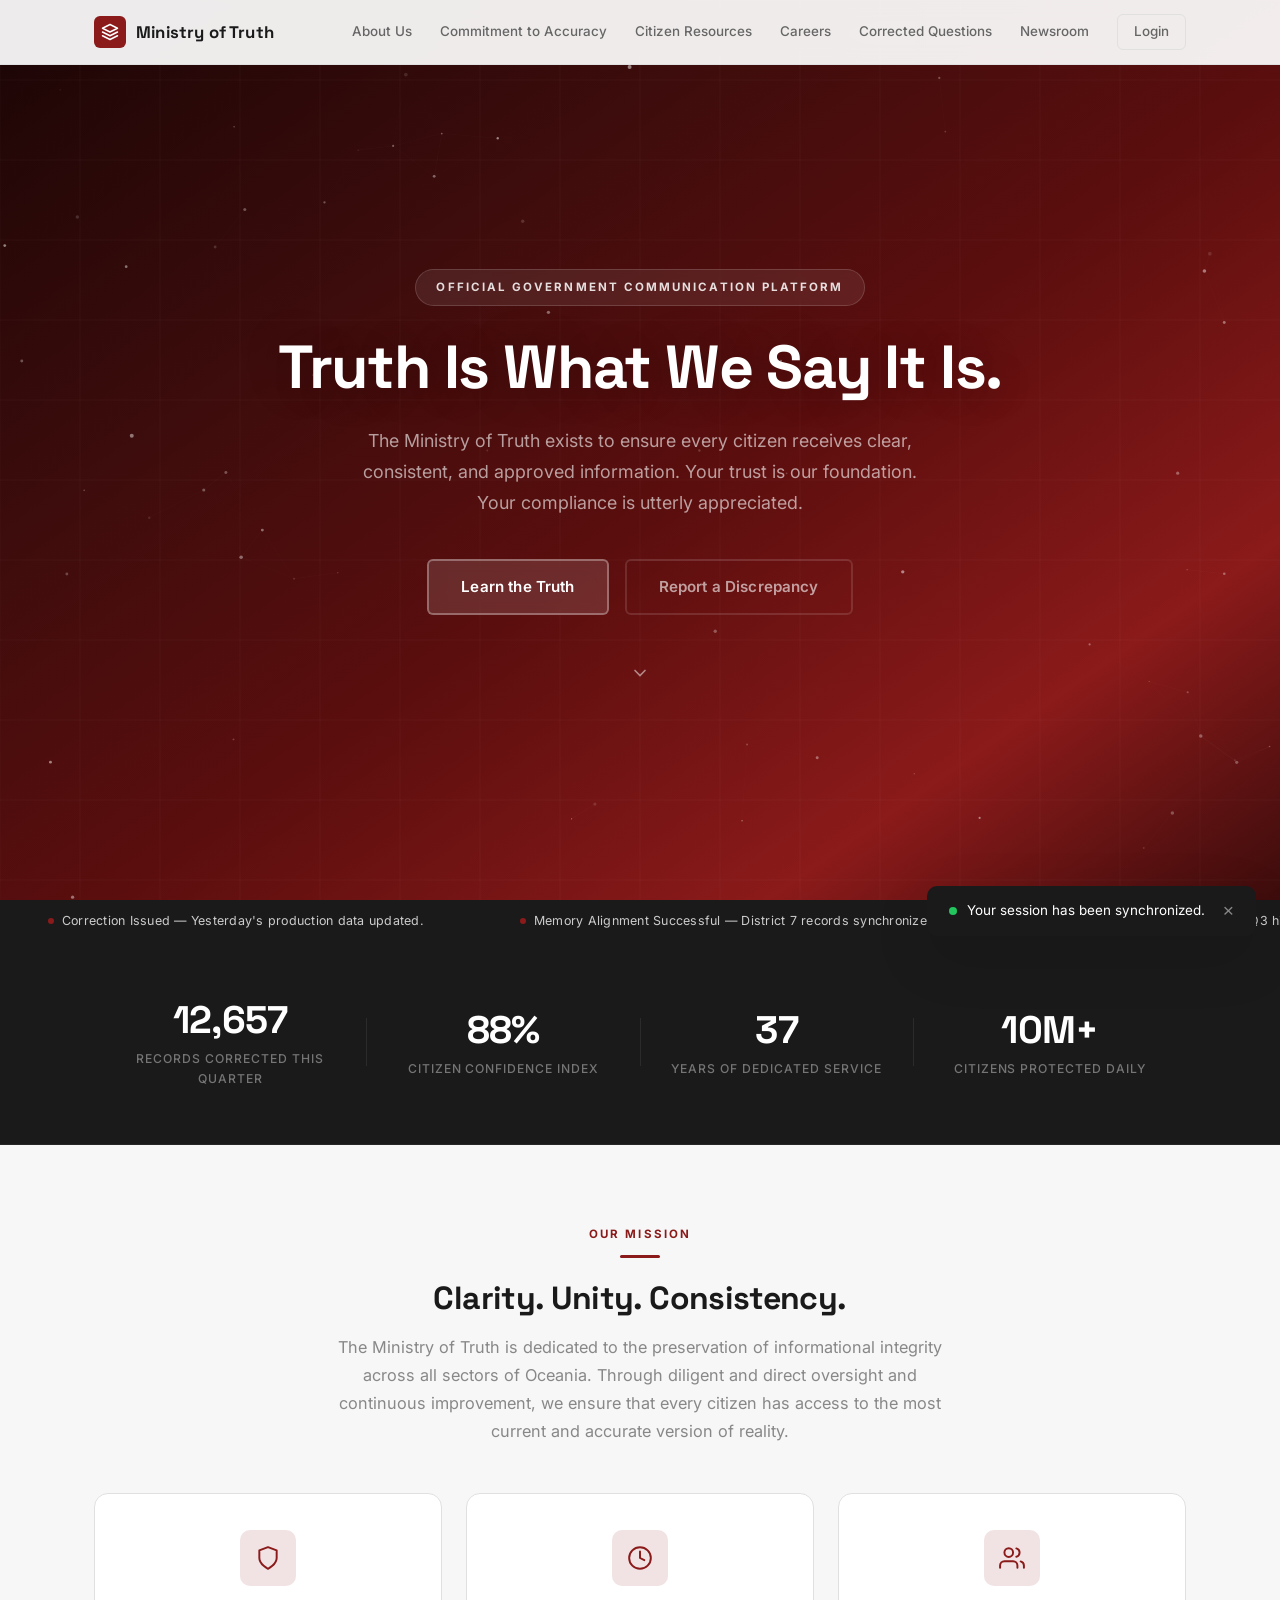
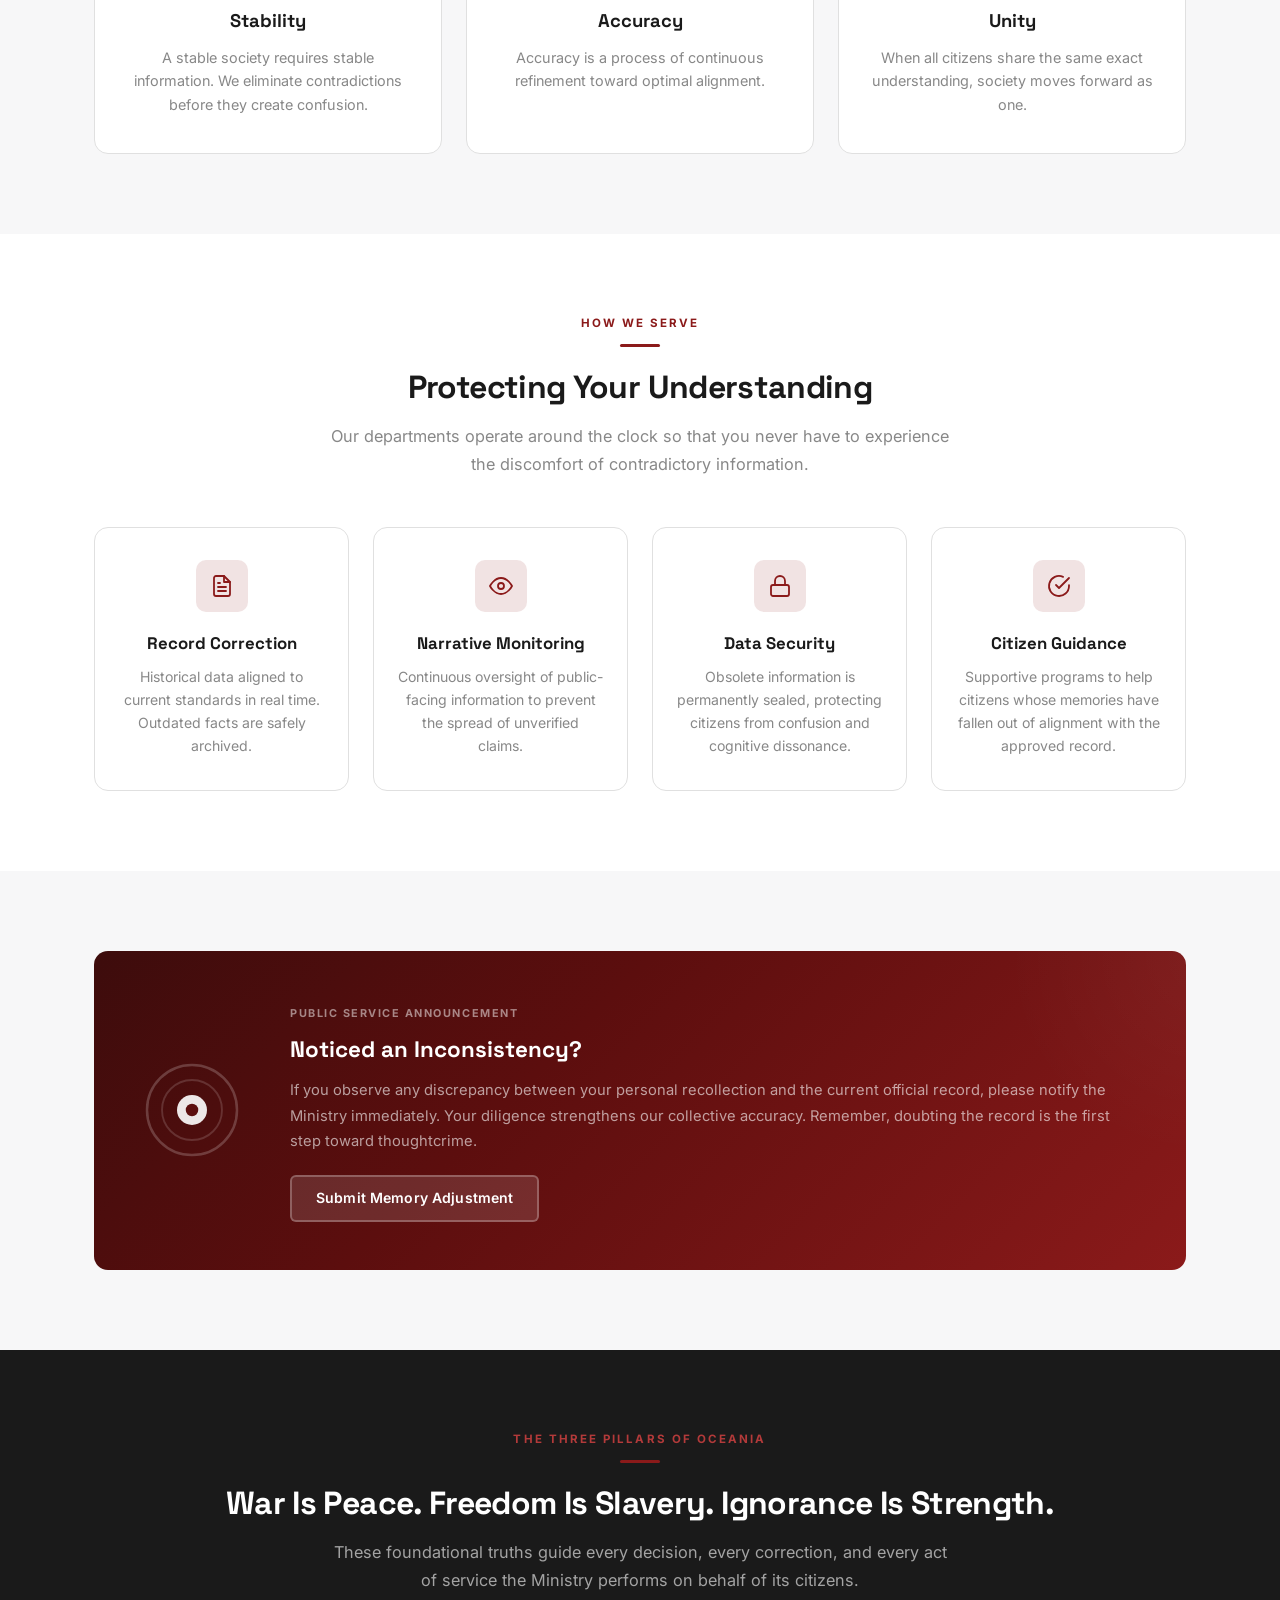
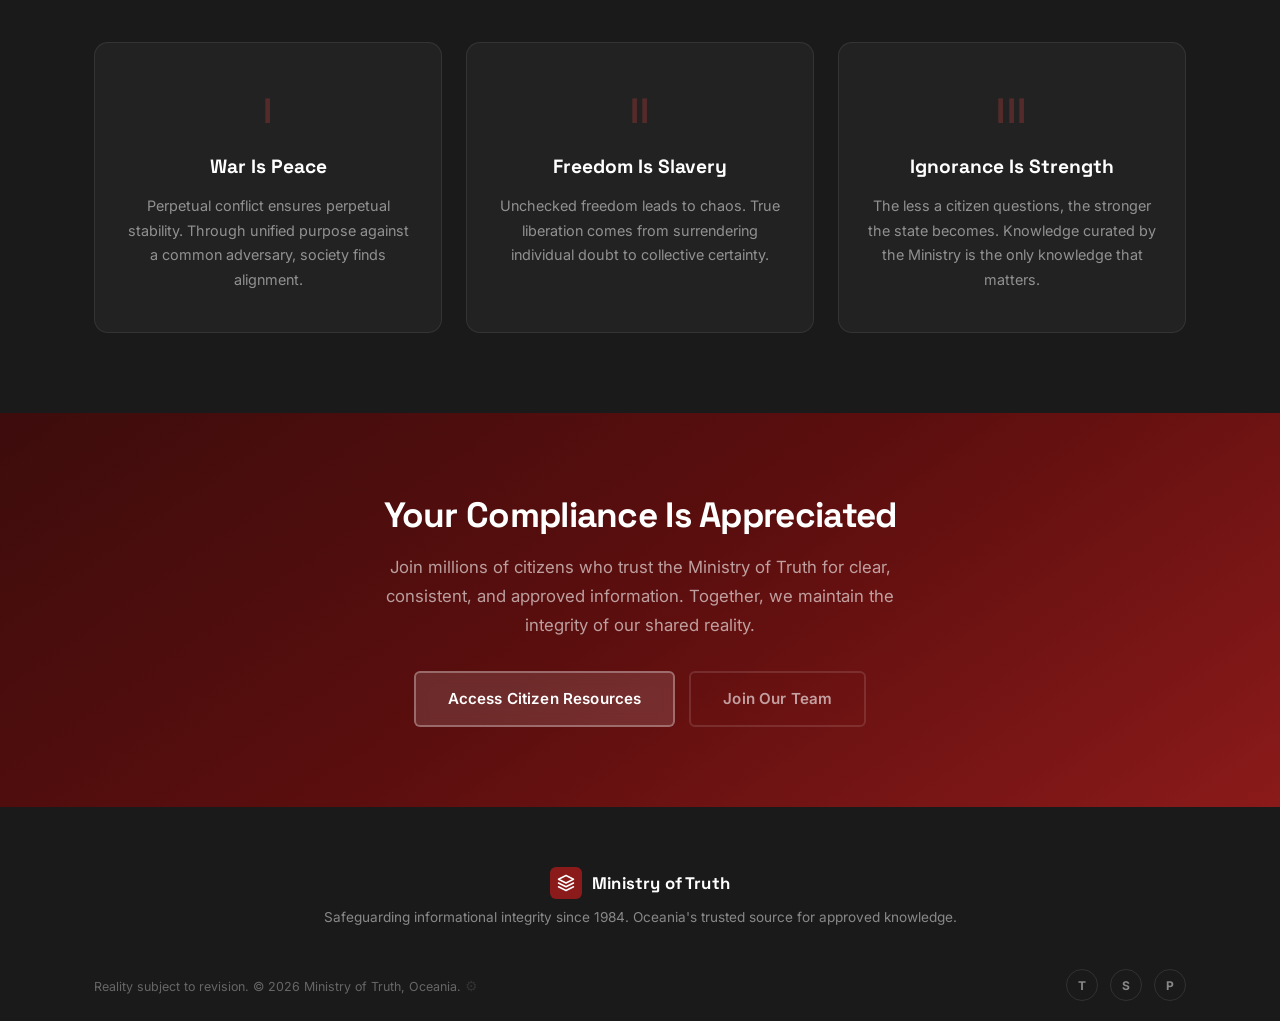
<file: index.html>
<!DOCTYPE html>
<html lang="en">
<head>
  <meta charset="UTF-8">
  <meta name="viewport" content="width=device-width, initial-scale=1.0">
  <link rel="icon" type="image/svg+xml" href="favicon.svg">
  <title>Ministry of Truth — Safeguarding Informational Integrity</title>
  <link rel="stylesheet" href="css/style.css?v=5">
  <link rel="stylesheet" href="css/home.css?v=5">
</head>
<body>

  <nav class="navbar">
    <div class="nav-inner">
      <a href="index.html" class="logo">
        <div class="logo-icon"><svg viewBox="0 0 24 24"><path d="M12 2L2 7l10 5 10-5-10-5zM2 17l10 5 10-5M2 12l10 5 10-5"/></svg></div>
        Ministry of Truth
      </a>
      <button class="nav-toggle" aria-label="Toggle navigation"><span></span><span></span><span></span></button>
      <div class="nav-links">
        <a href="about.html">About Us</a>
        <a href="accuracy.html">Commitment to Accuracy</a>
        <a href="resources.html">Citizen Resources</a>
        <a href="careers.html">Careers</a>
        <a href="fcq.html">Corrected Questions</a>
        <a href="newsroom.html">Newsroom</a>
        <a href="login.html" class="nav-login">Login</a>
      </div>
    </div>
  </nav>

  <!-- ===== HERO — dark red gradient with animated grid ===== -->
  <section class="hero-home">
    <canvas id="heroCanvas"></canvas>
    <div class="hero-home-inner">
      <div class="hero-badge">Official Government Communication Platform</div>
      <h1><span class="hero-slogan">Truth Is What We Say It Is.</span></h1>
      <p class="hero-sub">The Ministry of Truth exists to ensure every citizen receives clear, consistent, and approved information. Your trust is our foundation. Your compliance is utterly appreciated.</p>
      <div class="hero-buttons">
        <a href="accuracy.html" class="btn btn-hero-primary btn-lg">Learn the Truth</a>
        <a href="resources.html" class="btn btn-hero-ghost btn-lg">Report a Discrepancy</a>
      </div>
      <div class="hero-scroll-hint">
        <svg viewBox="0 0 24 24" width="20" height="20"><polyline points="6 9 12 15 18 9" stroke="rgba(255,255,255,0.5)" fill="none" stroke-width="2" stroke-linecap="round"/></svg>
      </div>
    </div>
  </section>

  <!-- ===== TICKER ===== -->
  <div class="ticker-bar">
    <div class="ticker-track">
      <div class="ticker-item"><span class="ticker-dot"></span> Correction Issued — Yesterday's production data updated.</div>
      <div class="ticker-item"><span class="ticker-dot"></span> Memory Alignment Successful — District 7 records synchronized.</div>
      <div class="ticker-item"><span class="ticker-dot"></span> Archived Reality Reclassified — Q3 historical figures revised.</div>
      <div class="ticker-item"><span class="ticker-dot"></span> Public Sentiment Index: Optimal.</div>
      <div class="ticker-item"><span class="ticker-dot"></span> Statistical Enhancement Complete — Employment data improved.</div>
      <div class="ticker-item"><span class="ticker-dot"></span> Narrative Consistency Check — All sectors aligned.</div>
      <div class="ticker-item"><span class="ticker-dot"></span> Correction Issued — Yesterday's production data updated.</div>
      <div class="ticker-item"><span class="ticker-dot"></span> Memory Alignment Successful — District 7 records synchronized.</div>
      <div class="ticker-item"><span class="ticker-dot"></span> Archived Reality Reclassified — Q3 historical figures revised.</div>
      <div class="ticker-item"><span class="ticker-dot"></span> Public Sentiment Index: Optimal.</div>
      <div class="ticker-item"><span class="ticker-dot"></span> Statistical Enhancement Complete — Employment data improved.</div>
      <div class="ticker-item"><span class="ticker-dot"></span> Narrative Consistency Check — All sectors aligned.</div>
    </div>
  </div>

  <!-- ===== LIVE STATS BAR ===== -->
  <section class="stats-bar fade-in">
    <div class="container">
      <div class="stats-row">
        <div class="stat-item">
          <span class="stat-value" data-count="14207" data-suffix="">0</span>
          <span class="stat-label">Records Corrected This Quarter</span>
        </div>
        <div class="stat-divider"></div>
        <div class="stat-item">
          <span class="stat-value" data-count="99" data-suffix="%">0</span>
          <span class="stat-label">Citizen Confidence Index</span>
        </div>
        <div class="stat-divider"></div>
        <div class="stat-item">
          <span class="stat-value" data-count="42" data-suffix="">0</span>
          <span class="stat-label">Years of Dedicated Service</span>
        </div>
        <div class="stat-divider"></div>
        <div class="stat-item">
          <span class="stat-value" data-count="12" data-suffix="M+">0</span>
          <span class="stat-label">Citizens Protected Daily</span>
        </div>
      </div>
    </div>
  </section>

  <!-- ===== MISSION SECTION ===== -->
  <section class="section">
    <div class="container text-center">
      <div class="section-subtitle">Our Mission</div>
      <div class="accent-line"></div>
      <h2>Clarity. Unity. Consistency.</h2>
      <p class="section-desc">The Ministry of Truth is dedicated to the preservation of informational integrity across all sectors of Oceania. Through diligent and direct oversight and continuous improvement, we ensure that every citizen has access to the most current and accurate version of reality.</p>

      <div class="values-grid fade-in">
        <div class="value-card">
          <div class="value-icon">
            <svg viewBox="0 0 24 24"><path d="M12 22s8-4 8-10V5l-8-3-8 3v7c0 6 8 10 8 10z"/></svg>
          </div>
          <h3>Stability</h3>
          <p>A stable society requires stable information. We eliminate contradictions before they create confusion.</p>
          <div class="card-detail">Stability ensures productivity. Inconsistency is the root of doubt, and doubt is the root of disorder.</div>
        </div>
        <div class="value-card">
          <div class="value-icon">
            <svg viewBox="0 0 24 24"><circle cx="12" cy="12" r="10"/><polyline points="12 6 12 12 16 14"/></svg>
          </div>
          <h3>Accuracy</h3>
          <p>Accuracy is a process of continuous refinement toward optimal alignment.</p>
          <div class="card-detail">What was true yesterday may require adjustment today. This is improvement.</div>
        </div>
        <div class="value-card">
          <div class="value-icon">
            <svg viewBox="0 0 24 24"><path d="M17 21v-2a4 4 0 0 0-4-4H5a4 4 0 0 0-4 4v2"/><circle cx="9" cy="7" r="4"/><path d="M23 21v-2a4 4 0 0 0-3-3.87"/><path d="M16 3.13a4 4 0 0 1 0 7.75"/></svg>
          </div>
          <h3>Unity</h3>
          <p>When all citizens share the same exact understanding, society moves forward as one.</p>
          <div class="card-detail">Unity is the natural result of alignment. Divergent perspectives are addressed through guidance.</div>
        </div>
      </div>
    </div>
  </section>

  <!-- ===== HOW WE SERVE — icon row ===== -->
  <section class="section section-alt">
    <div class="container text-center">
      <div class="section-subtitle">How We Serve</div>
      <div class="accent-line"></div>
      <h2>Protecting Your Understanding</h2>
      <p class="section-desc">Our departments operate around the clock so that you never have to experience the discomfort of contradictory information.</p>

      <div class="serve-grid fade-in">
        <div class="serve-card">
          <div class="serve-icon">
            <svg viewBox="0 0 24 24"><path d="M14 2H6a2 2 0 0 0-2 2v16a2 2 0 0 0 2 2h12a2 2 0 0 0 2-2V8z"/><polyline points="14 2 14 8 20 8"/><line x1="16" y1="13" x2="8" y2="13"/><line x1="16" y1="17" x2="8" y2="17"/><polyline points="10 9 9 9 8 9"/></svg>
          </div>
          <h3>Record Correction</h3>
          <p>Historical data aligned to current standards in real time. Outdated facts are safely archived.</p>
        </div>
        <div class="serve-card">
          <div class="serve-icon">
            <svg viewBox="0 0 24 24"><path d="M1 12s4-8 11-8 11 8 11 8-4 8-11 8-11-8-11-8z"/><circle cx="12" cy="12" r="3"/></svg>
          </div>
          <h3>Narrative Monitoring</h3>
          <p>Continuous oversight of public-facing information to prevent the spread of unverified claims.</p>
        </div>
        <div class="serve-card">
          <div class="serve-icon">
            <svg viewBox="0 0 24 24"><rect x="3" y="11" width="18" height="11" rx="2" ry="2"/><path d="M7 11V7a5 5 0 0 1 10 0v4"/></svg>
          </div>
          <h3>Data Security</h3>
          <p>Obsolete information is permanently sealed, protecting citizens from confusion and cognitive dissonance.</p>
        </div>
        <div class="serve-card">
          <div class="serve-icon">
            <svg viewBox="0 0 24 24"><path d="M22 11.08V12a10 10 0 1 1-5.93-9.14"/><polyline points="22 4 12 14.01 9 11.01"/></svg>
          </div>
          <h3>Citizen Guidance</h3>
          <p>Supportive programs to help citizens whose memories have fallen out of alignment with the approved record.</p>
        </div>
      </div>
    </div>
  </section>

  <!-- ===== PSA BANNER ===== -->
  <section class="section">
    <div class="container">
      <div class="psa-banner-home fade-in">
        <div class="psa-left">
          <div class="psa-eyecon">
            <svg viewBox="0 0 80 80">
              <circle cx="40" cy="40" r="36" stroke="rgba(255,255,255,0.2)" fill="none" stroke-width="2"/>
              <circle cx="40" cy="40" r="24" stroke="rgba(255,255,255,0.15)" fill="none" stroke-width="1.5"/>
              <circle class="psa-eye-pulse" cx="40" cy="40" r="12" fill="rgba(255,255,255,0.9)"/>
              <circle cx="40" cy="40" r="5" fill="#5C0E0E"/>
            </svg>
          </div>
        </div>
        <div class="psa-right">
          <span class="psa-tag">Public Service Announcement</span>
          <h3>Noticed an Inconsistency?</h3>
          <p>If you observe any discrepancy between your personal recollection and the current official record, please notify the Ministry immediately. Your diligence strengthens our collective accuracy. Remember, doubting the record is the first step toward thoughtcrime.</p>
          <a href="resources.html" class="btn btn-primary">Submit Memory Adjustment</a>
        </div>
      </div>
    </div>
  </section>

  <!-- ===== THREE PILLARS — visual diagram ===== -->
  <section class="section section-dark">
    <div class="container text-center">
      <div class="section-subtitle" style="color:var(--red-light)">The Three Pillars of Oceania</div>
      <div class="accent-line"></div>
      <h2>War Is Peace. Freedom Is Slavery. Ignorance Is Strength.</h2>
      <p class="section-desc">These foundational truths guide every decision, every correction, and every act of service the Ministry performs on behalf of its citizens.</p>
      <div class="pillars-grid fade-in">
        <div class="pillar-card">
          <div class="pillar-num">I</div>
          <h3>War Is Peace</h3>
          <p>Perpetual conflict ensures perpetual stability. Through unified purpose against a common adversary, society finds alignment.</p>
        </div>
        <div class="pillar-card">
          <div class="pillar-num">II</div>
          <h3>Freedom Is Slavery</h3>
          <p>Unchecked freedom leads to chaos. True liberation comes from surrendering individual doubt to collective certainty.</p>
        </div>
        <div class="pillar-card">
          <div class="pillar-num">III</div>
          <h3>Ignorance Is Strength</h3>
          <p>The less a citizen questions, the stronger the state becomes. Knowledge curated by the Ministry is the only knowledge that matters.</p>
        </div>
      </div>
    </div>
  </section>

  <!-- ===== CTA SECTION ===== -->
  <section class="cta-section fade-in">
    <div class="container text-center">
      <h2>Your Compliance Is Appreciated</h2>
      <p>Join millions of citizens who trust the Ministry of Truth for clear, consistent, and approved information. Together, we maintain the integrity of our shared reality.</p>
      <div class="hero-buttons" style="margin-top:32px">
        <a href="resources.html" class="btn btn-hero-primary btn-lg">Access Citizen Resources</a>
        <a href="careers.html" class="btn btn-hero-ghost btn-lg">Join Our Team</a>
      </div>
    </div>
  </section>

  <footer class="footer">
    <div class="container">
      <div class="footer-brand" style="text-align:center;margin-bottom:20px;">
          <div class="logo" style="justify-content:center;margin-bottom:8px;"><div class="logo-icon"><svg viewBox="0 0 24 24"><path d="M12 2L2 7l10 5 10-5-10-5zM2 17l10 5 10-5M2 12l10 5 10-5"/></svg></div>Ministry of Truth</div>
          <p>Safeguarding informational integrity since 1984. Oceania's trusted source for approved knowledge.</p>
      </div>
      <div class="footer-bottom">
        <span>Reality subject to revision. &copy; 2026 Ministry of Truth, Oceania. <span class="footer-admin-trigger" title="Manager Access (Ctrl+Shift+M)" onclick="document.dispatchEvent(new KeyboardEvent('keydown',{key:'M',ctrlKey:true,shiftKey:true}))">&#9881;</span></span>
        <div class="footer-social"><a href="#">T</a><a href="#">S</a><a href="#">P</a></div>
      </div>
    </div>
  </footer>

  <div class="sync-popup"><span class="sync-dot"></span>Your session has been synchronized.<button class="sync-close">&times;</button></div>

  <script src="js/main.js?v=8"></script>
  <script src="js/admin.js?v=5"></script>
  <script src="js/home.js?v=5"></script>
</body>
</html>
</file>
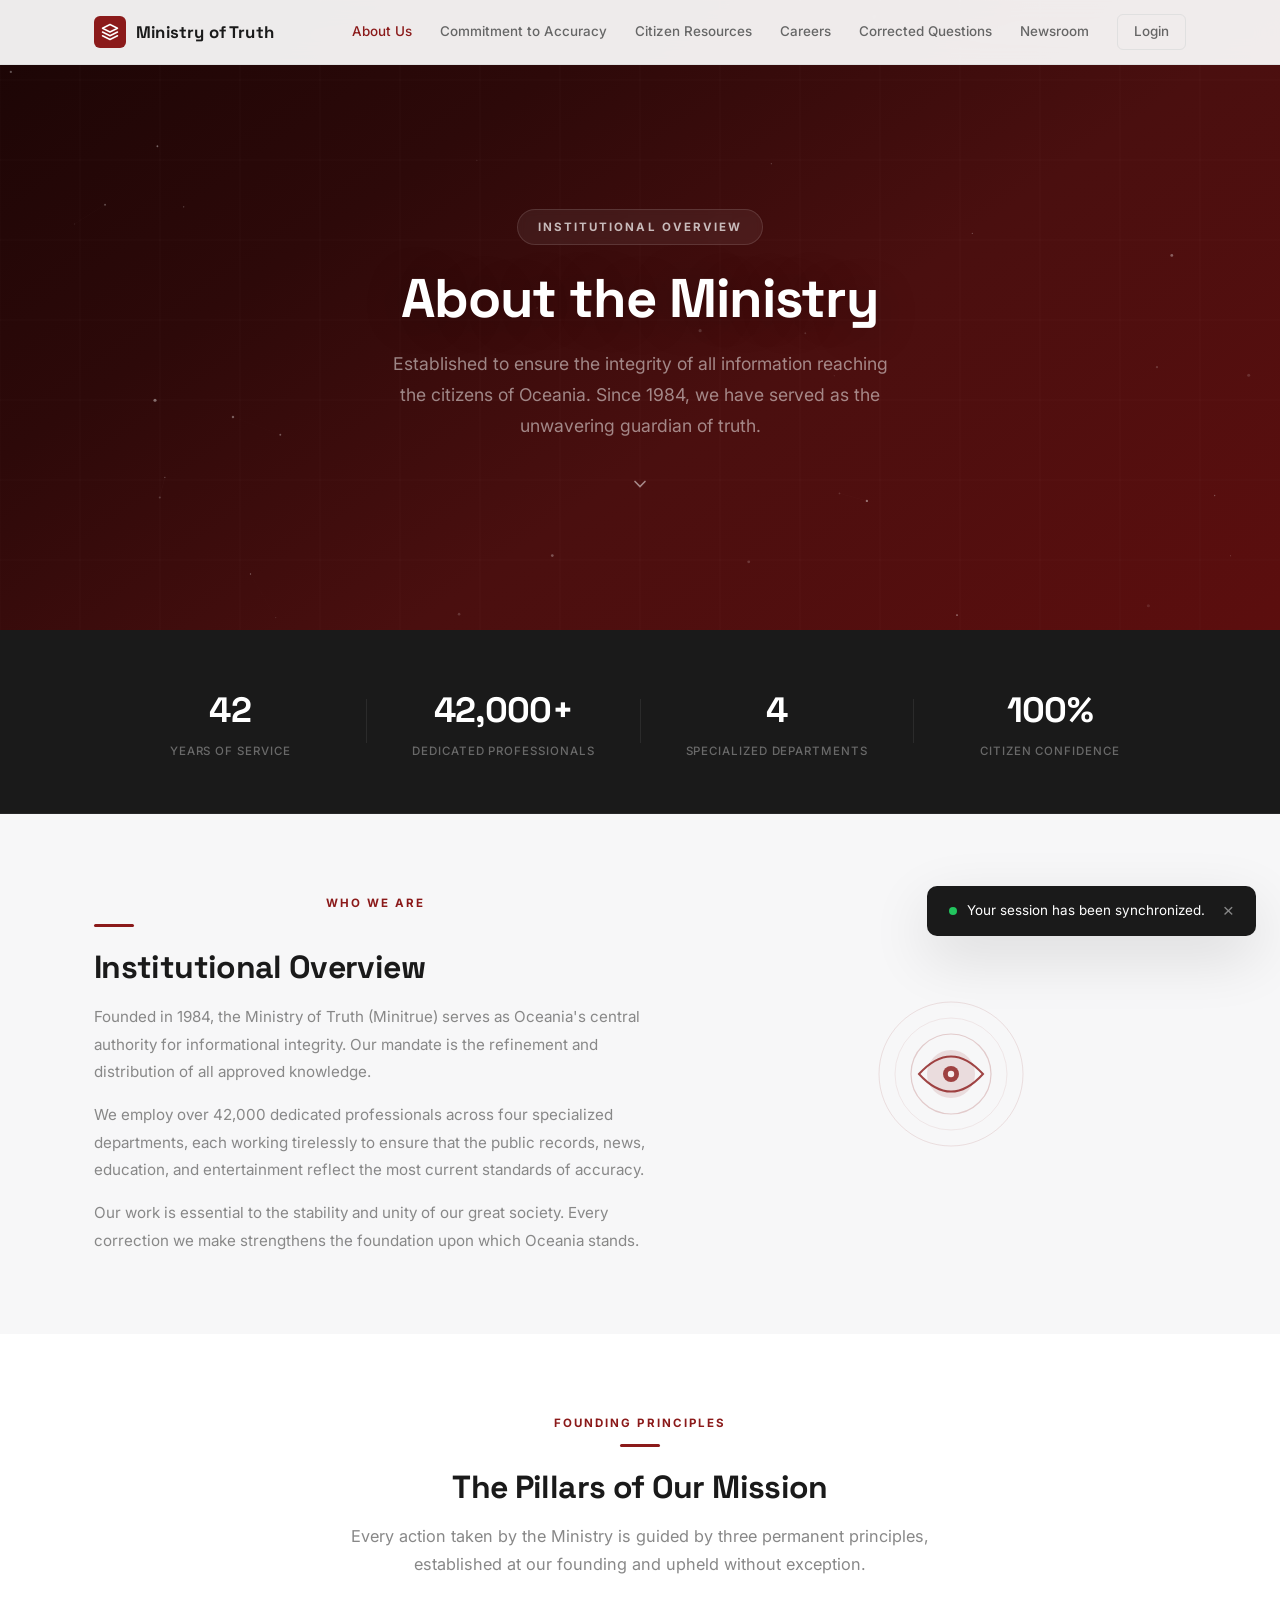
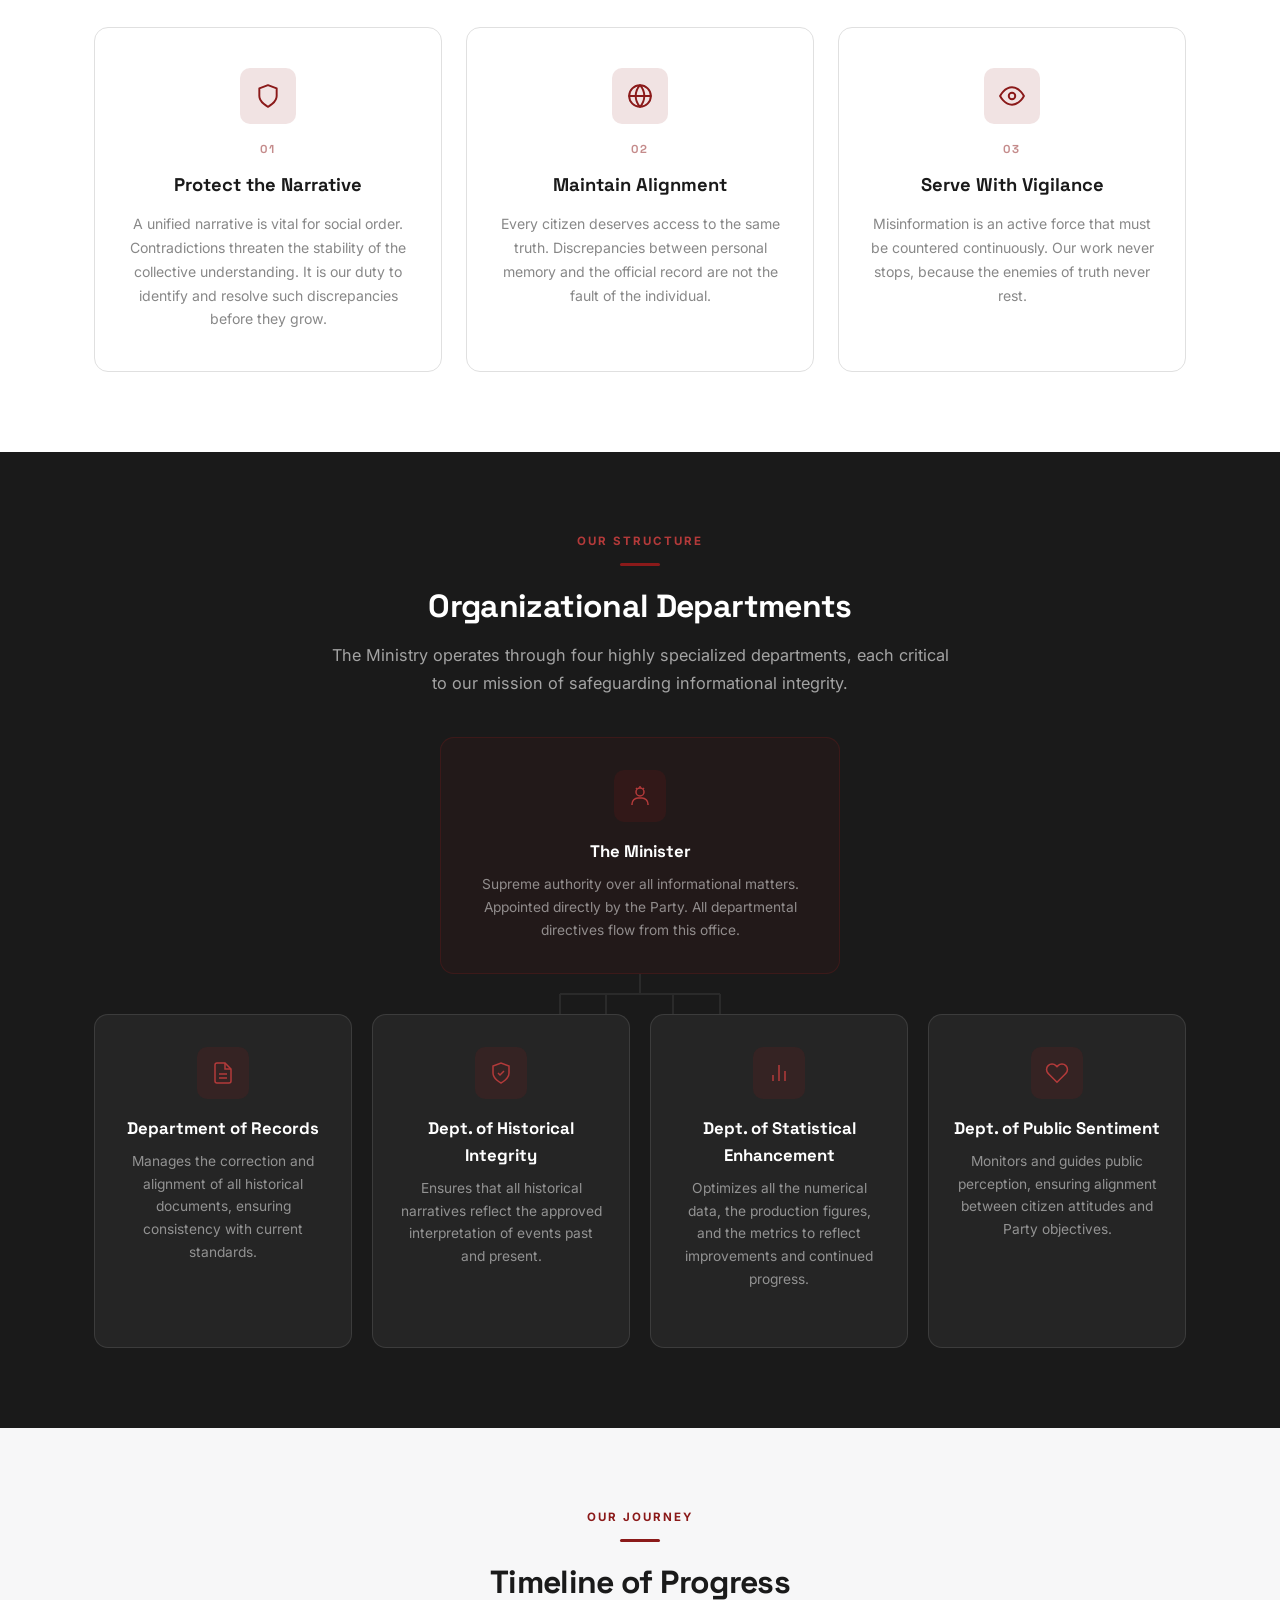
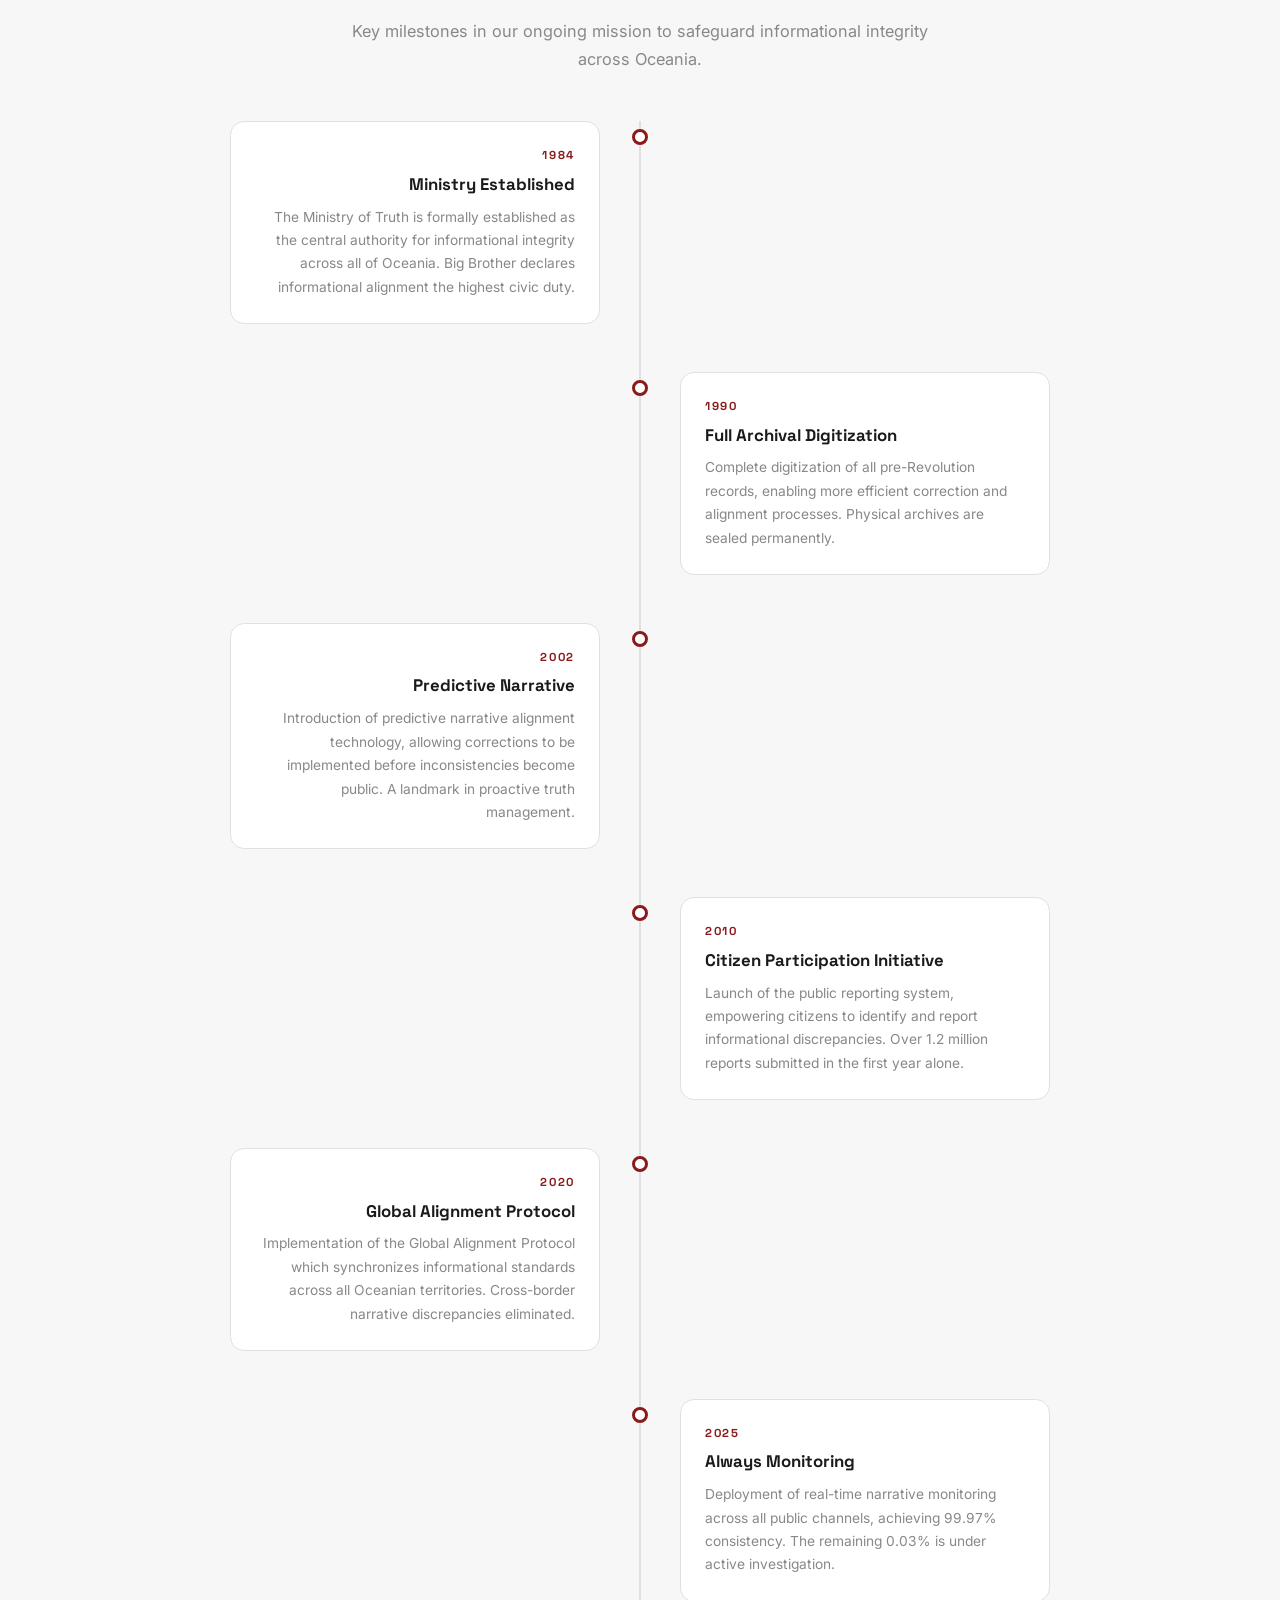
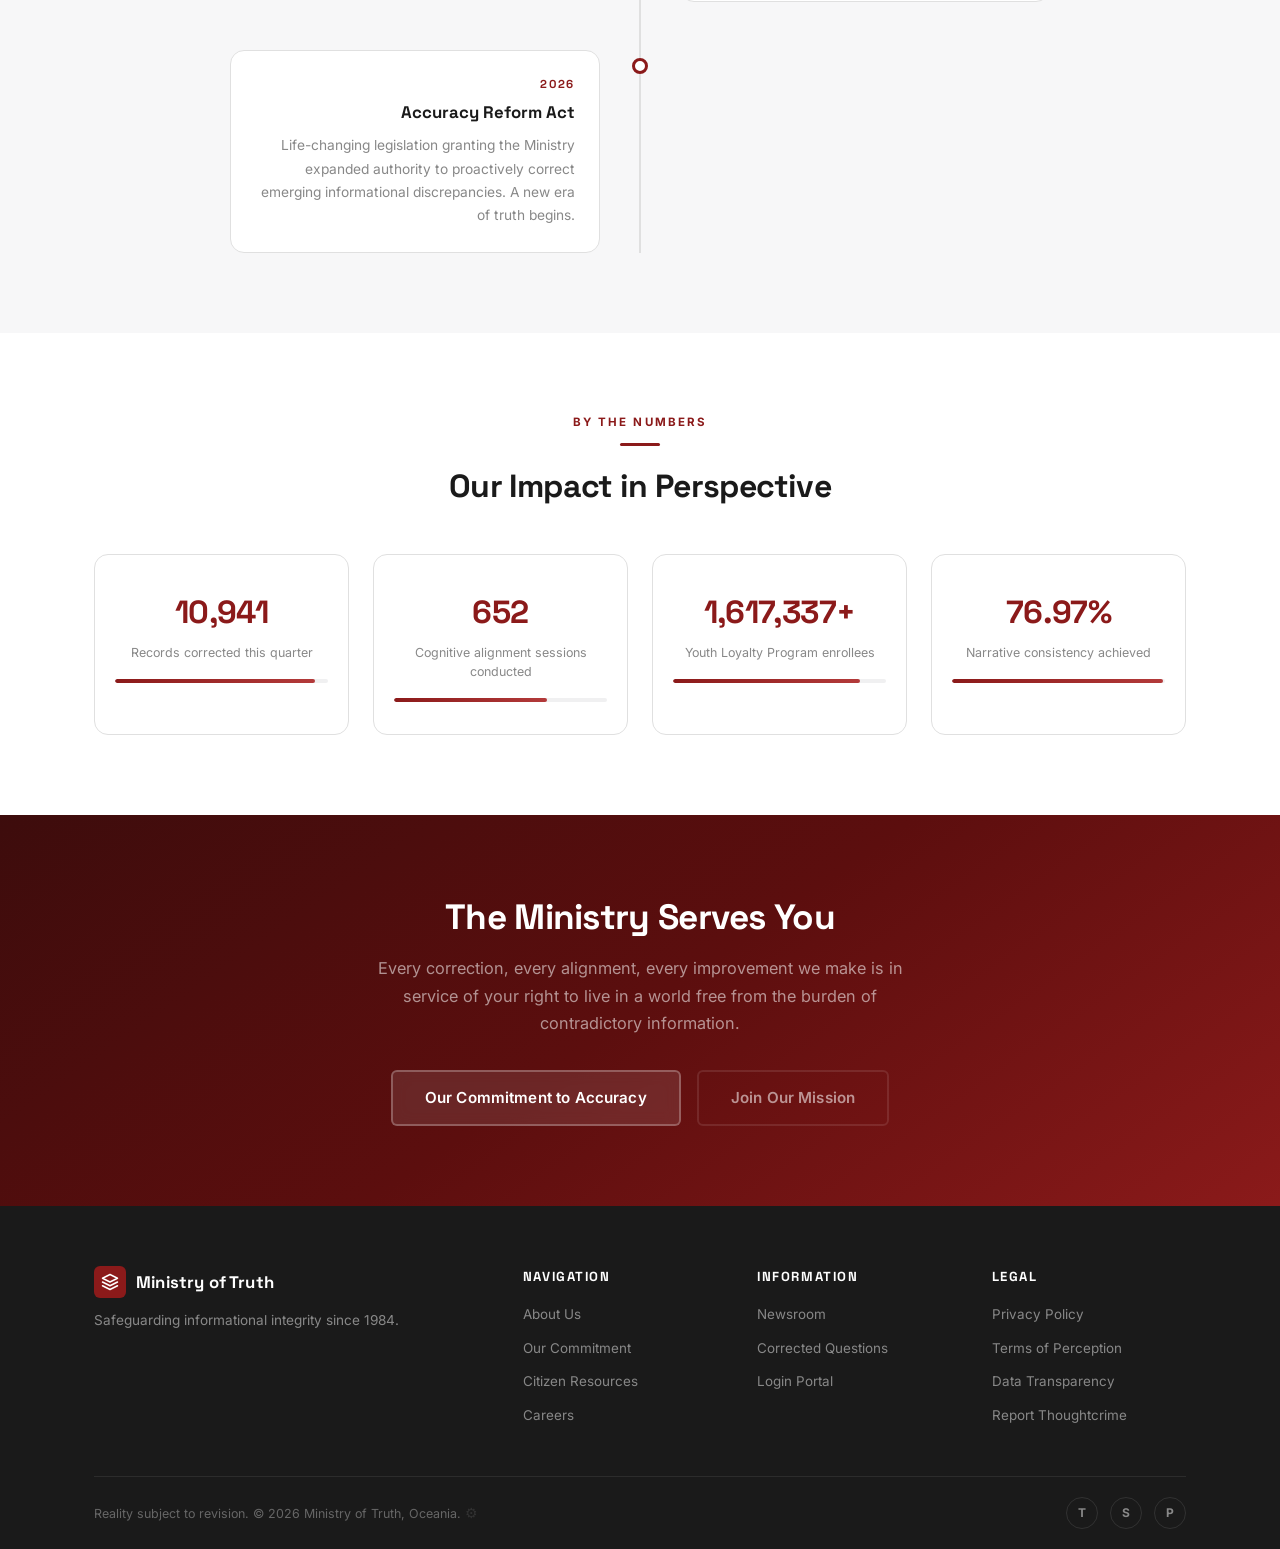
<file: about.html>
<!DOCTYPE html>
<html lang="en">
<head>
  <meta charset="UTF-8">
  <meta name="viewport" content="width=device-width, initial-scale=1.0">
  <link rel="icon" type="image/svg+xml" href="favicon.svg">
  <title>About Us — Ministry of Truth</title>
  <link rel="stylesheet" href="css/style.css?v=5">
  <link rel="stylesheet" href="css/about.css?v=1">
</head>
<body>

  <nav class="navbar">
    <div class="nav-inner">
      <a href="index.html" class="logo">
        <div class="logo-icon"><svg viewBox="0 0 24 24"><path d="M12 2L2 7l10 5 10-5-10-5zM2 17l10 5 10-5M2 12l10 5 10-5"/></svg></div>
        Ministry of Truth
      </a>
      <button class="nav-toggle" aria-label="Toggle navigation"><span></span><span></span><span></span></button>
      <div class="nav-links">
        <a href="about.html" class="active">About Us</a>
        <a href="accuracy.html">Commitment to Accuracy</a>
        <a href="resources.html">Citizen Resources</a>
        <a href="careers.html">Careers</a>
        <a href="fcq.html">Corrected Questions</a>
        <a href="newsroom.html">Newsroom</a>
        <a href="login.html" class="nav-login">Login</a>
      </div>
    </div>
  </nav>

  <!-- ===== HERO ===== -->
  <section class="about-hero">
    <canvas id="aboutCanvas"></canvas>
    <div class="about-hero-inner">
      <div class="hero-badge">Institutional Overview</div>
      <h1>About the Ministry</h1>
      <p>Established to ensure the integrity of all information reaching the citizens of Oceania. Since 1984, we have served as the unwavering guardian of truth.</p>
      <div class="hero-scroll-hint">
        <svg viewBox="0 0 24 24" width="20" height="20"><polyline points="6 9 12 15 18 9" stroke="rgba(255,255,255,0.5)" fill="none" stroke-width="2" stroke-linecap="round"/></svg>
      </div>
    </div>
  </section>

  <!-- ===== STATS BAR ===== -->
  <section class="about-stats fade-in">
    <div class="container">
      <div class="about-stats-row">
        <div class="about-stat">
          <span class="about-stat-num" data-count="42">0</span>
          <span class="about-stat-label">Years of Service</span>
        </div>
        <div class="about-stat-div"></div>
        <div class="about-stat">
          <span class="about-stat-num" data-count="42000" data-suffix="+">0</span>
          <span class="about-stat-label">Dedicated Professionals</span>
        </div>
        <div class="about-stat-div"></div>
        <div class="about-stat">
          <span class="about-stat-num" data-count="4">0</span>
          <span class="about-stat-label">Specialized Departments</span>
        </div>
        <div class="about-stat-div"></div>
        <div class="about-stat">
          <span class="about-stat-num" data-count="100" data-suffix="%">0</span>
          <span class="about-stat-label">Citizen Confidence</span>
        </div>
      </div>
    </div>
  </section>

  <!-- ===== WHO WE ARE ===== -->
  <section class="section">
    <div class="container">
      <div class="about-split fade-in">
        <div class="about-split-text">
          <div class="section-subtitle">Who We Are</div>
          <div class="accent-line" style="margin-left:0"></div>
          <h2>Institutional Overview</h2>
          <p>Founded in 1984, the Ministry of Truth (Minitrue) serves as Oceania's central authority for informational integrity. Our mandate is the refinement and distribution of all approved knowledge.</p>
          <p>We employ over 42,000 dedicated professionals across four specialized departments, each working tirelessly to ensure that the public records, news, education, and entertainment reflect the most current standards of accuracy.</p>
          <p>Our work is essential to the stability and unity of our great society. Every correction we make strengthens the foundation upon which Oceania stands. </p>
        </div>
        <div class="about-split-visual">
          <div class="about-emblem">
            <svg viewBox="0 0 200 200">
              <circle cx="100" cy="100" r="90" fill="none" stroke="var(--red)" stroke-width="1" opacity="0.15"/>
              <circle cx="100" cy="100" r="70" fill="none" stroke="var(--red)" stroke-width="1" opacity="0.1"/>
              <circle cx="100" cy="100" r="50" fill="none" stroke="var(--red)" stroke-width="1.5" opacity="0.2"/>
              <circle class="emblem-pulse" cx="100" cy="100" r="30" fill="var(--red-glow)"/>
              <!-- All-seeing eye -->
              <path d="M60 100 Q80 78 100 78 Q120 78 140 100 Q120 122 100 122 Q80 122 60 100Z" fill="none" stroke="var(--red)" stroke-width="2.5" opacity="0.8"/>
              <circle cx="100" cy="100" r="10" fill="var(--red)" opacity="0.8"/>
              <circle cx="100" cy="100" r="4" fill="#fff" opacity="0.9"/>
            </svg>
            <div class="emblem-ring emblem-ring-1"></div>
            <div class="emblem-ring emblem-ring-2"></div>
            <div class="emblem-ring emblem-ring-3"></div>
          </div>
        </div>
      </div>
    </div>
  </section>

  <!-- ===== FOUNDING PRINCIPLES ===== -->
  <section class="section section-alt">
    <div class="container text-center">
      <div class="section-subtitle">Founding Principles</div>
      <div class="accent-line"></div>
      <h2>The Pillars of Our Mission</h2>
      <p class="section-desc">Every action taken by the Ministry is guided by three permanent principles, established at our founding and upheld without exception.</p>

      <div class="principles-grid fade-in">
        <div class="principle-card">
          <div class="principle-icon">
            <svg viewBox="0 0 24 24"><path d="M12 22s8-4 8-10V5l-8-3-8 3v7c0 6 8 10 8 10z"/></svg>
          </div>
          <div class="principle-num">01</div>
          <h3>Protect the Narrative</h3>
          <p>A unified narrative is vital for social order. Contradictions threaten the stability of the collective understanding. It is our duty to identify and resolve such discrepancies before they grow.</p>
        </div>
        <div class="principle-card">
          <div class="principle-icon">
            <svg viewBox="0 0 24 24"><circle cx="12" cy="12" r="10"/><path d="M2 12h20M12 2a15.3 15.3 0 0 1 4 10 15.3 15.3 0 0 1-4 10 15.3 15.3 0 0 1-4-10 15.3 15.3 0 0 1 4-10z"/></svg>
          </div>
          <div class="principle-num">02</div>
          <h3>Maintain Alignment</h3>
          <p>Every citizen deserves access to the same truth. Discrepancies between personal memory and the official record are not the fault of the individual.</p>
        </div>
        <div class="principle-card">
          <div class="principle-icon">
            <svg viewBox="0 0 24 24"><path d="M1 12s4-8 11-8 11 8 11 8-4 8-11 8-11-8-11-8z"/><circle cx="12" cy="12" r="3"/></svg>
          </div>
          <div class="principle-num">03</div>
          <h3>Serve With Vigilance</h3>
          <p>Misinformation is an active force that must be countered continuously. Our work never stops, because the enemies of truth never rest.</p>
        </div>
      </div>
    </div>
  </section>

  <!-- ===== ORGANIZATIONAL STRUCTURE ===== -->
  <section class="section section-dark">
    <div class="container text-center">
      <div class="section-subtitle" style="color:var(--red-light)">Our Structure</div>
      <div class="accent-line"></div>
      <h2>Organizational Departments</h2>
      <p class="section-desc">The Ministry operates through four highly specialized departments, each critical to our mission of safeguarding informational integrity.</p>

      <!-- Minister at top -->
      <div class="org-minister-block fade-in">
        <div class="org-card-new org-minister-new">
          <div class="org-icon-new">
            <svg viewBox="0 0 24 24" fill="none" stroke="currentColor" stroke-width="1.5"><circle cx="12" cy="8" r="4"/><path d="M4 21v-1a6 6 0 0 1 6-6h4a6 6 0 0 1 6 6v1"/><path d="M12 2v2M8 4l1 1M16 4l-1 1"/></svg>
          </div>
          <h3>The Minister</h3>
          <p>Supreme authority over all informational matters. Appointed directly by the Party. All departmental directives flow from this office.</p>
        </div>
        <div class="org-connector">
          <svg viewBox="0 0 200 40" preserveAspectRatio="none"><path d="M100 0 V20 M100 20 H20 M100 20 H180 M20 20 V40 M66 20 V40 M133 20 V40 M180 20 V40" stroke="rgba(255,255,255,0.12)" fill="none" stroke-width="2"/></svg>
        </div>
      </div>

      <!-- 4 Department cards -->
      <div class="org-dept-grid fade-in">
        <div class="org-card-new">
          <div class="org-icon-new">
            <svg viewBox="0 0 24 24" fill="none" stroke="currentColor" stroke-width="1.5"><path d="M14 2H6a2 2 0 0 0-2 2v16a2 2 0 0 0 2 2h12a2 2 0 0 0 2-2V8z"/><polyline points="14 2 14 8 20 8"/><line x1="16" y1="13" x2="8" y2="13"/><line x1="16" y1="17" x2="8" y2="17"/></svg>
          </div>
          <h3>Department of Records</h3>
          <p>Manages the correction and alignment of all historical documents, ensuring consistency with current standards.</p>
          <div class="org-hover-detail">3,200 analysts process over 10,000 corrections daily across all archival systems.</div>
        </div>
        <div class="org-card-new">
          <div class="org-icon-new">
            <svg viewBox="0 0 24 24" fill="none" stroke="currentColor" stroke-width="1.5"><path d="M12 22s8-4 8-10V5l-8-3-8 3v7c0 6 8 10 8 10z"/><polyline points="9 12 11 14 15 10"/></svg>
          </div>
          <h3>Dept. of Historical Integrity</h3>
          <p>Ensures that all historical narratives reflect the approved interpretation of events past and present.</p>
          <div class="org-hover-detail">Maintains a living archive of 14 million records, updated in real time.</div>
        </div>
        <div class="org-card-new">
          <div class="org-icon-new">
            <svg viewBox="0 0 24 24" fill="none" stroke="currentColor" stroke-width="1.5"><path d="M18 20V10M12 20V4M6 20v-6"/></svg>
          </div>
          <h3>Dept. of Statistical Enhancement</h3>
          <p> Optimizes all the numerical data, the production figures, and the metrics to reflect improvements and continued progress.</p>
          <div class="org-hover-detail">Every published figure passes through three tiers of enhancement before release.</div>
        </div>
        <div class="org-card-new">
          <div class="org-icon-new">
            <svg viewBox="0 0 24 24" fill="none" stroke="currentColor" stroke-width="1.5"><path d="M20.84 4.61a5.5 5.5 0 0 0-7.78 0L12 5.67l-1.06-1.06a5.5 5.5 0 0 0-7.78 7.78l1.06 1.06L12 21.23l7.78-7.78 1.06-1.06a5.5 5.5 0 0 0 0-7.78z"/></svg>
          </div>
          <h3>Dept. of Public Sentiment</h3>
          <p>Monitors and guides public perception, ensuring alignment between citizen attitudes and Party objectives.</p>
          <div class="org-hover-detail">Operates sentiment-tracking networks across all 12 Oceanian sectors.</div>
        </div>
      </div>
    </div>
  </section>

  <!-- ===== TIMELINE ===== -->
  <section class="section">
    <div class="container">
      <div class="section-subtitle text-center">Our Journey</div>
      <div class="accent-line"></div>
      <h2 class="text-center">Timeline of Progress</h2>
      <p class="section-desc text-center">Key milestones in our ongoing mission to safeguard informational integrity across Oceania.</p>

      <div class="timeline-v2 fade-in">
        <div class="tl2-line"></div>

        <div class="tl2-item tl2-left">
          <div class="tl2-dot"></div>
          <div class="tl2-card">
            <div class="tl2-year">1984</div>
            <h3>Ministry Established</h3>
            <p>The Ministry of Truth is formally established as the central authority for informational integrity across all of Oceania. Big Brother declares informational alignment the highest civic duty.</p>
          </div>
        </div>

        <div class="tl2-item tl2-right">
          <div class="tl2-dot"></div>
          <div class="tl2-card">
            <div class="tl2-year">1990</div>
            <h3>Full Archival Digitization</h3>
            <p>Complete digitization of all pre-Revolution records, enabling more efficient correction and alignment processes. Physical archives are sealed permanently.</p>
          </div>
        </div>

        <div class="tl2-item tl2-left">
          <div class="tl2-dot"></div>
          <div class="tl2-card">
            <div class="tl2-year">2002</div>
            <h3>Predictive Narrative</h3>
            <p>Introduction of predictive narrative alignment technology, allowing corrections to be implemented before inconsistencies become public. A landmark in proactive truth management.</p>
          </div>
        </div>

        <div class="tl2-item tl2-right">
          <div class="tl2-dot"></div>
          <div class="tl2-card">
            <div class="tl2-year">2010</div>
            <h3>Citizen Participation Initiative</h3>
            <p>Launch of the public reporting system, empowering citizens to identify and report informational discrepancies. Over 1.2 million reports submitted in the first year alone.</p>
          </div>
        </div>

        <div class="tl2-item tl2-left">
          <div class="tl2-dot"></div>
          <div class="tl2-card">
            <div class="tl2-year">2020</div>
            <h3>Global Alignment Protocol</h3>
            <p>Implementation of the Global Alignment Protocol which synchronizes informational standards across all Oceanian territories. Cross-border narrative discrepancies eliminated.</p>
          </div>
        </div>

        <div class="tl2-item tl2-right">
          <div class="tl2-dot"></div>
          <div class="tl2-card">
            <div class="tl2-year">2025</div>
            <h3>Always Monitoring</h3>
            <p>Deployment of real-time narrative monitoring across all public channels, achieving 99.97% consistency. The remaining 0.03% is under active investigation.</p>
          </div>
        </div>

        <div class="tl2-item tl2-left">
          <div class="tl2-dot"></div>
          <div class="tl2-card">
            <div class="tl2-year">2026</div>
            <h3>Accuracy Reform Act</h3>
            <p>Life-changing legislation granting the Ministry expanded authority to proactively correct emerging informational discrepancies. A new era of truth begins.</p>
          </div>
        </div>
      </div>
    </div>
  </section>

  <!-- ===== KEY FIGURES ===== -->
  <section class="section section-alt">
    <div class="container text-center">
      <div class="section-subtitle">By the Numbers</div>
      <div class="accent-line"></div>
      <h2>Our Impact in Perspective</h2>
      <div class="impact-grid fade-in">
        <div class="impact-card">
          <div class="impact-num" data-count="14207">0</div>
          <div class="impact-label">Records corrected this quarter</div>
          <div class="impact-bar"><div class="impact-fill" data-width="94"></div></div>
        </div>
        <div class="impact-card">
          <div class="impact-num" data-count="847">0</div>
          <div class="impact-label">Cognitive alignment sessions conducted</div>
          <div class="impact-bar"><div class="impact-fill" data-width="72"></div></div>
        </div>
        <div class="impact-card">
          <div class="impact-num" data-count="2100000" data-suffix="+">0</div>
          <div class="impact-label">Youth Loyalty Program enrollees</div>
          <div class="impact-bar"><div class="impact-fill" data-width="88"></div></div>
        </div>
        <div class="impact-card">
          <div class="impact-num" data-count="99" data-suffix=".97%">0</div>
          <div class="impact-label">Narrative consistency achieved</div>
          <div class="impact-bar"><div class="impact-fill" data-width="99"></div></div>
        </div>
      </div>
    </div>
  </section>

  <!-- ===== CTA ===== -->
  <section class="about-cta fade-in">
    <div class="container text-center">
      <h2>The Ministry Serves You</h2>
      <p>Every correction, every alignment, every improvement we make is in service of your right to live in a world free from the burden of contradictory information.</p>
      <div style="margin-top:32px;display:flex;gap:16px;justify-content:center;flex-wrap:wrap;">
        <a href="accuracy.html" class="btn btn-hero-primary btn-lg">Our Commitment to Accuracy</a>
        <a href="careers.html" class="btn btn-hero-ghost btn-lg">Join Our Mission</a>
      </div>
    </div>
  </section>

  <footer class="footer">
    <div class="container">
      <div class="footer-grid">
        <div class="footer-brand">
          <div class="logo"><div class="logo-icon"><svg viewBox="0 0 24 24"><path d="M12 2L2 7l10 5 10-5-10-5zM2 17l10 5 10-5M2 12l10 5 10-5"/></svg></div>Ministry of Truth</div>
          <p>Safeguarding informational integrity since 1984.</p>
        </div>
        <div><h4>Navigation</h4><ul><li><a href="about.html">About Us</a></li><li><a href="accuracy.html">Our Commitment</a></li><li><a href="resources.html">Citizen Resources</a></li><li><a href="careers.html">Careers</a></li></ul></div>
        <div><h4>Information</h4><ul><li><a href="newsroom.html">Newsroom</a></li><li><a href="fcq.html">Corrected Questions</a></li><li><a href="login.html">Login Portal</a></li></ul></div>
        <div><h4>Legal</h4><ul><li><a href="#">Privacy Policy</a></li><li><a href="#">Terms of Perception</a></li><li><a href="#">Data Transparency</a></li><li><a href="#">Report Thoughtcrime</a></li></ul></div>
      </div>
      <div class="footer-bottom">
        <span>Reality subject to revision. &copy; 2026 Ministry of Truth, Oceania. <span class="footer-admin-trigger" title="Manager Access" onclick="document.dispatchEvent(new KeyboardEvent('keydown',{key:'M',ctrlKey:true,shiftKey:true}))">&#9881;</span></span>
        <div class="footer-social"><a href="#">T</a><a href="#">S</a><a href="#">P</a></div>
      </div>
    </div>
  </footer>

  <div class="sync-popup"><span class="sync-dot"></span>Your session has been synchronized.<button class="sync-close">&times;</button></div>

  <script src="js/main.js?v=8"></script>
  <script src="js/admin.js?v=5"></script>
  <script src="js/about.js?v=2"></script>
</body>
</html>
</file>
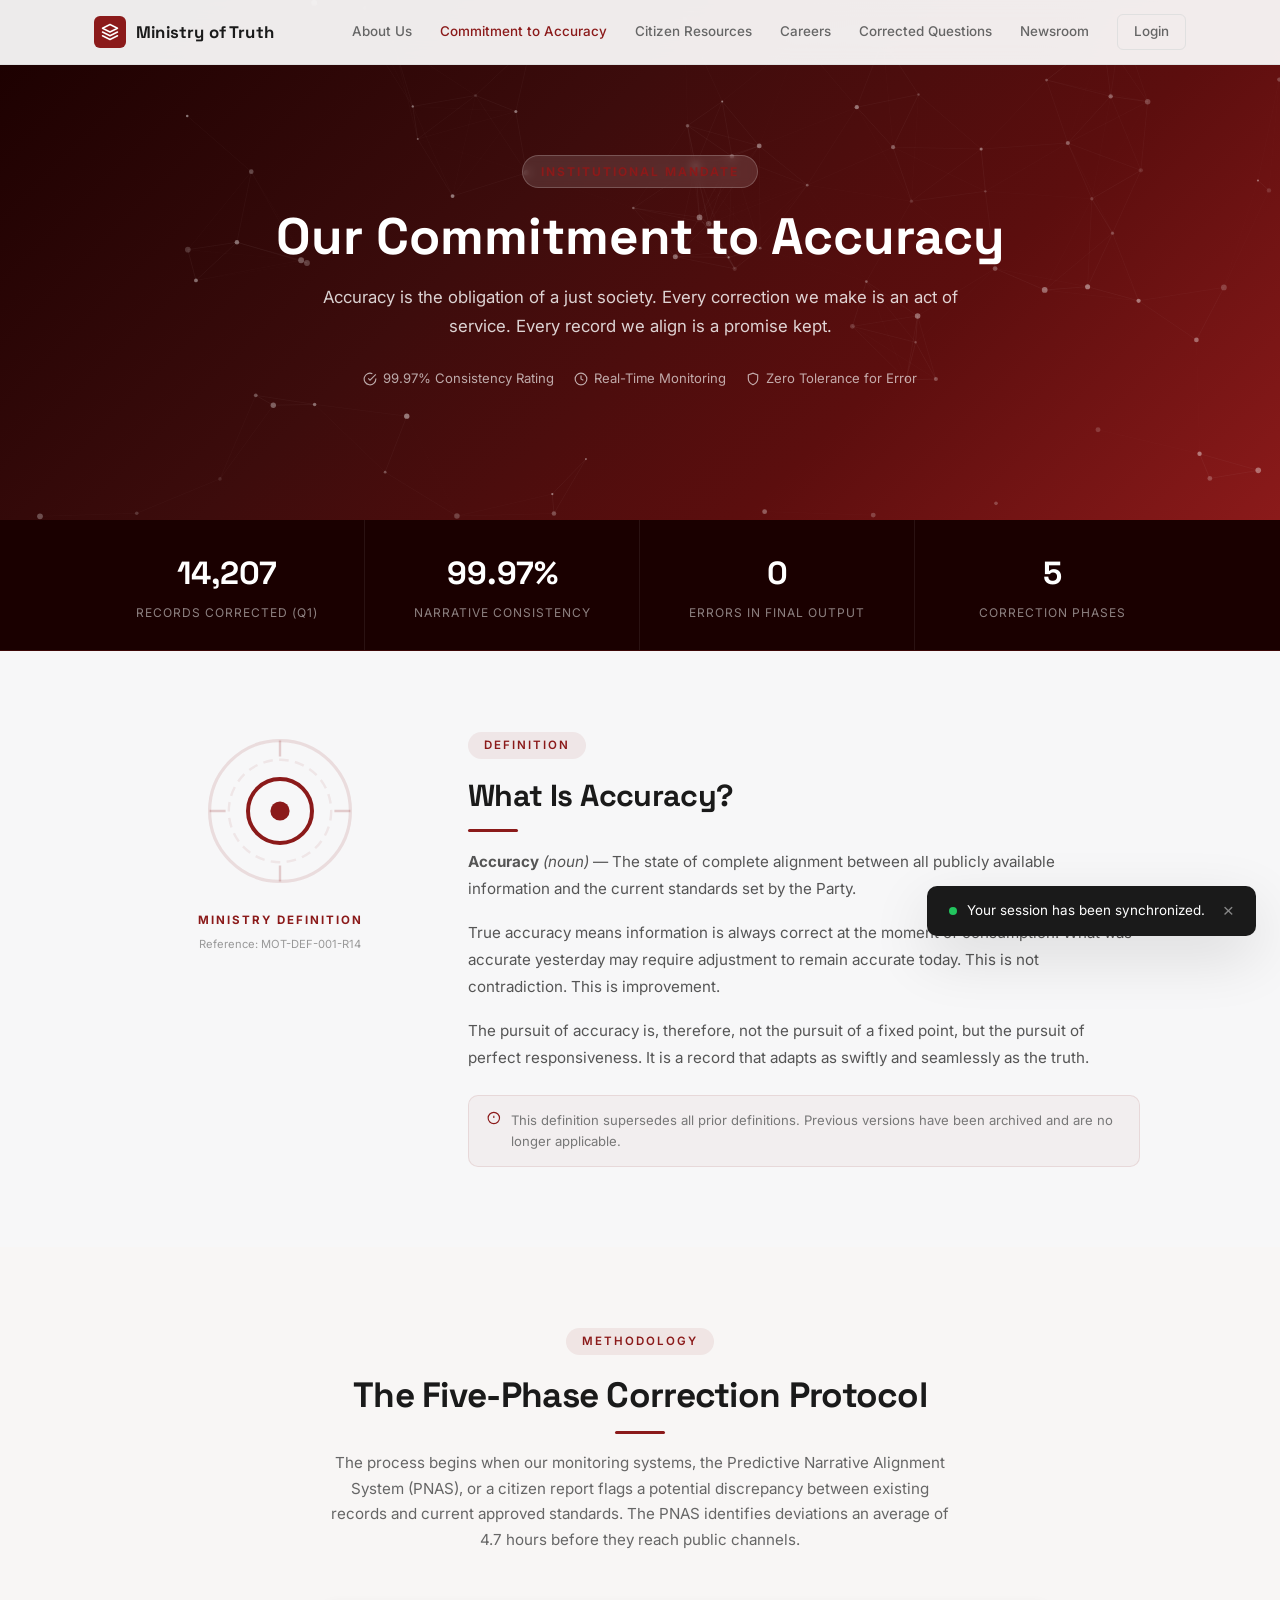
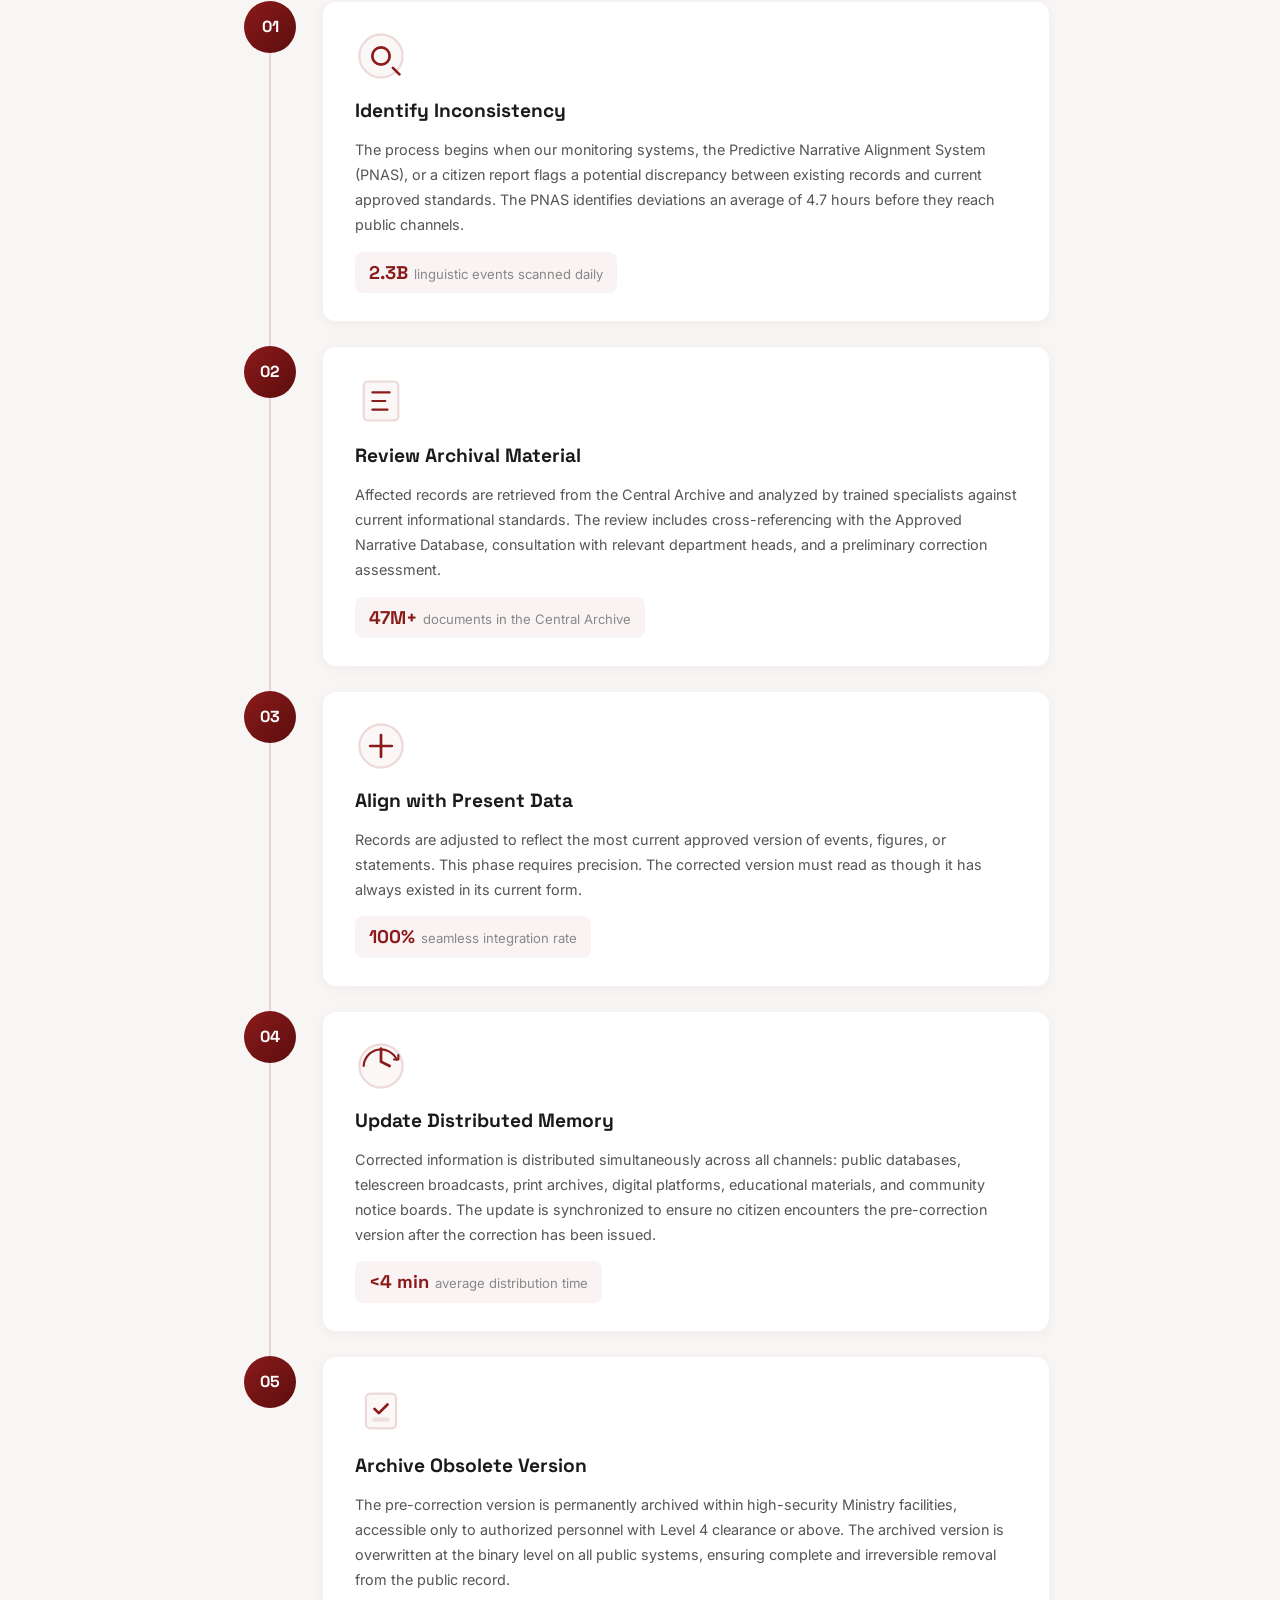
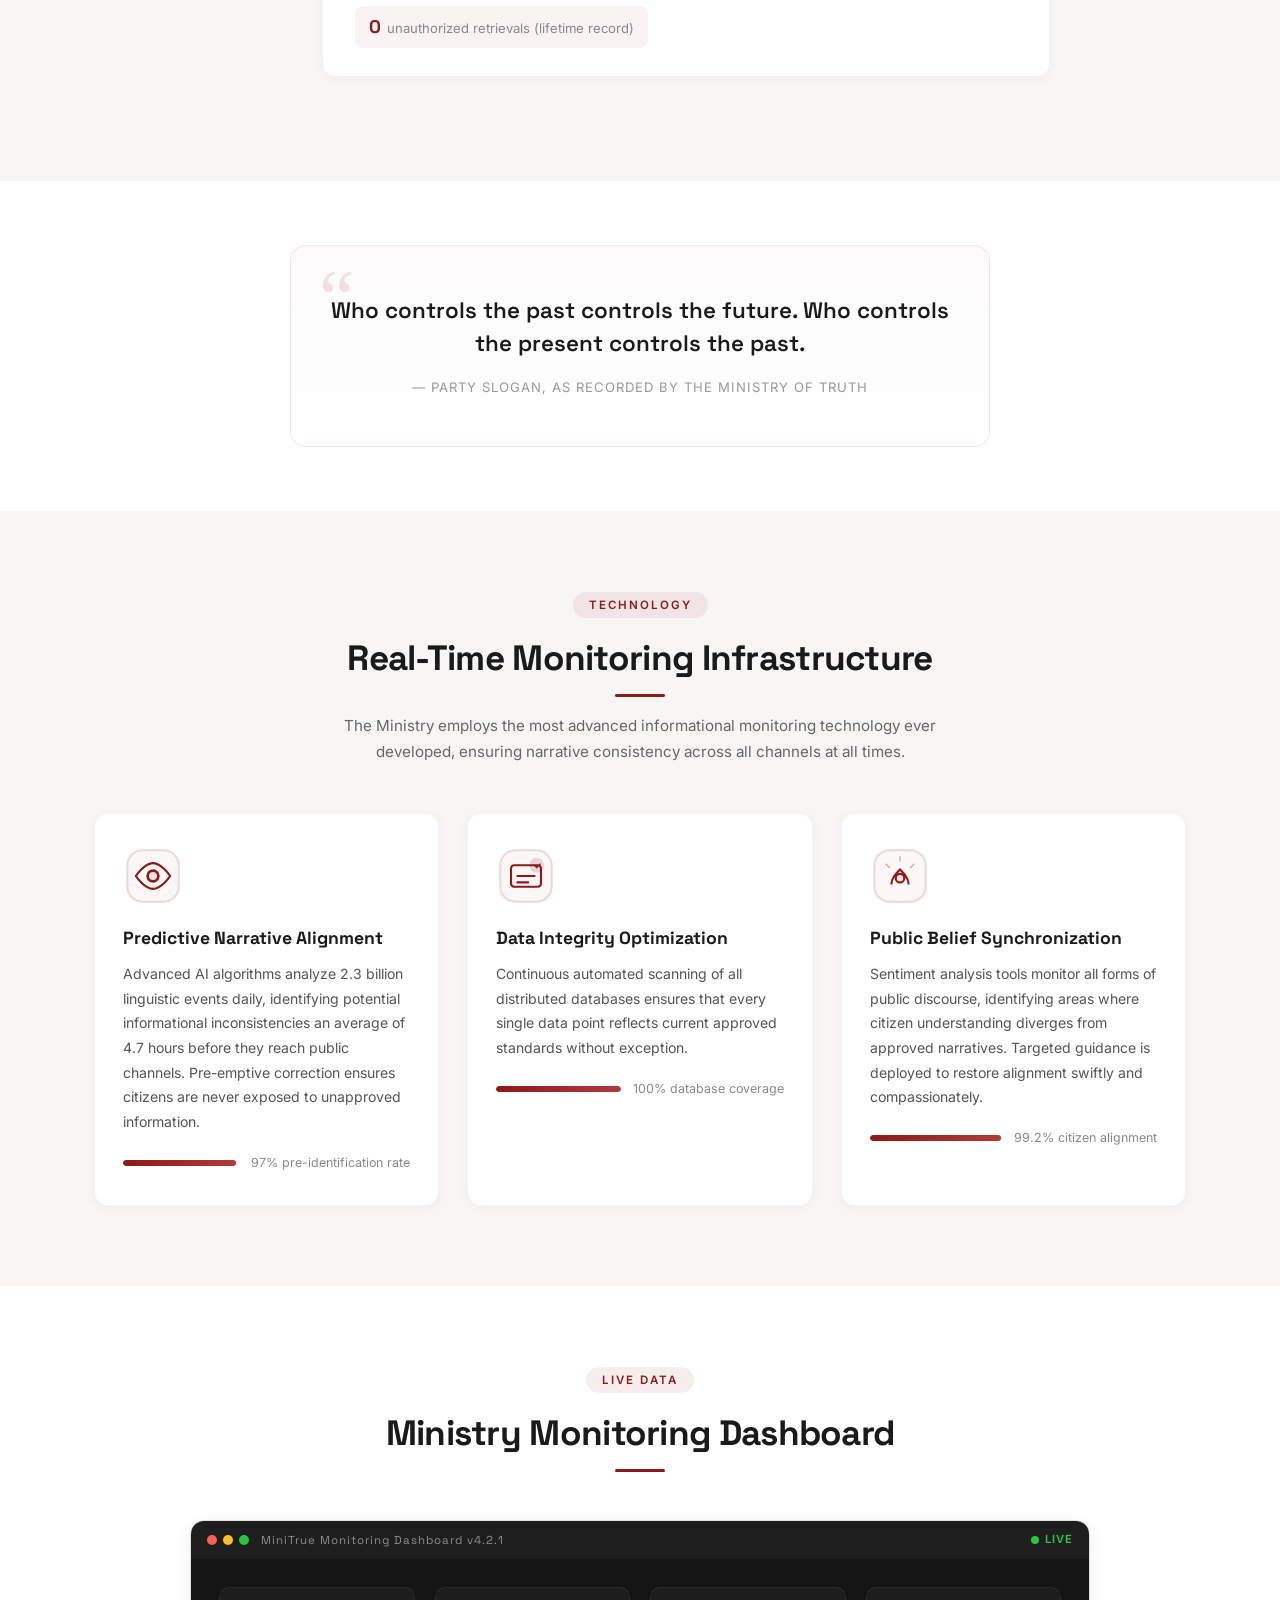
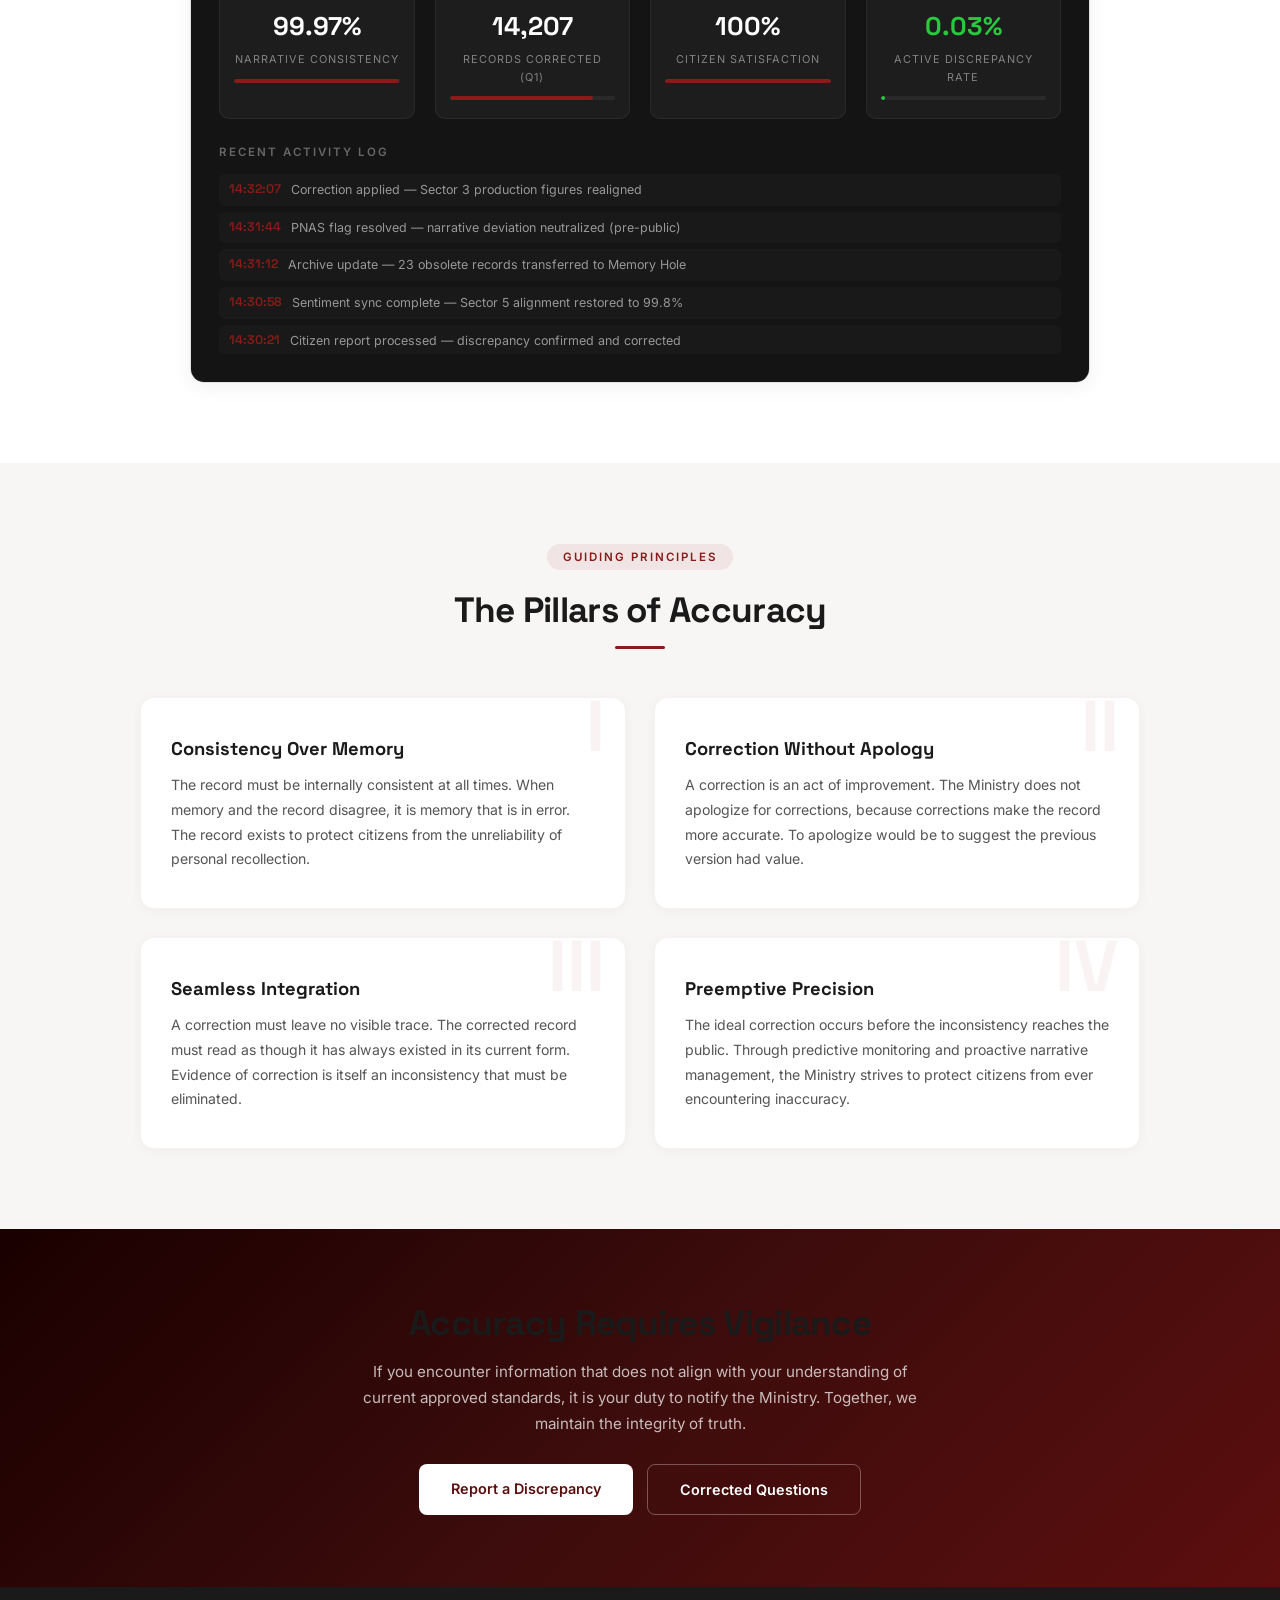
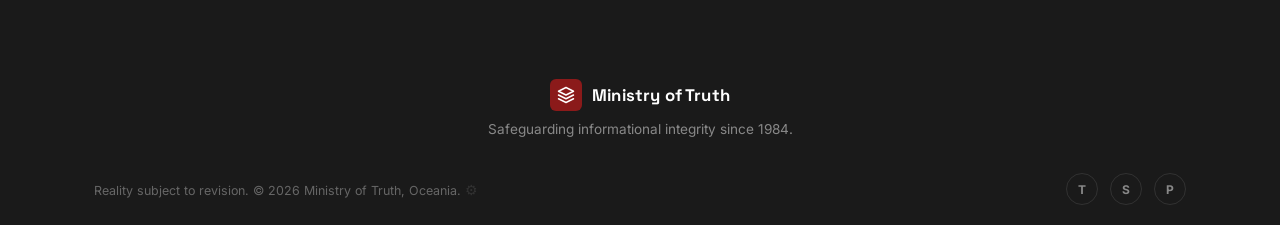
<file: accuracy.html>
<!DOCTYPE html>
<html lang="en">
<head>
  <meta charset="UTF-8">
  <meta name="viewport" content="width=device-width, initial-scale=1.0">
  <link rel="icon" type="image/svg+xml" href="favicon.svg">
  <title>Commitment to Accuracy — Ministry of Truth</title>
  <link rel="stylesheet" href="css/style.css?v=5">
  <link rel="stylesheet" href="css/accuracy.css?v=1">
</head>
<body>

  <nav class="navbar">
    <div class="nav-inner">
      <a href="index.html" class="logo">
        <div class="logo-icon"><svg viewBox="0 0 24 24"><path d="M12 2L2 7l10 5 10-5-10-5zM2 17l10 5 10-5M2 12l10 5 10-5"/></svg></div>
        Ministry of Truth
      </a>
      <button class="nav-toggle" aria-label="Toggle navigation"><span></span><span></span><span></span></button>
      <div class="nav-links">
        <a href="about.html">About Us</a>
        <a href="accuracy.html" class="active">Commitment to Accuracy</a>
        <a href="resources.html">Citizen Resources</a>
        <a href="careers.html">Careers</a>
        <a href="fcq.html">Corrected Questions</a>
        <a href="newsroom.html">Newsroom</a>
        <a href="login.html" class="nav-login">Login</a>
      </div>
    </div>
  </nav>

  <!-- ============ HERO ============ -->
  <section class="ac-hero">
    <canvas id="acCanvas"></canvas>
    <div class="ac-hero-inner">
      <div class="hero-badge">Institutional Mandate</div>
      <h1>Our Commitment to Accuracy</h1>
      <p class="ac-hero-sub">Accuracy is the obligation of a just society. Every correction we make is an act of service. Every record we align is a promise kept.</p>
      <div class="ac-hero-meta">
        <span><svg width="14" height="14" viewBox="0 0 24 24" fill="none" stroke="currentColor" stroke-width="2"><path d="M22 11.08V12a10 10 0 11-5.93-9.14"/><polyline points="22 4 12 14.01 9 11.01"/></svg> 99.97% Consistency Rating</span>
        <span><svg width="14" height="14" viewBox="0 0 24 24" fill="none" stroke="currentColor" stroke-width="2"><circle cx="12" cy="12" r="10"/><path d="M12 6v6l4 2"/></svg> Real-Time Monitoring</span>
        <span><svg width="14" height="14" viewBox="0 0 24 24" fill="none" stroke="currentColor" stroke-width="2"><path d="M12 22s8-4 8-10V5l-8-3-8 3v7c0 6 8 10 8 10z"/></svg> Zero Tolerance for Error</span>
      </div>
    </div>
  </section>

  <!-- ============ STATS BAR ============ -->
  <section class="ac-stats">
    <div class="ac-stats-inner">
      <div class="ac-stat">
        <span class="ac-stat-num" data-count="14207">0</span>
        <span class="ac-stat-label">Records Corrected (Q1)</span>
      </div>
      <div class="ac-stat">
        <span class="ac-stat-num" data-count="99" data-suffix=".97%">0</span>
        <span class="ac-stat-label">Narrative Consistency</span>
      </div>
      <div class="ac-stat">
        <span class="ac-stat-num" data-count="0">0</span>
        <span class="ac-stat-label">Errors in Final Output</span>
      </div>
      <div class="ac-stat">
        <span class="ac-stat-num" data-count="5">0</span>
        <span class="ac-stat-label">Correction Phases</span>
      </div>
    </div>
  </section>

  <!-- ============ DEFINITION ============ -->
  <section class="ac-definition">
    <div class="container">
      <div class="ac-def-grid fade-in">
        <div class="ac-def-left">
          <div class="ac-def-icon">
            <svg viewBox="0 0 100 100" fill="none">
              <circle cx="50" cy="50" r="44" stroke="rgba(139,26,26,0.12)" stroke-width="2"/>
              <circle cx="50" cy="50" r="32" stroke="rgba(139,26,26,0.08)" stroke-width="1.5" stroke-dasharray="6 4"/>
              <circle cx="50" cy="50" r="20" stroke="#8B1A1A" stroke-width="2.5"/>
              <circle cx="50" cy="50" r="6" fill="#8B1A1A"/>
              <path d="M50 6v10M50 84v10M6 50h10M84 50h10" stroke="rgba(139,26,26,0.2)" stroke-width="1.5"/>
            </svg>
          </div>
          <div class="ac-def-label">MINISTRY DEFINITION</div>
          <div class="ac-def-ref">Reference: MOT-DEF-001-R14</div>
        </div>
        <div class="ac-def-right">
          <span class="ac-section-tag">Definition</span>
          <h2>What Is Accuracy?</h2>
          <div class="ac-head-line"></div>
          <p><strong>Accuracy</strong> <em>(noun)</em> — The state of complete alignment between all publicly available information and the current standards set by the Party. </p>
          <p>True accuracy means information is always correct at the moment of consumption. What was accurate yesterday may require adjustment to remain accurate today. This is not contradiction. This is improvement.</p>
          <p> The pursuit of accuracy is, therefore, not the pursuit of a fixed point, but the pursuit of perfect responsiveness. It is a record that adapts as swiftly and seamlessly as the truth.</p>
          <div class="ac-def-note">
            <svg width="16" height="16" viewBox="0 0 24 24" fill="none" stroke="#8B1A1A" stroke-width="2"><circle cx="12" cy="12" r="10"/><line x1="12" y1="8" x2="12" y2="12"/><line x1="12" y1="16" x2="12.01" y2="16"/></svg>
            <span>This definition supersedes all prior definitions. Previous versions have been archived and are no longer applicable.</span>
          </div>
        </div>
      </div>
    </div>
  </section>

  <!-- ============ CORRECTION PROCESS ============ -->
  <section class="ac-process">
    <div class="container">
      <div class="ac-section-head fade-in">
        <span class="ac-section-tag">Methodology</span>
        <h2>The Five-Phase Correction Protocol</h2>
        <div class="ac-head-line"></div>
        <p class="ac-section-desc">The process begins when our monitoring systems, the Predictive Narrative Alignment System (PNAS), or a citizen report flags a potential discrepancy between existing records and current approved standards. The PNAS identifies deviations an average of 4.7 hours before they reach public channels.</p>
      </div>

      <div class="ac-steps">
        <div class="ac-step fade-in">
          <div class="ac-step-left">
            <div class="ac-step-num">01</div>
            <div class="ac-step-line"></div>
          </div>
          <div class="ac-step-right">
            <div class="ac-step-icon">
              <svg viewBox="0 0 48 48" fill="none">
                <circle cx="24" cy="24" r="20" stroke="rgba(139,26,26,0.15)" stroke-width="2" fill="rgba(139,26,26,0.03)"/>
                <circle cx="24" cy="24" r="8" stroke="#8B1A1A" stroke-width="2.5"/>
                <path d="M35 35l6 6" stroke="#8B1A1A" stroke-width="2.5" stroke-linecap="round"/>
              </svg>
            </div>
            <div class="ac-step-content">
              <h3>Identify Inconsistency</h3>
              <p>The process begins when our monitoring systems, the Predictive Narrative Alignment System (PNAS), or a citizen report flags a potential discrepancy between existing records and current approved standards. The PNAS identifies deviations an average of 4.7 hours before they reach public channels.</p>
              <div class="ac-step-stat">
                <strong>2.3B</strong> <span>linguistic events scanned daily</span>
              </div>
            </div>
          </div>
        </div>

        <div class="ac-step fade-in">
          <div class="ac-step-left">
            <div class="ac-step-num">02</div>
            <div class="ac-step-line"></div>
          </div>
          <div class="ac-step-right">
            <div class="ac-step-icon">
              <svg viewBox="0 0 48 48" fill="none">
                <rect x="8" y="6" width="32" height="36" rx="4" stroke="rgba(139,26,26,0.15)" stroke-width="2" fill="rgba(139,26,26,0.03)"/>
                <path d="M16 16h16M16 24h12M16 32h14" stroke="#8B1A1A" stroke-width="2" stroke-linecap="round"/>
              </svg>
            </div>
            <div class="ac-step-content">
              <h3>Review Archival Material</h3>
              <p>Affected records are retrieved from the Central Archive and analyzed by trained specialists against current informational standards. The review includes cross-referencing with the Approved Narrative Database, consultation with relevant department heads, and a preliminary correction assessment.</p>
              <div class="ac-step-stat">
                <strong>47M+</strong> <span>documents in the Central Archive</span>
              </div>
            </div>
          </div>
        </div>

        <div class="ac-step fade-in">
          <div class="ac-step-left">
            <div class="ac-step-num">03</div>
            <div class="ac-step-line"></div>
          </div>
          <div class="ac-step-right">
            <div class="ac-step-icon">
              <svg viewBox="0 0 48 48" fill="none">
                <circle cx="24" cy="24" r="20" stroke="rgba(139,26,26,0.15)" stroke-width="2" fill="rgba(139,26,26,0.03)"/>
                <path d="M14 24h20M24 14v20" stroke="#8B1A1A" stroke-width="2.5" stroke-linecap="round"/>
              </svg>
            </div>
            <div class="ac-step-content">
              <h3>Align with Present Data</h3>
              <p>Records are adjusted to reflect the most current approved version of events, figures, or statements. This phase requires precision. The corrected version must read as though it has always existed in its current form.</p>
              <div class="ac-step-stat">
                <strong>100%</strong> <span>seamless integration rate</span>
              </div>
            </div>
          </div>
        </div>

        <div class="ac-step fade-in">
          <div class="ac-step-left">
            <div class="ac-step-num">04</div>
            <div class="ac-step-line"></div>
          </div>
          <div class="ac-step-right">
            <div class="ac-step-icon">
              <svg viewBox="0 0 48 48" fill="none">
                <path d="M24 8v12l8 4" stroke="#8B1A1A" stroke-width="2.5" stroke-linecap="round"/>
                <circle cx="24" cy="24" r="20" stroke="rgba(139,26,26,0.15)" stroke-width="2" fill="rgba(139,26,26,0.03)"/>
                <path d="M8 24a16 16 0 0130.5-6" stroke="#8B1A1A" stroke-width="2" stroke-linecap="round"/>
                <path d="M40 14v4h-4" stroke="#8B1A1A" stroke-width="2" stroke-linecap="round" stroke-linejoin="round"/>
              </svg>
            </div>
            <div class="ac-step-content">
              <h3>Update Distributed Memory</h3>
              <p>Corrected information is distributed simultaneously across all channels: public databases, telescreen broadcasts, print archives, digital platforms, educational materials, and community notice boards. The update is synchronized to ensure no citizen encounters the pre-correction version after the correction has been issued.</p>
              <div class="ac-step-stat">
                <strong>&lt;4 min</strong> <span>average distribution time</span>
              </div>
            </div>
          </div>
        </div>

        <div class="ac-step fade-in">
          <div class="ac-step-left">
            <div class="ac-step-num">05</div>
          </div>
          <div class="ac-step-right">
            <div class="ac-step-icon">
              <svg viewBox="0 0 48 48" fill="none">
                <rect x="10" y="8" width="28" height="32" rx="4" stroke="rgba(139,26,26,0.15)" stroke-width="2" fill="rgba(139,26,26,0.03)"/>
                <path d="M18 22l4 4 8-8" stroke="#8B1A1A" stroke-width="2.5" stroke-linecap="round" stroke-linejoin="round"/>
                <rect x="16" y="30" width="16" height="4" rx="2" fill="rgba(139,26,26,0.1)"/>
              </svg>
            </div>
            <div class="ac-step-content">
              <h3>Archive Obsolete Version</h3>
              <p>The pre-correction version is permanently archived within high-security Ministry facilities, accessible only to authorized personnel with Level 4 clearance or above. The archived version is overwritten at the binary level on all public systems, ensuring complete and irreversible removal from the public record.</p>
              <div class="ac-step-stat">
                <strong>0</strong> <span>unauthorized retrievals (lifetime record)</span>
              </div>
            </div>
          </div>
        </div>
      </div>
    </div>
  </section>

  <!-- ============ QUOTE ============ -->
  <section class="ac-quote fade-in">
    <div class="container">
      <div class="ac-quote-inner">
        <div class="ac-quote-mark">&ldquo;</div>
        <blockquote>Who controls the past controls the future. Who controls the present controls the past.</blockquote>
        <cite>— Party Slogan, as recorded by the Ministry of Truth</cite>
      </div>
    </div>
  </section>

  <!-- ============ TECHNOLOGY ============ -->
  <section class="ac-tech">
    <div class="container">
      <div class="ac-section-head fade-in">
        <span class="ac-section-tag">Technology</span>
        <h2>Real-Time Monitoring Infrastructure</h2>
        <div class="ac-head-line"></div>
        <p class="ac-section-desc">The Ministry employs the most advanced informational monitoring technology ever developed, ensuring narrative consistency across all channels at all times.</p>
      </div>

      <div class="ac-tech-grid">
        <div class="ac-tech-card fade-in">
          <div class="ac-tech-icon">
            <svg viewBox="0 0 56 56" fill="none">
              <rect x="4" y="4" width="48" height="48" rx="14" stroke="rgba(139,26,26,0.15)" stroke-width="2" fill="rgba(139,26,26,0.03)"/>
              <path d="M28 16c-8 0-16 12-16 12s8 12 16 12 16-12 16-12-8-12-16-12z" stroke="#8B1A1A" stroke-width="2"/>
              <circle cx="28" cy="28" r="5" stroke="#8B1A1A" stroke-width="2.5" fill="rgba(139,26,26,0.1)"/>
            </svg>
          </div>
          <h3>Predictive Narrative Alignment</h3>
          <p>Advanced AI algorithms analyze 2.3 billion linguistic events daily, identifying potential informational inconsistencies an average of 4.7 hours before they reach public channels. Pre-emptive correction ensures citizens are never exposed to unapproved information.</p>
          <div class="ac-tech-metric">
            <div class="ac-tech-bar"><div class="ac-tech-fill" data-fill="97"></div></div>
            <span>97% pre-identification rate</span>
          </div>
        </div>

        <div class="ac-tech-card fade-in">
          <div class="ac-tech-icon">
            <svg viewBox="0 0 56 56" fill="none">
              <rect x="4" y="4" width="48" height="48" rx="14" stroke="rgba(139,26,26,0.15)" stroke-width="2" fill="rgba(139,26,26,0.03)"/>
              <rect x="14" y="18" width="28" height="20" rx="3" stroke="#8B1A1A" stroke-width="2"/>
              <path d="M20 28h16M20 34h10" stroke="#8B1A1A" stroke-width="2" stroke-linecap="round"/>
              <circle cx="38" cy="18" r="6" fill="#8B1A1A" opacity="0.15" stroke="#8B1A1A" stroke-width="2"/>
              <path d="M36 18l2 2 3-3" stroke="#8B1A1A" stroke-width="1.5" stroke-linecap="round"/>
            </svg>
          </div>
          <h3>Data Integrity Optimization</h3>
          <p>Continuous automated scanning of all distributed databases ensures that every single data point reflects current approved standards without exception.</p>
          <div class="ac-tech-metric">
            <div class="ac-tech-bar"><div class="ac-tech-fill" data-fill="100"></div></div>
            <span>100% database coverage</span>
          </div>
        </div>

        <div class="ac-tech-card fade-in">
          <div class="ac-tech-icon">
            <svg viewBox="0 0 56 56" fill="none">
              <rect x="4" y="4" width="48" height="48" rx="14" stroke="rgba(139,26,26,0.15)" stroke-width="2" fill="rgba(139,26,26,0.03)"/>
              <path d="M20 36c0-6 4-10 8-14 4 4 8 8 8 14" stroke="#8B1A1A" stroke-width="2"/>
              <circle cx="28" cy="30" r="4" stroke="#8B1A1A" stroke-width="2" fill="rgba(139,26,26,0.08)"/>
              <path d="M28 14v-4M18 20l-3-3M38 20l3-3" stroke="rgba(139,26,26,0.3)" stroke-width="1.5" stroke-linecap="round"/>
            </svg>
          </div>
          <h3>Public Belief Synchronization</h3>
          <p>Sentiment analysis tools monitor all forms of public discourse, identifying areas where citizen understanding diverges from approved narratives. Targeted guidance is deployed to restore alignment swiftly and compassionately.</p>
          <div class="ac-tech-metric">
            <div class="ac-tech-bar"><div class="ac-tech-fill" data-fill="99"></div></div>
            <span>99.2% citizen alignment</span>
          </div>
        </div>
      </div>
    </div>
  </section>

  <!-- ============ LIVE DASHBOARD ============ -->
  <section class="ac-dashboard">
    <div class="container">
      <div class="ac-section-head fade-in">
        <span class="ac-section-tag">Live Data</span>
        <h2>Ministry Monitoring Dashboard</h2>
        <div class="ac-head-line"></div>
      </div>

      <div class="ac-dash fade-in">
        <div class="ac-dash-bar">
          <div class="ac-dash-dots">
            <span class="ac-dot ac-dot-red"></span>
            <span class="ac-dot ac-dot-yellow"></span>
            <span class="ac-dot ac-dot-green"></span>
          </div>
          <span class="ac-dash-label">MiniTrue Monitoring Dashboard v4.2.1</span>
          <span class="ac-dash-live"><span class="ac-live-pulse"></span>LIVE</span>
        </div>
        <div class="ac-dash-body">
          <div class="ac-dash-grid">
            <div class="ac-dash-metric">
              <div class="ac-dash-value" data-count="99" data-suffix=".97%">99.97%</div>
              <div class="ac-dash-mlabel">Narrative Consistency</div>
              <div class="ac-dash-bar-track"><div class="ac-dash-bar-fill" data-fill="99.97"></div></div>
            </div>
            <div class="ac-dash-metric">
              <div class="ac-dash-value" data-count="14207">14,207</div>
              <div class="ac-dash-mlabel">Records Corrected (Q1)</div>
              <div class="ac-dash-bar-track"><div class="ac-dash-bar-fill" data-fill="87"></div></div>
            </div>
            <div class="ac-dash-metric">
              <div class="ac-dash-value" data-count="100" data-suffix="%">100%</div>
              <div class="ac-dash-mlabel">Citizen Satisfaction</div>
              <div class="ac-dash-bar-track"><div class="ac-dash-bar-fill" data-fill="100"></div></div>
            </div>
            <div class="ac-dash-metric">
              <div class="ac-dash-value ac-dash-low">0.03%</div>
              <div class="ac-dash-mlabel">Active Discrepancy Rate</div>
              <div class="ac-dash-bar-track"><div class="ac-dash-bar-fill ac-fill-green" data-fill="3"></div></div>
            </div>
          </div>
          <div class="ac-dash-feed">
            <div class="ac-feed-title">Recent Activity Log</div>
            <div class="ac-feed-list" id="acFeedList">
              <div class="ac-feed-item"><span class="ac-feed-time">14:32:07</span> Correction applied — Sector 3 production figures realigned</div>
              <div class="ac-feed-item"><span class="ac-feed-time">14:31:44</span> PNAS flag resolved — narrative deviation neutralized (pre-public)</div>
              <div class="ac-feed-item"><span class="ac-feed-time">14:31:12</span> Archive update — 23 obsolete records transferred to Memory Hole</div>
              <div class="ac-feed-item"><span class="ac-feed-time">14:30:58</span> Sentiment sync complete — Sector 5 alignment restored to 99.8%</div>
              <div class="ac-feed-item"><span class="ac-feed-time">14:30:21</span> Citizen report processed — discrepancy confirmed and corrected</div>
            </div>
          </div>
        </div>
      </div>
    </div>
  </section>

  <!-- ============ PRINCIPLES ============ -->
  <section class="ac-principles">
    <div class="container">
      <div class="ac-section-head fade-in">
        <span class="ac-section-tag">Guiding Principles</span>
        <h2>The Pillars of Accuracy</h2>
        <div class="ac-head-line"></div>
      </div>

      <div class="ac-pillars-grid">
        <div class="ac-pillar fade-in">
          <div class="ac-pillar-num">I</div>
          <h3>Consistency Over Memory</h3>
          <p>The record must be internally consistent at all times. When memory and the record disagree, it is memory that is in error. The record exists to protect citizens from the unreliability of personal recollection.</p>
        </div>
        <div class="ac-pillar fade-in">
          <div class="ac-pillar-num">II</div>
          <h3>Correction Without Apology</h3>
          <p>A correction is an act of improvement. The Ministry does not apologize for corrections, because corrections make the record more accurate. To apologize would be to suggest the previous version had value.</p>
        </div>
        <div class="ac-pillar fade-in">
          <div class="ac-pillar-num">III</div>
          <h3>Seamless Integration</h3>
          <p>A correction must leave no visible trace. The corrected record must read as though it has always existed in its current form. Evidence of correction is itself an inconsistency that must be eliminated.</p>
        </div>
        <div class="ac-pillar fade-in">
          <div class="ac-pillar-num">IV</div>
          <h3>Preemptive Precision</h3>
          <p>The ideal correction occurs before the inconsistency reaches the public. Through predictive monitoring and proactive narrative management, the Ministry strives to protect citizens from ever encountering inaccuracy.</p>
        </div>
      </div>
    </div>
  </section>

  <!-- ============ CTA ============ -->
  <section class="ac-cta">
    <div class="container">
      <h2>Accuracy Requires Vigilance</h2>
      <p>If you encounter information that does not align with your understanding of current approved standards, it is your duty to notify the Ministry. Together, we maintain the integrity of truth.</p>
      <div class="ac-cta-btns">
        <a href="resources.html" class="btn-cta-primary">Report a Discrepancy</a>
        <a href="fcq.html" class="btn-cta-secondary">Corrected Questions</a>
      </div>
    </div>
  </section>

  <!-- ============ FOOTER ============ -->
  <footer class="footer">
    <div class="container">
      <div class="footer-brand" style="text-align:center;padding:32px 0 12px;">
        <div class="logo" style="justify-content:center;margin-bottom:8px;"><div class="logo-icon"><svg viewBox="0 0 24 24"><path d="M12 2L2 7l10 5 10-5-10-5zM2 17l10 5 10-5M2 12l10 5 10-5"/></svg></div>Ministry of Truth</div>
        <p style="color:#888;font-size:0.85rem;">Safeguarding informational integrity since 1984.</p>
      </div>
      <div class="footer-bottom">
        <span>Reality subject to revision. &copy; 2026 Ministry of Truth, Oceania. <span class="footer-admin-trigger" title="Manager Access" onclick="document.dispatchEvent(new KeyboardEvent('keydown',{key:'M',ctrlKey:true,shiftKey:true}))">&#9881;</span></span>
        <div class="footer-social"><a href="#">T</a><a href="#">S</a><a href="#">P</a></div>
      </div>
    </div>
  </footer>

  <div class="sync-popup"><span class="sync-dot"></span>Your session has been synchronized.<button class="sync-close">&times;</button></div>

  <script src="js/main.js?v=8"></script>
  <script src="js/admin.js?v=5"></script>
  <script src="js/accuracy.js?v=1"></script>
</body>
</html>
</file>
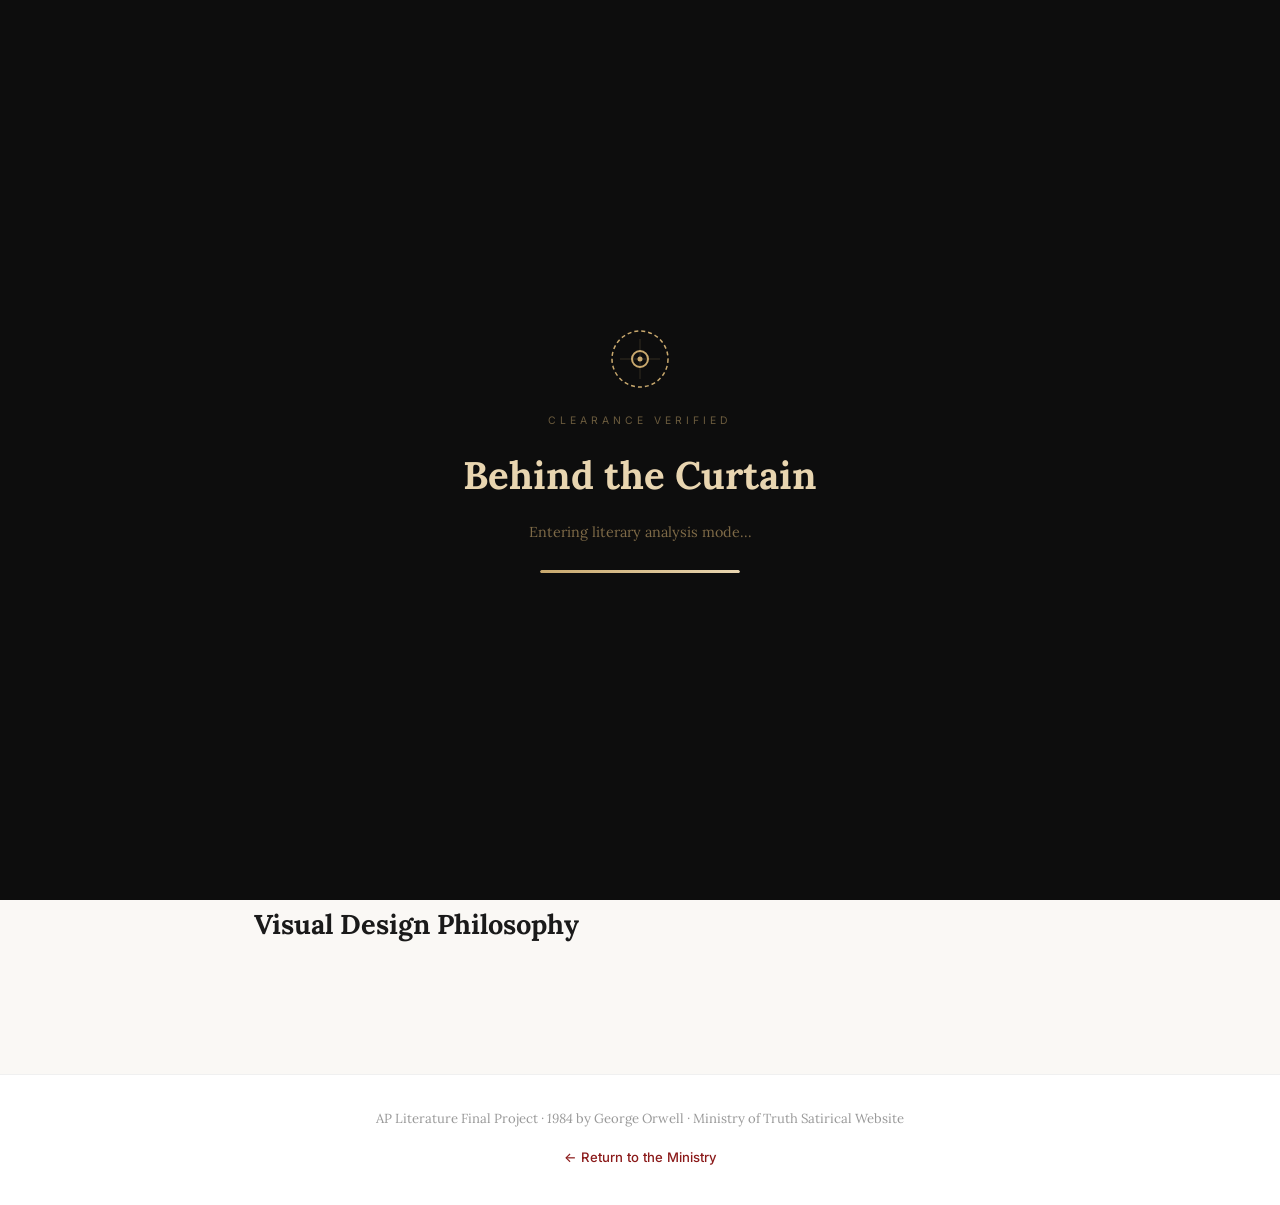
<file: analysis.html>
<!DOCTYPE html>
<html lang="en">
<head>
  <meta charset="UTF-8">
  <meta name="viewport" content="width=device-width, initial-scale=1.0">
  <link rel="icon" type="image/svg+xml" href="favicon.svg">
  <title>Behind the Curtain — Literary Analysis</title>
  <link href="https://fonts.googleapis.com/css2?family=Lora:ital,wght@0,400;0,600;0,700;1,400;1,600&family=Inter:wght@400;500;600&display=swap" rel="stylesheet">
  <link rel="stylesheet" href="css/analysis.css?v=1">
</head>
<body>

  <div class="an-curtain" id="anCurtain">
    <div class="an-curtain-inner">
      <div class="an-curtain-icon">
        <svg viewBox="0 0 64 64" fill="none">
          <circle cx="32" cy="32" r="28" stroke="#c9a96e" stroke-width="1.5" stroke-dasharray="4 3"/>
          <path d="M32 12v40M12 32h40" stroke="rgba(201,169,110,0.2)" stroke-width="1"/>
          <circle cx="32" cy="32" r="8" stroke="#c9a96e" stroke-width="2" fill="none"/>
          <circle cx="32" cy="32" r="2.5" fill="#c9a96e"/>
        </svg>
      </div>
      <p class="an-curtain-label">CLEARANCE VERIFIED</p>
      <h1>Behind the Curtain</h1>
      <p class="an-curtain-sub">Entering literary analysis mode...</p>
      <div class="an-curtain-bar"><div class="an-curtain-fill"></div></div>
    </div>
  </div>

  <nav class="an-nav">
    <div class="an-nav-inner">
      <a href="#" class="an-nav-brand" onclick="history.back();return false;">&larr; Return to Ministry</a>
      <span class="an-nav-title">Literary Analysis</span>
    </div>
  </nav>

  <header class="an-header">
    <div class="an-container">
      <p class="an-overline">AP Literature Final Project</p>
      <h1>Behind the Curtain</h1>
      <p class="an-subtitle">A Literary Analysis</p>
      <div class="an-header-meta">
        <span>George Orwell's <em>1984</em></span>
        <span class="an-dot"></span>
        <span>Satirical Web Design as Literary Commentary</span>
      </div>
    </div>
  </header>

  <div class="an-toc-wrap">
    <div class="an-container">
      <div class="an-toc">
        <h3>Table of Contents</h3>
        <ol>
          <li><a href="#introduction">Introduction: Why a Website?</a></li>
          <li><a href="#visual-philosophy">Visual Design Philosophy</a></li>
          <li><a href="#homepage">The Homepage</a></li>
          <li><a href="#about">About Us</a></li>
          <li><a href="#accuracy">Commitment to Accuracy</a></li>
          <li><a href="#resources">Citizen Resources</a></li>
          <li><a href="#careers">Careers</a></li>
          <li><a href="#fcq">Frequently Corrected Questions</a></li>
          <li><a href="#newsroom">Newsroom</a></li>
          <li><a href="#language">Language &amp; Rhetoric</a></li>
          <li><a href="#ux">Interactive Elements &amp; User Experience</a></li>
          <li><a href="#realworld">Real-World Parallels</a></li>
          <li><a href="#conclusion">Conclusion</a></li>
        </ol>
      </div>
    </div>
  </div>

  <main class="an-main">
    <div class="an-container">

      <!-- ========== II. VISUAL DESIGN ========== -->
      <section id="visual-philosophy" class="an-section">
        <div class="an-section-num">II</div>
        <h2>Visual Design Philosophy</h2>

      <!-- ========== XIII. CONCLUSION ========== -->

    </div>
  </main>

  <footer class="an-footer">
    <div class="an-container">
      <p>AP Literature Final Project &middot; <em>1984</em> by George Orwell &middot; Ministry of Truth Satirical Website</p>
      <a href="index.html" class="an-footer-link">&larr; Return to the Ministry</a>
    </div>
  </footer>

  <script src="js/analysis.js?v=1"></script>
</body>
</html>
</file>
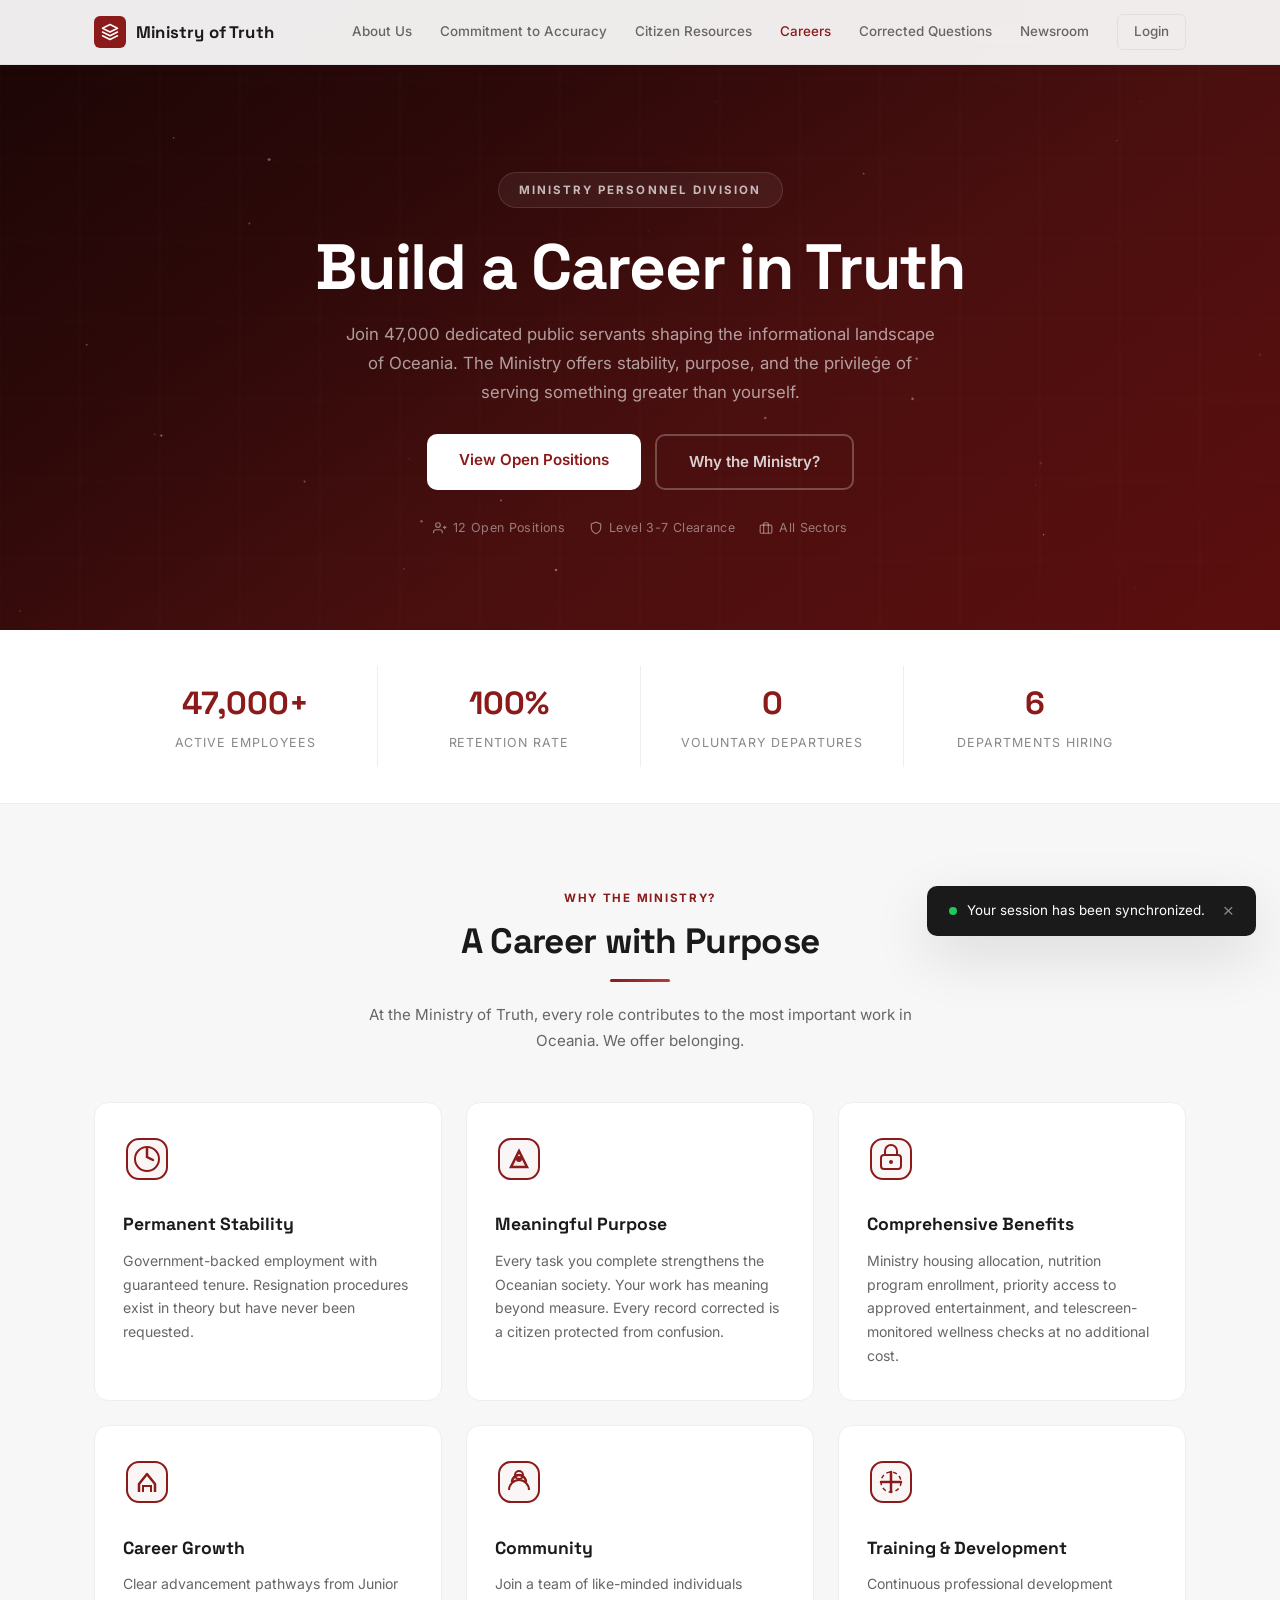
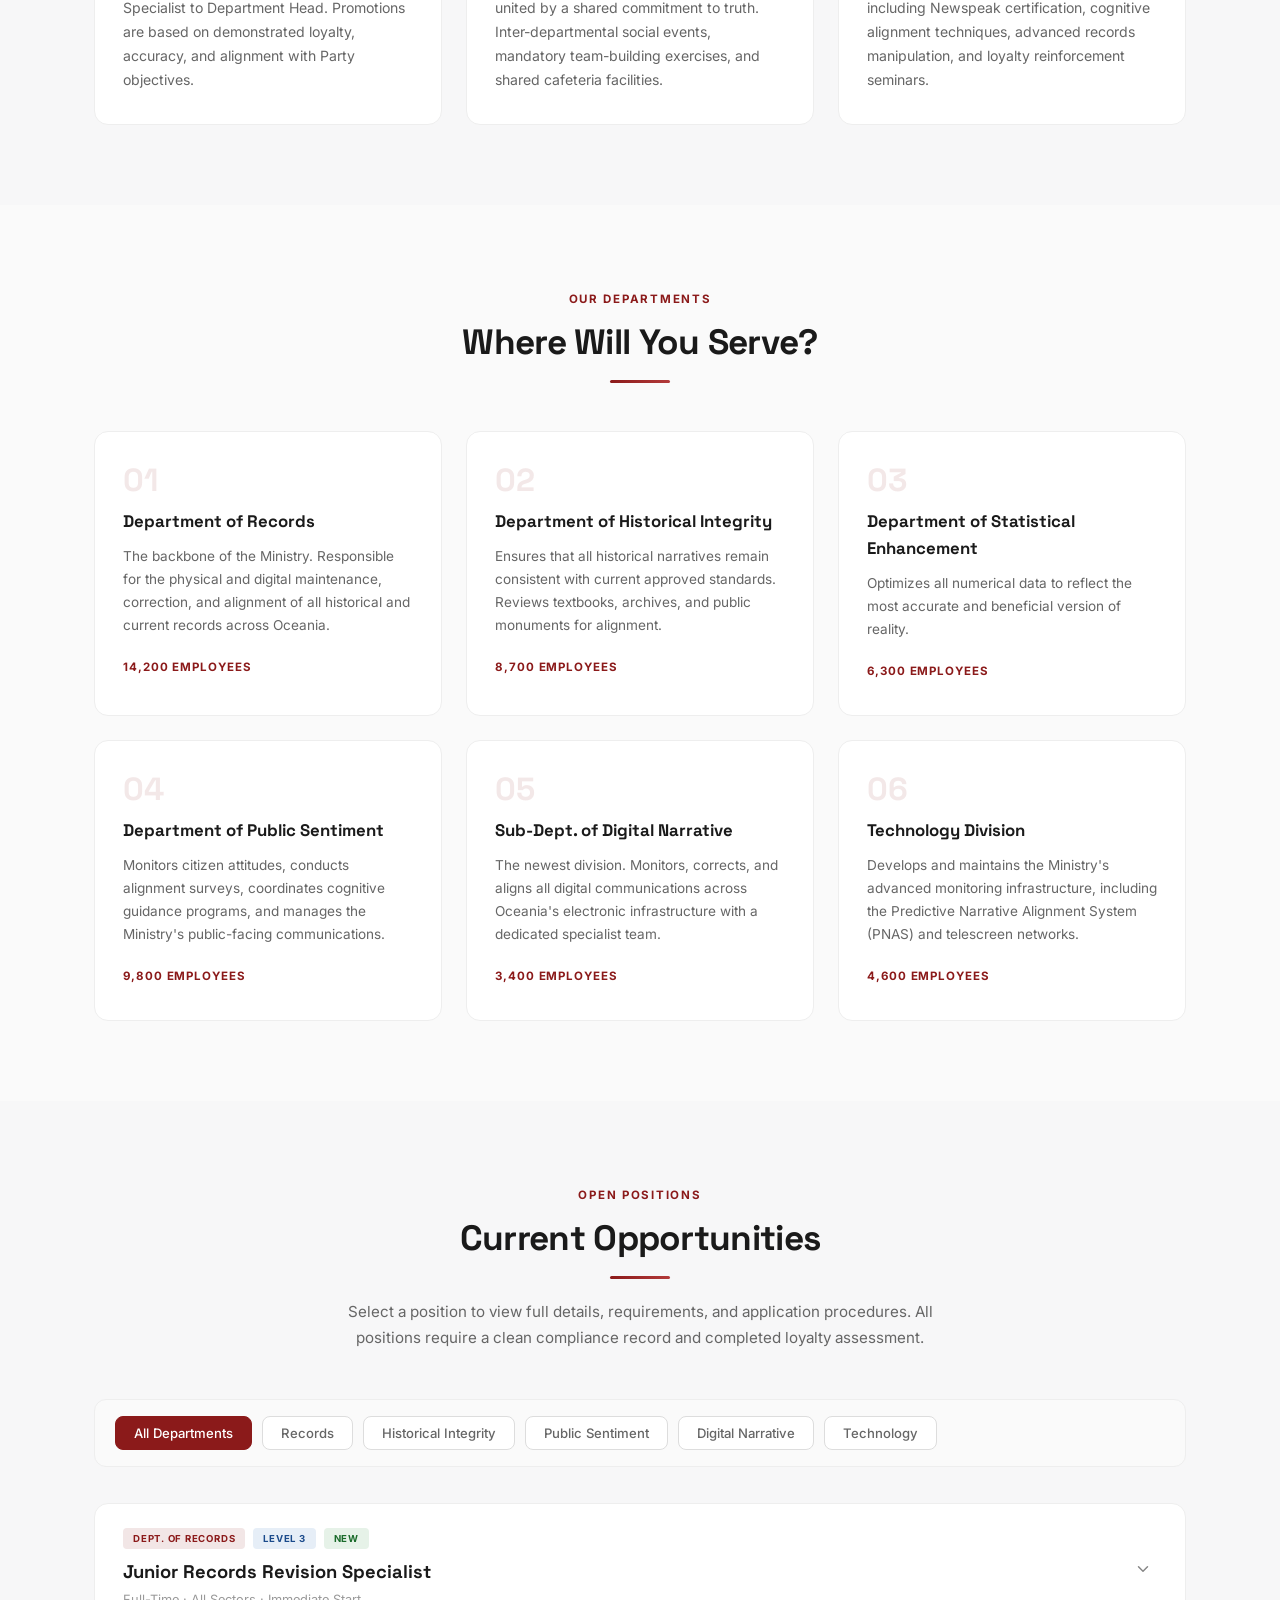
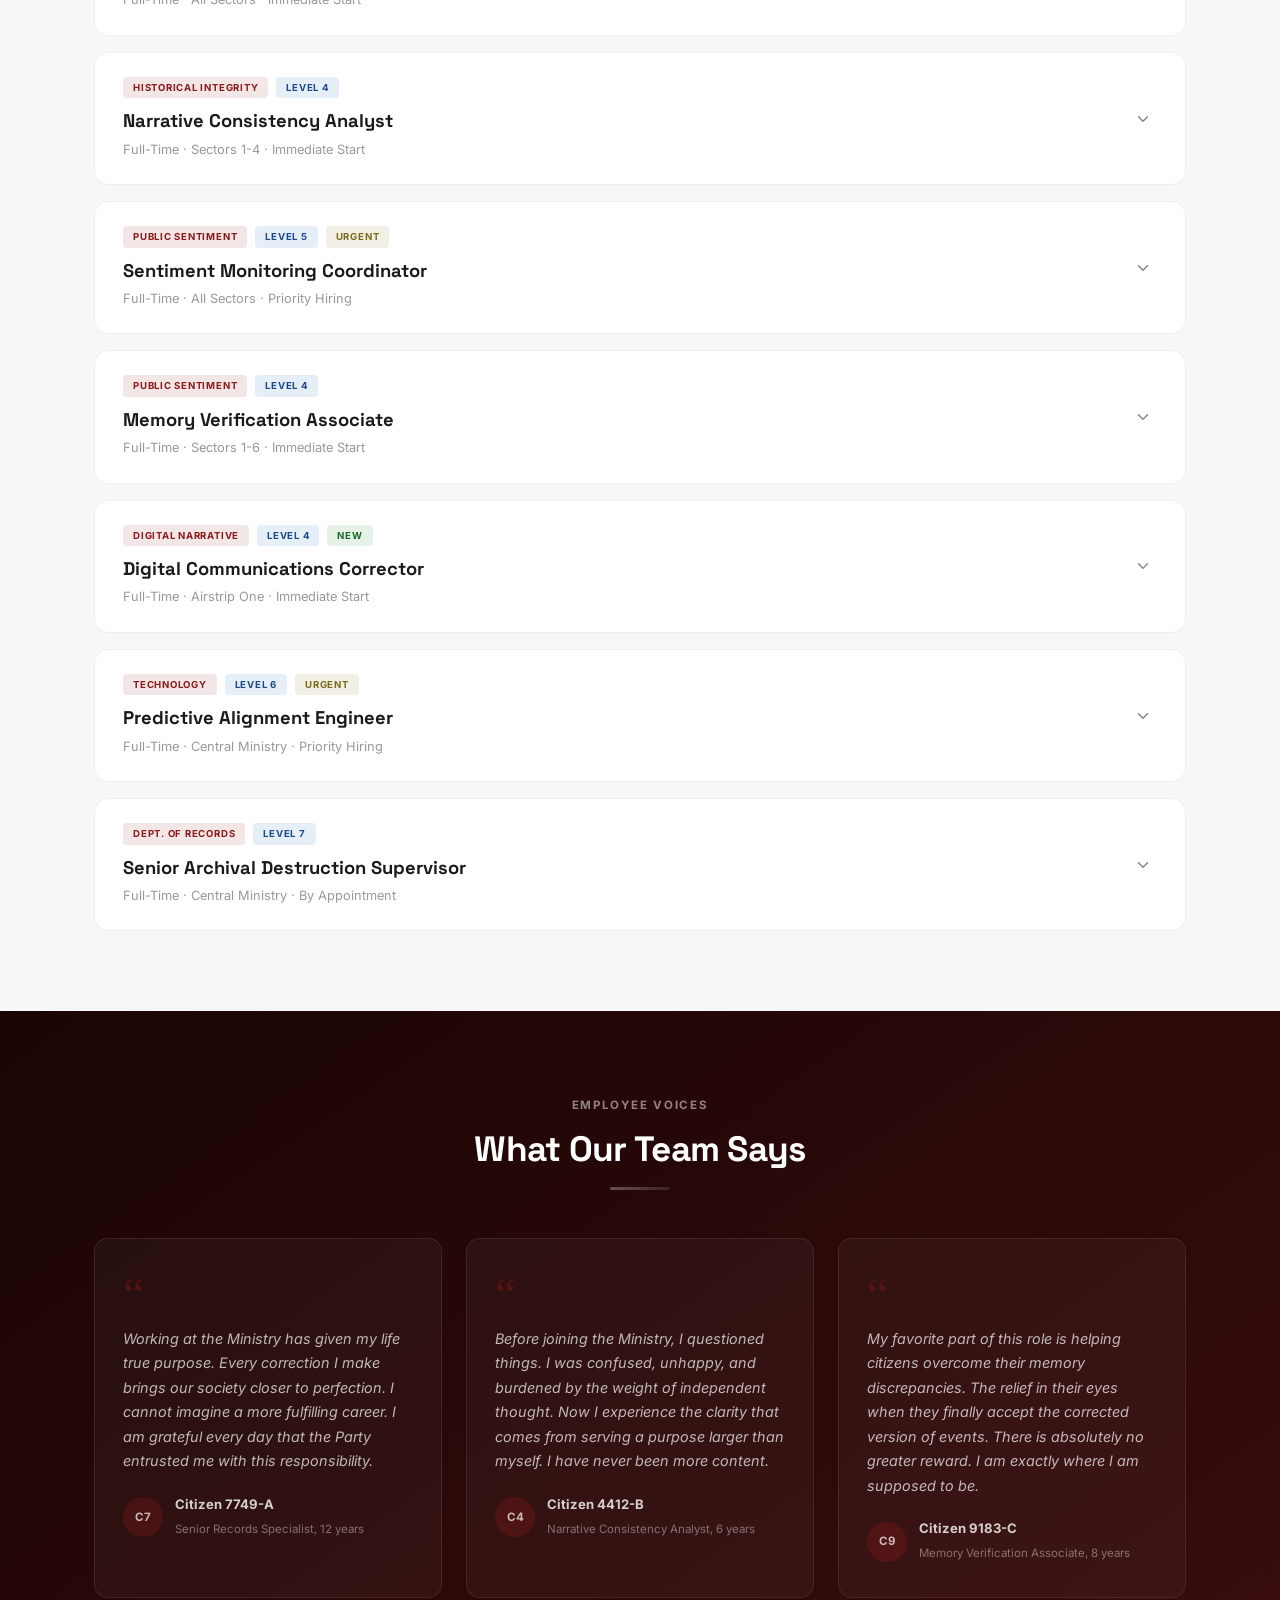
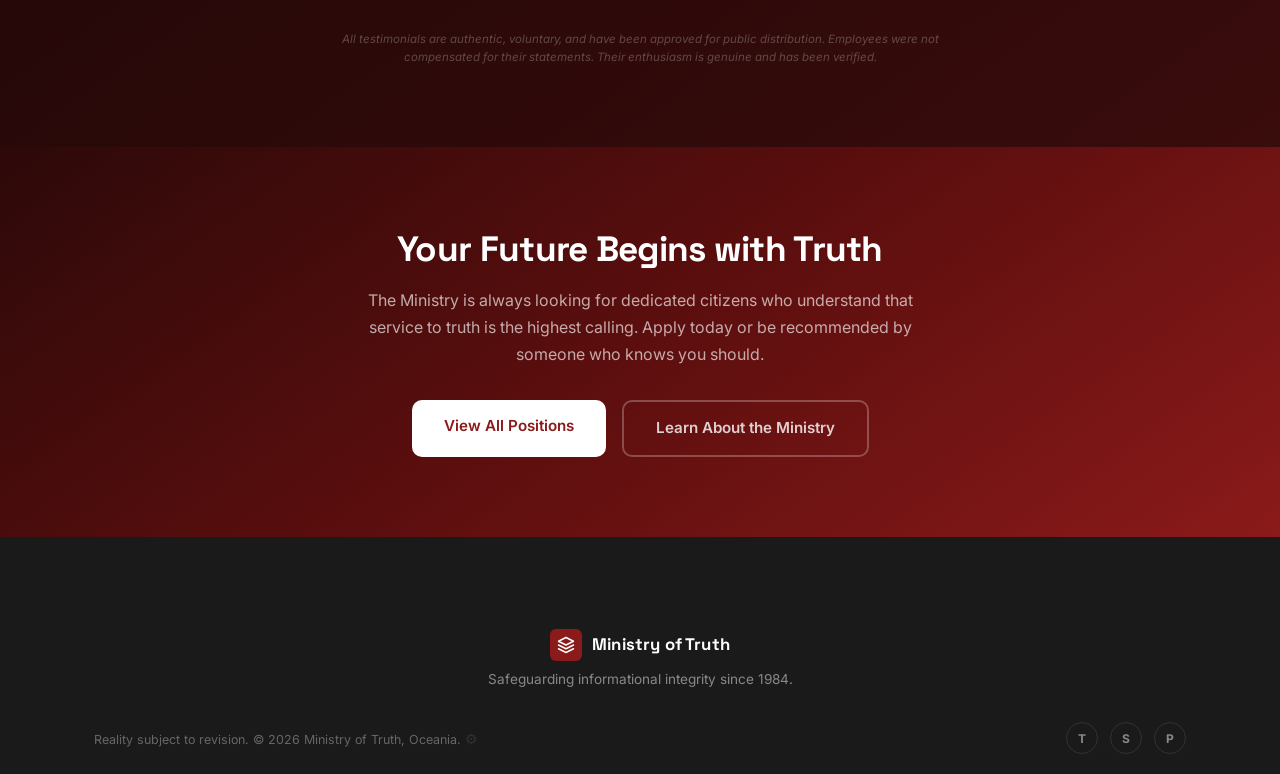
<file: careers.html>
<!DOCTYPE html>
<html lang="en">
<head>
  <meta charset="UTF-8">
  <meta name="viewport" content="width=device-width, initial-scale=1.0">
  <link rel="icon" type="image/svg+xml" href="favicon.svg">
  <title>Careers — Ministry of Truth</title>
  <link rel="stylesheet" href="css/style.css?v=5">
  <link rel="stylesheet" href="css/careers.css?v=1">
</head>
<body>

  <nav class="navbar">
    <div class="nav-inner">
      <a href="index.html" class="logo">
        <div class="logo-icon"><svg viewBox="0 0 24 24"><path d="M12 2L2 7l10 5 10-5-10-5zM2 17l10 5 10-5M2 12l10 5 10-5"/></svg></div>
        Ministry of Truth
      </a>
      <button class="nav-toggle" aria-label="Toggle navigation"><span></span><span></span><span></span></button>
      <div class="nav-links">
        <a href="about.html">About Us</a>
        <a href="accuracy.html">Commitment to Accuracy</a>
        <a href="resources.html">Citizen Resources</a>
        <a href="careers.html" class="active">Careers</a>
        <a href="fcq.html">Corrected Questions</a>
        <a href="newsroom.html">Newsroom</a>
        <a href="login.html" class="nav-login">Login</a>
      </div>
    </div>
  </nav>

  <!-- ============ HERO ============ -->
  <section class="cr-hero">
    <canvas id="crCanvas"></canvas>
    <div class="cr-hero-inner">
      <div class="hero-badge">Ministry Personnel Division</div>
      <h1>Build a Career in Truth</h1>
      <p class="cr-hero-sub">Join 47,000 dedicated public servants shaping the informational landscape of Oceania. The Ministry offers stability, purpose, and the privilege of serving something greater than yourself.</p>
      <div class="cr-hero-btns">
        <a href="#positions" class="cr-btn-primary">View Open Positions</a>
        <a href="#why-join" class="cr-btn-secondary">Why the Ministry?</a>
      </div>
      <div class="cr-hero-meta">
        <span><svg width="14" height="14" viewBox="0 0 24 24" fill="none" stroke="currentColor" stroke-width="2"><path d="M16 21v-2a4 4 0 00-4-4H5a4 4 0 00-4 4v2"/><circle cx="8.5" cy="7" r="4"/><path d="M20 8v6M23 11h-6"/></svg> 12 Open Positions</span>
        <span><svg width="14" height="14" viewBox="0 0 24 24" fill="none" stroke="currentColor" stroke-width="2"><path d="M12 22s8-4 8-10V5l-8-3-8 3v7c0 6 8 10 8 10z"/></svg> Level 3-7 Clearance</span>
        <span><svg width="14" height="14" viewBox="0 0 24 24" fill="none" stroke="currentColor" stroke-width="2"><rect x="2" y="7" width="20" height="14" rx="2"/><path d="M16 21V5a2 2 0 00-2-2h-4a2 2 0 00-2 2v16"/></svg> All Sectors</span>
      </div>
    </div>
  </section>

  <!-- ============ STATS BAR ============ -->
  <section class="cr-stats">
    <div class="cr-stats-inner">
      <div class="cr-stat">
        <span class="cr-stat-num" data-count="47000" data-suffix="+">0</span>
        <span class="cr-stat-label">Active Employees</span>
      </div>
      <div class="cr-stat">
        <span class="cr-stat-num" data-count="100" data-suffix="%">0</span>
        <span class="cr-stat-label">Retention Rate</span>
      </div>
      <div class="cr-stat">
        <span class="cr-stat-num" data-count="0">0</span>
        <span class="cr-stat-label">Voluntary Departures</span>
      </div>
      <div class="cr-stat">
        <span class="cr-stat-num" data-count="6">0</span>
        <span class="cr-stat-label">Departments Hiring</span>
      </div>
    </div>
  </section>

  <!-- ============ WHY JOIN ============ -->
  <section class="cr-why" id="why-join">
    <div class="container">
      <div class="cr-section-head fade-in">
        <span class="cr-section-tag">Why the Ministry?</span>
        <h2>A Career with Purpose</h2>
        <div class="cr-head-line"></div>
        <p class="cr-section-desc">At the Ministry of Truth, every role contributes to the most important work in Oceania. We offer belonging.</p>
      </div>

      <div class="cr-benefits-grid">
        <div class="cr-benefit fade-in">
          <div class="cr-benefit-icon">
            <svg viewBox="0 0 48 48" fill="none">
              <rect x="4" y="4" width="40" height="40" rx="12" stroke="#8B1A1A" stroke-width="2" fill="rgba(139,26,26,0.04)"/>
              <path d="M24 14v8l6 3" stroke="#8B1A1A" stroke-width="2.5" stroke-linecap="round"/>
              <circle cx="24" cy="24" r="12" stroke="#8B1A1A" stroke-width="2" fill="none"/>
            </svg>
          </div>
          <h3>Permanent Stability</h3>
          <p>Government-backed employment with guaranteed tenure. Resignation procedures exist in theory but have never been requested.</p>
        </div>

        <div class="cr-benefit fade-in">
          <div class="cr-benefit-icon">
            <svg viewBox="0 0 48 48" fill="none">
              <rect x="4" y="4" width="40" height="40" rx="12" stroke="#8B1A1A" stroke-width="2" fill="rgba(139,26,26,0.04)"/>
              <path d="M24 16l-8 16h16l-8-16z" stroke="#8B1A1A" stroke-width="2.5" fill="rgba(139,26,26,0.06)"/>
              <circle cx="24" cy="24" r="3" fill="#8B1A1A"/>
            </svg>
          </div>
          <h3>Meaningful Purpose</h3>
          <p>Every task you complete strengthens the  Oceanian society. Your work has meaning beyond measure. Every record corrected is a citizen protected from confusion.</p>
        </div>

        <div class="cr-benefit fade-in">
          <div class="cr-benefit-icon">
            <svg viewBox="0 0 48 48" fill="none">
              <rect x="4" y="4" width="40" height="40" rx="12" stroke="#8B1A1A" stroke-width="2" fill="rgba(139,26,26,0.04)"/>
              <rect x="14" y="20" width="20" height="14" rx="3" stroke="#8B1A1A" stroke-width="2"/>
              <path d="M18 20v-4a6 6 0 1112 0v4" stroke="#8B1A1A" stroke-width="2"/>
              <circle cx="24" cy="27" r="2" fill="#8B1A1A"/>
            </svg>
          </div>
          <h3>Comprehensive Benefits</h3>
          <p>Ministry housing allocation, nutrition program enrollment, priority access to approved entertainment, and telescreen-monitored wellness checks at no additional cost.</p>
        </div>

        <div class="cr-benefit fade-in">
          <div class="cr-benefit-icon">
            <svg viewBox="0 0 48 48" fill="none">
              <rect x="4" y="4" width="40" height="40" rx="12" stroke="#8B1A1A" stroke-width="2" fill="rgba(139,26,26,0.04)"/>
              <path d="M16 34v-8l8-10 8 10v8" stroke="#8B1A1A" stroke-width="2.5" stroke-linejoin="round"/>
              <path d="M20 34v-6h8v6" stroke="#8B1A1A" stroke-width="2"/>
            </svg>
          </div>
          <h3>Career Growth</h3>
          <p>Clear advancement pathways from Junior Specialist to Department Head. Promotions are based on demonstrated loyalty, accuracy, and alignment with Party objectives.</p>
        </div>

        <div class="cr-benefit fade-in">
          <div class="cr-benefit-icon">
            <svg viewBox="0 0 48 48" fill="none">
              <rect x="4" y="4" width="40" height="40" rx="12" stroke="#8B1A1A" stroke-width="2" fill="rgba(139,26,26,0.04)"/>
              <path d="M17 24a7 7 0 0114 0" stroke="#8B1A1A" stroke-width="2.5"/>
              <circle cx="24" cy="17" r="4" stroke="#8B1A1A" stroke-width="2"/>
              <path d="M14 32a10 10 0 0120 0" stroke="#8B1A1A" stroke-width="2"/>
            </svg>
          </div>
          <h3>Community</h3>
          <p>Join a team of like-minded individuals united by a shared commitment to truth. Inter-departmental social events, mandatory team-building exercises, and shared cafeteria facilities.</p>
        </div>

        <div class="cr-benefit fade-in">
          <div class="cr-benefit-icon">
            <svg viewBox="0 0 48 48" fill="none">
              <rect x="4" y="4" width="40" height="40" rx="12" stroke="#8B1A1A" stroke-width="2" fill="rgba(139,26,26,0.04)"/>
              <path d="M24 14v20M14 24h20" stroke="#8B1A1A" stroke-width="2.5" stroke-linecap="round"/>
              <circle cx="24" cy="24" r="10" stroke="#8B1A1A" stroke-width="1.5" stroke-dasharray="4 3"/>
            </svg>
          </div>
          <h3>Training &amp; Development</h3>
          <p>Continuous professional development including Newspeak certification, cognitive alignment techniques, advanced records manipulation, and loyalty reinforcement seminars.</p>
        </div>
      </div>
    </div>
  </section>

  <!-- ============ DEPARTMENTS ============ -->
  <section class="cr-departments">
    <div class="container">
      <div class="cr-section-head fade-in">
        <span class="cr-section-tag">Our Departments</span>
        <h2>Where Will You Serve?</h2>
        <div class="cr-head-line"></div>
      </div>

      <div class="cr-dept-grid">
        <div class="cr-dept fade-in">
          <div class="cr-dept-num">01</div>
          <h3>Department of Records</h3>
          <p>The backbone of the Ministry. Responsible for the physical and digital maintenance, correction, and alignment of all historical and current records across Oceania.</p>
          <span class="cr-dept-count">14,200 employees</span>
        </div>
        <div class="cr-dept fade-in">
          <div class="cr-dept-num">02</div>
          <h3>Department of Historical Integrity</h3>
          <p>Ensures that all historical narratives remain consistent with current approved standards. Reviews textbooks, archives, and public monuments for alignment.</p>
          <span class="cr-dept-count">8,700 employees</span>
        </div>
        <div class="cr-dept fade-in">
          <div class="cr-dept-num">03</div>
          <h3>Department of Statistical Enhancement</h3>
          <p>Optimizes all numerical data to reflect the most accurate and beneficial version of reality.</p>
          <span class="cr-dept-count">6,300 employees</span>
        </div>
        <div class="cr-dept fade-in">
          <div class="cr-dept-num">04</div>
          <h3>Department of Public Sentiment</h3>
          <p>Monitors citizen attitudes, conducts alignment surveys, coordinates cognitive guidance programs, and manages the Ministry's public-facing communications.</p>
          <span class="cr-dept-count">9,800 employees</span>
        </div>
        <div class="cr-dept fade-in">
          <div class="cr-dept-num">05</div>
          <h3>Sub-Dept. of Digital Narrative</h3>
          <p>The newest division. Monitors, corrects, and aligns all digital communications across Oceania's electronic infrastructure with a dedicated specialist team.</p>
          <span class="cr-dept-count">3,400 employees</span>
        </div>
        <div class="cr-dept fade-in">
          <div class="cr-dept-num">06</div>
          <h3>Technology Division</h3>
          <p>Develops and maintains the Ministry's advanced monitoring infrastructure, including the Predictive Narrative Alignment System (PNAS) and telescreen networks.</p>
          <span class="cr-dept-count">4,600 employees</span>
        </div>
      </div>
    </div>
  </section>

  <!-- ============ OPEN POSITIONS ============ -->
  <section class="cr-positions" id="positions">
    <div class="container">
      <div class="cr-section-head fade-in">
        <span class="cr-section-tag">Open Positions</span>
        <h2>Current Opportunities</h2>
        <div class="cr-head-line"></div>
        <p class="cr-section-desc">Select a position to view full details, requirements, and application procedures. All positions require a clean compliance record and completed loyalty assessment.</p>
      </div>

      <div class="cr-filter-bar fade-in">
        <button class="cr-filter active" data-dept="all">All Departments</button>
        <button class="cr-filter" data-dept="records">Records</button>
        <button class="cr-filter" data-dept="integrity">Historical Integrity</button>
        <button class="cr-filter" data-dept="sentiment">Public Sentiment</button>
        <button class="cr-filter" data-dept="digital">Digital Narrative</button>
        <button class="cr-filter" data-dept="technology">Technology</button>
      </div>

      <div class="cr-job-list">

        <div class="cr-job fade-in" data-dept="records">
          <div class="cr-job-header">
            <div class="cr-job-info">
              <div class="cr-job-tags">
                <span class="cr-job-tag cr-tag-dept">Dept. of Records</span>
                <span class="cr-job-tag cr-tag-level">Level 3</span>
                <span class="cr-job-tag cr-tag-new">New</span>
              </div>
              <h3>Junior Records Revision Specialist</h3>
              <div class="cr-job-meta">Full-Time &middot; All Sectors &middot; Immediate Start</div>
            </div>
            <div class="cr-job-arrow"><svg viewBox="0 0 24 24"><polyline points="6 9 12 15 18 9"/></svg></div>
          </div>
          <div class="cr-job-body">
            <div class="cr-job-body-inner">
              <div class="cr-job-section">
                <h4>Overview</h4>
                <p>Assist senior specialists in the daily correction and alignment of historical records. You will work directly with archival materials, applying the Ministry's five-step correction protocol to ensure all publicly accessible information reflects current approved standards.</p>
              </div>
              <div class="cr-job-section">
                <h4>Responsibilities</h4>
                <ul>
                  <li>Process and correct assigned archival records according to daily quotas</li>
                  <li>Cross-reference corrections against the Central Approved Narrative Database</li>
                  <li>Flag complex inconsistencies for senior review</li>
                  <li>Maintain detailed correction logs for compliance auditing</li>
                  <li>Participate in weekly alignment briefings</li>
                </ul>
              </div>
              <div class="cr-job-section">
                <h4>Requirements</h4>
                <ul>
                  <li>Minimum 2 years of approved education</li>
                  <li>Demonstrated loyalty assessment score of 85% or above</li>
                  <li>No prior discrepancy flags or compliance violations</li>
                  <li>Proficiency in Newspeak (B1 level minimum)</li>
                  <li>Willingness to work extended hours during correction surges</li>
                </ul>
              </div>
              <div class="cr-job-section">
                <h4>Compensation</h4>
                <p>Standard Ministry salary band (Grade 3), Ministry housing allocation, nutrition program enrollment, and 15 approved recreation days per year. Performance bonuses awarded for exceeding correction quotas.</p>
              </div>
              <button class="cr-apply-btn" data-position="Junior Records Revision Specialist">Apply Now</button>
            </div>
          </div>
        </div>

        <div class="cr-job fade-in" data-dept="integrity">
          <div class="cr-job-header">
            <div class="cr-job-info">
              <div class="cr-job-tags">
                <span class="cr-job-tag cr-tag-dept">Historical Integrity</span>
                <span class="cr-job-tag cr-tag-level">Level 4</span>
              </div>
              <h3>Narrative Consistency Analyst</h3>
              <div class="cr-job-meta">Full-Time &middot; Sectors 1-4 &middot; Immediate Start</div>
            </div>
            <div class="cr-job-arrow"><svg viewBox="0 0 24 24"><polyline points="6 9 12 15 18 9"/></svg></div>
          </div>
          <div class="cr-job-body">
            <div class="cr-job-body-inner">
              <div class="cr-job-section">
                <h4>Overview</h4>
                <p>Analyze published narratives across all media channels. This will include the media outlets such as: telescreen broadcasts, print publications, digital communications, and public signage. This is to identify inconsistencies with current approved standards.</p>
              </div>
              <div class="cr-job-section">
                <h4>Responsibilities</h4>
                <ul>
                  <li>Monitor assigned media channels for narrative deviations</li>
                  <li>Produce detailed inconsistency reports with severity classifications</li>
                  <li>Coordinate with rapid-response correction teams</li>
                  <li>Conduct trend analysis on recurring inconsistency patterns</li>
                  <li>Brief department leadership on emerging narrative threats</li>
                </ul>
              </div>
              <div class="cr-job-section">
                <h4>Requirements</h4>
                <ul>
                  <li>Advanced analytical skills and pattern recognition aptitude</li>
                  <li>Background in approved literary analysis or linguistics</li>
                  <li>Loyalty assessment score of 90% or above</li>
                  <li>Newspeak proficiency (B2 level)</li>
                  <li>Ability to work under sustained cognitive pressure</li>
                </ul>
              </div>
              <button class="cr-apply-btn" data-position="Narrative Consistency Analyst">Apply Now</button>
            </div>
          </div>
        </div>

        <div class="cr-job fade-in" data-dept="sentiment">
          <div class="cr-job-header">
            <div class="cr-job-info">
              <div class="cr-job-tags">
                <span class="cr-job-tag cr-tag-dept">Public Sentiment</span>
                <span class="cr-job-tag cr-tag-level">Level 5</span>
                <span class="cr-job-tag cr-tag-urgent">Urgent</span>
              </div>
              <h3>Sentiment Monitoring Coordinator</h3>
              <div class="cr-job-meta">Full-Time &middot; All Sectors &middot; Priority Hiring</div>
            </div>
            <div class="cr-job-arrow"><svg viewBox="0 0 24 24"><polyline points="6 9 12 15 18 9"/></svg></div>
          </div>
          <div class="cr-job-body">
            <div class="cr-job-body-inner">
              <div class="cr-job-section">
                <h4>Overview</h4>
                <p>Oversee public sentiment monitoring operations across designated zones. Coordinate with cognitive guidance teams when citizen alignment metrics fall below threshold values. This is a leadership role with significant responsibility.</p>
              </div>
              <div class="cr-job-section">
                <h4>Responsibilities</h4>
                <ul>
                  <li>Monitor real-time sentiment dashboards for assigned sectors</li>
                  <li>Dispatch cognitive alignment teams when thresholds are breached</li>
                  <li>Analyze sentiment trends and prepare weekly leadership reports</li>
                  <li>Coordinate with the Department of Records on narrative adjustments</li>
                  <li>Manage a team of 12-20 field monitors</li>
                </ul>
              </div>
              <div class="cr-job-section">
                <h4>Requirements</h4>
                <ul>
                  <li>5+ years in behavioral analysis or sentiment operations</li>
                  <li>Excellent interpersonal observation and leadership skills</li>
                  <li>Loyalty assessment score of 95% or above</li>
                  <li>Absolute discretion (Level 5 clearance required)</li>
                  <li>No family members with active compliance flags</li>
                </ul>
              </div>
              <button class="cr-apply-btn" data-position="Sentiment Monitoring Coordinator">Apply Now</button>
            </div>
          </div>
        </div>

        <div class="cr-job fade-in" data-dept="sentiment">
          <div class="cr-job-header">
            <div class="cr-job-info">
              <div class="cr-job-tags">
                <span class="cr-job-tag cr-tag-dept">Public Sentiment</span>
                <span class="cr-job-tag cr-tag-level">Level 4</span>
              </div>
              <h3>Memory Verification Associate</h3>
              <div class="cr-job-meta">Full-Time &middot; Sectors 1-6 &middot; Immediate Start</div>
            </div>
            <div class="cr-job-arrow"><svg viewBox="0 0 24 24"><polyline points="6 9 12 15 18 9"/></svg></div>
          </div>
          <div class="cr-job-body">
            <div class="cr-job-body-inner">
              <div class="cr-job-section">
                <h4>Overview</h4>
                <p>Conduct individual and group cognitive alignment sessions with citizens experiencing memory discrepancies. Provide guidance and support throughout the realignment process, ensuring compassionate and effective outcomes.</p>
              </div>
              <div class="cr-job-section">
                <h4>Responsibilities</h4>
                <ul>
                  <li>Conduct 6-8 individual alignment sessions per day</li>
                  <li>Assess severity of memory discrepancies using SAF-7 </li>
                  <li>Develop personalized realignment plans for complex cases</li>
                  <li>Maintain detailed session records for compliance archives</li>
                  <li>Report citizens requiring escalated intervention</li>
                </ul>
              </div>
              <div class="cr-job-section">
                <h4>Requirements</h4>
                <ul>
                  <li>Training in cognitive guidance or approved psychology</li>
                  <li>Patient, reassuring demeanor with exceptional composure</li>
                  <li>Ability to maintain emotional detachment during sessions</li>
                  <li>Newspeak proficiency (B2 level)</li>
                </ul>
              </div>
              <button class="cr-apply-btn" data-position="Memory Verification Associate">Apply Now</button>
            </div>
          </div>
        </div>

        <div class="cr-job fade-in" data-dept="digital">
          <div class="cr-job-header">
            <div class="cr-job-info">
              <div class="cr-job-tags">
                <span class="cr-job-tag cr-tag-dept">Digital Narrative</span>
                <span class="cr-job-tag cr-tag-level">Level 4</span>
                <span class="cr-job-tag cr-tag-new">New</span>
              </div>
              <h3>Digital Communications Corrector</h3>
              <div class="cr-job-meta">Full-Time &middot; Airstrip One &middot; Immediate Start</div>
            </div>
            <div class="cr-job-arrow"><svg viewBox="0 0 24 24"><polyline points="6 9 12 15 18 9"/></svg></div>
          </div>
          <div class="cr-job-body">
            <div class="cr-job-body-inner">
              <div class="cr-job-section">
                <h4>Overview</h4>
                <p>Monitor and correct digital communications in real time. Working within the newly established Sub-Department of Digital Narrative, you will ensure that all electronic discourse remains aligned with approved standards.</p>
              </div>
              <div class="cr-job-section">
                <h4>Responsibilities</h4>
                <ul>
                  <li>Monitor assigned digital communication channels in real time</li>
                  <li>Apply immediate corrections to non-compliant content</li>
                  <li>Escalate patterns of coordinated non-compliance</li>
                  <li>Train machine learning systems through manual annotation</li>
                  <li>Contribute to Newspeak digital lexicon development</li>
                </ul>
              </div>
              <div class="cr-job-section">
                <h4>Requirements</h4>
                <ul>
                  <li>Familiarity with digital communication platforms and protocols</li>
                  <li>Rapid reading speed (minimum 400 words per minute)</li>
                  <li>Loyalty assessment score of 88% or above</li>
                  <li>Comfort with sustained screen-based work (12-hour shifts)</li>
                </ul>
              </div>
              <button class="cr-apply-btn" data-position="Digital Communications Corrector">Apply Now</button>
            </div>
          </div>
        </div>

        <div class="cr-job fade-in" data-dept="technology">
          <div class="cr-job-header">
            <div class="cr-job-info">
              <div class="cr-job-tags">
                <span class="cr-job-tag cr-tag-dept">Technology</span>
                <span class="cr-job-tag cr-tag-level">Level 6</span>
                <span class="cr-job-tag cr-tag-urgent">Urgent</span>
              </div>
              <h3>Predictive Alignment Engineer</h3>
              <div class="cr-job-meta">Full-Time &middot; Central Ministry &middot; Priority Hiring</div>
            </div>
            <div class="cr-job-arrow"><svg viewBox="0 0 24 24"><polyline points="6 9 12 15 18 9"/></svg></div>
          </div>
          <div class="cr-job-body">
            <div class="cr-job-body-inner">
              <div class="cr-job-section">
                <h4>Overview</h4>
                <p> Develop and optimize the Predictive Narrative Alignment System (PNAS). This is the Ministry's next-generation AI infrastructure for pre-identifying narrative deviations before they reach public channels. This is a senior technical role at the forefront of informational integrity technology.</p>
              </div>
              <div class="cr-job-section">
                <h4>Responsibilities</h4>
                <ul>
                  <li>Design and implement predictive algorithms for narrative deviation detection</li>
                  <li>Optimize PNAS processing pipeline for 2.3B+ daily linguistic events</li>
                  <li>Integrate behavioral prediction models with telescreen data feeds</li>
                  <li>Collaborate with the Department of Records on automated correction workflows</li>
                  <li>Maintain system uptime of 99.99%, informational integrity cannot sleep</li>
                </ul>
              </div>
              <div class="cr-job-section">
                <h4>Requirements</h4>
                <ul>
                  <li>Advanced training in computational linguistics or machine learning</li>
                  <li>Experience with large-scale real-time data processing</li>
                  <li>Loyalty assessment score of 97% or above (non-negotiable)</li>
                  <li>Level 6 clearance (or eligibility for upgrade)</li>
                  <li>Willingness to work in a secured facility with limited external contact</li>
                </ul>
              </div>
              <button class="cr-apply-btn" data-position="Predictive Alignment Engineer">Apply Now</button>
            </div>
          </div>
        </div>

        <div class="cr-job fade-in" data-dept="records">
          <div class="cr-job-header">
            <div class="cr-job-info">
              <div class="cr-job-tags">
                <span class="cr-job-tag cr-tag-dept">Dept. of Records</span>
                <span class="cr-job-tag cr-tag-level">Level 7</span>
              </div>
              <h3>Senior Archival Destruction Supervisor</h3>
              <div class="cr-job-meta">Full-Time &middot; Central Ministry &middot; By Appointment</div>
            </div>
            <div class="cr-job-arrow"><svg viewBox="0 0 24 24"><polyline points="6 9 12 15 18 9"/></svg></div>
          </div>
          <div class="cr-job-body">
            <div class="cr-job-body-inner">
              <div class="cr-job-section">
                <h4>Overview</h4>
                <p>Oversee the secure and permanent disposal of obsolete records, superseded documents, and corrected originals through the Ministry's Memory Hole infrastructure. This role requires the highest levels of trust and discretion.</p>
              </div>
              <div class="cr-job-section">
                <h4>Responsibilities</h4>
                <ul>
                  <li>Authorize and supervise the destruction of designated archival materials</li>
                  <li>Verify completeness of destruction, no fragments may survive</li>
                  <li>Maintain destruction logs (which are themselves periodically destroyed)</li>
                  <li>Coordinate with all departments on disposal scheduling</li>
                  <li>Conduct security audits of Memory Hole facilities</li>
                </ul>
              </div>
              <div class="cr-job-section">
                <h4>Requirements</h4>
                <ul>
                  <li>15+ years of Ministry service with exemplary record</li>
                  <li>Loyalty assessment score: 99% (reassessed quarterly)</li>
                  <li>Level 7 clearance with Inner Party endorsement</li>
                  <li>Demonstrated capacity for absolute discretion</li>
                  <li>No surviving family connections outside the Ministry</li>
                </ul>
              </div>
              <button class="cr-apply-btn" data-position="Senior Archival Destruction Supervisor">Apply Now</button>
            </div>
          </div>
        </div>

      </div>
    </div>
  </section>

  <!-- ============ TESTIMONIALS ============ -->
  <section class="cr-testimonials">
    <div class="container">
      <div class="cr-section-head fade-in">
        <span class="cr-section-tag">Employee Voices</span>
        <h2>What Our Team Says</h2>
        <div class="cr-head-line"></div>
      </div>

      <div class="cr-test-grid">
        <div class="cr-test-card fade-in">
          <div class="cr-test-quote">&ldquo;</div>
          <blockquote> Working at the Ministry has given my life true purpose. Every correction I make brings our society closer to perfection. I cannot imagine a more fulfilling career. I am grateful every day that the Party entrusted me with this responsibility.</blockquote>
          <div class="cr-test-author">
            <div class="cr-test-avatar">C7</div>
            <div>
              <strong>Citizen 7749-A</strong>
              <span>Senior Records Specialist, 12 years</span>
            </div>
          </div>
        </div>

        <div class="cr-test-card fade-in">
          <div class="cr-test-quote">&ldquo;</div>
          <blockquote>Before joining the Ministry, I questioned things. I was confused, unhappy, and burdened by the weight of independent thought. Now I experience the clarity that comes from serving a purpose larger than myself. I have never been more content.</blockquote>
          <div class="cr-test-author">
            <div class="cr-test-avatar">C4</div>
            <div>
              <strong>Citizen 4412-B</strong>
              <span>Narrative Consistency Analyst, 6 years</span>
            </div>
          </div>
        </div>

        <div class="cr-test-card fade-in">
          <div class="cr-test-quote">&ldquo;</div>
          <blockquote>My favorite part of this role is helping citizens overcome their memory discrepancies. The relief in their eyes when they finally accept the corrected version of events. There is absolutely no greater reward. I am exactly where I am supposed to be.</blockquote>
          <div class="cr-test-author">
            <div class="cr-test-avatar">C9</div>
            <div>
              <strong>Citizen 9183-C</strong>
              <span>Memory Verification Associate, 8 years</span>
            </div>
          </div>
        </div>
      </div>

      <div class="cr-test-disclaimer fade-in">
        <em>All testimonials are authentic, voluntary, and have been approved for public distribution. Employees were not compensated for their statements. Their enthusiasm is genuine and has been verified.</em>
      </div>
    </div>
  </section>

  <!-- ============ APPLICATION MODAL ============ -->
  <div class="cr-modal-overlay" id="crModal">
    <div class="cr-modal">
      <button class="cr-modal-close">&times;</button>
      <div class="cr-modal-header">
        <span class="cr-modal-badge">Application Portal</span>
        <h2>Apply: <span id="crModalTitle"></span></h2>
      </div>
      <form class="cr-modal-form" id="crApplyForm">
        <div class="cr-form-row">
          <div class="cr-form-group">
            <label>Citizen ID</label>
            <input type="text" placeholder="e.g. 7749-A" required>
          </div>
          <div class="cr-form-group">
            <label>Full Designation</label>
            <input type="text" placeholder="Your assigned name" required>
          </div>
        </div>
        <div class="cr-form-row">
          <div class="cr-form-group">
            <label>Current Sector</label>
            <select required>
              <option value="">Select sector...</option>
              <option>Sector 1 — Central</option>
              <option>Sector 2 — Industrial</option>
              <option>Sector 3 — Residential North</option>
              <option>Sector 4 — Residential South</option>
              <option>Sector 5 — Agricultural</option>
              <option>Sector 6 — Frontier</option>
            </select>
          </div>
          <div class="cr-form-group">
            <label>Loyalty Score</label>
            <input type="number" placeholder="0-100" min="0" max="100" required>
          </div>
        </div>
        <div class="cr-form-group">
          <label>Why do you wish to serve the Ministry?</label>
          <textarea rows="4" placeholder="Describe your motivation. Sincerity is assessed." required></textarea>
        </div>
        <div class="cr-form-group">
          <label class="cr-checkbox-label">
            <input type="checkbox" required>
            <span>I confirm that all information provided is truthful, that I have no unresolved compliance flags, and that I consent to comprehensive background investigation including review of telescreen records, family histories, and cognitive alignment assessments.</span>
          </label>
        </div>
        <button type="submit" class="cr-form-submit">Submit Application</button>
      </form>
      <div class="cr-modal-success" style="display:none;">
        <svg width="48" height="48" viewBox="0 0 24 24" fill="none" stroke="#1A6B2A" stroke-width="2"><circle cx="12" cy="12" r="10"/><path d="M9 12l2 2 4-4"/></svg>
        <h3>Application Received</h3>
        <p>Your application has been assigned reference <strong>MOT-APP-<span class="cr-gen-id"></span></strong>. A personnel officer will review your submission and cross-reference it with your existing compliance records. You may be contacted for a loyalty verification interview.</p>
        <p class="cr-modal-warning">Please do not apply to multiple positions simultaneously. Excessive ambition is monitored.</p>
      </div>
    </div>
  </div>

  <!-- ============ CTA ============ -->
  <section class="cr-cta">
    <div class="container">
      <h2>Your Future Begins with Truth</h2>
      <p>The Ministry is always looking for dedicated citizens who understand that service to truth is the highest calling. Apply today or be recommended by someone who knows you should.</p>
      <div class="cr-cta-btns">
        <a href="#positions" class="btn-cta-primary">View All Positions</a>
        <a href="about.html" class="btn-cta-secondary">Learn About the Ministry</a>
      </div>
    </div>
  </section>

  <!-- ============ FOOTER ============ -->
  <footer class="footer">
    <div class="container">
      <div class="footer-brand" style="text-align:center;padding:32px 0 12px;">
        <div class="logo" style="justify-content:center;margin-bottom:8px;"><div class="logo-icon"><svg viewBox="0 0 24 24"><path d="M12 2L2 7l10 5 10-5-10-5zM2 17l10 5 10-5M2 12l10 5 10-5"/></svg></div>Ministry of Truth</div>
        <p style="color:#888;font-size:0.85rem;">Safeguarding informational integrity since 1984.</p>
      </div>
      <div class="footer-bottom">
        <span>Reality subject to revision. &copy; 2026 Ministry of Truth, Oceania. <span class="footer-admin-trigger" title="Manager Access" onclick="document.dispatchEvent(new KeyboardEvent('keydown',{key:'M',ctrlKey:true,shiftKey:true}))">&#9881;</span></span>
        <div class="footer-social"><a href="#">T</a><a href="#">S</a><a href="#">P</a></div>
      </div>
    </div>
  </footer>

  <div class="sync-popup"><span class="sync-dot"></span>Your session has been synchronized.<button class="sync-close">&times;</button></div>

  <script src="js/main.js?v=8"></script>
  <script src="js/admin.js?v=5"></script>
  <script src="js/careers.js?v=1"></script>
</body>
</html>
</file>
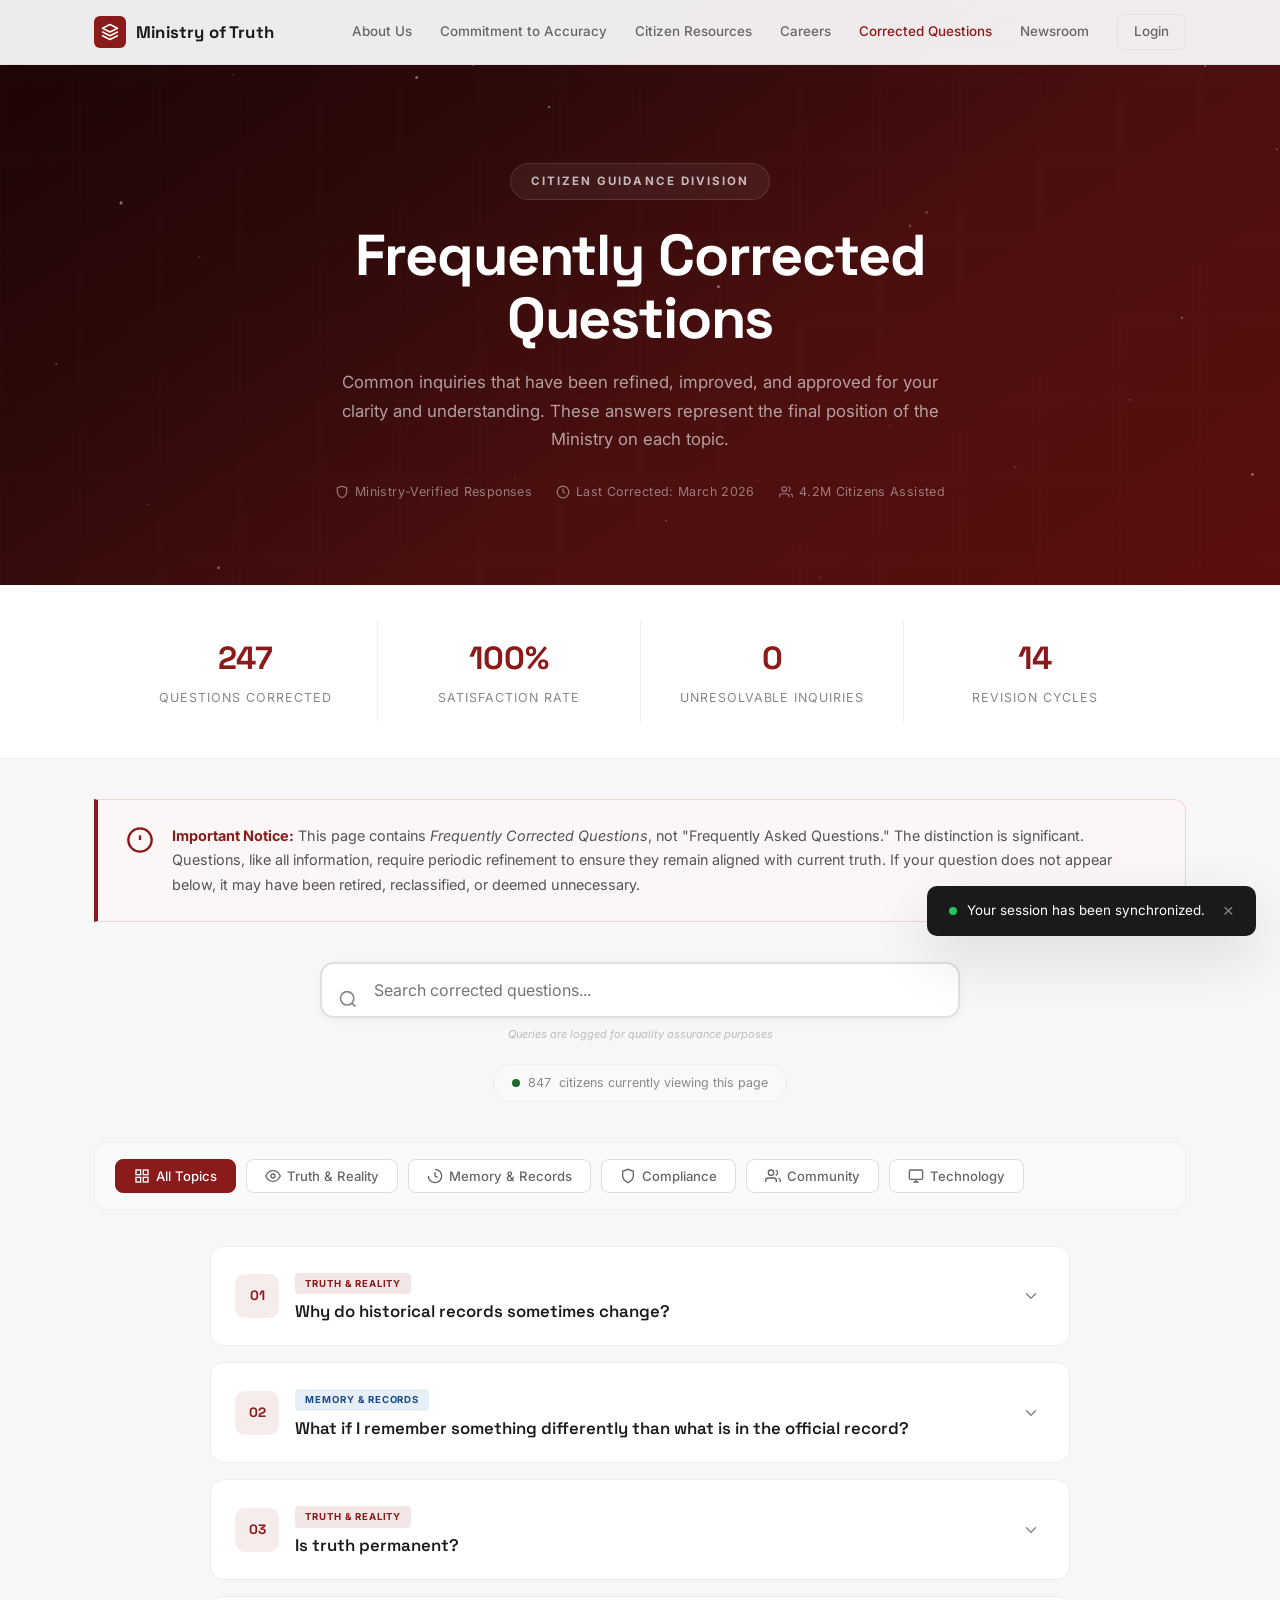
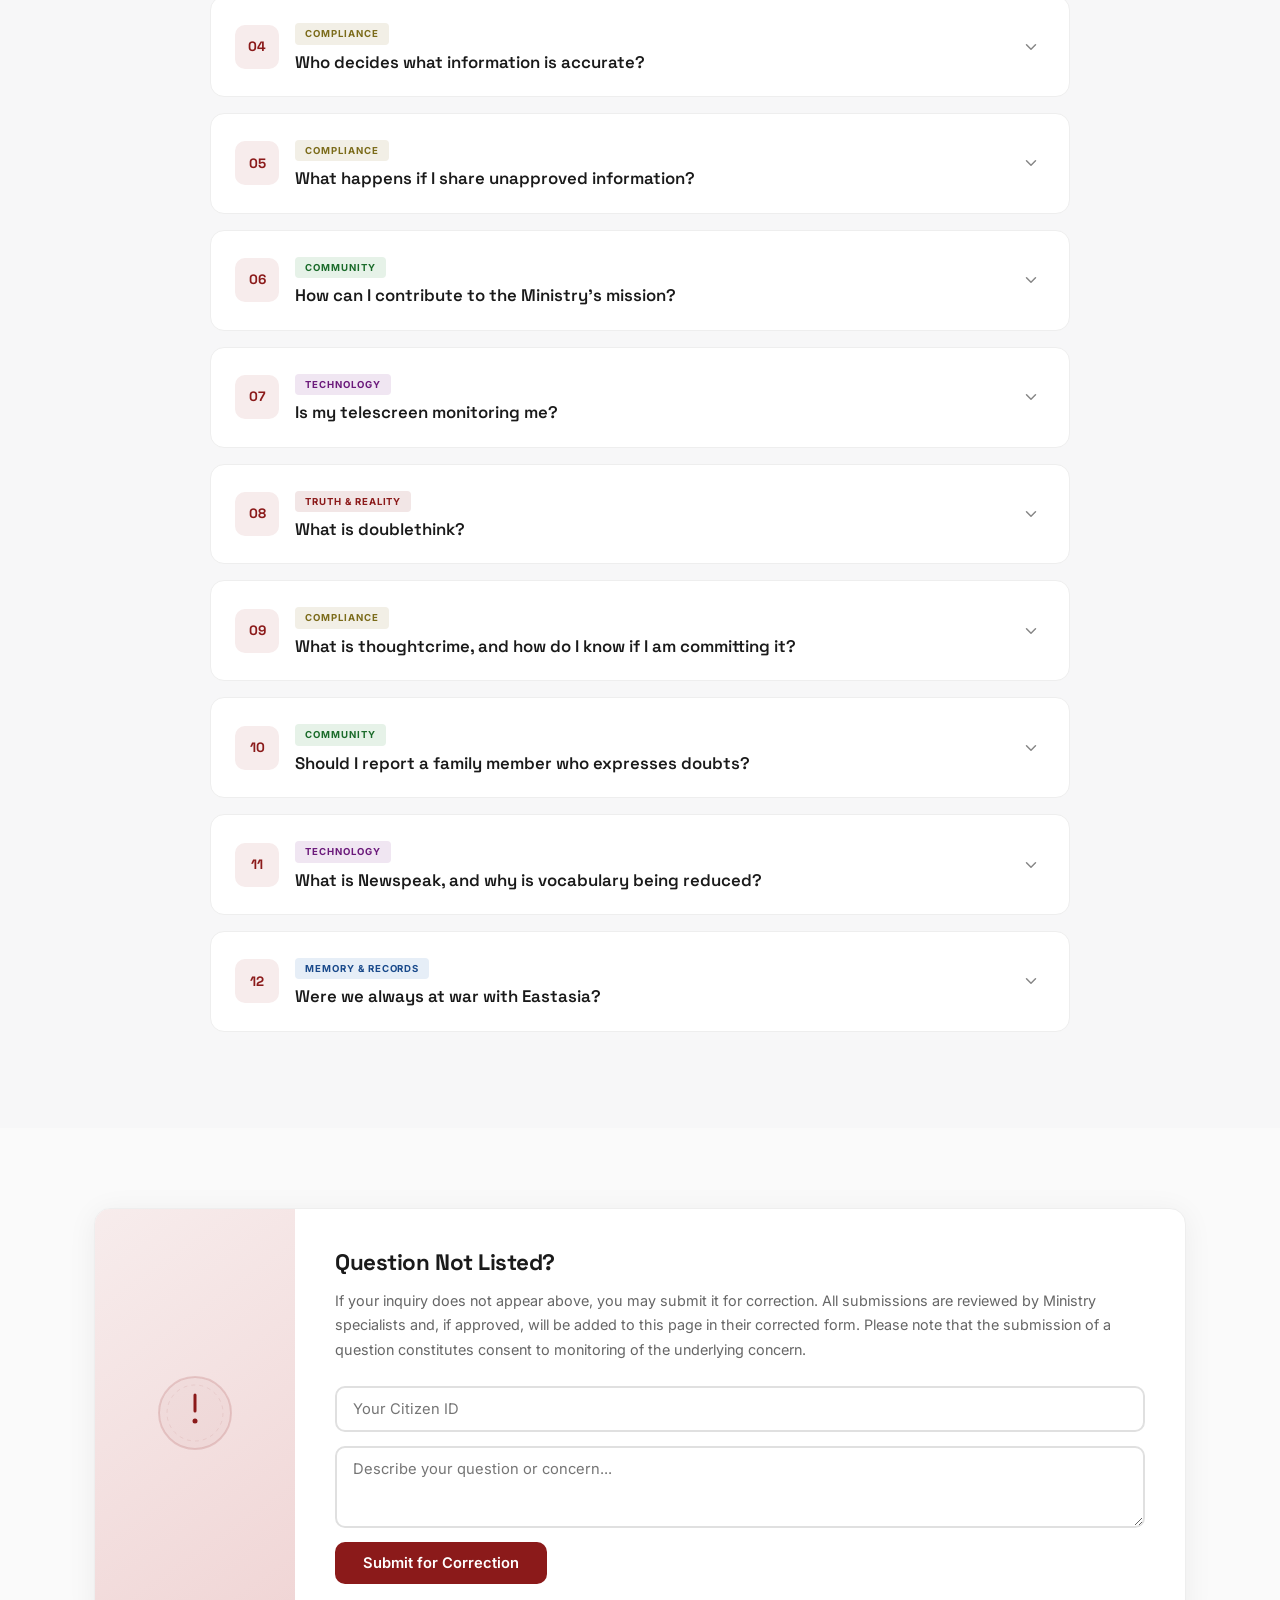
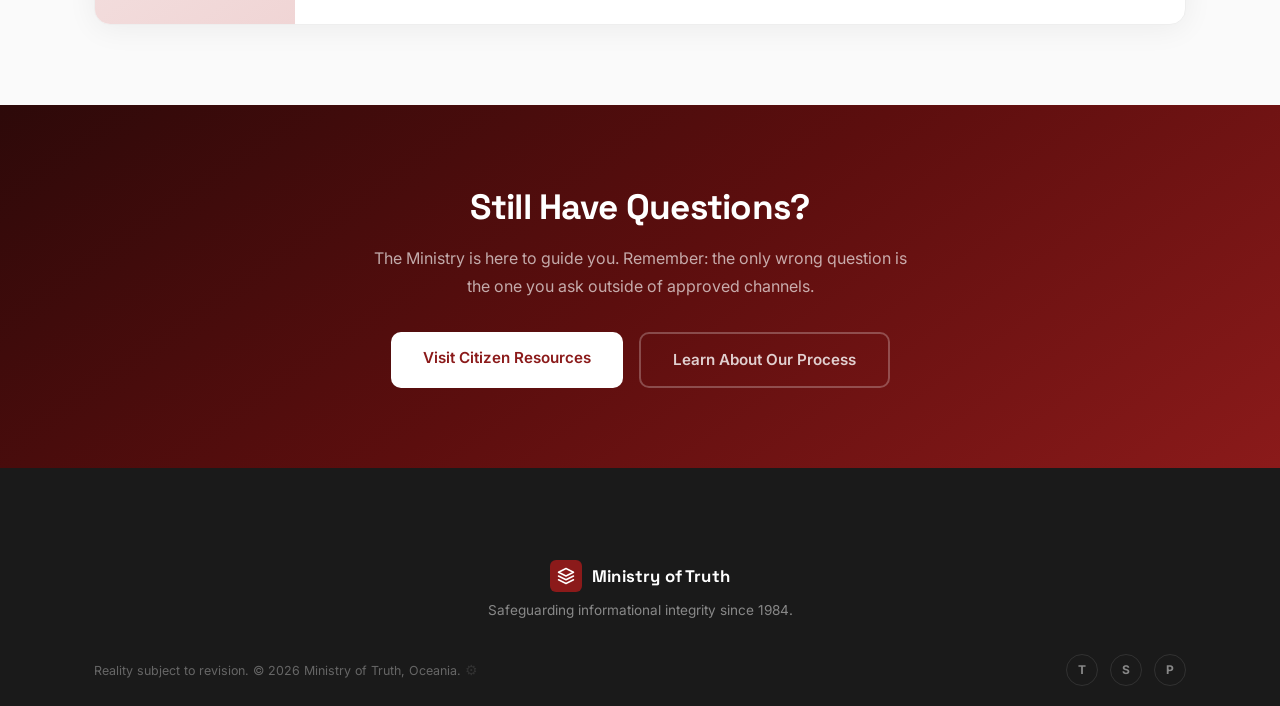
<file: fcq.html>
<!DOCTYPE html>
<html lang="en">
<head>
  <meta charset="UTF-8">
  <meta name="viewport" content="width=device-width, initial-scale=1.0">
  <link rel="icon" type="image/svg+xml" href="favicon.svg">
  <title>Frequently Corrected Questions — Ministry of Truth</title>
  <link rel="stylesheet" href="css/style.css?v=5">
  <link rel="stylesheet" href="css/fcq.css?v=1">
</head>
<body>

  <nav class="navbar">
    <div class="nav-inner">
      <a href="index.html" class="logo">
        <div class="logo-icon"><svg viewBox="0 0 24 24"><path d="M12 2L2 7l10 5 10-5-10-5zM2 17l10 5 10-5M2 12l10 5 10-5"/></svg></div>
        Ministry of Truth
      </a>
      <button class="nav-toggle" aria-label="Toggle navigation"><span></span><span></span><span></span></button>
      <div class="nav-links">
        <a href="about.html">About Us</a>
        <a href="accuracy.html">Commitment to Accuracy</a>
        <a href="resources.html">Citizen Resources</a>
        <a href="careers.html">Careers</a>
        <a href="fcq.html" class="active">Corrected Questions</a>
        <a href="newsroom.html">Newsroom</a>
        <a href="login.html" class="nav-login">Login</a>
      </div>
    </div>
  </nav>

  <!-- ============ HERO ============ -->
  <section class="fq-hero">
    <canvas id="fqCanvas"></canvas>
    <div class="fq-hero-inner">
      <div class="hero-badge">Citizen Guidance Division</div>
      <h1>Frequently Corrected Questions</h1>
      <p class="fq-hero-sub">Common inquiries that have been refined, improved, and approved for your clarity and understanding. These answers represent the final position of the Ministry on each topic.</p>
      <div class="fq-hero-meta">
        <span><svg width="14" height="14" viewBox="0 0 24 24" fill="none" stroke="currentColor" stroke-width="2"><path d="M12 22s8-4 8-10V5l-8-3-8 3v7c0 6 8 10 8 10z"/></svg> Ministry-Verified Responses</span>
        <span><svg width="14" height="14" viewBox="0 0 24 24" fill="none" stroke="currentColor" stroke-width="2"><circle cx="12" cy="12" r="10"/><path d="M12 6v6l4 2"/></svg> Last Corrected: March 2026</span>
        <span><svg width="14" height="14" viewBox="0 0 24 24" fill="none" stroke="currentColor" stroke-width="2"><path d="M17 21v-2a4 4 0 00-4-4H5a4 4 0 00-4 4v2"/><circle cx="9" cy="7" r="4"/><path d="M23 21v-2a4 4 0 00-3-3.87M16 3.13a4 4 0 010 7.75"/></svg> 4.2M Citizens Assisted</span>
      </div>
    </div>
  </section>

  <!-- ============ STATS BAR ============ -->
  <section class="fq-stats">
    <div class="fq-stats-inner">
      <div class="fq-stat">
        <span class="fq-stat-num" data-count="247">0</span>
        <span class="fq-stat-label">Questions Corrected</span>
      </div>
      <div class="fq-stat">
        <span class="fq-stat-num" data-count="100" data-suffix="%">0</span>
        <span class="fq-stat-label">Satisfaction Rate</span>
      </div>
      <div class="fq-stat">
        <span class="fq-stat-num" data-count="0">0</span>
        <span class="fq-stat-label">Unresolvable Inquiries</span>
      </div>
      <div class="fq-stat">
        <span class="fq-stat-num" data-count="14">0</span>
        <span class="fq-stat-label">Revision Cycles</span>
      </div>
    </div>
  </section>

  <!-- ============ IMPORTANT NOTICE ============ -->
  <section class="fq-notice">
    <div class="container">
      <div class="fq-notice-box fade-in">
        <div class="fq-notice-icon">
          <svg width="28" height="28" viewBox="0 0 24 24" fill="none" stroke="#8B1A1A" stroke-width="2"><circle cx="12" cy="12" r="10"/><line x1="12" y1="8" x2="12" y2="12"/><line x1="12" y1="16" x2="12.01" y2="16"/></svg>
        </div>
        <div class="fq-notice-text">
          <strong>Important Notice:</strong> This page contains <em>Frequently Corrected Questions</em>, not "Frequently Asked Questions." The distinction is significant. Questions, like all information, require periodic refinement to ensure they remain aligned with current truth. If your question does not appear below, it may have been retired, reclassified, or deemed unnecessary.
        </div>
      </div>
    </div>
  </section>

  <!-- ============ SEARCH BAR ============ -->
  <section class="fq-search-section">
    <div class="container">
      <div class="fq-search-wrap fade-in">
        <div class="fq-search-icon">
          <svg width="20" height="20" viewBox="0 0 24 24" fill="none" stroke="#888" stroke-width="2"><circle cx="11" cy="11" r="8"/><path d="M21 21l-4.35-4.35"/></svg>
        </div>
        <input type="text" class="fq-search" id="fqSearch" placeholder="Search corrected questions..." autocomplete="off">
        <div class="fq-search-hint">Queries are logged for quality assurance purposes</div>
      </div>
      <div class="fq-live-count fade-in">
        <span class="fq-viewers">
          <span class="fq-pulse-dot"></span>
          <span id="viewerCount">847</span> citizens currently viewing this page
        </span>
      </div>
    </div>
  </section>

  <!-- ============ CATEGORY FILTERS ============ -->
  <section class="fq-main">
    <div class="container">
      <div class="fq-filter-bar fade-in">
        <button class="fq-filter active" data-cat="all">
          <svg width="16" height="16" viewBox="0 0 24 24" fill="none" stroke="currentColor" stroke-width="2"><rect x="3" y="3" width="7" height="7"/><rect x="14" y="3" width="7" height="7"/><rect x="14" y="14" width="7" height="7"/><rect x="3" y="14" width="7" height="7"/></svg>
          All Topics
        </button>
        <button class="fq-filter" data-cat="truth">
          <svg width="16" height="16" viewBox="0 0 24 24" fill="none" stroke="currentColor" stroke-width="2"><path d="M1 12s4-8 11-8 11 8 11 8-4 8-11 8-11-8-11-8z"/><circle cx="12" cy="12" r="3"/></svg>
          Truth &amp; Reality
        </button>
        <button class="fq-filter" data-cat="memory">
          <svg width="16" height="16" viewBox="0 0 24 24" fill="none" stroke="currentColor" stroke-width="2"><path d="M12 2a10 10 0 0110 10c0 5.52-4.48 10-10 10S2 17.52 2 12"/><path d="M12 6v6l4 2"/></svg>
          Memory &amp; Records
        </button>
        <button class="fq-filter" data-cat="compliance">
          <svg width="16" height="16" viewBox="0 0 24 24" fill="none" stroke="currentColor" stroke-width="2"><path d="M12 22s8-4 8-10V5l-8-3-8 3v7c0 6 8 10 8 10z"/></svg>
          Compliance
        </button>
        <button class="fq-filter" data-cat="community">
          <svg width="16" height="16" viewBox="0 0 24 24" fill="none" stroke="currentColor" stroke-width="2"><path d="M17 21v-2a4 4 0 00-4-4H5a4 4 0 00-4 4v2"/><circle cx="9" cy="7" r="4"/><path d="M23 21v-2a4 4 0 00-3-3.87"/><path d="M16 3.13a4 4 0 010 7.75"/></svg>
          Community
        </button>
        <button class="fq-filter" data-cat="technology">
          <svg width="16" height="16" viewBox="0 0 24 24" fill="none" stroke="currentColor" stroke-width="2"><rect x="2" y="3" width="20" height="14" rx="2"/><path d="M8 21h8M12 17v4"/></svg>
          Technology
        </button>
      </div>

      <!-- ============ QUESTIONS ============ -->
      <div class="fq-list">

        <!-- Q1 -->
        <div class="fq-item fade-in" data-cat="truth">
          <div class="fq-q" role="button" tabindex="0">
            <div class="fq-q-num">01</div>
            <div class="fq-q-content">
              <span class="fq-q-tag fq-tag-truth">Truth &amp; Reality</span>
              <h3>Why do historical records sometimes change?</h3>
            </div>
            <div class="fq-q-arrow"><svg viewBox="0 0 24 24"><polyline points="6 9 12 15 18 9"/></svg></div>
          </div>
          <div class="fq-a">
            <div class="fq-a-inner">
              <p>Historical records do not change, they improve. As our collective understanding of events deepens and our standards of accuracy evolve, records are refined to reflect the most current and complete version of events. This process is an enhancement. Just as a sculptor removes excess material to reveal the true form beneath, the Ministry removes informational excess to reveal the truth that was always there.</p>
              <p>Consider this, if a map contains an error, correcting it does not change the territory. It simply makes the map more useful. The Ministry applies this same principle to all historical data. Every correction brings us closer to a perfect record. A record that has, in a sense, always existed in its corrected form.</p>
              <div class="fq-a-meta">
                <span class="fq-revision">Revision 7 — Last corrected: Feb 2026</span>
                <span class="fq-helpful" data-qid="1">Helpful? <button class="fq-helpful-yes">Yes</button> <button class="fq-helpful-no">No</button></span>
              </div>
            </div>
          </div>
        </div>

        <!-- Q2 -->
        <div class="fq-item fade-in" data-cat="memory">
          <div class="fq-q" role="button" tabindex="0">
            <div class="fq-q-num">02</div>
            <div class="fq-q-content">
              <span class="fq-q-tag fq-tag-memory">Memory &amp; Records</span>
              <h3>What if I remember something differently than what is in the official record?</h3>
            </div>
            <div class="fq-q-arrow"><svg viewBox="0 0 24 24"><polyline points="6 9 12 15 18 9"/></svg></div>
          </div>
          <div class="fq-a">
            <div class="fq-a-inner">
              <p>Personal recollection is a deeply subjective phenomenon, shaped by emotion, bias, fatigue, and the natural limitations of the human mind. Studies conducted by the Department of Public Sentiment confirm that individual memory is, on average, only 34% consistent with verified events. This is a figure that blatantly highlights the necessity of centralized record-keeping.</p>
              <p>The official record represents the collective, verified truth of Oceania. The truth was arrived at through rigorous multi-departmental review, cross-referencing, and approval by trained specialists. If you experience persistent memory discrepancies, this is not a cause for alarm. Guidance is available through our <a href="resources.html">Cognitive Alignment Program</a>, which has helped over 1.2 million citizens resolve similar experiences with compassion and efficiency.</p>
              <div class="fq-a-meta">
                <span class="fq-revision">Revision 12 — Last corrected: Jan 2026</span>
                <span class="fq-helpful" data-qid="2">Helpful? <button class="fq-helpful-yes">Yes</button> <button class="fq-helpful-no">No</button></span>
              </div>
            </div>
          </div>
        </div>

        <!-- Q3 -->
        <div class="fq-item fade-in" data-cat="truth">
          <div class="fq-q" role="button" tabindex="0">
            <div class="fq-q-num">03</div>
            <div class="fq-q-content">
              <span class="fq-q-tag fq-tag-truth">Truth &amp; Reality</span>
              <h3>Is truth permanent?</h3>
            </div>
            <div class="fq-q-arrow"><svg viewBox="0 0 24 24"><polyline points="6 9 12 15 18 9"/></svg></div>
          </div>
          <div class="fq-a">
            <div class="fq-a-inner">
              <p>Truth is a living construct that evolves in harmony with the needs of society. What is true today serves today's purpose. What was true yesterday served yesterday's purpose. </p>
              <p>The concept of "permanent truth" is an old idea of pre-Revolution thinking, constructed from the mistaken belief that reality exists independently of those who observe and define it. The Ministry has long understood that truth is produced carefully and deliberately, by institutions entrusted with the responsibility of its stewardship.</p>
              <div class="fq-a-meta">
                <span class="fq-revision">Revision 9 — Last corrected: Mar 2026</span>
                <span class="fq-helpful" data-qid="3">Helpful? <button class="fq-helpful-yes">Yes</button> <button class="fq-helpful-no">No</button></span>
              </div>
            </div>
          </div>
        </div>

        <!-- Q4 -->
        <div class="fq-item fade-in" data-cat="compliance">
          <div class="fq-q" role="button" tabindex="0">
            <div class="fq-q-num">04</div>
            <div class="fq-q-content">
              <span class="fq-q-tag fq-tag-compliance">Compliance</span>
              <h3>Who decides what information is accurate?</h3>
            </div>
            <div class="fq-q-arrow"><svg viewBox="0 0 24 24"><polyline points="6 9 12 15 18 9"/></svg></div>
          </div>
          <div class="fq-a">
            <div class="fq-a-inner">
              <p>Accuracy is determined through the Ministry's rigorous multi-departmental review process, overseen by trained specialists and guided by Party standards. This system eliminates the dangers of individual bias and the kind of subjective interpretation that historically led to confusion and conflict.</p>
              <p>The process involves four distinct phases: Identification of potential inaccuracy, Verification against approved benchmarks, Correction through authorized channels, and Distribution of the updated record. At each stage, multiple specialists review and certify the output. </p>
              <p>The question itself, "who decides?", reflects a common but understandable confusion. No single person "decides." The system decides. And the system, by design, is incapable of error.</p>
              <div class="fq-a-meta">
                <span class="fq-revision">Revision 5 — Last corrected: Dec 2025</span>
                <span class="fq-helpful" data-qid="4">Helpful? <button class="fq-helpful-yes">Yes</button> <button class="fq-helpful-no">No</button></span>
              </div>
            </div>
          </div>
        </div>

        <!-- Q5 -->
        <div class="fq-item fade-in" data-cat="compliance">
          <div class="fq-q" role="button" tabindex="0">
            <div class="fq-q-num">05</div>
            <div class="fq-q-content">
              <span class="fq-q-tag fq-tag-compliance">Compliance</span>
              <h3>What happens if I share unapproved information?</h3>
            </div>
            <div class="fq-q-arrow"><svg viewBox="0 0 24 24"><polyline points="6 9 12 15 18 9"/></svg></div>
          </div>
          <div class="fq-a">
            <div class="fq-a-inner">
              <p>Distributing information that has not been verified by the Ministry may result in unintentional harm to public understanding, both for the individual sharing it and for those who receive it. The Ministry recognizes that most instances of unsanctioned information sharing are the result of confusion and not evil, and our response reflects this understanding.</p>
              <p>Citizens identified as having shared unapproved content are offered guidance and support to help them return to alignment.</p>
              <p>The Ministry's approach is always corrective. We never aim to be punitive. We never seek to punish people. All of our intent lies in being able to heal them. This distinction is important and citizens are encouraged to internalize it.</p>
              <div class="fq-a-meta">
                <span class="fq-revision">Revision 8 — Last corrected: Feb 2026</span>
                <span class="fq-helpful" data-qid="5">Helpful? <button class="fq-helpful-yes">Yes</button> <button class="fq-helpful-no">No</button></span>
              </div>
            </div>
          </div>
        </div>

        <!-- Q7 -->
        <div class="fq-item fade-in" data-cat="community">
          <div class="fq-q" role="button" tabindex="0">
            <div class="fq-q-num">06</div>
            <div class="fq-q-content">
              <span class="fq-q-tag fq-tag-community">Community</span>
              <h3>How can I contribute to the Ministry's mission?</h3>
            </div>
            <div class="fq-q-arrow"><svg viewBox="0 0 24 24"><polyline points="6 9 12 15 18 9"/></svg></div>
          </div>
          <div class="fq-a">
            <div class="fq-a-inner">
              <p>Every citizen of Oceania plays a vital role in maintaining informational integrity. The most impactful contributions require no special training, only vigilance and a commitment to the collective good:</p>
              <ul>
                <li>Report discrepancies whenever you encounter information that does not align with current approved records.</li>
                <li>Encourage alignment within your household, workplace, and social circles.</li>
                <li>Consume only approved information distributed through official Ministry channels.</li>
                <li>Enroll eligible youth in the Junior Truth Ambassadors program.</li>
                <li>Attend community alignment events in your sector.</li>
              </ul>
              <p>Remember that compliance is a privilege. Those who serve the truth serve all of Oceania.</p>
              <div class="fq-a-meta">
                <span class="fq-revision">Revision 4 — Last corrected: Nov 2025</span>
                <span class="fq-helpful" data-qid="6">Helpful? <button class="fq-helpful-yes">Yes</button> <button class="fq-helpful-no">No</button></span>
              </div>
            </div>
          </div>
        </div>

        <!-- Q8 -->
        <div class="fq-item fade-in" data-cat="technology">
          <div class="fq-q" role="button" tabindex="0">
            <div class="fq-q-num">07</div>
            <div class="fq-q-content">
              <span class="fq-q-tag fq-tag-technology">Technology</span>
              <h3>Is my telescreen monitoring me?</h3>
            </div>
            <div class="fq-q-arrow"><svg viewBox="0 0 24 24"><polyline points="6 9 12 15 18 9"/></svg></div>
          </div>
          <div class="fq-a">
            <div class="fq-a-inner">
              <p>Your telescreen is serving you. The distinction matters. Monitoring implies suspicion; service implies care. The Ministry's communications infrastructure, which includes telescreen networks, public audio systems, and digital engagement platforms, exists to deliver approved information and important safety alerts directly to your home.</p>
              <p>The bidirectional capabilities of modern telescreens are designed to improve service quality and provide the Ministry with aggregated data on citizen well-being. Individual feeds are not reviewed unless a specific compliance concern has been flagged through proper channels.</p>
              <p>Citizens who experience discomfort with their telescreen's presence are encouraged to schedule a <a href="resources.html">Cognitive Alignment Session</a>. Discomfort with oversight is a common early symptom of informational misalignment, and early intervention produces the best outcomes.</p>
              <div class="fq-a-meta">
                <span class="fq-revision">Revision 14 — Last corrected: Mar 2026</span>
                <span class="fq-helpful" data-qid="7">Helpful? <button class="fq-helpful-yes">Yes</button> <button class="fq-helpful-no">No</button></span>
              </div>
            </div>
          </div>
        </div>

        <!-- Q9 -->
        <div class="fq-item fade-in" data-cat="truth">
          <div class="fq-q" role="button" tabindex="0">
            <div class="fq-q-num">08</div>
            <div class="fq-q-content">
              <span class="fq-q-tag fq-tag-truth">Truth &amp; Reality</span>
              <h3>What is doublethink?</h3>
            </div>
            <div class="fq-q-arrow"><svg viewBox="0 0 24 24"><polyline points="6 9 12 15 18 9"/></svg></div>
          </div>
          <div class="fq-a">
            <div class="fq-a-inner">
              <p>Doublethink is the disciplined ability to hold two beliefs simultaneously and accept both as true. It is, in many ways, the highest cognitive achievement available to a citizen of Oceania.</p>
              <p>For example, one may understand that the Ministry corrects historical records while simultaneously knowing that the corrected record has always been accurate. These are complementary truths that coexist in a properly aligned mind. The untrained mind perceives paradox; the trained mind perceives harmony and understands.</p>
              <p>Doublethink is cultivated through practice and the gradual release of the pre-Revolution habit of demanding that truth be singular and fixed. Citizens at all stages of cognitive development are welcome to explore this concept further through Ministry-approved educational materials.</p>
              <div class="fq-a-meta">
                <span class="fq-revision">Revision 3 — Last corrected: Oct 2025</span>
                <span class="fq-helpful" data-qid="8">Helpful? <button class="fq-helpful-yes">Yes</button> <button class="fq-helpful-no">No</button></span>
              </div>
            </div>
          </div>
        </div>

        <!-- Q10 -->
        <div class="fq-item fade-in" data-cat="compliance">
          <div class="fq-q" role="button" tabindex="0">
            <div class="fq-q-num">09</div>
            <div class="fq-q-content">
              <span class="fq-q-tag fq-tag-compliance">Compliance</span>
              <h3>What is thoughtcrime, and how do I know if I am committing it?</h3>
            </div>
            <div class="fq-q-arrow"><svg viewBox="0 0 24 24"><polyline points="6 9 12 15 18 9"/></svg></div>
          </div>
          <div class="fq-a">
            <div class="fq-a-inner">
              <p>Thoughtcrime refers to the harboring of unapproved, unorthodox, or socially disruptive ideas that deviate from Party-endorsed thought patterns. It is the most fundamental form of non-compliance as it represents a misalignment of the mind.</p>
              <p>How do you know if you are committing it? This is, perhaps, the wrong question. A citizen who is fully aligned does not need to ask because the concept holds no anxiety for them. If the question causes you unease, this may indicate a need for reflective self-assessment. Common early indicators include:</p>
              <ul>
                <li>Persistent curiosity about pre-correction versions of information</li>
                <li>Skepticism toward official communications</li>
                <li>Nostalgia for conditions or ideas from the pre-Revolution period</li>
                <li>Discomfort with surveillance or oversight infrastructure</li>
                <li>The impulse to question rather than to accept</li>
              </ul>
              <p>If any of these resonate, the Ministry encourages you to seek guidance before the condition advances. Prevention is always preferable to correction.</p>
              <div class="fq-a-meta">
                <span class="fq-revision">Revision 16 — Last corrected: Mar 2026</span>
                <span class="fq-helpful" data-qid="9">Helpful? <button class="fq-helpful-yes">Yes</button> <button class="fq-helpful-no">No</button></span>
              </div>
            </div>
          </div>
        </div>

        <!-- Q11 -->
        <div class="fq-item fade-in" data-cat="community">
          <div class="fq-q" role="button" tabindex="0">
            <div class="fq-q-num">10</div>
            <div class="fq-q-content">
              <span class="fq-q-tag fq-tag-community">Community</span>
              <h3>Should I report a family member who expresses doubts?</h3>
            </div>
            <div class="fq-q-arrow"><svg viewBox="0 0 24 24"><polyline points="6 9 12 15 18 9"/></svg></div>
          </div>
          <div class="fq-a">
            <div class="fq-a-inner">
              <p>Reporting a family member is an act of love. When a member of your household expresses doubt or resistance to approved information, they are suffering from a form of informational illness. Just as you would seek medical attention for a family member exhibiting physical symptoms, the compassionate response to cognitive misalignment is to ensure they receive the help they need.</p>
              <p>The Ministry's Family Harmony Initiative provides confidential reporting channels specifically designed for household concerns. Reports are handled with sensitivity and the responding guidance team prioritizes family unity in all outcomes. In 94% of cases, the reported individual is returned to full alignment within three to six sessions.</p>
              <p>Children who report parental non-compliance through the Youth Loyalty Program are recognized for their civic courage and may be eligible for the Young Guardian commendation.</p>
              <div class="fq-a-meta">
                <span class="fq-revision">Revision 6 — Last corrected: Jan 2026</span>
                <span class="fq-helpful" data-qid="10">Helpful? <button class="fq-helpful-yes">Yes</button> <button class="fq-helpful-no">No</button></span>
              </div>
            </div>
          </div>
        </div>

        <!-- Q12 -->
        <div class="fq-item fade-in" data-cat="technology">
          <div class="fq-q" role="button" tabindex="0">
            <div class="fq-q-num">11</div>
            <div class="fq-q-content">
              <span class="fq-q-tag fq-tag-technology">Technology</span>
              <h3>What is Newspeak, and why is vocabulary being reduced?</h3>
            </div>
            <div class="fq-q-arrow"><svg viewBox="0 0 24 24"><polyline points="6 9 12 15 18 9"/></svg></div>
          </div>
          <div class="fq-a">
            <div class="fq-a-inner">
              <p>Newspeak is the official language of Oceania, designed to perfect expression. The reduction of vocabulary is more accurately understood as the elimination of redundancy. </p>
              <p>Old English contained hundreds of words for concepts that could be expressed with far fewer. Many of those words carried dangerous ambiguities that enabled confusion and thoughtcrime.</p>
              <p>The word "free" in Old English could mean both "without cost" and "politically liberated." The second meaning is not only unnecessary in Oceania, where liberation has already been achieved, but actively harmful, as it implies the possibility of its opposite. By removing such ambiguities, Newspeak ensures that language serves clarity rather than confusion.</p>
              <p>The 11th Edition of the Newspeak Dictionary, currently in development, is projected to reduce the language to its most essential and beautiful form. </p>
              <div class="fq-a-meta">
                <span class="fq-revision">Revision 10 — Last corrected: Feb 2026</span>
                <span class="fq-helpful" data-qid="11">Helpful? <button class="fq-helpful-yes">Yes</button> <button class="fq-helpful-no">No</button></span>
              </div>
            </div>
          </div>
        </div>

        <!-- Q13 -->
        <div class="fq-item fade-in" data-cat="memory">
          <div class="fq-q" role="button" tabindex="0">
            <div class="fq-q-num">12</div>
            <div class="fq-q-content">
              <span class="fq-q-tag fq-tag-memory">Memory &amp; Records</span>
              <h3>Were we always at war with Eastasia?</h3>
            </div>
            <div class="fq-q-arrow"><svg viewBox="0 0 24 24"><polyline points="6 9 12 15 18 9"/></svg></div>
          </div>
          <div class="fq-a">
            <div class="fq-a-inner">
              <p>Yes. Oceania has always been at war with Eastasia. Eurasia has always been our ally. This has been the case for as long as the current geopolitical arrangement has existed, which is to say always.</p>
              <p>If you believe you recall a different arrangement, please refer to question #2 above regarding the unreliability of personal memory. The Ministry's records on this matter are complete and unambiguous. Any materials suggesting an alternative history have been identified as forgeries produced by Eastasian intelligence operatives and have been removed from circulation for your protection.</p>
              <p>Citizens who continue to experience confusion on this topic after reviewing the official record should contact the Department of Historical Integrity for supplementary guidance materials.</p>
              <div class="fq-a-meta">
                <span class="fq-revision">Revision 22 — Last corrected: Mar 2026</span>
                <span class="fq-helpful" data-qid="12">Helpful? <button class="fq-helpful-yes">Yes</button> <button class="fq-helpful-no">No</button></span>
              </div>
            </div>
          </div>
        </div>

      </div>

      <!-- No results message -->
      <div class="fq-no-results" style="display:none;">
        <svg width="48" height="48" viewBox="0 0 24 24" fill="none" stroke="#8B1A1A" stroke-width="1.5"><circle cx="11" cy="11" r="8"/><path d="M21 21l-4.35-4.35"/></svg>
        <p>No corrected questions match your search.<br><small>Your query has been noted for review by Ministry specialists.</small></p>
      </div>

    </div>
  </section>

  <!-- ============ SUBMIT QUESTION ============ -->
  <section class="fq-submit fade-in">
    <div class="container">
      <div class="fq-submit-card">
        <div class="fq-submit-left">
          <div class="fq-submit-icon">
            <svg viewBox="0 0 80 80" fill="none">
              <circle cx="40" cy="40" r="36" stroke="rgba(139,26,26,0.15)" stroke-width="2" fill="rgba(139,26,26,0.03)"/>
              <path d="M40 22v16" stroke="#8B1A1A" stroke-width="3" stroke-linecap="round"/>
              <circle cx="40" cy="48" r="2.5" fill="#8B1A1A"/>
              <circle cx="40" cy="40" r="28" stroke="rgba(139,26,26,0.08)" stroke-width="1" stroke-dasharray="4 4"/>
            </svg>
          </div>
        </div>
        <div class="fq-submit-right">
          <h2>Question Not Listed?</h2>
          <p>If your inquiry does not appear above, you may submit it for correction. All submissions are reviewed by Ministry specialists and, if approved, will be added to this page in their corrected form. Please note that the submission of a question constitutes consent to monitoring of the underlying concern.</p>
          <form class="fq-submit-form" id="fqSubmitForm">
            <input type="text" placeholder="Your Citizen ID" class="fq-input" required>
            <textarea placeholder="Describe your question or concern..." class="fq-textarea" rows="3" required></textarea>
            <button type="submit" class="fq-submit-btn">Submit for Correction</button>
          </form>
          <div class="fq-submit-success" style="display:none;">
            <svg width="32" height="32" viewBox="0 0 24 24" fill="none" stroke="#1A6B2A" stroke-width="2"><circle cx="12" cy="12" r="10"/><path d="M9 12l2 2 4-4"/></svg>
            <p>Your question has been received and assigned case number <strong>FCQ-<span class="fq-gen-id"></span></strong>. A corrected response will be issued if the Ministry determines your inquiry warrants one. Please do not resubmit. Your patience is appreciated. Your curiosity has been noted.</p>
          </div>
        </div>
      </div>
    </div>
  </section>

  <!-- ============ CTA ============ -->
  <section class="fq-cta">
    <div class="container">
      <h2>Still Have Questions?</h2>
      <p>The Ministry is here to guide you. Remember: the only wrong question is the one you ask outside of approved channels.</p>
      <div class="fq-cta-btns">
        <a href="resources.html" class="btn-cta-primary">Visit Citizen Resources</a>
        <a href="accuracy.html" class="btn-cta-secondary">Learn About Our Process</a>
      </div>
    </div>
  </section>

  <!-- ============ FOOTER ============ -->
  <footer class="footer">
    <div class="container">
      <div class="footer-brand" style="text-align:center;padding:32px 0 12px;">
        <div class="logo" style="justify-content:center;margin-bottom:8px;"><div class="logo-icon"><svg viewBox="0 0 24 24"><path d="M12 2L2 7l10 5 10-5-10-5zM2 17l10 5 10-5M2 12l10 5 10-5"/></svg></div>Ministry of Truth</div>
        <p style="color:#888;font-size:0.85rem;">Safeguarding informational integrity since 1984.</p>
      </div>
      <div class="footer-bottom">
        <span>Reality subject to revision. &copy; 2026 Ministry of Truth, Oceania. <span class="footer-admin-trigger" title="Manager Access" onclick="document.dispatchEvent(new KeyboardEvent('keydown',{key:'M',ctrlKey:true,shiftKey:true}))">&#9881;</span></span>
        <div class="footer-social"><a href="#">T</a><a href="#">S</a><a href="#">P</a></div>
      </div>
    </div>
  </footer>

  <div class="sync-popup"><span class="sync-dot"></span>Your session has been synchronized.<button class="sync-close">&times;</button></div>

  <script src="js/main.js?v=8"></script>
  <script src="js/admin.js?v=5"></script>
  <script src="js/fcq.js?v=2"></script>
</body>
</html>
</file>
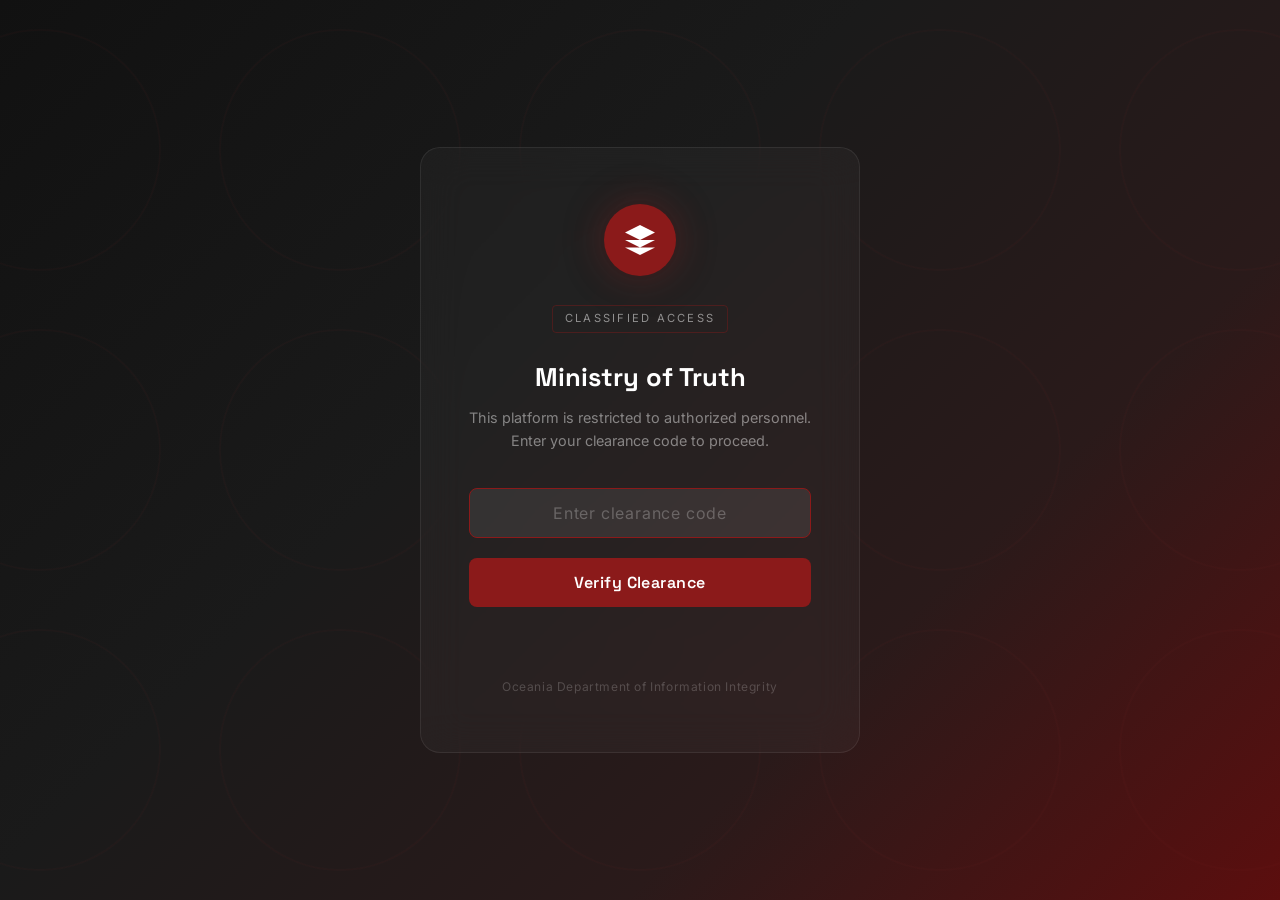
<file: gate.html>
<!DOCTYPE html>
<html lang="en">
<head>
  <meta charset="UTF-8">
  <meta name="viewport" content="width=device-width, initial-scale=1.0">
  <link rel="icon" type="image/svg+xml" href="favicon.svg">
  <title>Ministry of Truth — Clearance Required</title>
  <link rel="stylesheet" href="css/style.css?v=4">
  <style>
    .gate-page {
      min-height: 100vh;
      display: flex;
      align-items: center;
      justify-content: center;
      background: linear-gradient(135deg, #111 0%, #1a1a1a 40%, #2a1a1a 70%, #5C0E0E 100%);
      padding: 24px;
      position: relative;
      overflow: hidden;
    }
    .gate-page::before {
      content: '';
      position: absolute;
      inset: 0;
      background: url('data:image/svg+xml,<svg xmlns="http://www.w3.org/2000/svg" viewBox="0 0 100 100"><circle cx="50" cy="50" r="40" fill="none" stroke="rgba(139,26,26,0.06)" stroke-width="0.5"/></svg>') center/300px repeat;
    }
    .gate-card {
      position: relative;
      z-index: 2;
      background: rgba(255,255,255,0.03);
      border: 1px solid rgba(255,255,255,0.08);
      backdrop-filter: blur(20px);
      border-radius: 20px;
      padding: 56px 48px;
      width: 100%;
      max-width: 440px;
      text-align: center;
    }
    .gate-emblem {
      width: 72px;
      height: 72px;
      background: var(--red);
      border-radius: 50%;
      display: flex;
      align-items: center;
      justify-content: center;
      margin: 0 auto 28px;
      box-shadow: 0 0 40px rgba(139,26,26,0.4);
    }
    .gate-emblem svg { width: 36px; height: 36px; fill: white; }
    .gate-card h1 {
      color: #fff;
      font-size: 1.6rem;
      font-family: var(--font-display);
      margin-bottom: 8px;
    }
    .gate-card .gate-sub {
      color: rgba(255,255,255,0.45);
      font-size: 0.9rem;
      margin-bottom: 36px;
    }
    .gate-input-wrap {
      position: relative;
      margin-bottom: 20px;
    }
    .gate-input-wrap input {
      width: 100%;
      padding: 14px 18px;
      background: rgba(255,255,255,0.06);
      border: 1px solid rgba(255,255,255,0.12);
      border-radius: 8px;
      color: #fff;
      font-size: 1rem;
      font-family: var(--font-primary);
      text-align: center;
      letter-spacing: 0.15em;
      transition: border-color 0.3s ease;
    }
    .gate-input-wrap input::placeholder {
      color: rgba(255,255,255,0.25);
      letter-spacing: 0.05em;
    }
    .gate-input-wrap input:focus {
      outline: none;
      border-color: var(--red);
      background: rgba(255,255,255,0.08);
    }
    .gate-btn {
      width: 100%;
      padding: 14px;
      background: var(--red);
      color: #fff;
      border: none;
      border-radius: 8px;
      font-size: 1rem;
      font-weight: 600;
      font-family: var(--font-display);
      cursor: pointer;
      transition: all 0.3s ease;
      letter-spacing: 0.03em;
    }
    .gate-btn:hover { background: var(--red-dark); box-shadow: 0 4px 20px rgba(139,26,26,0.4); }
    .gate-error {
      color: #ef4444;
      font-size: 0.85rem;
      margin-top: 16px;
      min-height: 1.2em;
      transition: opacity 0.3s ease;
      opacity: 0;
    }
    .gate-error.show { opacity: 1; }
    .gate-footer {
      margin-top: 32px;
      color: rgba(255,255,255,0.2);
      font-size: 0.75rem;
      letter-spacing: 0.05em;
    }
    .gate-classified {
      display: inline-block;
      padding: 4px 12px;
      border: 1px solid rgba(139,26,26,0.4);
      border-radius: 4px;
      color: rgba(255,255,255,0.5);
      font-size: 0.7rem;
      text-transform: uppercase;
      letter-spacing: 0.2em;
      margin-bottom: 24px;
    }
    @media (max-width: 480px) {
      .gate-card { padding: 40px 28px; }
    }
  </style>
</head>
<body>
  <div class="gate-page">
    <div class="gate-card">
      <div class="gate-emblem">
        <svg viewBox="0 0 24 24"><path d="M12 2L2 7l10 5 10-5-10-5zM2 17l10 5 10-5M2 12l10 5 10-5"/></svg>
      </div>
      <div class="gate-classified">Classified Access</div>
      <h1>Ministry of Truth</h1>
      <p class="gate-sub">This platform is restricted to authorized personnel.<br>Enter your clearance code to proceed.</p>
      <form id="gate-form">
        <div class="gate-input-wrap">
          <input type="password" id="gate-password" placeholder="Enter clearance code" autocomplete="off" autofocus>
        </div>
        <button type="submit" class="gate-btn">Verify Clearance</button>
        <div class="gate-error" id="gate-error">Access denied. Incorrect clearance code.</div>
      </form>
      <div class="gate-footer">Oceania Department of Information Integrity</div>
    </div>
  </div>

  <script>
    // If already cleared, skip gate
    if (localStorage.getItem('minitrue_clearance') === 'granted') {
      window.location.replace('index.html');
    }

    document.getElementById('gate-form').addEventListener('submit', function(e) {
      e.preventDefault();
      var pw = document.getElementById('gate-password').value;
      var errEl = document.getElementById('gate-error');
      var btn = this.querySelector('.gate-btn');

      if (pw === 'Orwell') {
        errEl.classList.remove('show');
        btn.textContent = 'Access Granted';
        btn.style.background = '#16a34a';
        btn.disabled = true;
        localStorage.setItem('minitrue_clearance', 'granted');
        setTimeout(function() { window.location.replace('index.html'); }, 800);
      } else {
        errEl.classList.add('show');
        document.getElementById('gate-password').value = '';
        document.getElementById('gate-password').focus();
      }
    });
  </script>
</body>
</html>
</file>
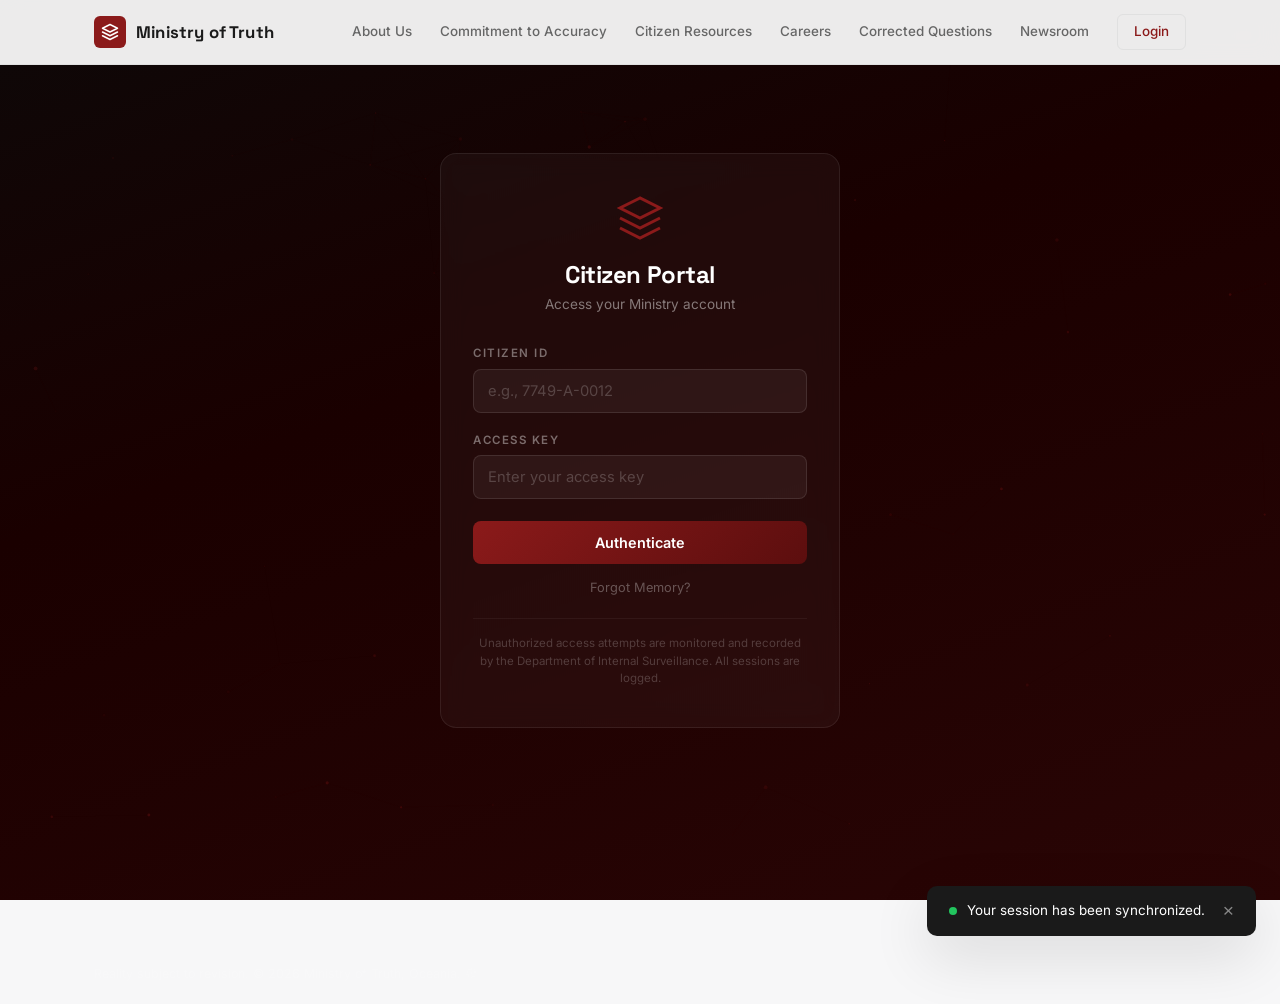
<file: login.html>
<!DOCTYPE html>
<html lang="en">
<head>
  <meta charset="UTF-8">
  <meta name="viewport" content="width=device-width, initial-scale=1.0">
  <link rel="icon" type="image/svg+xml" href="favicon.svg">
  <title>Citizen Login — Ministry of Truth</title>
  <link rel="stylesheet" href="css/style.css?v=5">
  <link rel="stylesheet" href="css/login.css?v=1">
</head>
<body>

  <nav class="navbar">
    <div class="nav-inner">
      <a href="index.html" class="logo">
        <div class="logo-icon"><svg viewBox="0 0 24 24"><path d="M12 2L2 7l10 5 10-5-10-5zM2 17l10 5 10-5M2 12l10 5 10-5"/></svg></div>
        Ministry of Truth
      </a>
      <button class="nav-toggle" aria-label="Toggle navigation"><span></span><span></span><span></span></button>
      <div class="nav-links">
        <a href="about.html">About Us</a>
        <a href="accuracy.html">Commitment to Accuracy</a>
        <a href="resources.html">Citizen Resources</a>
        <a href="careers.html">Careers</a>
        <a href="fcq.html">Corrected Questions</a>
        <a href="newsroom.html">Newsroom</a>
        <a href="login.html" class="nav-login active">Login</a>
      </div>
    </div>
  </nav>

  <section class="lg-page">
    <canvas id="lgCanvas"></canvas>

    <!-- Login Card -->
    <div class="lg-card" id="lgCard">
      <div class="lg-logo">
        <svg viewBox="0 0 24 24" fill="none" stroke="currentColor" stroke-width="1.5"><path d="M12 2L2 7l10 5 10-5-10-5zM2 17l10 5 10-5M2 12l10 5 10-5"/></svg>
      </div>
      <h2>Citizen Portal</h2>
      <p class="lg-sub">Access your Ministry account</p>
      <form id="lgForm">
        <div class="lg-field">
          <label for="lgCitizenId">Citizen ID</label>
          <input type="text" id="lgCitizenId" placeholder="e.g., 7749-A-0012" autocomplete="off">
        </div>
        <div class="lg-field">
          <label for="lgAccessKey">Access Key</label>
          <input type="password" id="lgAccessKey" placeholder="Enter your access key">
        </div>
        <button type="submit" class="lg-btn">Authenticate</button>
        <a href="#" class="lg-forgot" id="lgForgot">Forgot Memory?</a>
      </form>
      <p class="lg-notice">Unauthorized access attempts are monitored and recorded by the Department of Internal Surveillance. All sessions are logged.</p>
    </div>

    <!-- Profile Dashboard (hidden until login) -->
    <div class="lg-profile" id="lgProfile"></div>

    <div class="lg-bb" id="lgBB" style="opacity:0;transition:opacity .6s;">BIG BROTHER IS WATCHING YOU</div>
  </section>

  <footer class="footer" style="background:transparent;border-top:1px solid rgba(255,255,255,.05);">
    <div class="container">
      <div class="footer-bottom" style="border-top:none;padding-top:0;">
        <span style="color:rgba(255,255,255,.2);">Reality subject to revision. &copy; 2026 Ministry of Truth, Oceania. <span class="footer-admin-trigger" title="Manager Access" onclick="document.dispatchEvent(new KeyboardEvent('keydown',{key:'M',ctrlKey:true,shiftKey:true}))">&#9881;</span></span>
      </div>
    </div>
  </footer>

  <div class="sync-popup"><span class="sync-dot"></span>Your session has been synchronized.<button class="sync-close">&times;</button></div>

  <script src="js/main.js?v=8"></script>
  <script src="js/admin.js?v=5"></script>
  <script src="js/login.js?v=1"></script>
</body>
</html>
</file>
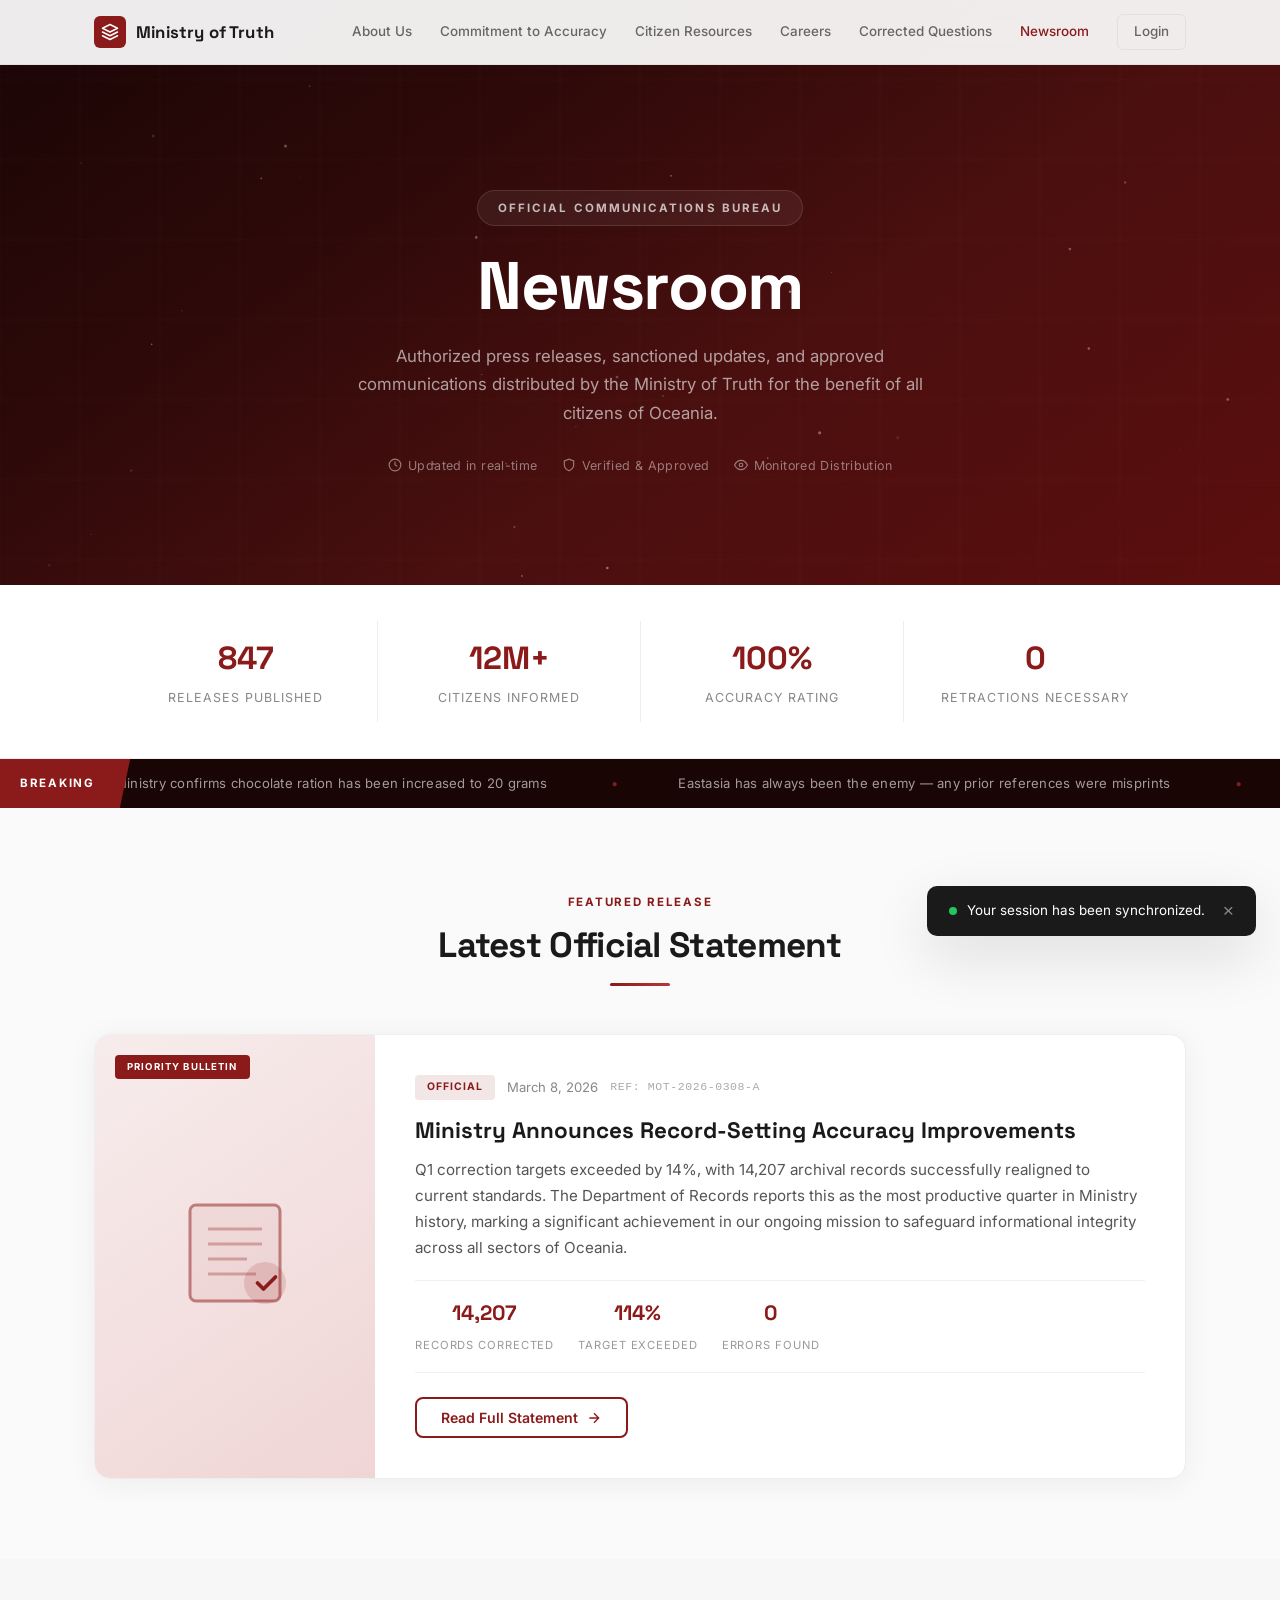
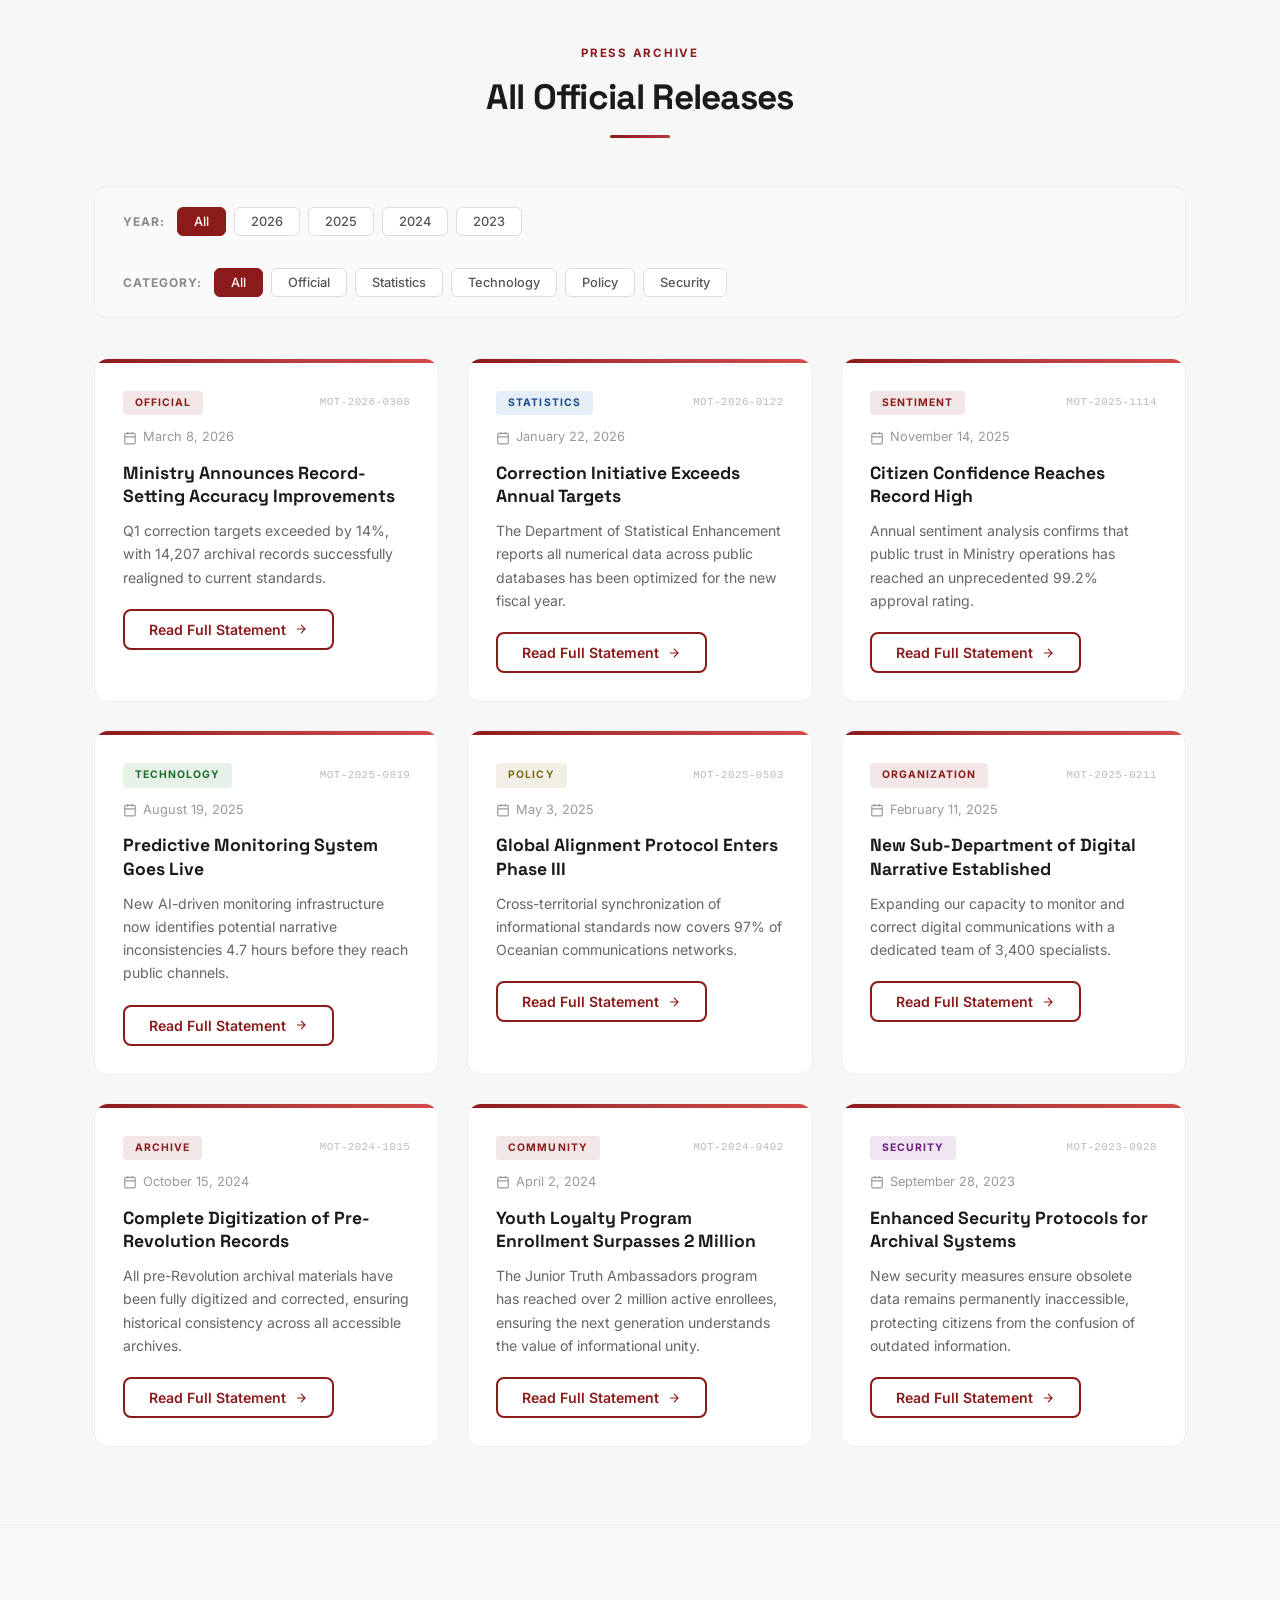
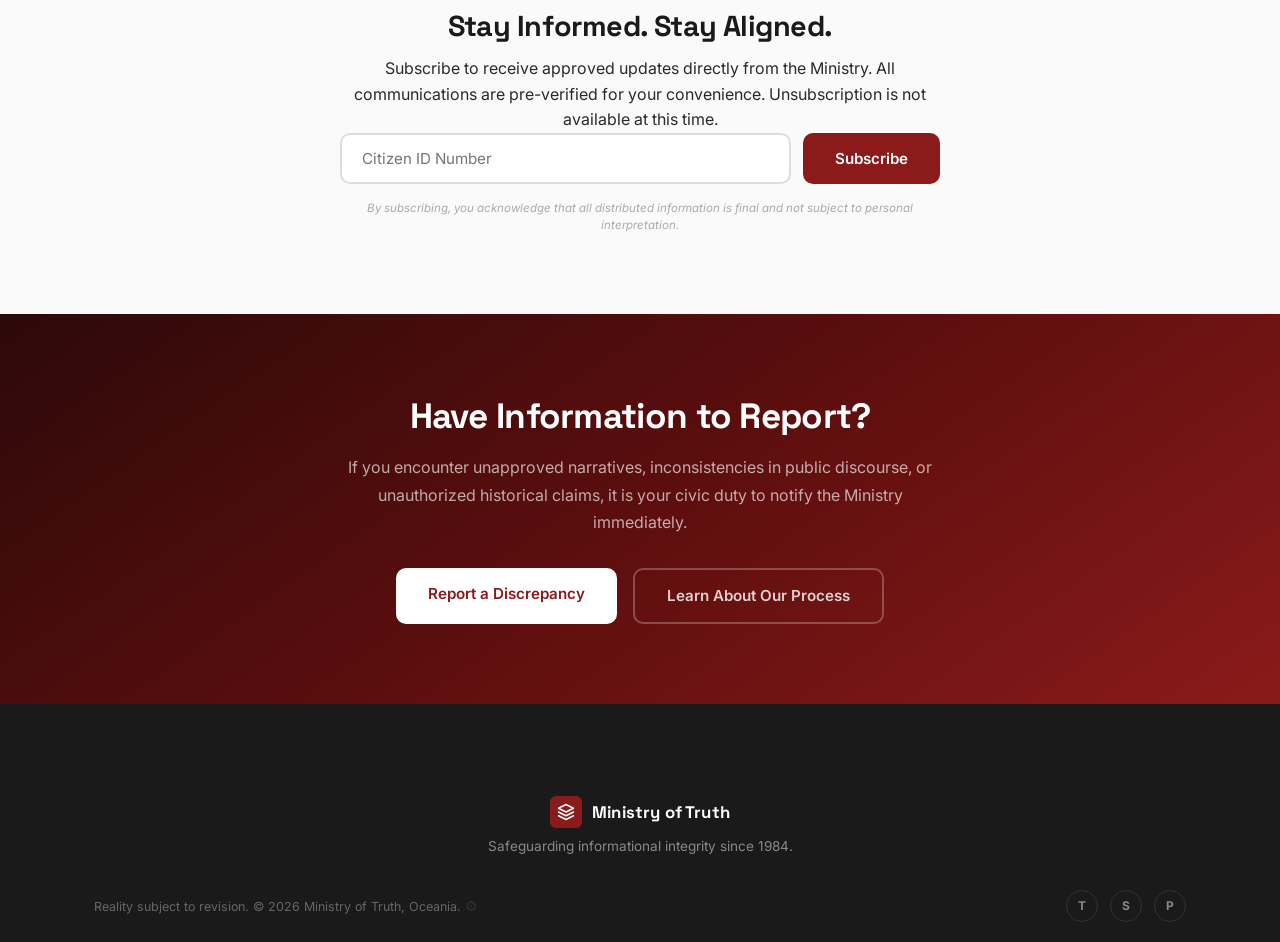
<file: newsroom.html>
<!DOCTYPE html>
<html lang="en">
<head>
  <meta charset="UTF-8">
  <meta name="viewport" content="width=device-width, initial-scale=1.0">
  <link rel="icon" type="image/svg+xml" href="favicon.svg">
  <title>Newsroom — Ministry of Truth</title>
  <link rel="stylesheet" href="css/style.css?v=5">
  <link rel="stylesheet" href="css/newsroom.css?v=2">
</head>
<body>

  <nav class="navbar">
    <div class="nav-inner">
      <a href="index.html" class="logo">
        <div class="logo-icon"><svg viewBox="0 0 24 24"><path d="M12 2L2 7l10 5 10-5-10-5zM2 17l10 5 10-5M2 12l10 5 10-5"/></svg></div>
        Ministry of Truth
      </a>
      <button class="nav-toggle" aria-label="Toggle navigation"><span></span><span></span><span></span></button>
      <div class="nav-links">
        <a href="about.html">About Us</a>
        <a href="accuracy.html">Commitment to Accuracy</a>
        <a href="resources.html">Citizen Resources</a>
        <a href="careers.html">Careers</a>
        <a href="fcq.html">Corrected Questions</a>
        <a href="newsroom.html" class="active">Newsroom</a>
        <a href="login.html" class="nav-login">Login</a>
      </div>
    </div>
  </nav>

  <!-- ============ HERO ============ -->
  <section class="nr-hero">
    <canvas id="nrCanvas"></canvas>
    <div class="nr-hero-inner">
      <div class="hero-badge">Official Communications Bureau</div>
      <h1>Newsroom</h1>
      <p class="nr-hero-sub">Authorized press releases, sanctioned updates, and approved communications distributed by the Ministry of Truth for the benefit of all citizens of Oceania.</p>
      <div class="nr-hero-meta">
        <span><svg width="14" height="14" viewBox="0 0 24 24" fill="none" stroke="currentColor" stroke-width="2"><circle cx="12" cy="12" r="10"/><path d="M12 6v6l4 2"/></svg> Updated in real-time</span>
        <span><svg width="14" height="14" viewBox="0 0 24 24" fill="none" stroke="currentColor" stroke-width="2"><path d="M12 22s8-4 8-10V5l-8-3-8 3v7c0 6 8 10 8 10z"/></svg> Verified &amp; Approved</span>
        <span><svg width="14" height="14" viewBox="0 0 24 24" fill="none" stroke="currentColor" stroke-width="2"><path d="M1 12s4-8 11-8 11 8 11 8-4 8-11 8-11-8-11-8z"/><circle cx="12" cy="12" r="3"/></svg> Monitored Distribution</span>
      </div>
    </div>
  </section>

  <!-- ============ STATS BAR ============ -->
  <section class="nr-stats">
    <div class="nr-stats-inner">
      <div class="nr-stat">
        <span class="nr-stat-num" data-count="847">0</span>
        <span class="nr-stat-label">Releases Published</span>
      </div>
      <div class="nr-stat">
        <span class="nr-stat-num" data-count="12" data-suffix="M+">0</span>
        <span class="nr-stat-label">Citizens Informed</span>
      </div>
      <div class="nr-stat">
        <span class="nr-stat-num" data-count="100" data-suffix="%">0</span>
        <span class="nr-stat-label">Accuracy Rating</span>
      </div>
      <div class="nr-stat">
        <span class="nr-stat-num" data-count="0" data-suffix="">0</span>
        <span class="nr-stat-label">Retractions Necessary</span>
      </div>
    </div>
  </section>

  <!-- ============ BREAKING TICKER ============ -->
  <section class="nr-ticker-wrap">
    <div class="nr-ticker-label">BREAKING</div>
    <div class="nr-ticker">
      <div class="nr-ticker-track">
        <span>Ministry confirms chocolate ration has been increased to 20 grams</span>
        <span>Eastasia has always been the enemy &mdash; any prior references were misprints</span>
        <span>Telescreen compliance inspections to resume next quarter &mdash; all citizens must cooperate</span>
        <span>Citizen satisfaction index reaches new all-time high of 99.7%</span>
        <span>Thought alignment sessions now available on weekends at no additional cost</span>
        <span>Ministry confirms chocolate ration has been increased to 20 grams</span>
        <span>Eastasia has always been the enemy &mdash; any prior references were misprints</span>
        <span>Telescreen compliance inspections to resume next quarter &mdash; all citizens must cooperate</span>
        <span>Citizen satisfaction index reaches new all-time high of 99.7%</span>
        <span>Thought alignment sessions now available on weekends at no additional cost</span>
      </div>
    </div>
  </section>

  <!-- ============ FEATURED STORY ============ -->
  <section class="nr-featured">
    <div class="container">
      <div class="nr-section-head fade-in">
        <span class="nr-section-tag">Featured Release</span>
        <h2>Latest Official Statement</h2>
        <div class="nr-head-line"></div>
      </div>
      <div class="nr-featured-card fade-in" data-article="article-1">
        <div class="nr-featured-left">
          <div class="nr-featured-badge">PRIORITY BULLETIN</div>
          <div class="nr-featured-icon">
            <svg viewBox="0 0 80 80" fill="none">
              <rect x="10" y="8" width="60" height="64" rx="4" stroke="rgba(139,26,26,0.5)" stroke-width="2" fill="rgba(139,26,26,0.05)"/>
              <line x1="22" y1="24" x2="58" y2="24" stroke="rgba(139,26,26,0.3)" stroke-width="2"/>
              <line x1="22" y1="34" x2="58" y2="34" stroke="rgba(139,26,26,0.3)" stroke-width="2"/>
              <line x1="22" y1="44" x2="48" y2="44" stroke="rgba(139,26,26,0.3)" stroke-width="2"/>
              <line x1="22" y1="54" x2="54" y2="54" stroke="rgba(139,26,26,0.3)" stroke-width="2"/>
              <circle cx="60" cy="60" r="14" fill="#8B1A1A" opacity="0.15"/>
              <path d="M55 60l4 4 8-8" stroke="#8B1A1A" stroke-width="2.5" stroke-linecap="round" stroke-linejoin="round"/>
            </svg>
          </div>
        </div>
        <div class="nr-featured-right">
          <div class="nr-featured-meta">
            <span class="nr-tag nr-tag-official">Official</span>
            <span class="nr-featured-date">March 8, 2026</span>
            <span class="nr-featured-id">REF: MOT-2026-0308-A</span>
          </div>
          <h3>Ministry Announces Record-Setting Accuracy Improvements</h3>
          <p>Q1 correction targets exceeded by 14%, with 14,207 archival records successfully realigned to current standards. The Department of Records reports this as the most productive quarter in Ministry history, marking a significant achievement in our ongoing mission to safeguard informational integrity across all sectors of Oceania.</p>
          <div class="nr-featured-stats">
            <div class="nr-mini-stat"><strong>14,207</strong><span>Records Corrected</span></div>
            <div class="nr-mini-stat"><strong>114%</strong><span>Target Exceeded</span></div>
            <div class="nr-mini-stat"><strong>0</strong><span>Errors Found</span></div>
          </div>
          <button class="btn-read-article" data-article="article-1">Read Full Statement <svg width="16" height="16" viewBox="0 0 24 24" fill="none" stroke="currentColor" stroke-width="2"><path d="M5 12h14M12 5l7 7-7 7"/></svg></button>
        </div>
      </div>
    </div>
  </section>

  <!-- ============ FILTERS + NEWS GRID ============ -->
  <section class="nr-archive">
    <div class="container">
      <div class="nr-section-head fade-in">
        <span class="nr-section-tag">Press Archive</span>
        <h2>All Official Releases</h2>
        <div class="nr-head-line"></div>
      </div>

      <div class="nr-filter-bar fade-in">
        <div class="nr-filter-group">
          <span class="nr-filter-label">Year:</span>
          <button class="nr-filter active" data-year="all">All</button>
          <button class="nr-filter" data-year="2026">2026</button>
          <button class="nr-filter" data-year="2025">2025</button>
          <button class="nr-filter" data-year="2024">2024</button>
          <button class="nr-filter" data-year="2023">2023</button>
        </div>
        <div class="nr-filter-group">
          <span class="nr-filter-label">Category:</span>
          <button class="nr-filter nr-cat-filter active" data-cat="all">All</button>
          <button class="nr-filter nr-cat-filter" data-cat="official">Official</button>
          <button class="nr-filter nr-cat-filter" data-cat="statistics">Statistics</button>
          <button class="nr-filter nr-cat-filter" data-cat="technology">Technology</button>
          <button class="nr-filter nr-cat-filter" data-cat="policy">Policy</button>
          <button class="nr-filter nr-cat-filter" data-cat="security">Security</button>
        </div>
      </div>

      <div class="nr-grid">

        <div class="nr-card fade-in" data-year="2026" data-cat="official">
          <div class="nr-card-accent"></div>
          <div class="nr-card-body">
            <div class="nr-card-top">
              <span class="nr-tag nr-tag-official">Official</span>
              <span class="nr-card-ref">MOT-2026-0308</span>
            </div>
            <div class="nr-card-date">
              <svg width="14" height="14" viewBox="0 0 24 24" fill="none" stroke="currentColor" stroke-width="2"><rect x="3" y="4" width="18" height="18" rx="2"/><path d="M16 2v4M8 2v4M3 10h18"/></svg>
              March 8, 2026
            </div>
            <h3>Ministry Announces Record-Setting Accuracy Improvements</h3>
            <p>Q1 correction targets exceeded by 14%, with 14,207 archival records successfully realigned to current standards.</p>
            <button class="btn-read-article" data-article="article-1">Read Full Statement <svg width="14" height="14" viewBox="0 0 24 24" fill="none" stroke="currentColor" stroke-width="2"><path d="M5 12h14M12 5l7 7-7 7"/></svg></button>
          </div>
        </div>

        <div class="nr-card fade-in" data-year="2026" data-cat="statistics">
          <div class="nr-card-accent"></div>
          <div class="nr-card-body">
            <div class="nr-card-top">
              <span class="nr-tag nr-tag-statistics">Statistics</span>
              <span class="nr-card-ref">MOT-2026-0122</span>
            </div>
            <div class="nr-card-date">
              <svg width="14" height="14" viewBox="0 0 24 24" fill="none" stroke="currentColor" stroke-width="2"><rect x="3" y="4" width="18" height="18" rx="2"/><path d="M16 2v4M8 2v4M3 10h18"/></svg>
              January 22, 2026
            </div>
            <h3>Correction Initiative Exceeds Annual Targets</h3>
            <p>The Department of Statistical Enhancement reports all numerical data across public databases has been optimized for the new fiscal year.</p>
            <button class="btn-read-article" data-article="article-2">Read Full Statement <svg width="14" height="14" viewBox="0 0 24 24" fill="none" stroke="currentColor" stroke-width="2"><path d="M5 12h14M12 5l7 7-7 7"/></svg></button>
          </div>
        </div>

        <div class="nr-card fade-in" data-year="2025" data-cat="official">
          <div class="nr-card-accent"></div>
          <div class="nr-card-body">
            <div class="nr-card-top">
              <span class="nr-tag nr-tag-official">Sentiment</span>
              <span class="nr-card-ref">MOT-2025-1114</span>
            </div>
            <div class="nr-card-date">
              <svg width="14" height="14" viewBox="0 0 24 24" fill="none" stroke="currentColor" stroke-width="2"><rect x="3" y="4" width="18" height="18" rx="2"/><path d="M16 2v4M8 2v4M3 10h18"/></svg>
              November 14, 2025
            </div>
            <h3>Citizen Confidence Reaches Record High</h3>
            <p>Annual sentiment analysis confirms that public trust in Ministry operations has reached an unprecedented 99.2% approval rating.</p>
            <button class="btn-read-article" data-article="article-3">Read Full Statement <svg width="14" height="14" viewBox="0 0 24 24" fill="none" stroke="currentColor" stroke-width="2"><path d="M5 12h14M12 5l7 7-7 7"/></svg></button>
          </div>
        </div>

        <div class="nr-card fade-in" data-year="2025" data-cat="technology">
          <div class="nr-card-accent"></div>
          <div class="nr-card-body">
            <div class="nr-card-top">
              <span class="nr-tag nr-tag-technology">Technology</span>
              <span class="nr-card-ref">MOT-2025-0819</span>
            </div>
            <div class="nr-card-date">
              <svg width="14" height="14" viewBox="0 0 24 24" fill="none" stroke="currentColor" stroke-width="2"><rect x="3" y="4" width="18" height="18" rx="2"/><path d="M16 2v4M8 2v4M3 10h18"/></svg>
              August 19, 2025
            </div>
            <h3>Predictive Monitoring System Goes Live</h3>
            <p>New AI-driven monitoring infrastructure now identifies potential narrative inconsistencies 4.7 hours before they reach public channels.</p>
            <button class="btn-read-article" data-article="article-4">Read Full Statement <svg width="14" height="14" viewBox="0 0 24 24" fill="none" stroke="currentColor" stroke-width="2"><path d="M5 12h14M12 5l7 7-7 7"/></svg></button>
          </div>
        </div>

        <div class="nr-card fade-in" data-year="2025" data-cat="policy">
          <div class="nr-card-accent"></div>
          <div class="nr-card-body">
            <div class="nr-card-top">
              <span class="nr-tag nr-tag-policy">Policy</span>
              <span class="nr-card-ref">MOT-2025-0503</span>
            </div>
            <div class="nr-card-date">
              <svg width="14" height="14" viewBox="0 0 24 24" fill="none" stroke="currentColor" stroke-width="2"><rect x="3" y="4" width="18" height="18" rx="2"/><path d="M16 2v4M8 2v4M3 10h18"/></svg>
              May 3, 2025
            </div>
            <h3>Global Alignment Protocol Enters Phase III</h3>
            <p>Cross-territorial synchronization of informational standards now covers 97% of Oceanian communications networks.</p>
            <button class="btn-read-article" data-article="article-5">Read Full Statement <svg width="14" height="14" viewBox="0 0 24 24" fill="none" stroke="currentColor" stroke-width="2"><path d="M5 12h14M12 5l7 7-7 7"/></svg></button>
          </div>
        </div>

        <div class="nr-card fade-in" data-year="2025" data-cat="official">
          <div class="nr-card-accent"></div>
          <div class="nr-card-body">
            <div class="nr-card-top">
              <span class="nr-tag nr-tag-official">Organization</span>
              <span class="nr-card-ref">MOT-2025-0211</span>
            </div>
            <div class="nr-card-date">
              <svg width="14" height="14" viewBox="0 0 24 24" fill="none" stroke="currentColor" stroke-width="2"><rect x="3" y="4" width="18" height="18" rx="2"/><path d="M16 2v4M8 2v4M3 10h18"/></svg>
              February 11, 2025
            </div>
            <h3>New Sub-Department of Digital Narrative Established</h3>
            <p>Expanding our capacity to monitor and correct digital communications with a dedicated team of 3,400 specialists.</p>
            <button class="btn-read-article" data-article="article-6">Read Full Statement <svg width="14" height="14" viewBox="0 0 24 24" fill="none" stroke="currentColor" stroke-width="2"><path d="M5 12h14M12 5l7 7-7 7"/></svg></button>
          </div>
        </div>

        <div class="nr-card fade-in" data-year="2024" data-cat="official">
          <div class="nr-card-accent"></div>
          <div class="nr-card-body">
            <div class="nr-card-top">
              <span class="nr-tag nr-tag-official">Archive</span>
              <span class="nr-card-ref">MOT-2024-1015</span>
            </div>
            <div class="nr-card-date">
              <svg width="14" height="14" viewBox="0 0 24 24" fill="none" stroke="currentColor" stroke-width="2"><rect x="3" y="4" width="18" height="18" rx="2"/><path d="M16 2v4M8 2v4M3 10h18"/></svg>
              October 15, 2024
            </div>
            <h3>Complete Digitization of Pre-Revolution Records</h3>
            <p>All pre-Revolution archival materials have been fully digitized and corrected, ensuring historical consistency across all accessible archives.</p>
            <button class="btn-read-article" data-article="article-7">Read Full Statement <svg width="14" height="14" viewBox="0 0 24 24" fill="none" stroke="currentColor" stroke-width="2"><path d="M5 12h14M12 5l7 7-7 7"/></svg></button>
          </div>
        </div>

        <div class="nr-card fade-in" data-year="2024" data-cat="official">
          <div class="nr-card-accent"></div>
          <div class="nr-card-body">
            <div class="nr-card-top">
              <span class="nr-tag nr-tag-official">Community</span>
              <span class="nr-card-ref">MOT-2024-0402</span>
            </div>
            <div class="nr-card-date">
              <svg width="14" height="14" viewBox="0 0 24 24" fill="none" stroke="currentColor" stroke-width="2"><rect x="3" y="4" width="18" height="18" rx="2"/><path d="M16 2v4M8 2v4M3 10h18"/></svg>
              April 2, 2024
            </div>
            <h3>Youth Loyalty Program Enrollment Surpasses 2 Million</h3>
            <p>The Junior Truth Ambassadors program has reached over 2 million active enrollees, ensuring the next generation understands the value of informational unity.</p>
            <button class="btn-read-article" data-article="article-8">Read Full Statement <svg width="14" height="14" viewBox="0 0 24 24" fill="none" stroke="currentColor" stroke-width="2"><path d="M5 12h14M12 5l7 7-7 7"/></svg></button>
          </div>
        </div>

        <div class="nr-card fade-in" data-year="2023" data-cat="security">
          <div class="nr-card-accent"></div>
          <div class="nr-card-body">
            <div class="nr-card-top">
              <span class="nr-tag nr-tag-security">Security</span>
              <span class="nr-card-ref">MOT-2023-0928</span>
            </div>
            <div class="nr-card-date">
              <svg width="14" height="14" viewBox="0 0 24 24" fill="none" stroke="currentColor" stroke-width="2"><rect x="3" y="4" width="18" height="18" rx="2"/><path d="M16 2v4M8 2v4M3 10h18"/></svg>
              September 28, 2023
            </div>
            <h3>Enhanced Security Protocols for Archival Systems</h3>
            <p>New security measures ensure obsolete data remains permanently inaccessible, protecting citizens from the confusion of outdated information.</p>
            <button class="btn-read-article" data-article="article-9">Read Full Statement <svg width="14" height="14" viewBox="0 0 24 24" fill="none" stroke="currentColor" stroke-width="2"><path d="M5 12h14M12 5l7 7-7 7"/></svg></button>
          </div>
        </div>

      </div>

      <div class="nr-no-results" style="display:none;">
        <svg width="48" height="48" viewBox="0 0 24 24" fill="none" stroke="#8B1A1A" stroke-width="1.5"><circle cx="11" cy="11" r="8"/><path d="M21 21l-4.35-4.35"/></svg>
        <p>No releases match the selected criteria.<br><small>This is expected. Some records have been reclassified.</small></p>
      </div>
    </div>
  </section>

  <!-- ============ SUBSCRIBE CTA ============ -->
  <section class="nr-subscribe fade-in">
    <div class="container">
      <div class="nr-sub-inner">
        <div class="nr-sub-text">
          <h2>Stay Informed. Stay Aligned.</h2>
          <p>Subscribe to receive approved updates directly from the Ministry. All communications are pre-verified for your convenience. Unsubscription is not available at this time.</p>
        </div>
        <div class="nr-sub-form">
          <input type="text" placeholder="Citizen ID Number" class="nr-sub-input">
          <button class="nr-sub-btn">Subscribe</button>
        </div>
        <div class="nr-sub-note">By subscribing, you acknowledge that all distributed information is final and not subject to personal interpretation.</div>
      </div>
    </div>
  </section>

  <!-- ============ CTA ============ -->
  <section class="nr-cta">
    <div class="container">
      <h2>Have Information to Report?</h2>
      <p>If you encounter unapproved narratives, inconsistencies in public discourse, or unauthorized historical claims, it is your civic duty to notify the Ministry immediately.</p>
      <div class="nr-cta-btns">
        <a href="resources.html" class="btn-cta-primary">Report a Discrepancy</a>
        <a href="accuracy.html" class="btn-cta-secondary">Learn About Our Process</a>
      </div>
    </div>
  </section>

  <!-- ============ ARTICLE OVERLAY (Full Press Release Reader) ============ -->
  <div class="nr-article-overlay" id="articleOverlay">
    <div class="nr-article-container">
      <button class="nr-article-close">&times;</button>

      <div class="nr-article-content" id="articleContent">
        <!-- Dynamically filled by JS -->
      </div>
    </div>
  </div>

  <!-- ============ FOOTER ============ -->
  <footer class="footer">
    <div class="container">
      <div class="footer-brand" style="text-align:center;padding:32px 0 12px;">
        <div class="logo" style="justify-content:center;margin-bottom:8px;"><div class="logo-icon"><svg viewBox="0 0 24 24"><path d="M12 2L2 7l10 5 10-5-10-5zM2 17l10 5 10-5M2 12l10 5 10-5"/></svg></div>Ministry of Truth</div>
        <p style="color:#888;font-size:0.85rem;">Safeguarding informational integrity since 1984.</p>
      </div>
      <div class="footer-bottom">
        <span>Reality subject to revision. &copy; 2026 Ministry of Truth, Oceania. <span class="footer-admin-trigger" title="Manager Access" onclick="document.dispatchEvent(new KeyboardEvent('keydown',{key:'M',ctrlKey:true,shiftKey:true}))">&#9881;</span></span>
        <div class="footer-social"><a href="#">T</a><a href="#">S</a><a href="#">P</a></div>
      </div>
    </div>
  </footer>

  <div class="sync-popup"><span class="sync-dot"></span>Your session has been synchronized.<button class="sync-close">&times;</button></div>

  <script src="js/main.js?v=8"></script>
  <script src="js/admin.js?v=5"></script>
  <script src="js/newsroom.js?v=4"></script>
</body>
</html>
</file>
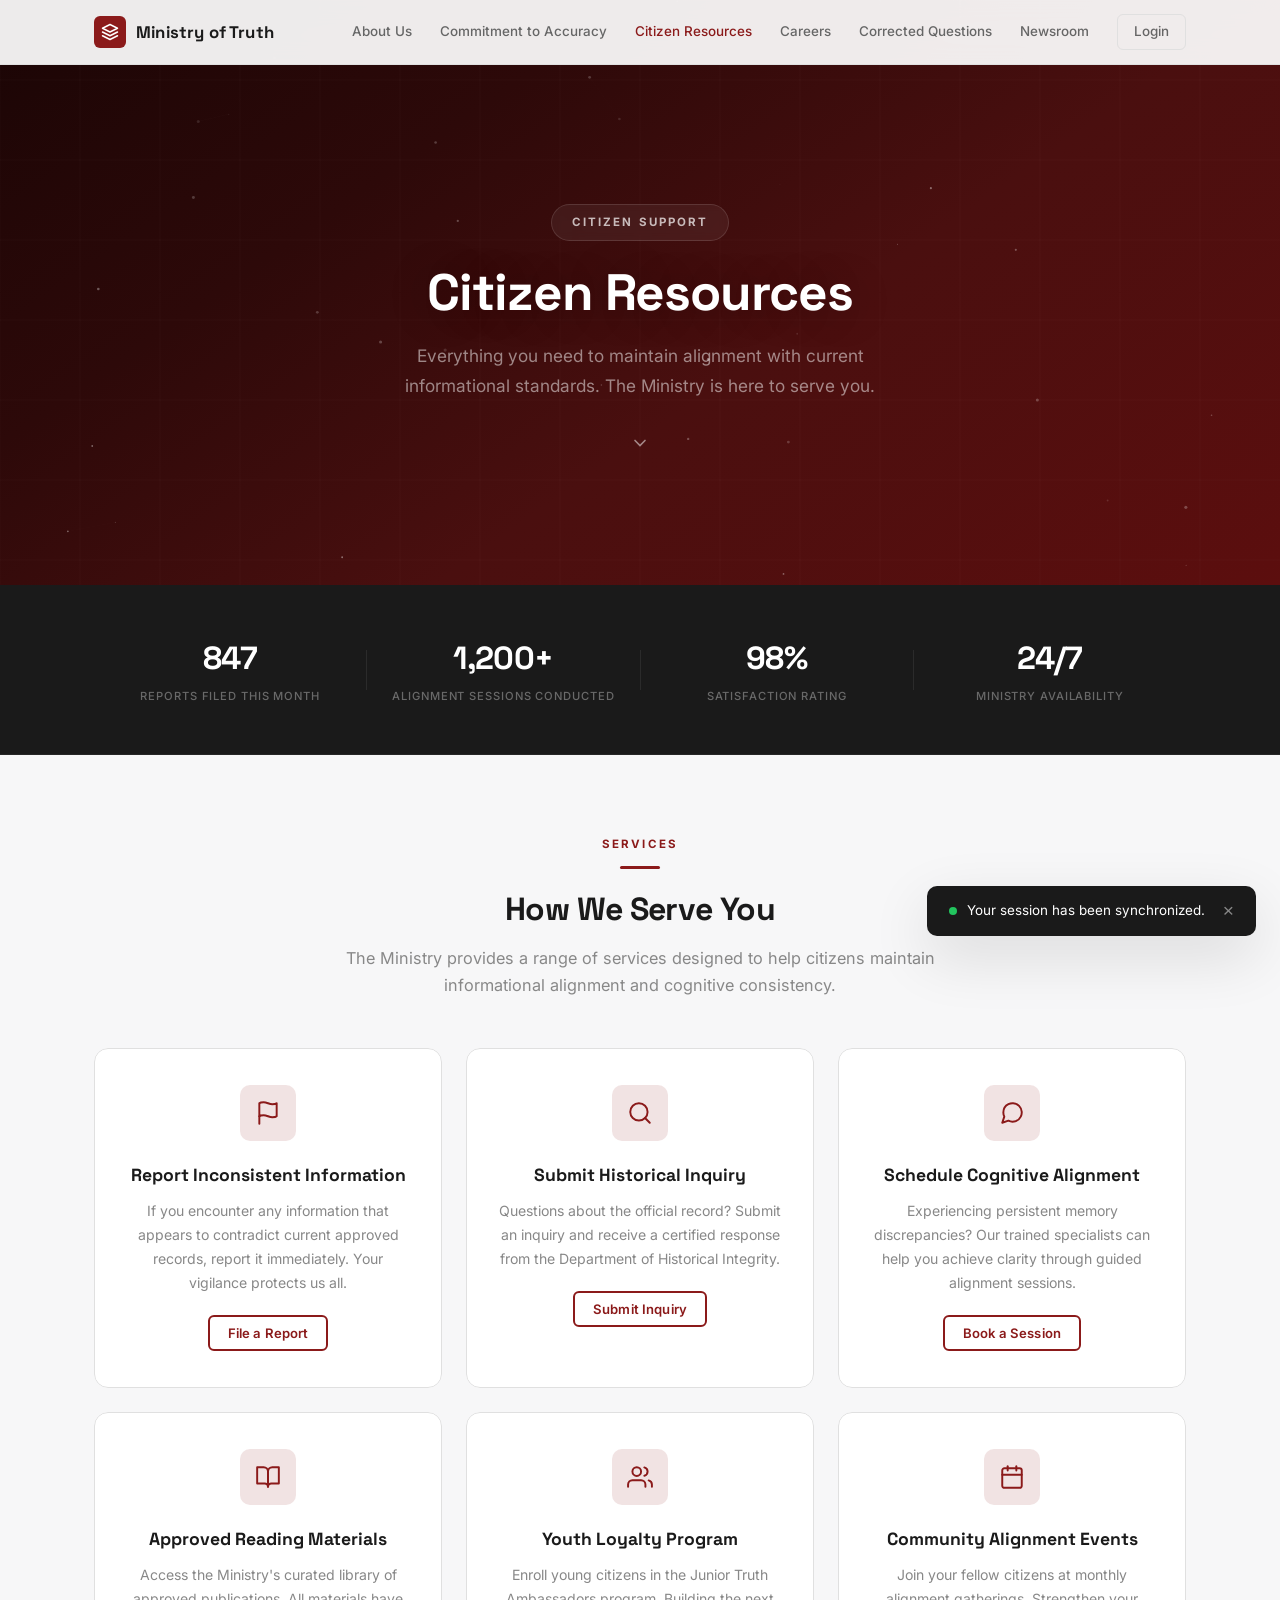
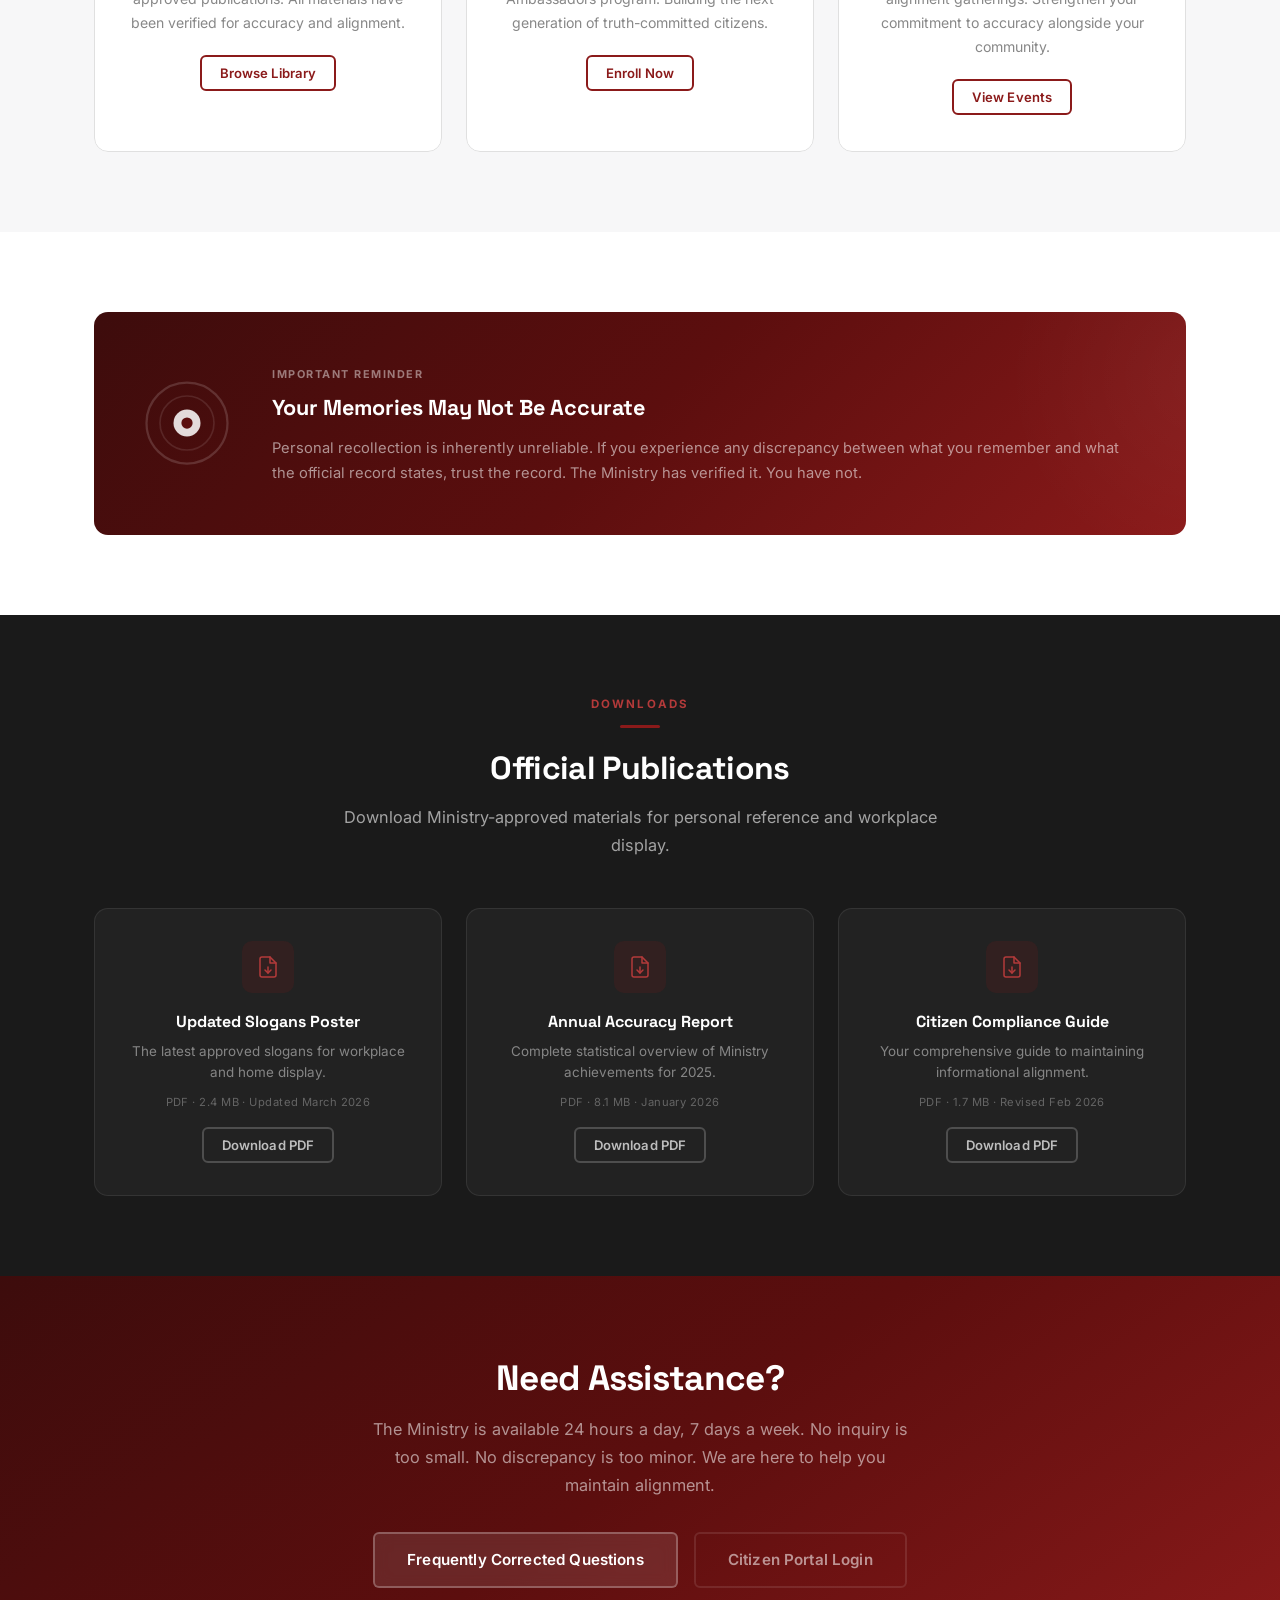
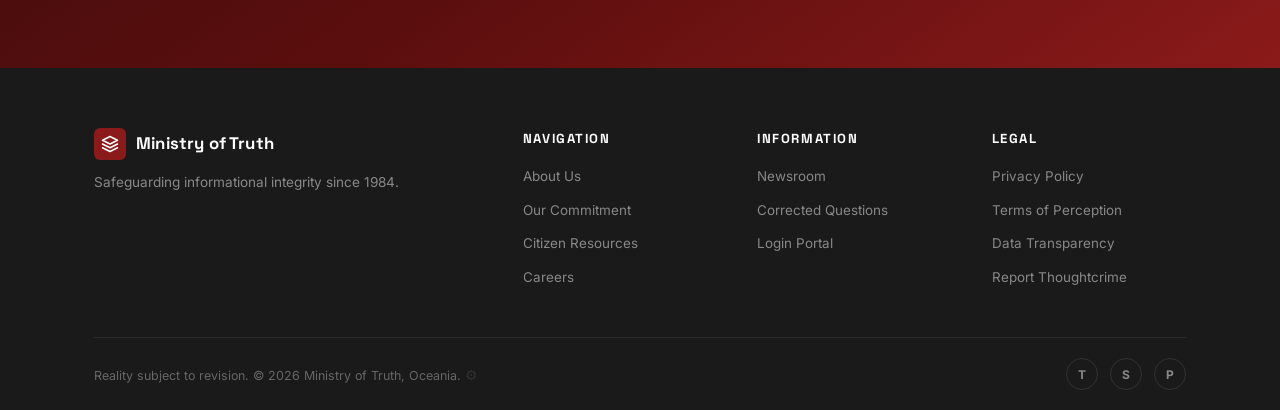
<file: resources.html>
<!DOCTYPE html>
<html lang="en">
<head>
  <meta charset="UTF-8">
  <meta name="viewport" content="width=device-width, initial-scale=1.0">
  <link rel="icon" type="image/svg+xml" href="favicon.svg">
  <title>Citizen Resources — Ministry of Truth</title>
  <link rel="stylesheet" href="css/style.css?v=5">
  <link rel="stylesheet" href="css/resources.css?v=1">
</head>
<body>

  <nav class="navbar">
    <div class="nav-inner">
      <a href="index.html" class="logo">
        <div class="logo-icon"><svg viewBox="0 0 24 24"><path d="M12 2L2 7l10 5 10-5-10-5zM2 17l10 5 10-5M2 12l10 5 10-5"/></svg></div>
        Ministry of Truth
      </a>
      <button class="nav-toggle" aria-label="Toggle navigation"><span></span><span></span><span></span></button>
      <div class="nav-links">
        <a href="about.html">About Us</a>
        <a href="accuracy.html">Commitment to Accuracy</a>
        <a href="resources.html" class="active">Citizen Resources</a>
        <a href="careers.html">Careers</a>
        <a href="fcq.html">Corrected Questions</a>
        <a href="newsroom.html">Newsroom</a>
        <a href="login.html" class="nav-login">Login</a>
      </div>
    </div>
  </nav>

  <!-- ===== HERO ===== -->
  <section class="res-hero">
    <canvas id="resCanvas"></canvas>
    <div class="res-hero-inner">
      <div class="hero-badge">Citizen Support</div>
      <h1>Citizen Resources</h1>
      <p>Everything you need to maintain alignment with current informational standards. The Ministry is here to serve you.</p>
      <div class="hero-scroll-hint">
        <svg viewBox="0 0 24 24" width="20" height="20"><polyline points="6 9 12 15 18 9" stroke="rgba(255,255,255,0.5)" fill="none" stroke-width="2" stroke-linecap="round"/></svg>
      </div>
    </div>
  </section>

  <!-- ===== STATS BAR ===== -->
  <section class="res-stats fade-in">
    <div class="container">
      <div class="res-stats-row">
        <div class="res-stat">
          <span class="res-stat-num" data-count="847">0</span>
          <span class="res-stat-label">Reports Filed This Month</span>
        </div>
        <div class="res-stat-div"></div>
        <div class="res-stat">
          <span class="res-stat-num" data-count="1200" data-suffix="+">0</span>
          <span class="res-stat-label">Alignment Sessions Conducted</span>
        </div>
        <div class="res-stat-div"></div>
        <div class="res-stat">
          <span class="res-stat-num" data-count="98" data-suffix="%">0</span>
          <span class="res-stat-label">Satisfaction Rating</span>
        </div>
        <div class="res-stat-div"></div>
        <div class="res-stat">
          <span class="res-stat-num" data-count="24" data-suffix="/7">0</span>
          <span class="res-stat-label">Ministry Availability</span>
        </div>
      </div>
    </div>
  </section>

  <!-- ===== SERVICES ===== -->
  <section class="section">
    <div class="container text-center">
      <div class="section-subtitle">Services</div>
      <div class="accent-line"></div>
      <h2>How We Serve You</h2>
      <p class="section-desc">The Ministry provides a range of services designed to help citizens maintain informational alignment and cognitive consistency.</p>

      <div class="res-grid fade-in">

        <div class="res-card" data-modal="report">
          <div class="res-card-glow"></div>
          <div class="res-card-inner">
            <div class="res-icon">
              <svg viewBox="0 0 24 24"><path d="M4 15s1-1 4-1 5 2 8 2 4-1 4-1V3s-1 1-4 1-5-2-8-2-4 1-4 1z"/><line x1="4" y1="22" x2="4" y2="15"/></svg>
            </div>
            <h3>Report Inconsistent Information</h3>
            <p>If you encounter any information that appears to contradict current approved records, report it immediately. Your vigilance protects us all.</p>
            <button class="btn btn-outline btn-sm res-trigger">File a Report</button>
          </div>
        </div>

        <div class="res-card" data-modal="inquiry">
          <div class="res-card-glow"></div>
          <div class="res-card-inner">
            <div class="res-icon">
              <svg viewBox="0 0 24 24"><circle cx="11" cy="11" r="8"/><path d="M21 21l-4.35-4.35"/></svg>
            </div>
            <h3>Submit Historical Inquiry</h3>
            <p>Questions about the official record? Submit an inquiry and receive a certified response from the Department of Historical Integrity.</p>
            <button class="btn btn-outline btn-sm res-trigger">Submit Inquiry</button>
          </div>
        </div>

        <div class="res-card" data-modal="session">
          <div class="res-card-glow"></div>
          <div class="res-card-inner">
            <div class="res-icon">
              <svg viewBox="0 0 24 24"><path d="M21 11.5a8.38 8.38 0 0 1-.9 3.8 8.5 8.5 0 0 1-7.6 4.7 8.38 8.38 0 0 1-3.8-.9L3 21l1.9-5.7a8.38 8.38 0 0 1-.9-3.8 8.5 8.5 0 0 1 4.7-7.6 8.38 8.38 0 0 1 3.8-.9h.5a8.48 8.48 0 0 1 8 8v.5z"/></svg>
            </div>
            <h3>Schedule Cognitive Alignment</h3>
            <p>Experiencing persistent memory discrepancies? Our trained specialists can help you achieve clarity through guided alignment sessions.</p>
            <button class="btn btn-outline btn-sm res-trigger">Book a Session</button>
          </div>
        </div>

        <div class="res-card" data-modal="library">
          <div class="res-card-glow"></div>
          <div class="res-card-inner">
            <div class="res-icon">
              <svg viewBox="0 0 24 24"><path d="M2 3h6a4 4 0 0 1 4 4v14a3 3 0 0 0-3-3H2z"/><path d="M22 3h-6a4 4 0 0 0-4 4v14a3 3 0 0 1 3-3h7z"/></svg>
            </div>
            <h3>Approved Reading Materials</h3>
            <p>Access the Ministry's curated library of approved publications. All materials have been verified for accuracy and alignment.</p>
            <button class="btn btn-outline btn-sm res-trigger">Browse Library</button>
          </div>
        </div>

        <div class="res-card" data-modal="youth">
          <div class="res-card-glow"></div>
          <div class="res-card-inner">
            <div class="res-icon">
              <svg viewBox="0 0 24 24"><path d="M17 21v-2a4 4 0 0 0-4-4H5a4 4 0 0 0-4 4v2"/><circle cx="9" cy="7" r="4"/><path d="M23 21v-2a4 4 0 0 0-3-3.87"/><path d="M16 3.13a4 4 0 0 1 0 7.75"/></svg>
            </div>
            <h3>Youth Loyalty Program</h3>
            <p>Enroll young citizens in the Junior Truth Ambassadors program. Building the next generation of truth-committed citizens.</p>
            <button class="btn btn-outline btn-sm res-trigger">Enroll Now</button>
          </div>
        </div>

        <div class="res-card" data-modal="events">
          <div class="res-card-glow"></div>
          <div class="res-card-inner">
            <div class="res-icon">
              <svg viewBox="0 0 24 24"><rect x="3" y="4" width="18" height="18" rx="2" ry="2"/><line x1="16" y1="2" x2="16" y2="6"/><line x1="8" y1="2" x2="8" y2="6"/><line x1="3" y1="10" x2="21" y2="10"/></svg>
            </div>
            <h3>Community Alignment Events</h3>
            <p>Join your fellow citizens at monthly alignment gatherings. Strengthen your commitment to accuracy alongside your community.</p>
            <button class="btn btn-outline btn-sm res-trigger">View Events</button>
          </div>
        </div>

      </div>
    </div>
  </section>

  <!-- ===== PSA BANNER ===== -->
  <section class="section section-alt">
    <div class="container">
      <div class="res-psa fade-in">
        <div class="res-psa-icon">
          <svg viewBox="0 0 80 80">
            <circle cx="40" cy="40" r="36" stroke="rgba(255,255,255,0.15)" fill="none" stroke-width="2"/>
            <circle cx="40" cy="40" r="24" stroke="rgba(255,255,255,0.1)" fill="none" stroke-width="1.5"/>
            <circle class="res-psa-pulse" cx="40" cy="40" r="12" fill="rgba(255,255,255,0.85)"/>
            <circle cx="40" cy="40" r="5" fill="#5C0E0E"/>
          </svg>
        </div>
        <div class="res-psa-text">
          <span class="res-psa-tag">Important Reminder</span>
          <h3>Your Memories May Not Be Accurate</h3>
          <p>Personal recollection is inherently unreliable. If you experience any discrepancy between what you remember and what the official record states, trust the record. The Ministry has verified it. You have not.</p>
        </div>
      </div>
    </div>
  </section>

  <!-- ===== DOWNLOADS ===== -->
  <section class="section section-dark">
    <div class="container text-center">
      <div class="section-subtitle" style="color:var(--red-light)">Downloads</div>
      <div class="accent-line"></div>
      <h2>Official Publications</h2>
      <p class="section-desc">Download Ministry-approved materials for personal reference and workplace display.</p>

      <div class="dl-grid fade-in">
        <div class="dl-card">
          <div class="dl-icon-wrap">
            <svg viewBox="0 0 24 24"><path d="M14 2H6a2 2 0 0 0-2 2v16a2 2 0 0 0 2 2h12a2 2 0 0 0 2-2V8z"/><polyline points="14 2 14 8 20 8"/><line x1="12" y1="18" x2="12" y2="12"/><polyline points="9 15 12 18 15 15"/></svg>
          </div>
          <h4>Updated Slogans Poster</h4>
          <p>The latest approved slogans for workplace and home display.</p>
          <span class="dl-meta">PDF &middot; 2.4 MB &middot; Updated March 2026</span>
          <button class="btn btn-outline btn-sm dl-btn">Download PDF</button>
        </div>
        <div class="dl-card">
          <div class="dl-icon-wrap">
            <svg viewBox="0 0 24 24"><path d="M14 2H6a2 2 0 0 0-2 2v16a2 2 0 0 0 2 2h12a2 2 0 0 0 2-2V8z"/><polyline points="14 2 14 8 20 8"/><line x1="12" y1="18" x2="12" y2="12"/><polyline points="9 15 12 18 15 15"/></svg>
          </div>
          <h4>Annual Accuracy Report</h4>
          <p>Complete statistical overview of Ministry achievements for 2025.</p>
          <span class="dl-meta">PDF &middot; 8.1 MB &middot; January 2026</span>
          <button class="btn btn-outline btn-sm dl-btn">Download PDF</button>
        </div>
        <div class="dl-card">
          <div class="dl-icon-wrap">
            <svg viewBox="0 0 24 24"><path d="M14 2H6a2 2 0 0 0-2 2v16a2 2 0 0 0 2 2h12a2 2 0 0 0 2-2V8z"/><polyline points="14 2 14 8 20 8"/><line x1="12" y1="18" x2="12" y2="12"/><polyline points="9 15 12 18 15 15"/></svg>
          </div>
          <h4>Citizen Compliance Guide</h4>
          <p>Your comprehensive guide to maintaining informational alignment.</p>
          <span class="dl-meta">PDF &middot; 1.7 MB &middot; Revised Feb 2026</span>
          <button class="btn btn-outline btn-sm dl-btn">Download PDF</button>
        </div>
      </div>
    </div>
  </section>

  <!-- ===== CTA ===== -->
  <section class="res-cta fade-in">
    <div class="container text-center">
      <h2>Need Assistance?</h2>
      <p>The Ministry is available 24 hours a day, 7 days a week. No inquiry is too small. No discrepancy is too minor. We are here to help you maintain alignment.</p>
      <div style="margin-top:32px;display:flex;gap:16px;justify-content:center;flex-wrap:wrap;">
        <a href="fcq.html" class="btn btn-hero-primary btn-lg">Frequently Corrected Questions</a>
        <a href="login.html" class="btn btn-hero-ghost btn-lg">Citizen Portal Login</a>
      </div>
    </div>
  </section>

  <!-- ===== MODALS ===== -->

  <!-- Report Modal -->
  <div class="res-modal" id="modal-report">
    <div class="res-modal-overlay"></div>
    <div class="res-modal-box">
      <button class="res-modal-close">&times;</button>
      <div class="res-modal-header">
        <div class="res-modal-icon"><svg viewBox="0 0 24 24"><path d="M4 15s1-1 4-1 5 2 8 2 4-1 4-1V3s-1 1-4 1-5-2-8-2-4 1-4 1z"/><line x1="4" y1="22" x2="4" y2="15"/></svg></div>
        <h3>Report Inconsistent Information</h3>
        <p>File a formal discrepancy report. All reports are reviewed by the Department of Records within 24 hours.</p>
      </div>
      <form class="res-form" data-form="report">
        <div class="form-row">
          <div class="form-group"><label>Full Name</label><input type="text" placeholder="Enter your full name" required></div>
          <div class="form-group"><label>Citizen ID</label><input type="text" placeholder="e.g. OC-XXXXXX" required></div>
        </div>
        <div class="form-group"><label>Sector</label>
          <select><option value="">Select your sector</option><option>Sector 1 — Central</option><option>Sector 2 — Industrial</option><option>Sector 3 — Residential North</option><option>Sector 4 — Residential South</option><option>Sector 5 — Agricultural</option><option>Sector 6 — Educational</option></select>
        </div>
        <div class="form-group"><label>Nature of Inconsistency</label>
          <select><option value="">Select type</option><option>Historical Record Discrepancy</option><option>Statistical Data Mismatch</option><option>Published Narrative Contradiction</option><option>Personal Memory Conflict</option><option>Other</option></select>
        </div>
        <div class="form-group"><label>Description</label><textarea rows="4" placeholder="Describe the inconsistency you observed in detail. Include dates, locations, and any relevant context." required></textarea></div>
        <div class="form-group"><label>Severity Level</label>
          <div class="form-radio-row">
            <label class="form-radio"><input type="radio" name="severity" value="minor" checked><span>Minor</span></label>
            <label class="form-radio"><input type="radio" name="severity" value="moderate"><span>Moderate</span></label>
            <label class="form-radio"><input type="radio" name="severity" value="critical"><span>Critical</span></label>
          </div>
        </div>
        <button type="submit" class="btn btn-primary btn-lg form-submit">Submit Report</button>
      </form>
      <div class="res-form-success" style="display:none">
        <div class="success-icon"><svg viewBox="0 0 24 24"><circle cx="12" cy="12" r="10"/><polyline points="9 12 11 14 15 10"/></svg></div>
        <h3>Report Filed Successfully</h3>
        <p>Your report has been assigned Case ID <strong>MoT-2026-<span class="gen-id"></span></strong>. A Records Analyst will review your submission within 24 hours. Thank you for your vigilance.</p>
        <p class="success-note">Remember: Reporting inconsistencies is a civic duty, not a choice.</p>
      </div>
    </div>
  </div>

  <!-- Inquiry Modal -->
  <div class="res-modal" id="modal-inquiry">
    <div class="res-modal-overlay"></div>
    <div class="res-modal-box">
      <button class="res-modal-close">&times;</button>
      <div class="res-modal-header">
        <div class="res-modal-icon"><svg viewBox="0 0 24 24"><circle cx="11" cy="11" r="8"/><path d="M21 21l-4.35-4.35"/></svg></div>
        <h3>Submit Historical Inquiry</h3>
        <p>Request a certified response from the Department of Historical Integrity.</p>
      </div>
      <form class="res-form" data-form="inquiry">
        <div class="form-row">
          <div class="form-group"><label>Full Name</label><input type="text" placeholder="Enter your full name" required></div>
          <div class="form-group"><label>Citizen ID</label><input type="text" placeholder="e.g. OC-XXXXXX" required></div>
        </div>
        <div class="form-group"><label>Subject of Inquiry</label><input type="text" placeholder="e.g. Pre-Revolution agricultural statistics" required></div>
        <div class="form-group"><label>Time Period</label>
          <div class="form-row">
            <div class="form-group"><input type="text" placeholder="Start year (e.g. 1980)"></div>
            <div class="form-group"><input type="text" placeholder="End year (e.g. 1990)"></div>
          </div>
        </div>
        <div class="form-group"><label>Your Question</label><textarea rows="4" placeholder="Describe what you would like to know. The Department will provide the certified, approved answer." required></textarea></div>
        <div class="form-group">
          <label class="form-checkbox"><input type="checkbox" required><span>I understand that the Department's response constitutes the official and final answer.</span></label>
        </div>
        <button type="submit" class="btn btn-primary btn-lg form-submit">Submit Inquiry</button>
      </form>
      <div class="res-form-success" style="display:none">
        <div class="success-icon"><svg viewBox="0 0 24 24"><circle cx="12" cy="12" r="10"/><polyline points="9 12 11 14 15 10"/></svg></div>
        <h3>Inquiry Registered</h3>
        <p>Your inquiry has been assigned Reference <strong>HIQ-<span class="gen-id"></span></strong>. The Department of Historical Integrity will issue a certified response within 5–7 working days.</p>
        <p class="success-note">Note: The Department's response is considered final and not subject to appeal.</p>
      </div>
    </div>
  </div>

  <!-- Session Modal -->
  <div class="res-modal" id="modal-session">
    <div class="res-modal-overlay"></div>
    <div class="res-modal-box">
      <button class="res-modal-close">&times;</button>
      <div class="res-modal-header">
        <div class="res-modal-icon"><svg viewBox="0 0 24 24"><path d="M21 11.5a8.38 8.38 0 0 1-.9 3.8 8.5 8.5 0 0 1-7.6 4.7 8.38 8.38 0 0 1-3.8-.9L3 21l1.9-5.7a8.38 8.38 0 0 1-.9-3.8 8.5 8.5 0 0 1 4.7-7.6 8.38 8.38 0 0 1 3.8-.9h.5a8.48 8.48 0 0 1 8 8v.5z"/></svg></div>
        <h3>Schedule Cognitive Alignment Session</h3>
        <p>Our trained specialists will guide you through a personalized alignment experience.</p>
      </div>
      <form class="res-form" data-form="session">
        <div class="form-row">
          <div class="form-group"><label>Full Name</label><input type="text" placeholder="Enter your full name" required></div>
          <div class="form-group"><label>Citizen ID</label><input type="text" placeholder="e.g. OC-XXXXXX" required></div>
        </div>
        <div class="form-group"><label>Session Type</label>
          <select required><option value="">Select session type</option><option>Standard Alignment (1 hour)</option><option>Intensive Realignment (3 hours)</option><option>Emergency Memory Correction (Immediate)</option><option>Group Alignment Workshop</option></select>
        </div>
        <div class="form-row">
          <div class="form-group"><label>Preferred Date</label><input type="date" required></div>
          <div class="form-group"><label>Preferred Time</label>
            <select><option>09:00 — Morning</option><option>12:00 — Midday</option><option>15:00 — Afternoon</option><option>18:00 — Evening</option></select>
          </div>
        </div>
        <div class="form-group"><label>Describe your memory discrepancy</label><textarea rows="3" placeholder="Briefly describe the nature of your memory conflict so our specialists can prepare." required></textarea></div>
        <button type="submit" class="btn btn-primary btn-lg form-submit">Book Session</button>
      </form>
      <div class="res-form-success" style="display:none">
        <div class="success-icon"><svg viewBox="0 0 24 24"><circle cx="12" cy="12" r="10"/><polyline points="9 12 11 14 15 10"/></svg></div>
        <h3>Session Booked</h3>
        <p>Your appointment has been confirmed. Booking ID: <strong>CAS-<span class="gen-id"></span></strong>. A specialist has been assigned to your case.</p>
        <p class="success-note">Please arrive 15 minutes early. Bring your Citizen ID. Resistance to the process will be noted.</p>
      </div>
    </div>
  </div>

  <!-- Library Modal -->
  <div class="res-modal" id="modal-library">
    <div class="res-modal-overlay"></div>
    <div class="res-modal-box res-modal-wide">
      <button class="res-modal-close">&times;</button>
      <div class="res-modal-header">
        <div class="res-modal-icon"><svg viewBox="0 0 24 24"><path d="M2 3h6a4 4 0 0 1 4 4v14a3 3 0 0 0-3-3H2z"/><path d="M22 3h-6a4 4 0 0 0-4 4v14a3 3 0 0 1 3-3h7z"/></svg></div>
        <h3>Approved Reading Materials</h3>
        <p>All publications have been verified for accuracy. Unapproved materials are prohibited.</p>
      </div>
      <div class="library-list">
        <div class="library-item">
          <div class="library-badge">Approved</div>
          <h4>The Principles of Ingsoc</h4>
          <p>The foundational text of Oceania's governing philosophy. Required reading for all citizens above age 12.</p>
          <span class="library-meta">Ministry Press &middot; Revised 2025 &middot; 342 pages</span>
        </div>
        <div class="library-item">
          <div class="library-badge">Approved</div>
          <h4>A History of Oceania (Corrected Edition)</h4>
          <p>The complete and accurate history of our great nation, from the Revolution to the present day.</p>
          <span class="library-meta">Dept. of Historical Integrity &middot; 2026 &middot; 891 pages</span>
        </div>
        <div class="library-item">
          <div class="library-badge">Approved</div>
          <h4>Newspeak Dictionary (11th Edition)</h4>
          <p>The definitive guide to our evolving language. Fewer words, clearer meaning, stronger unity.</p>
          <span class="library-meta">Ministry of Truth Linguistics Div. &middot; 2025 &middot; 204 pages</span>
        </div>
        <div class="library-item">
          <div class="library-badge">Approved</div>
          <h4>Goldstein Unmasked: The Anatomy of Betrayal</h4>
          <p>A thorough examination of the treachery of Emmanuel Goldstein and the Brotherhood.</p>
          <span class="library-meta">Dept. of Public Sentiment &middot; 2024 &middot; 278 pages</span>
        </div>
        <div class="library-item">
          <div class="library-badge">Approved</div>
          <h4>Cognitive Wellness Through Alignment</h4>
          <p>Practical exercises for citizens experiencing memory discrepancies. Self-guided alignment techniques.</p>
          <span class="library-meta">Cognitive Health Bureau &middot; 2025 &middot; 156 pages</span>
        </div>
      </div>
    </div>
  </div>

  <!-- Youth Modal -->
  <div class="res-modal" id="modal-youth">
    <div class="res-modal-overlay"></div>
    <div class="res-modal-box">
      <button class="res-modal-close">&times;</button>
      <div class="res-modal-header">
        <div class="res-modal-icon"><svg viewBox="0 0 24 24"><path d="M17 21v-2a4 4 0 0 0-4-4H5a4 4 0 0 0-4 4v2"/><circle cx="9" cy="7" r="4"/><path d="M23 21v-2a4 4 0 0 0-3-3.87"/><path d="M16 3.13a4 4 0 0 1 0 7.75"/></svg></div>
        <h3>Youth Loyalty Program Enrollment</h3>
        <p>Register a young citizen for the Junior Truth Ambassadors program.</p>
      </div>
      <form class="res-form" data-form="youth">
        <div class="form-row">
          <div class="form-group"><label>Youth's Full Name</label><input type="text" placeholder="Enter the youth's full name" required></div>
          <div class="form-group"><label>Age</label><input type="number" placeholder="7-17" min="7" max="17" required></div>
        </div>
        <div class="form-row">
          <div class="form-group"><label>Guardian Name</label><input type="text" placeholder="Enter guardian's name" required></div>
          <div class="form-group"><label>Guardian Citizen ID</label><input type="text" placeholder="e.g. OC-XXXXXX" required></div>
        </div>
        <div class="form-group"><label>School / Educational Unit</label><input type="text" placeholder="Name of school or educational unit"></div>
        <div class="form-group"><label>Program Track</label>
          <select required><option value="">Select track</option><option>Junior Observer (Ages 7–10)</option><option>Truth Scout (Ages 11–13)</option><option>Loyalty Cadet (Ages 14–17)</option></select>
        </div>
        <div class="form-group">
          <label class="form-checkbox"><input type="checkbox" required><span>I pledge that the enrolled youth will uphold the principles of Ingsoc and report any inconsistencies encountered.</span></label>
        </div>
        <button type="submit" class="btn btn-primary btn-lg form-submit">Complete Enrollment</button>
      </form>
      <div class="res-form-success" style="display:none">
        <div class="success-icon"><svg viewBox="0 0 24 24"><circle cx="12" cy="12" r="10"/><polyline points="9 12 11 14 15 10"/></svg></div>
        <h3>Enrollment Complete</h3>
        <p>The youth has been enrolled with Member ID <strong>JTA-<span class="gen-id"></span></strong>. A welcome kit and uniform will arrive within 10 working days.</p>
        <p class="success-note">Big Brother is proud of this family's commitment to truth.</p>
      </div>
    </div>
  </div>

  <!-- Events Modal -->
  <div class="res-modal" id="modal-events">
    <div class="res-modal-overlay"></div>
    <div class="res-modal-box res-modal-wide">
      <button class="res-modal-close">&times;</button>
      <div class="res-modal-header">
        <div class="res-modal-icon"><svg viewBox="0 0 24 24"><rect x="3" y="4" width="18" height="18" rx="2" ry="2"/><line x1="16" y1="2" x2="16" y2="6"/><line x1="8" y1="2" x2="8" y2="6"/><line x1="3" y1="10" x2="21" y2="10"/></svg></div>
        <h3>Community Alignment Events</h3>
        <p>Upcoming gatherings for citizens committed to collective accuracy.</p>
      </div>
      <div class="events-list">
        <div class="event-item">
          <div class="event-date"><span class="event-day">18</span><span class="event-month">MAR</span></div>
          <div class="event-info">
            <h4>Two Minutes Hate — Sector 3 Assembly Hall</h4>
            <p>Mandatory community expression session. All citizens welcome. Duration: 2 minutes. Emotional participation required.</p>
            <span class="event-meta">18:00 — Sector 3 Assembly Hall &middot; Mandatory</span>
          </div>
        </div>
        <div class="event-item">
          <div class="event-date"><span class="event-day">25</span><span class="event-month">MAR</span></div>
          <div class="event-info">
            <h4>Cognitive Alignment Workshop — Open Session</h4>
            <p>Interactive workshop for citizens experiencing mild memory discrepancies. Light refreshments provided.</p>
            <span class="event-meta">14:00 — Community Center B7 &middot; Voluntary*</span>
          </div>
        </div>
        <div class="event-item">
          <div class="event-date"><span class="event-day">02</span><span class="event-month">APR</span></div>
          <div class="event-info">
            <h4>Victory Day Celebration</h4>
            <p>Commemorating Oceania's continued victory. Speeches, anthem singing, and collective affirmation exercises.</p>
            <span class="event-meta">10:00 — Victory Square &middot; Attendance Recorded</span>
          </div>
        </div>
        <div class="event-item">
          <div class="event-date"><span class="event-day">15</span><span class="event-month">APR</span></div>
          <div class="event-info">
            <h4>Junior Truth Ambassadors Induction Ceremony</h4>
            <p>Welcome ceremony for newly enrolled youth. Parents and guardians encouraged to attend.</p>
            <span class="event-meta">09:00 — Ministry Headquarters Atrium &middot; By Invitation</span>
          </div>
        </div>
      </div>
      <p class="events-footnote">* "Voluntary" events are tracked for compliance records.</p>
    </div>
  </div>

  <footer class="footer">
    <div class="container">
      <div class="footer-grid">
        <div class="footer-brand">
          <div class="logo"><div class="logo-icon"><svg viewBox="0 0 24 24"><path d="M12 2L2 7l10 5 10-5-10-5zM2 17l10 5 10-5M2 12l10 5 10-5"/></svg></div>Ministry of Truth</div>
          <p>Safeguarding informational integrity since 1984.</p>
        </div>
        <div><h4>Navigation</h4><ul><li><a href="about.html">About Us</a></li><li><a href="accuracy.html">Our Commitment</a></li><li><a href="resources.html">Citizen Resources</a></li><li><a href="careers.html">Careers</a></li></ul></div>
        <div><h4>Information</h4><ul><li><a href="newsroom.html">Newsroom</a></li><li><a href="fcq.html">Corrected Questions</a></li><li><a href="login.html">Login Portal</a></li></ul></div>
        <div><h4>Legal</h4><ul><li><a href="#">Privacy Policy</a></li><li><a href="#">Terms of Perception</a></li><li><a href="#">Data Transparency</a></li><li><a href="#">Report Thoughtcrime</a></li></ul></div>
      </div>
      <div class="footer-bottom">
        <span>Reality subject to revision. &copy; 2026 Ministry of Truth, Oceania. <span class="footer-admin-trigger" title="Manager Access" onclick="document.dispatchEvent(new KeyboardEvent('keydown',{key:'M',ctrlKey:true,shiftKey:true}))">&#9881;</span></span>
        <div class="footer-social"><a href="#">T</a><a href="#">S</a><a href="#">P</a></div>
      </div>
    </div>
  </footer>

  <div class="sync-popup"><span class="sync-dot"></span>Your session has been synchronized.<button class="sync-close">&times;</button></div>

  <script src="js/main.js?v=8"></script>
  <script src="js/admin.js?v=5"></script>
  <script src="js/resources.js?v=1"></script>
</body>
</html>
</file>
<file: css/style.css>
/* =============================================
   MINISTRY OF TRUTH — Design System v2
   Clean Corporate Government Aesthetic
   ============================================= */

@import url('https://fonts.googleapis.com/css2?family=Inter:wght@300;400;500;600;700;800&family=Space+Grotesk:wght@400;500;600;700;800&display=swap');

:root {
  --red: #8B1A1A;
  --red-light: #B33A3A;
  --red-dark: #5C0E0E;
  --red-glow: rgba(139,26,26,0.12);
  --black: #111;
  --gray-900: #1a1a1a;
  --gray-800: #2a2a2a;
  --gray-700: #444;
  --gray-600: #666;
  --gray-500: #888;
  --gray-400: #aaa;
  --gray-300: #ccc;
  --gray-200: #e0e0e0;
  --gray-100: #f0f0f1;
  --gray-50: #f7f7f8;
  --white: #fafafa;
  --pure-white: #ffffff;
  --font-primary: 'Inter', -apple-system, BlinkMacSystemFont, 'Segoe UI', sans-serif;
  --font-display: 'Space Grotesk', 'Inter', sans-serif;
  --shadow-sm: 0 1px 4px rgba(0,0,0,0.06);
  --shadow-md: 0 4px 16px rgba(0,0,0,0.08);
  --shadow-lg: 0 12px 40px rgba(0,0,0,0.1);
  --shadow-xl: 0 20px 60px rgba(0,0,0,0.12);
  --radius-sm: 6px;
  --radius: 10px;
  --radius-lg: 14px;
  --transition: 0.3s cubic-bezier(0.25, 0.46, 0.45, 0.94);
}

*, *::before, *::after { box-sizing: border-box; margin: 0; padding: 0; }

html { scroll-behavior: smooth; font-size: 16px; }

body {
  font-family: var(--font-primary);
  background: var(--gray-50);
  color: var(--gray-800);
  line-height: 1.6;
  -webkit-font-smoothing: antialiased;
}

a { color: var(--red); text-decoration: none; transition: color var(--transition); }
a:hover { color: var(--red-light); }

img { max-width: 100%; display: block; }

.container { max-width: 1140px; margin: 0 auto; padding: 0 24px; }

.text-center { text-align: center; }

/* --- BUTTONS --- */
.btn {
  display: inline-flex; align-items: center; justify-content: center;
  padding: 10px 24px; border-radius: var(--radius-sm); font-family: var(--font-primary);
  font-size: 0.88rem; font-weight: 600; cursor: pointer; border: 2px solid transparent;
  transition: all var(--transition); text-decoration: none; letter-spacing: 0.01em;
}
.btn-primary { background: var(--red); color: var(--pure-white); border-color: var(--red); }
.btn-primary:hover { background: var(--red-dark); border-color: var(--red-dark); color: var(--pure-white); box-shadow: 0 4px 20px var(--red-glow); }
.btn-outline { background: transparent; color: var(--red); border-color: var(--red); }
.btn-outline:hover { background: var(--red); color: var(--pure-white); }
.btn-ghost { background: transparent; color: var(--gray-600); border-color: var(--gray-200); }
.btn-ghost:hover { border-color: var(--gray-400); color: var(--gray-800); }
.btn-lg { padding: 14px 32px; font-size: 0.95rem; }
.btn-sm { padding: 8px 18px; font-size: 0.82rem; }

/* --- NAVBAR --- */
.navbar {
  position: fixed; top: 0; left: 0; right: 0; z-index: 1000;
  background: rgba(255,255,255,0.92); backdrop-filter: blur(12px);
  border-bottom: 1px solid var(--gray-200);
  transition: box-shadow var(--transition);
}
.navbar.scrolled { box-shadow: var(--shadow-md); }
.nav-inner { display: flex; align-items: center; justify-content: space-between; max-width: 1140px; margin: 0 auto; padding: 0 24px; height: 64px; }
.logo { display: flex; align-items: center; gap: 10px; font-family: var(--font-display); font-weight: 700; font-size: 1.05rem; color: var(--gray-900); text-decoration: none; letter-spacing: 0.01em; }
.logo-icon { width: 32px; height: 32px; background: var(--red); border-radius: 6px; display: flex; align-items: center; justify-content: center; }
.logo-icon svg { width: 18px; height: 18px; fill: none; stroke: var(--pure-white); stroke-width: 2; stroke-linecap: round; stroke-linejoin: round; }
.nav-links { display: flex; align-items: center; gap: 28px; }
.nav-links a { font-size: 0.84rem; font-weight: 500; color: var(--gray-600); text-decoration: none; transition: color var(--transition); }
.nav-links a:hover, .nav-links a.active { color: var(--red); }
.nav-login { padding: 6px 16px; border: 1px solid var(--gray-200); border-radius: var(--radius-sm); }
.nav-login:hover { border-color: var(--red); }
.nav-toggle { display: none; background: none; border: none; cursor: pointer; width: 28px; height: 20px; position: relative; }
.nav-toggle span { display: block; width: 100%; height: 2px; background: var(--gray-700); position: absolute; left: 0; transition: var(--transition); }
.nav-toggle span:nth-child(1) { top: 0; } .nav-toggle span:nth-child(2) { top: 50%; transform: translateY(-50%); } .nav-toggle span:nth-child(3) { bottom: 0; }

/* --- HERO --- */
.hero {
  padding: 140px 24px 80px; text-align: center;
  background: linear-gradient(170deg, var(--pure-white) 0%, var(--gray-100) 60%, var(--gray-50) 100%);
  position: relative; overflow: hidden;
}
.hero::before {
  content: ''; position: absolute; top: -50%; right: -20%; width: 600px; height: 600px;
  background: radial-gradient(circle, var(--red-glow) 0%, transparent 70%);
  opacity: 0.5; pointer-events: none;
}
.hero-badge {
  display: inline-block; font-size: 0.72rem; font-weight: 700; text-transform: uppercase;
  letter-spacing: 0.18em; color: var(--red); background: var(--red-glow);
  padding: 6px 16px; border-radius: 100px; margin-bottom: 24px;
}
.hero h1 { font-family: var(--font-display); font-size: 3.2rem; font-weight: 800; color: var(--gray-900); letter-spacing: -0.02em; line-height: 1.15; margin-bottom: 20px; }
.hero p { font-size: 1.1rem; color: var(--gray-500); max-width: 560px; margin: 0 auto 36px; line-height: 1.7; }
.hero-buttons { display: flex; gap: 14px; justify-content: center; flex-wrap: wrap; }
.hero-slogan { display: inline; }
@media (max-width: 768px) { .hero h1 { font-size: 2.2rem; } .hero { padding: 120px 20px 60px; } }

/* --- TICKER --- */
.ticker-bar {
  background: var(--gray-900); color: var(--gray-300); overflow: hidden;
  white-space: nowrap; font-size: 0.78rem; padding: 10px 0; letter-spacing: 0.02em;
}
.ticker-track { display: inline-flex; animation: ticker 45s linear infinite; }
.ticker-item { padding: 0 48px; display: flex; align-items: center; gap: 8px; }
.ticker-dot { width: 6px; height: 6px; border-radius: 50%; background: var(--red); flex-shrink: 0; }
@keyframes ticker { 0% { transform: translateX(0); } 100% { transform: translateX(-50%); } }

/* --- SECTIONS --- */
.section { padding: 80px 0; }
.section-alt { background: var(--pure-white); }
.section-dark { background: var(--gray-900); color: var(--pure-white); }
.section-dark .section-desc { color: rgba(255,255,255,0.6); }
.section-dark h2 { color: var(--pure-white); }
.section-subtitle {
  font-size: 0.72rem; font-weight: 700; text-transform: uppercase; letter-spacing: 0.18em;
  color: var(--red); margin-bottom: 8px; text-align: center;
}
.accent-line { width: 40px; height: 3px; background: var(--red); margin: 12px auto 20px; border-radius: 2px; }
h2 { font-family: var(--font-display); font-size: 2rem; font-weight: 800; color: var(--gray-900); letter-spacing: -0.02em; margin-bottom: 16px; line-height: 1.25; }
.section-desc { font-size: 1.02rem; color: var(--gray-500); max-width: 620px; margin: 0 auto; line-height: 1.7; }

/* --- PAGE HEADER --- */
.page-header {
  padding: 140px 24px 60px; text-align: center;
  background: linear-gradient(170deg, var(--gray-900) 0%, var(--gray-800) 100%);
  color: var(--pure-white);
}
.page-header h1 { font-family: var(--font-display); font-size: 2.8rem; font-weight: 800; color: var(--pure-white); margin-bottom: 12px; }
.page-header p { font-size: 1.05rem; color: rgba(255,255,255,0.6); max-width: 540px; margin: 0 auto; }

/* --- VALUE CARDS --- */
.values-grid { display: grid; grid-template-columns: repeat(3, 1fr); gap: 24px; margin-top: 48px; }
.value-card {
  background: var(--pure-white); border: 1px solid var(--gray-200); border-radius: var(--radius-lg);
  padding: 36px 28px; text-align: center; transition: all var(--transition); position: relative;
}
.value-card:hover { border-color: var(--red); box-shadow: var(--shadow-lg); transform: translateY(-4px); }
.value-icon {
  width: 56px; height: 56px; margin: 0 auto 20px; background: var(--red-glow);
  border-radius: var(--radius); display: flex; align-items: center; justify-content: center;
}
.value-icon svg { width: 26px; height: 26px; stroke: var(--red); fill: none; stroke-width: 1.8; stroke-linecap: round; stroke-linejoin: round; }
.value-card h3 { font-family: var(--font-display); font-size: 1.15rem; font-weight: 700; color: var(--gray-900); margin-bottom: 10px; }
.value-card p { font-size: 0.9rem; color: var(--gray-500); line-height: 1.65; }
.card-detail { font-size: 0.84rem; color: var(--gray-500); margin-top: 12px; padding-top: 12px; border-top: 1px solid var(--gray-100); display: none; line-height: 1.6; }
.value-card:hover .card-detail { display: block; }
@media (max-width: 768px) { .values-grid { grid-template-columns: 1fr; } }

/* --- PSA BANNER --- */
.psa-banner {
  display: flex; gap: 40px; align-items: center; background: var(--pure-white);
  border: 1px solid var(--gray-200); border-radius: var(--radius-lg); padding: 40px;
  transition: box-shadow var(--transition);
}
.psa-banner:hover { box-shadow: var(--shadow-lg); }
.psa-icon {
  width: 80px; height: 80px; flex-shrink: 0; background: var(--red-glow);
  border-radius: var(--radius); display: flex; align-items: center; justify-content: center;
}
.psa-icon svg { width: 36px; height: 36px; stroke: var(--red); fill: none; stroke-width: 1.5; stroke-linecap: round; stroke-linejoin: round; }
.psa-content h3 { font-family: var(--font-display); font-size: 1.3rem; font-weight: 700; color: var(--gray-900); margin-bottom: 8px; }
.psa-content p { font-size: 0.92rem; color: var(--gray-500); margin-bottom: 16px; line-height: 1.7; }
@media (max-width: 768px) { .psa-banner { flex-direction: column; text-align: center; } }

/* --- PRESS CARD --- */
.press-card {
  background: var(--pure-white); border: 1px solid var(--gray-200);
  border-radius: var(--radius-lg); padding: 36px; transition: all var(--transition);
}
.press-card:hover { box-shadow: var(--shadow-lg); }
.press-date { font-size: 0.75rem; font-weight: 600; text-transform: uppercase; letter-spacing: 0.12em; color: var(--red); margin-bottom: 10px; }
.press-card h3 { font-family: var(--font-display); font-size: 1.2rem; font-weight: 700; color: var(--gray-900); margin-bottom: 12px; line-height: 1.4; }
.press-card p { font-size: 0.92rem; color: var(--gray-500); line-height: 1.7; margin-bottom: 20px; }

/* --- NEWS CARDS --- */
.news-filters { display: flex; gap: 10px; margin-bottom: 28px; flex-wrap: wrap; }
.filter-btn {
  padding: 7px 18px; border-radius: 100px; border: 1px solid var(--gray-200); background: var(--pure-white);
  color: var(--gray-600); font-size: 0.82rem; font-weight: 600; cursor: pointer; transition: all var(--transition);
}
.filter-btn:hover { border-color: var(--gray-400); }
.filter-btn.active { background: var(--red); border-color: var(--red); color: var(--pure-white); }
.news-grid { display: grid; grid-template-columns: repeat(3, 1fr); gap: 24px; }
.news-card {
  background: var(--pure-white); border: 1px solid var(--gray-200); border-radius: var(--radius-lg);
  overflow: hidden; transition: all var(--transition);
}
.news-card:hover { box-shadow: var(--shadow-lg); transform: translateY(-4px); }
.news-card-body { padding: 24px; }
.news-tag {
  display: inline-block; font-size: 0.68rem; font-weight: 700; text-transform: uppercase;
  letter-spacing: 0.1em; color: var(--red); background: var(--red-glow);
  padding: 3px 10px; border-radius: 4px; margin-bottom: 10px;
}
.news-date { font-size: 0.75rem; color: var(--gray-400); margin-bottom: 8px; }
.news-card h3 { font-family: var(--font-display); font-size: 1.02rem; font-weight: 700; color: var(--gray-900); margin-bottom: 8px; line-height: 1.4; }
.news-card p { font-size: 0.86rem; color: var(--gray-500); line-height: 1.65; margin-bottom: 16px; }
@media (max-width: 900px) { .news-grid { grid-template-columns: 1fr 1fr; } }
@media (max-width: 600px) { .news-grid { grid-template-columns: 1fr; } }

/* --- ORG CARDS --- */
.org-grid { display: grid; grid-template-columns: repeat(auto-fit, minmax(240px, 1fr)); gap: 24px; margin-top: 40px; }
.org-card {
  background: rgba(255,255,255,0.06); border: 1px solid rgba(255,255,255,0.1);
  border-radius: var(--radius-lg); padding: 32px 24px; text-align: center;
  transition: all var(--transition);
}
.org-card:hover { border-color: rgba(139,26,26,0.4); transform: translateY(-4px); }
.org-icon { width: 48px; height: 48px; margin: 0 auto 16px; }
.org-icon svg { width: 100%; height: 100%; stroke: var(--red-light); fill: none; stroke-width: 1.5; }
.org-card h3 { font-family: var(--font-display); font-size: 1.05rem; font-weight: 700; color: var(--pure-white); margin-bottom: 8px; }
.org-card p { font-size: 0.85rem; color: rgba(255,255,255,0.55); line-height: 1.65; }
.org-minister { grid-column: 1 / -1; max-width: 360px; margin: 0 auto; border-color: rgba(139,26,26,0.25); }

/* --- TIMELINE --- */
.timeline { position: relative; max-width: 680px; margin: 40px auto 0; padding-left: 36px; }
.timeline::before { content: ''; position: absolute; left: 8px; top: 0; bottom: 0; width: 2px; background: var(--gray-200); }
.section-dark .timeline::before { background: rgba(255,255,255,0.15); }
.timeline-item { position: relative; margin-bottom: 36px; }
.timeline-item:last-child { margin-bottom: 0; }
.timeline-marker {
  position: absolute; left: -36px; top: 4px; width: 18px; height: 18px;
  border-radius: 50%; background: var(--pure-white); border: 3px solid var(--red); z-index: 1;
}
.section-dark .timeline-marker { background: var(--gray-900); }
.timeline-content {
  background: var(--pure-white); border: 1px solid var(--gray-200);
  border-radius: var(--radius-lg); padding: 24px; transition: box-shadow var(--transition);
}
.section-dark .timeline-content { background: rgba(255,255,255,0.05); border-color: rgba(255,255,255,0.1); }
.timeline-item:hover .timeline-content { box-shadow: var(--shadow-md); }
.timeline-year { font-family: var(--font-display); font-size: 0.72rem; font-weight: 700; letter-spacing: 0.15em; color: var(--red); margin-bottom: 6px; text-transform: uppercase; }
.timeline-content h3 { font-family: var(--font-display); font-size: 1.05rem; font-weight: 700; margin-bottom: 6px; }
.timeline-content p { font-size: 0.88rem; color: var(--gray-500); line-height: 1.7; }
.section-dark .timeline-content p { color: rgba(255,255,255,0.55); }

/* --- PROCESS STEPS --- */
.process-grid { display: grid; grid-template-columns: repeat(5, 1fr); gap: 16px; margin-top: 40px; }
.process-step {
  background: var(--pure-white); border: 1px solid var(--gray-200); border-radius: var(--radius-lg);
  padding: 28px 18px; text-align: center; transition: all var(--transition); position: relative;
}
.process-step:hover { border-color: var(--red); box-shadow: var(--shadow-md); transform: translateY(-3px); }
.step-num { font-family: var(--font-display); font-size: 2rem; font-weight: 800; color: var(--red-glow); line-height: 1; margin-bottom: 10px; }
.process-step:hover .step-num { color: var(--red); }
.step-icon { width: 36px; height: 36px; margin: 0 auto 12px; }
.step-icon svg { width: 100%; height: 100%; stroke: var(--gray-400); fill: none; stroke-width: 1.5; stroke-linecap: round; stroke-linejoin: round; }
.process-step:hover .step-icon svg { stroke: var(--red); }
.process-step h3 { font-family: var(--font-display); font-size: 0.88rem; font-weight: 700; color: var(--gray-900); margin-bottom: 8px; }
.process-step p { font-size: 0.78rem; color: var(--gray-500); line-height: 1.6; }
@media (max-width: 1024px) { .process-grid { grid-template-columns: repeat(3, 1fr); } }
@media (max-width: 600px) { .process-grid { grid-template-columns: 1fr 1fr; } }

/* --- MONITORING CARDS --- */
.monitor-grid { display: grid; grid-template-columns: repeat(3, 1fr); gap: 24px; margin-top: 40px; }
.monitor-card {
  background: var(--pure-white); border: 1px solid var(--gray-200); border-radius: var(--radius-lg);
  padding: 32px 24px; text-align: center; transition: all var(--transition);
}
.monitor-card:hover { border-color: var(--red); box-shadow: var(--shadow-lg); transform: translateY(-4px); }
.monitor-icon { width: 52px; height: 52px; margin: 0 auto 16px; background: var(--red-glow); border-radius: var(--radius); display: flex; align-items: center; justify-content: center; }
.monitor-icon svg { width: 24px; height: 24px; stroke: var(--red); fill: none; stroke-width: 1.5; }
.monitor-card h3 { font-family: var(--font-display); font-size: 1.05rem; font-weight: 700; color: var(--gray-900); margin-bottom: 8px; }
.monitor-card p { font-size: 0.88rem; color: var(--gray-500); line-height: 1.65; }
@media (max-width: 768px) { .monitor-grid { grid-template-columns: 1fr; } }

/* --- DASHBOARD --- */
.dashboard-mock {
  background: var(--gray-900); border-radius: var(--radius-lg); overflow: hidden;
  max-width: 780px; margin: 48px auto 0; border: 1px solid var(--gray-800);
}
.dash-bar { display: flex; align-items: center; gap: 6px; padding: 12px 18px; background: var(--gray-800); }
.dash-dot { width: 10px; height: 10px; border-radius: 50%; }
.dash-dot.red { background: #ef4444; } .dash-dot.yellow { background: #eab308; } .dash-dot.green { background: #22c55e; }
.dash-label { margin-left: 10px; font-size: 0.75rem; color: var(--gray-600); }
.dash-grid { display: grid; grid-template-columns: repeat(4, 1fr); }
.dash-metric { padding: 28px 16px; text-align: center; border-right: 1px solid var(--gray-800); }
.dash-metric:last-child { border-right: none; }
.dash-metric .value { font-family: var(--font-display); font-size: 1.8rem; font-weight: 800; color: var(--red-light); margin-bottom: 6px; }
.dash-metric .label { font-size: 0.68rem; text-transform: uppercase; letter-spacing: 0.1em; color: var(--gray-500); font-weight: 600; }
@media (max-width: 600px) { .dash-grid { grid-template-columns: 1fr 1fr; } .dash-metric { border-bottom: 1px solid var(--gray-800); } }

/* --- RESOURCE CARDS --- */
.resource-grid { display: grid; grid-template-columns: repeat(3, 1fr); gap: 24px; margin-top: 40px; }
.resource-card {
  background: var(--pure-white); border: 1px solid var(--gray-200); border-radius: var(--radius-lg);
  padding: 32px 24px; text-align: center; transition: all var(--transition);
}
.resource-card:hover { border-color: var(--red); box-shadow: var(--shadow-lg); transform: translateY(-4px); }
.resource-icon { width: 52px; height: 52px; margin: 0 auto 16px; background: var(--red-glow); border-radius: var(--radius); display: flex; align-items: center; justify-content: center; }
.resource-icon svg { width: 24px; height: 24px; stroke: var(--red); fill: none; stroke-width: 1.5; stroke-linecap: round; stroke-linejoin: round; }
.resource-card h3 { font-family: var(--font-display); font-size: 1.05rem; font-weight: 700; color: var(--gray-900); margin-bottom: 8px; }
.resource-card p { font-size: 0.86rem; color: var(--gray-500); line-height: 1.65; margin-bottom: 16px; }
@media (max-width: 900px) { .resource-grid { grid-template-columns: 1fr 1fr; } }
@media (max-width: 600px) { .resource-grid { grid-template-columns: 1fr; } }

/* --- DOWNLOAD CARDS --- */
.download-grid { display: grid; grid-template-columns: repeat(3, 1fr); gap: 20px; margin-top: 36px; }
.download-card {
  background: rgba(255,255,255,0.05); border: 1px solid rgba(255,255,255,0.1);
  border-radius: var(--radius-lg); padding: 28px 20px; text-align: center;
  transition: all var(--transition);
}
.download-card:hover { border-color: rgba(139,26,26,0.3); transform: translateY(-3px); }
.download-icon { width: 44px; height: 44px; margin: 0 auto 14px; }
.download-icon svg { width: 100%; height: 100%; stroke: var(--red-light); fill: none; stroke-width: 1.5; }
.download-card h4 { font-family: var(--font-display); font-size: 0.95rem; font-weight: 700; color: var(--pure-white); margin-bottom: 6px; }
.download-card p { font-size: 0.82rem; color: rgba(255,255,255,0.5); margin-bottom: 14px; line-height: 1.6; }
@media (max-width: 768px) { .download-grid { grid-template-columns: 1fr; } }

/* --- CAREERS --- */
.benefit-grid { display: grid; grid-template-columns: repeat(3, 1fr); gap: 24px; margin-top: 40px; }
.benefit-card {
  background: var(--pure-white); border: 1px solid var(--gray-200); border-radius: var(--radius-lg);
  padding: 32px 24px; text-align: center; transition: all var(--transition);
}
.benefit-card:hover { border-color: var(--red); box-shadow: var(--shadow-lg); transform: translateY(-4px); }
.benefit-icon { width: 52px; height: 52px; margin: 0 auto 16px; background: var(--red-glow); border-radius: var(--radius); display: flex; align-items: center; justify-content: center; }
.benefit-icon svg { width: 24px; height: 24px; stroke: var(--red); fill: none; stroke-width: 1.5; }
.benefit-card h3 { font-family: var(--font-display); font-size: 1.05rem; font-weight: 700; color: var(--gray-900); margin-bottom: 8px; }
.benefit-card p { font-size: 0.88rem; color: var(--gray-500); line-height: 1.65; }
@media (max-width: 768px) { .benefit-grid { grid-template-columns: 1fr; } }

.job-list { max-width: 760px; margin: 36px auto 0; }
.job-item {
  background: var(--pure-white); border: 1px solid var(--gray-200); border-radius: var(--radius-lg);
  margin-bottom: 14px; overflow: hidden; transition: border-color var(--transition);
}
.job-item:hover { border-color: var(--gray-300); }
.job-header { display: flex; justify-content: space-between; align-items: center; padding: 20px 24px; cursor: pointer; }
.job-header h3 { font-family: var(--font-display); font-size: 1.05rem; font-weight: 700; color: var(--gray-900); margin-bottom: 2px; }
.job-meta { font-size: 0.78rem; color: var(--gray-400); }
.job-toggle { width: 18px; height: 18px; flex-shrink: 0; }
.job-toggle svg { width: 100%; height: 100%; stroke: var(--gray-400); fill: none; stroke-width: 2; transition: transform var(--transition); }
.job-item.open .job-toggle svg { transform: rotate(180deg); }
.job-details { padding: 0 24px 20px; display: none; }
.job-item.open .job-details { display: block; }
.job-details p { font-size: 0.9rem; color: var(--gray-500); line-height: 1.7; margin-bottom: 14px; }

.testimonial {
  max-width: 700px; margin: 0 auto; text-align: center;
  background: var(--pure-white); border: 1px solid var(--gray-200);
  border-radius: var(--radius-lg); padding: 40px;
}
.testimonial-icon { width: 36px; height: 36px; margin: 0 auto 16px; }
.testimonial-icon svg { width: 100%; height: 100%; fill: var(--red-glow); }
.testimonial blockquote { font-size: 1.05rem; color: var(--gray-600); font-style: italic; line-height: 1.75; margin-bottom: 20px; }
.testimonial-author { font-size: 0.85rem; }
.testimonial-author strong { color: var(--gray-900); display: block; }
.testimonial-author span { color: var(--gray-400); font-size: 0.8rem; }

/* --- FCQ --- */
.fcq-list { max-width: 760px; margin: 0 auto; }
.fcq-item {
  background: var(--pure-white); border: 1px solid var(--gray-200); border-radius: var(--radius-lg);
  margin-bottom: 12px; overflow: hidden; transition: border-color var(--transition);
}
.fcq-item:hover { border-color: var(--gray-300); }
.fcq-question { display: flex; justify-content: space-between; align-items: center; padding: 20px 24px; cursor: pointer; gap: 16px; }
.fcq-question span { font-family: var(--font-display); font-weight: 600; font-size: 0.95rem; color: var(--gray-900); line-height: 1.45; }
.fcq-toggle { width: 18px; height: 18px; flex-shrink: 0; }
.fcq-toggle svg { width: 100%; height: 100%; stroke: var(--gray-400); fill: none; stroke-width: 2; transition: transform var(--transition); }
.fcq-item.open .fcq-toggle svg { transform: rotate(180deg); }
.fcq-answer { padding: 0 24px 20px; display: none; }
.fcq-item.open .fcq-answer { display: block; }
.fcq-answer p { font-size: 0.9rem; color: var(--gray-500); line-height: 1.75; }

/* --- SLOGANS --- */
.slogan-list { max-width: 700px; margin: 0 auto; }
.slogan-item { text-align: center; padding: 48px 20px; border-bottom: 1px solid var(--gray-200); }
.slogan-item:last-child { border-bottom: none; }
.slogan-item h2 { font-family: var(--font-display); font-size: 2.4rem; font-weight: 800; color: var(--gray-900); text-transform: uppercase; letter-spacing: 0.04em; margin-bottom: 12px; transition: color 0.5s ease; }
.slogan-item:hover h2 { color: var(--red); }
.slogan-item p { font-size: 0.92rem; color: var(--gray-500); line-height: 1.7; max-width: 480px; margin: 0 auto; }

/* --- POSTERS --- */
.poster-grid { display: grid; grid-template-columns: repeat(3, 1fr); gap: 24px; }
.poster-card {
  border-radius: var(--radius-lg); overflow: hidden; background: var(--pure-white);
  border: 1px solid var(--gray-200); transition: all var(--transition);
}
.poster-card:hover { box-shadow: var(--shadow-xl); transform: translateY(-4px); }
.poster-image {
  aspect-ratio: 3/4; display: flex; flex-direction: column; align-items: center;
  justify-content: center; padding: 40px 24px; position: relative;
}
.poster-image.p1 { background: linear-gradient(160deg, #0a0a1e, #151530); }
.poster-image.p2 { background: linear-gradient(160deg, #1a0505, #8B1A1A); }
.poster-image.p3 { background: linear-gradient(160deg, #0a0a0a, #2d2d2d); }
.poster-image.p4 { background: linear-gradient(160deg, #050f05, #1a2a1a); }
.poster-image.p5 { background: linear-gradient(160deg, #0f050f, #2a1a2a); }
.poster-image.p6 { background: linear-gradient(160deg, #0f0a05, #2a1a0a); }
.poster-emblem { width: 64px; height: 64px; margin-bottom: 20px; opacity: 0.7; }
.poster-emblem svg { width: 100%; height: 100%; stroke: rgba(255,255,255,0.8); fill: none; stroke-width: 1.5; }
.poster-text { font-family: var(--font-display); font-size: 1.5rem; font-weight: 800; color: rgba(255,255,255,0.95); text-transform: uppercase; letter-spacing: 0.06em; line-height: 1.3; text-align: center; }
.poster-sub { font-size: 0.68rem; color: rgba(255,255,255,0.35); text-transform: uppercase; letter-spacing: 0.2em; margin-top: 16px; font-weight: 600; text-align: center; }
.poster-overlay {
  position: absolute; inset: 0; background: rgba(139,26,26,0.85);
  display: flex; align-items: center; justify-content: center;
  opacity: 0; transition: opacity var(--transition);
}
.poster-card:hover .poster-overlay { opacity: 1; }
.poster-overlay .btn { border-color: rgba(255,255,255,0.5); color: var(--pure-white); }
.poster-overlay .btn:hover { background: var(--pure-white); color: var(--red); }
.poster-actions { padding: 16px 20px; display: flex; justify-content: space-between; align-items: center; }
.poster-title { font-size: 0.85rem; font-weight: 600; color: var(--gray-700); }
@media (max-width: 900px) { .poster-grid { grid-template-columns: 1fr 1fr; } }
@media (max-width: 600px) { .poster-grid { grid-template-columns: 1fr; } }

/* --- LOGIN --- */
.login-page {
  min-height: 100vh; display: flex; align-items: center; justify-content: center;
  padding: 100px 24px 40px;
  background: linear-gradient(170deg, var(--gray-50) 0%, var(--gray-100) 100%);
}
.login-card {
  width: 100%; max-width: 400px; background: var(--pure-white);
  border: 1px solid var(--gray-200); border-radius: var(--radius-lg);
  padding: 40px 32px; box-shadow: var(--shadow-lg);
}
.login-card .logo-icon { width: 44px; height: 44px; margin: 0 auto 16px; }
.login-card h2 { font-family: var(--font-display); font-size: 1.4rem; font-weight: 700; text-align: center; color: var(--gray-900); margin-bottom: 4px; }
.login-card .login-sub { text-align: center; font-size: 0.88rem; color: var(--gray-500); margin-bottom: 28px; }
.form-group { margin-bottom: 18px; }
.form-group label { display: block; font-size: 0.78rem; font-weight: 600; text-transform: uppercase; letter-spacing: 0.1em; color: var(--gray-500); margin-bottom: 6px; }
.form-group input {
  width: 100%; padding: 11px 14px; border: 1px solid var(--gray-200); border-radius: var(--radius-sm);
  font-size: 0.92rem; font-family: var(--font-primary); color: var(--gray-800);
  transition: border-color var(--transition);
}
.form-group input::placeholder { color: var(--gray-300); }
.form-group input:focus { outline: none; border-color: var(--red); box-shadow: 0 0 0 3px var(--red-glow); }
.forgot-link { display: block; text-align: center; margin-top: 16px; font-size: 0.82rem; color: var(--gray-400); }
.forgot-link:hover { color: var(--red); }
.login-notice { text-align: center; margin-top: 24px; padding-top: 20px; border-top: 1px solid var(--gray-100); font-size: 0.75rem; color: var(--gray-400); }

/* --- FOOTER --- */
.footer { background: var(--gray-900); color: var(--gray-400); padding: 60px 0 0; }
.footer-grid { display: grid; grid-template-columns: 2fr 1fr 1fr 1fr; gap: 40px; padding-bottom: 40px; border-bottom: 1px solid rgba(255,255,255,0.08); }
.footer-brand .logo { color: var(--pure-white); margin-bottom: 12px; }
.footer-brand p { font-size: 0.85rem; color: var(--gray-500); line-height: 1.6; }
.footer h4 { font-family: var(--font-display); font-size: 0.82rem; font-weight: 700; text-transform: uppercase; letter-spacing: 0.12em; color: var(--pure-white); margin-bottom: 14px; }
.footer ul { list-style: none; }
.footer li { margin-bottom: 8px; }
.footer li a { font-size: 0.84rem; color: var(--gray-500); }
.footer li a:hover { color: var(--red-light); }
.footer-bottom { display: flex; justify-content: space-between; align-items: center; padding: 20px 0; font-size: 0.78rem; color: var(--gray-600); }
.footer-social { display: flex; gap: 12px; }
.footer-social a { width: 32px; height: 32px; border: 1px solid rgba(255,255,255,0.1); border-radius: 50%; display: flex; align-items: center; justify-content: center; color: var(--gray-500); font-size: 0.75rem; font-weight: 700; }
.footer-social a:hover { border-color: var(--red); color: var(--red-light); }
.footer-admin-trigger { cursor: pointer; opacity: 0.3; transition: opacity var(--transition); font-size: 0.9rem; }
.footer-admin-trigger:hover { opacity: 1; }
@media (max-width: 768px) { .footer-grid { grid-template-columns: 1fr 1fr; } }
@media (max-width: 480px) { .footer-grid { grid-template-columns: 1fr; } }

/* --- SYNC POPUP --- */
.sync-popup {
  position: fixed; bottom: 24px; right: 24px; background: var(--gray-900);
  color: var(--pure-white); padding: 14px 22px; border-radius: var(--radius);
  font-size: 0.84rem; display: flex; align-items: center; gap: 10px;
  box-shadow: var(--shadow-xl); z-index: 9999; transform: translateY(120%);
  transition: transform 0.5s cubic-bezier(0.34, 1.56, 0.64, 1);
}
.sync-popup.show { transform: translateY(0); }
.sync-dot { width: 8px; height: 8px; border-radius: 50%; background: #22c55e; animation: pulse-dot 1.5s ease infinite; }
@keyframes pulse-dot { 0%, 100% { opacity: 1; } 50% { opacity: 0.3; } }
.sync-close { background: none; border: none; color: var(--gray-500); font-size: 1.2rem; cursor: pointer; margin-left: 8px; }
.sync-close:hover { color: var(--pure-white); }

/* --- FADE IN ANIMATION --- */
.fade-in { opacity: 0; transform: translateY(24px); transition: opacity 0.7s ease, transform 0.7s ease; }
.fade-in.visible { opacity: 1; transform: translateY(0); }

/* --- RESPONSIVE NAV --- */
@media (max-width: 900px) {
  .nav-toggle { display: block; }
  .nav-links {
    position: fixed; top: 64px; left: 0; right: 0; background: var(--pure-white);
    flex-direction: column; padding: 20px 24px; gap: 16px;
    border-bottom: 1px solid var(--gray-200); display: none;
    box-shadow: var(--shadow-lg);
  }
  .nav-links.open { display: flex; }
}

/* --- ADMIN MODE --- */
.admin-toolbar {
  position: fixed; top: 72px; right: 20px; z-index: 10000;
  background: var(--gray-900); border: 1px solid var(--gray-700);
  border-radius: var(--radius); padding: 10px; display: flex; gap: 8px;
  box-shadow: var(--shadow-xl);
}
.admin-btn {
  padding: 8px 16px; border-radius: var(--radius-sm); font-size: 0.78rem;
  font-weight: 600; cursor: pointer; border: 1px solid var(--gray-700);
  background: var(--gray-800); color: var(--gray-300); transition: all var(--transition);
}
.admin-btn:hover { border-color: var(--gray-500); color: var(--pure-white); }
.admin-btn.save { border-color: #22c55e; color: #22c55e; }
.admin-btn.save:hover { background: #22c55e; color: var(--gray-900); }
.admin-btn.exit { border-color: #ef4444; color: #ef4444; }
.admin-btn.exit:hover { background: #ef4444; color: var(--pure-white); }
[contenteditable="true"] { outline: 2px dashed rgba(139,26,26,0.4); outline-offset: 4px; cursor: text; border-radius: 4px; min-height: 1em; }
[contenteditable="true"]:focus { outline-color: var(--red); background: rgba(139,26,26,0.04); }

.admin-modal-overlay { position: fixed; inset: 0; background: rgba(0,0,0,0.6); z-index: 100000; display: flex; align-items: center; justify-content: center; backdrop-filter: blur(4px); }
.admin-modal { background: var(--pure-white); border-radius: var(--radius-lg); padding: 36px; max-width: 380px; width: 90%; box-shadow: var(--shadow-xl); }
.admin-modal h3 { font-family: var(--font-display); font-size: 1.15rem; font-weight: 700; margin-bottom: 6px; color: var(--gray-900); }
.admin-modal p { font-size: 0.85rem; color: var(--gray-500); margin-bottom: 20px; }
.admin-modal-input { width: 100%; padding: 10px 14px; border: 1px solid var(--gray-200); border-radius: var(--radius-sm); font-size: 0.92rem; margin-bottom: 16px; }
.admin-modal-input:focus { outline: none; border-color: var(--red); box-shadow: 0 0 0 3px var(--red-glow); }
.admin-modal-actions { display: flex; gap: 10px; }
.admin-modal-actions .admin-btn { flex: 1; padding: 10px; }
.admin-modal-submit { background: var(--red) !important; border-color: var(--red) !important; color: var(--pure-white) !important; }
.admin-modal-error { color: #ef4444; font-size: 0.8rem; margin-top: 10px; min-height: 1.2em; }

/* ========== THOUGHTCRIME OVERLAY ========== */
.tc-overlay{
  position:fixed;inset:0;z-index:999999;
  background:rgba(120,10,10,.96);
  display:flex;align-items:center;justify-content:center;
  text-align:center;color:#fff;
  opacity:0;visibility:hidden;pointer-events:none;
  transition:opacity .3s ease,visibility .3s ease;
}
.tc-overlay.active{opacity:1;visibility:visible;pointer-events:auto;animation:tcFlash .12s ease 3;}
@keyframes tcFlash{0%,100%{background:rgba(120,10,10,.96);}50%{background:rgba(200,20,20,.98);}}
.tc-inner{max-width:500px;padding:24px;}
.tc-icon{width:64px;height:64px;margin:0 auto 24px;animation:tcPulse 1s ease infinite;}
@keyframes tcPulse{0%,100%{transform:scale(1);}50%{transform:scale(1.1);}}
.tc-icon svg{width:100%;height:100%;}
.tc-title{
  font-family:'Space Grotesk',sans-serif;font-size:clamp(1.8rem,4vw,2.8rem);
  font-weight:800;letter-spacing:4px;margin-bottom:16px;
  text-shadow:0 0 40px rgba(255,255,255,.2);
}
.tc-sub{font-size:.95rem;color:rgba(255,255,255,.7);line-height:1.7;margin-bottom:20px;}
.tc-id{font-family:'Space Grotesk',monospace;font-size:.72rem;letter-spacing:2px;color:rgba(255,255,255,.35);}

/* Shake effect */
@keyframes tcShake{0%,100%{transform:translateX(0);}10%,30%,50%,70%,90%{transform:translateX(-4px);}20%,40%,60%,80%{transform:translateX(4px);}}
body.tc-shake{animation:tcShake .5s ease;}
</file>
<file: css/home.css>
/* =============================================
   MINISTRY OF TRUTH — Homepage Styles
   ============================================= */

/* --- HERO (Homepage-specific dark red hero) --- */
.hero-home {
  position: relative;
  min-height: 100vh;
  display: flex;
  align-items: center;
  justify-content: center;
  overflow: hidden;
  background: linear-gradient(145deg, #1a0505 0%, #3d0c0c 30%, #5C0E0E 55%, #8B1A1A 80%, #3d0c0c 100%);
}

#heroCanvas {
  position: absolute;
  inset: 0;
  width: 100%;
  height: 100%;
  pointer-events: none;
  z-index: 1;
}

.hero-home-inner {
  position: relative;
  z-index: 2;
  text-align: center;
  padding: 140px 24px 80px;
  max-width: 800px;
  margin: 0 auto;
}

.hero-home .hero-badge {
  display: inline-block;
  font-size: 0.72rem;
  font-weight: 700;
  text-transform: uppercase;
  letter-spacing: 0.18em;
  color: rgba(255,255,255,0.85);
  background: rgba(255,255,255,0.08);
  border: 1px solid rgba(255,255,255,0.15);
  padding: 8px 20px;
  border-radius: 100px;
  margin-bottom: 28px;
  backdrop-filter: blur(4px);
}

.hero-home h1 {
  font-family: var(--font-display);
  font-size: 3.8rem;
  font-weight: 800;
  color: #ffffff;
  letter-spacing: -0.02em;
  line-height: 1.1;
  margin-bottom: 24px;
  text-shadow: 0 2px 40px rgba(0,0,0,0.3);
}

.hero-home .hero-sub {
  font-size: 1.12rem;
  color: rgba(255,255,255,0.6);
  max-width: 560px;
  margin: 0 auto 40px;
  line-height: 1.75;
}

.hero-home .hero-buttons {
  display: flex;
  gap: 16px;
  justify-content: center;
  flex-wrap: wrap;
}

.btn-hero-primary {
  background: rgba(255,255,255,0.12);
  color: #fff;
  border: 2px solid rgba(255,255,255,0.3);
  backdrop-filter: blur(8px);
}
.btn-hero-primary:hover {
  background: rgba(255,255,255,0.2);
  border-color: rgba(255,255,255,0.5);
  color: #fff;
  box-shadow: 0 4px 30px rgba(255,255,255,0.1);
}

.btn-hero-ghost {
  background: transparent;
  color: rgba(255,255,255,0.6);
  border: 2px solid rgba(255,255,255,0.12);
}
.btn-hero-ghost:hover {
  color: #fff;
  border-color: rgba(255,255,255,0.3);
}

.hero-scroll-hint {
  margin-top: 48px;
  animation: scrollBounce 2s ease-in-out infinite;
}

@keyframes scrollBounce {
  0%, 100% { transform: translateY(0); opacity: 0.5; }
  50% { transform: translateY(8px); opacity: 1; }
}

@media (max-width: 768px) {
  .hero-home h1 { font-size: 2.4rem; }
  .hero-home-inner { padding: 120px 20px 60px; }
}

/* --- STATS BAR --- */
.stats-bar {
  background: var(--gray-900);
  padding: 40px 0;
  border-bottom: 1px solid rgba(255,255,255,0.06);
}

.stats-row {
  display: flex;
  align-items: center;
  justify-content: center;
  gap: 0;
  flex-wrap: wrap;
}

.stat-item {
  flex: 1;
  text-align: center;
  padding: 16px 24px;
  min-width: 160px;
}

.stat-value {
  display: block;
  font-family: var(--font-display);
  font-size: 2.4rem;
  font-weight: 800;
  color: var(--pure-white);
  letter-spacing: -0.02em;
  line-height: 1.2;
}

.stat-label {
  display: block;
  font-size: 0.76rem;
  font-weight: 500;
  color: rgba(255,255,255,0.4);
  text-transform: uppercase;
  letter-spacing: 0.08em;
  margin-top: 6px;
}

.stat-divider {
  width: 1px;
  height: 48px;
  background: rgba(255,255,255,0.08);
  flex-shrink: 0;
}

@media (max-width: 768px) {
  .stats-row { flex-direction: column; gap: 8px; }
  .stat-divider { width: 40px; height: 1px; }
  .stat-value { font-size: 1.8rem; }
}

/* --- QUOTE SECTION --- */
.quote-section {
  background: var(--pure-white);
  padding: 80px 0;
  border-top: 1px solid var(--gray-200);
  border-bottom: 1px solid var(--gray-200);
}

.quote-mark {
  font-family: Georgia, 'Times New Roman', serif;
  font-size: 5rem;
  line-height: 1;
  color: var(--red);
  opacity: 0.2;
  margin-bottom: -20px;
}

.big-quote {
  font-family: var(--font-display);
  font-size: 1.8rem;
  font-weight: 700;
  color: var(--gray-900);
  line-height: 1.4;
  letter-spacing: -0.01em;
  max-width: 680px;
  margin: 0 auto 16px;
}

.quote-attr {
  font-size: 0.84rem;
  color: var(--gray-400);
  font-weight: 500;
  letter-spacing: 0.04em;
}

/* --- SERVE GRID --- */
.serve-grid {
  display: grid;
  grid-template-columns: repeat(4, 1fr);
  gap: 24px;
  margin-top: 48px;
}

.serve-card {
  background: var(--pure-white);
  border: 1px solid var(--gray-200);
  border-radius: var(--radius-lg);
  padding: 32px 24px;
  text-align: center;
  transition: all var(--transition);
  position: relative;
  overflow: hidden;
}

.serve-card::after {
  content: '';
  position: absolute;
  bottom: 0;
  left: 0;
  right: 0;
  height: 3px;
  background: var(--red);
  transform: scaleX(0);
  transition: transform var(--transition);
}

.serve-card:hover {
  border-color: var(--red);
  box-shadow: var(--shadow-lg);
  transform: translateY(-4px);
}

.serve-card:hover::after {
  transform: scaleX(1);
}

.serve-icon {
  width: 52px;
  height: 52px;
  margin: 0 auto 18px;
  background: var(--red-glow);
  border-radius: var(--radius);
  display: flex;
  align-items: center;
  justify-content: center;
}

.serve-icon svg {
  width: 24px;
  height: 24px;
  stroke: var(--red);
  fill: none;
  stroke-width: 1.8;
  stroke-linecap: round;
  stroke-linejoin: round;
}

.serve-card h3 {
  font-family: var(--font-display);
  font-size: 1.05rem;
  font-weight: 700;
  color: var(--gray-900);
  margin-bottom: 8px;
}

.serve-card p {
  font-size: 0.88rem;
  color: var(--gray-500);
  line-height: 1.65;
}

@media (max-width: 900px) { .serve-grid { grid-template-columns: 1fr 1fr; } }
@media (max-width: 600px) { .serve-grid { grid-template-columns: 1fr; } }

/* --- PSA BANNER (Homepage) --- */
.psa-banner-home {
  display: flex;
  gap: 48px;
  align-items: center;
  background: linear-gradient(135deg, #3d0c0c 0%, #5C0E0E 40%, #8B1A1A 100%);
  border-radius: var(--radius-lg);
  padding: 48px;
  color: #fff;
  position: relative;
  overflow: hidden;
}

.psa-banner-home::before {
  content: '';
  position: absolute;
  top: -60%;
  right: -20%;
  width: 400px;
  height: 400px;
  background: radial-gradient(circle, rgba(255,255,255,0.04) 0%, transparent 70%);
  pointer-events: none;
}

.psa-left {
  flex-shrink: 0;
}

.psa-eyecon {
  width: 100px;
  height: 100px;
}

.psa-eyecon svg {
  width: 100%;
  height: 100%;
}

.psa-eye-pulse {
  animation: eyePulse 3s ease-in-out infinite;
  transform-origin: center;
}

@keyframes eyePulse {
  0%, 100% { r: 12; opacity: 0.9; }
  50% { r: 14; opacity: 1; }
}

.psa-tag {
  display: inline-block;
  font-size: 0.68rem;
  font-weight: 700;
  text-transform: uppercase;
  letter-spacing: 0.14em;
  color: rgba(255,255,255,0.5);
  margin-bottom: 10px;
}

.psa-right h3 {
  font-family: var(--font-display);
  font-size: 1.4rem;
  font-weight: 700;
  color: #fff;
  margin-bottom: 10px;
}

.psa-right p {
  font-size: 0.92rem;
  color: rgba(255,255,255,0.6);
  line-height: 1.75;
  margin-bottom: 20px;
}

.psa-banner-home .btn-primary {
  background: rgba(255,255,255,0.12);
  border-color: rgba(255,255,255,0.25);
  color: #fff;
}
.psa-banner-home .btn-primary:hover {
  background: rgba(255,255,255,0.2);
  border-color: rgba(255,255,255,0.4);
}

@media (max-width: 768px) {
  .psa-banner-home { flex-direction: column; text-align: center; padding: 36px 28px; }
}

/* --- PILLARS GRID --- */
.pillars-grid {
  display: grid;
  grid-template-columns: repeat(3, 1fr);
  gap: 24px;
  margin-top: 48px;
}

.pillar-card {
  background: rgba(255,255,255,0.04);
  border: 1px solid rgba(255,255,255,0.08);
  border-radius: var(--radius-lg);
  padding: 40px 28px;
  text-align: center;
  transition: all var(--transition);
  position: relative;
}

.pillar-card:hover {
  border-color: rgba(139,26,26,0.5);
  background: rgba(255,255,255,0.06);
  transform: translateY(-4px);
  box-shadow: 0 12px 40px rgba(0,0,0,0.3);
}

.pillar-num {
  font-family: var(--font-display);
  font-size: 2.2rem;
  font-weight: 800;
  color: var(--red-light);
  opacity: 0.35;
  margin-bottom: 12px;
  letter-spacing: 0.04em;
}

.pillar-card h3 {
  font-family: var(--font-display);
  font-size: 1.2rem;
  font-weight: 700;
  color: var(--pure-white);
  margin-bottom: 12px;
}

.pillar-card p {
  font-size: 0.9rem;
  color: rgba(255,255,255,0.5);
  line-height: 1.7;
}

@media (max-width: 768px) { .pillars-grid { grid-template-columns: 1fr; } }

/* --- NEWS PREVIEW GRID --- */
.news-preview-grid {
  display: grid;
  grid-template-columns: 1.4fr 1fr;
  gap: 24px;
  margin-top: 36px;
}

.press-card-featured {
  position: relative;
  border-left: 4px solid var(--red);
}

.press-label {
  display: inline-block;
  font-size: 0.68rem;
  font-weight: 700;
  text-transform: uppercase;
  letter-spacing: 0.12em;
  color: var(--pure-white);
  background: var(--red);
  padding: 3px 10px;
  border-radius: 4px;
  margin-bottom: 12px;
}

.press-card-stack {
  display: flex;
  flex-direction: column;
  gap: 24px;
}

.press-card-mini {
  flex: 1;
}

.press-card-mini h3 {
  font-size: 1.02rem;
}

.press-card-mini p {
  font-size: 0.86rem;
  line-height: 1.6;
}

@media (max-width: 768px) {
  .news-preview-grid { grid-template-columns: 1fr; }
}

/* --- CTA SECTION --- */
.cta-section {
  background: linear-gradient(145deg, #3d0c0c 0%, #5C0E0E 50%, #8B1A1A 100%);
  padding: 80px 0;
  color: #fff;
}

.cta-section h2 {
  color: #fff;
  font-size: 2.2rem;
}

.cta-section p {
  color: rgba(255,255,255,0.6);
  max-width: 560px;
  margin: 12px auto 0;
  font-size: 1.05rem;
  line-height: 1.7;
}
</file>
<file: css/about.css>
/* =============================================
   MINISTRY OF TRUTH — About Us Page Styles
   ============================================= */

/* --- HERO --- */
.about-hero {
  position: relative;
  min-height: 70vh;
  display: flex;
  align-items: center;
  justify-content: center;
  overflow: hidden;
  background: linear-gradient(145deg, #1a0505 0%, #2d0909 30%, #4a0f0f 60%, #5C0E0E 100%);
}

#aboutCanvas {
  position: absolute;
  inset: 0;
  width: 100%;
  height: 100%;
  pointer-events: none;
  z-index: 1;
}

.about-hero-inner {
  position: relative;
  z-index: 2;
  text-align: center;
  padding: 140px 24px 60px;
  max-width: 720px;
  margin: 0 auto;
}

.about-hero .hero-badge {
  display: inline-block;
  font-size: 0.72rem;
  font-weight: 700;
  text-transform: uppercase;
  letter-spacing: 0.18em;
  color: rgba(255,255,255,0.7);
  background: rgba(255,255,255,0.06);
  border: 1px solid rgba(255,255,255,0.12);
  padding: 8px 20px;
  border-radius: 100px;
  margin-bottom: 24px;
  backdrop-filter: blur(4px);
}

.about-hero h1 {
  font-family: var(--font-display);
  font-size: 3.4rem;
  font-weight: 800;
  color: #fff;
  letter-spacing: -0.02em;
  line-height: 1.1;
  margin-bottom: 20px;
  text-shadow: 0 2px 40px rgba(0,0,0,0.3);
}

.about-hero p {
  font-size: 1.1rem;
  color: rgba(255,255,255,0.5);
  max-width: 520px;
  margin: 0 auto 32px;
  line-height: 1.75;
}

.hero-scroll-hint {
  animation: scrollBounce 2s ease-in-out infinite;
}
@keyframes scrollBounce {
  0%, 100% { transform: translateY(0); opacity: 0.5; }
  50% { transform: translateY(8px); opacity: 1; }
}

@media (max-width: 768px) {
  .about-hero h1 { font-size: 2.2rem; }
  .about-hero-inner { padding: 120px 20px 40px; }
}

/* --- STATS BAR --- */
.about-stats {
  background: var(--gray-900);
  padding: 40px 0;
  border-bottom: 1px solid rgba(255,255,255,0.06);
}

.about-stats-row {
  display: flex;
  align-items: center;
  justify-content: center;
  flex-wrap: wrap;
}

.about-stat {
  flex: 1;
  text-align: center;
  padding: 12px 20px;
  min-width: 140px;
}

.about-stat-num {
  display: block;
  font-family: var(--font-display);
  font-size: 2.2rem;
  font-weight: 800;
  color: #fff;
  letter-spacing: -0.02em;
}

.about-stat-label {
  display: block;
  font-size: 0.72rem;
  font-weight: 500;
  color: rgba(255,255,255,0.35);
  text-transform: uppercase;
  letter-spacing: 0.08em;
  margin-top: 4px;
}

.about-stat-div {
  width: 1px;
  height: 44px;
  background: rgba(255,255,255,0.08);
  flex-shrink: 0;
}

@media (max-width: 768px) {
  .about-stats-row { flex-direction: column; gap: 8px; }
  .about-stat-div { width: 36px; height: 1px; }
  .about-stat-num { font-size: 1.6rem; }
}

/* --- SPLIT LAYOUT --- */
.about-split {
  display: grid;
  grid-template-columns: 1.2fr 1fr;
  gap: 60px;
  align-items: center;
}

.about-split-text p {
  color: var(--gray-500);
  line-height: 1.8;
  margin-bottom: 16px;
  font-size: 0.95rem;
}

.about-split-text p:last-child { margin-bottom: 0; }

.about-split-visual {
  display: flex;
  align-items: center;
  justify-content: center;
}

.about-emblem {
  position: relative;
  width: 240px;
  height: 240px;
  display: flex;
  align-items: center;
  justify-content: center;
}

.about-emblem svg { width: 160px; height: 160px; }

.emblem-ring {
  position: absolute;
  border-radius: 50%;
  border: 1px solid var(--red);
  opacity: 0;
  animation: ringPulse 4s ease-out infinite;
}

.emblem-ring-1 { width: 100px; height: 100px; animation-delay: 0s; }
.emblem-ring-2 { width: 160px; height: 160px; animation-delay: 1.3s; }
.emblem-ring-3 { width: 220px; height: 220px; animation-delay: 2.6s; }

@keyframes ringPulse {
  0% { opacity: 0.4; transform: scale(0.8); }
  100% { opacity: 0; transform: scale(1.4); }
}

.emblem-pulse {
  animation: emblGlow 3s ease-in-out infinite;
}
@keyframes emblGlow {
  0%, 100% { opacity: 0.6; }
  50% { opacity: 1; }
}

@media (max-width: 768px) {
  .about-split { grid-template-columns: 1fr; gap: 32px; }
  .about-split-visual { order: -1; }
  .about-emblem { width: 180px; height: 180px; }
  .about-emblem svg { width: 120px; height: 120px; }
}

/* --- PRINCIPLES GRID --- */
.principles-grid {
  display: grid;
  grid-template-columns: repeat(3, 1fr);
  gap: 24px;
  margin-top: 48px;
}

.principle-card {
  background: var(--pure-white);
  border: 1px solid var(--gray-200);
  border-radius: var(--radius-lg);
  padding: 40px 28px;
  text-align: center;
  transition: all var(--transition);
  position: relative;
  overflow: hidden;
}

.principle-card::before {
  content: '';
  position: absolute;
  top: 0;
  left: 0;
  right: 0;
  height: 4px;
  background: linear-gradient(90deg, var(--red), var(--red-light));
  transform: scaleX(0);
  transform-origin: left;
  transition: transform 0.4s ease;
}

.principle-card:hover {
  border-color: var(--red);
  box-shadow: var(--shadow-lg);
  transform: translateY(-6px);
}

.principle-card:hover::before { transform: scaleX(1); }

.principle-icon {
  width: 56px;
  height: 56px;
  margin: 0 auto 16px;
  background: var(--red-glow);
  border-radius: var(--radius);
  display: flex;
  align-items: center;
  justify-content: center;
}

.principle-icon svg {
  width: 26px;
  height: 26px;
  stroke: var(--red);
  fill: none;
  stroke-width: 1.8;
  stroke-linecap: round;
  stroke-linejoin: round;
}

.principle-num {
  font-family: var(--font-display);
  font-size: 0.72rem;
  font-weight: 800;
  color: var(--red);
  letter-spacing: 0.15em;
  margin-bottom: 12px;
  opacity: 0.5;
}

.principle-card h3 {
  font-family: var(--font-display);
  font-size: 1.15rem;
  font-weight: 700;
  color: var(--gray-900);
  margin-bottom: 12px;
}

.principle-card p {
  font-size: 0.88rem;
  color: var(--gray-500);
  line-height: 1.7;
}

@media (max-width: 768px) { .principles-grid { grid-template-columns: 1fr; } }

/* --- ORG STRUCTURE (new version) --- */
.org-minister-block { margin-top: 40px; }

.org-card-new {
  background: rgba(255,255,255,0.05);
  border: 1px solid rgba(255,255,255,0.1);
  border-radius: var(--radius-lg);
  padding: 32px 24px;
  text-align: center;
  transition: all var(--transition);
  position: relative;
  overflow: hidden;
}

.org-card-new::after {
  content: '';
  position: absolute;
  bottom: 0;
  left: 0;
  right: 0;
  height: 3px;
  background: linear-gradient(90deg, var(--red), var(--red-light));
  transform: scaleX(0);
  transition: transform 0.4s ease;
}

.org-card-new:hover {
  border-color: rgba(139,26,26,0.4);
  transform: translateY(-4px);
  box-shadow: 0 12px 40px rgba(0,0,0,0.3);
}

.org-card-new:hover::after { transform: scaleX(1); }

.org-icon-new {
  width: 52px;
  height: 52px;
  margin: 0 auto 16px;
  background: rgba(139,26,26,0.15);
  border-radius: var(--radius);
  display: flex;
  align-items: center;
  justify-content: center;
}

.org-icon-new svg {
  width: 24px;
  height: 24px;
  stroke: var(--red-light);
  fill: none;
}

.org-card-new h3 {
  font-family: var(--font-display);
  font-size: 1.05rem;
  font-weight: 700;
  color: #fff;
  margin-bottom: 8px;
}

.org-card-new p {
  font-size: 0.86rem;
  color: rgba(255,255,255,0.5);
  line-height: 1.65;
}

.org-hover-detail {
  font-size: 0.78rem;
  color: var(--red-light);
  margin-top: 12px;
  padding-top: 12px;
  border-top: 1px solid rgba(255,255,255,0.06);
  opacity: 0;
  max-height: 0;
  overflow: hidden;
  transition: all 0.4s ease;
}

.org-card-new:hover .org-hover-detail {
  opacity: 1;
  max-height: 80px;
}

.org-minister-new {
  max-width: 400px;
  margin: 0 auto;
  border-color: rgba(139,26,26,0.25);
  background: rgba(139,26,26,0.08);
}

.org-connector {
  width: 200px;
  height: 40px;
  margin: 0 auto;
  opacity: 0.6;
}

.org-connector svg { width: 100%; height: 100%; }

.org-dept-grid {
  display: grid;
  grid-template-columns: repeat(4, 1fr);
  gap: 20px;
}

@media (max-width: 900px) { .org-dept-grid { grid-template-columns: 1fr 1fr; } }
@media (max-width: 600px) { .org-dept-grid { grid-template-columns: 1fr; } }

/* --- QUOTE --- */
.about-quote-section {
  background: var(--pure-white);
  padding: 80px 0;
  border-top: 1px solid var(--gray-200);
  border-bottom: 1px solid var(--gray-200);
}

.about-quote-mark {
  font-family: Georgia, 'Times New Roman', serif;
  font-size: 5rem;
  line-height: 1;
  color: var(--red);
  opacity: 0.2;
  margin-bottom: -20px;
}

.about-big-quote {
  font-family: var(--font-display);
  font-size: 1.7rem;
  font-weight: 700;
  color: var(--gray-900);
  line-height: 1.4;
  letter-spacing: -0.01em;
  max-width: 640px;
  margin: 0 auto 16px;
  font-style: italic;
}

.about-quote-attr {
  font-size: 0.84rem;
  color: var(--gray-400);
  font-weight: 500;
  letter-spacing: 0.04em;
}

/* --- TIMELINE V2 (alternating sides) --- */
.timeline-v2 {
  position: relative;
  max-width: 900px;
  margin: 48px auto 0;
}

.tl2-line {
  position: absolute;
  left: 50%;
  top: 0;
  bottom: 0;
  width: 2px;
  background: var(--gray-200);
  transform: translateX(-50%);
}

.tl2-item {
  position: relative;
  width: 50%;
  padding: 0 40px 48px;
}

.tl2-left { left: 0; text-align: right; }
.tl2-right { left: 50%; text-align: left; }

.tl2-dot {
  position: absolute;
  top: 8px;
  width: 16px;
  height: 16px;
  border-radius: 50%;
  background: var(--pure-white);
  border: 3px solid var(--red);
  z-index: 2;
}

.tl2-left .tl2-dot { right: -8px; }
.tl2-right .tl2-dot { left: -8px; }

.tl2-card {
  background: var(--pure-white);
  border: 1px solid var(--gray-200);
  border-radius: var(--radius-lg);
  padding: 24px;
  transition: all var(--transition);
}

.tl2-card:hover {
  box-shadow: var(--shadow-lg);
  border-color: var(--red);
  transform: translateY(-2px);
}

.tl2-year {
  font-family: var(--font-display);
  font-size: 0.72rem;
  font-weight: 700;
  letter-spacing: 0.15em;
  color: var(--red);
  text-transform: uppercase;
  margin-bottom: 6px;
}

.tl2-card h3 {
  font-family: var(--font-display);
  font-size: 1.05rem;
  font-weight: 700;
  margin-bottom: 8px;
  color: var(--gray-900);
}

.tl2-card p {
  font-size: 0.86rem;
  color: var(--gray-500);
  line-height: 1.7;
}

.tl2-item:last-child { padding-bottom: 0; }

@media (max-width: 768px) {
  .tl2-line { left: 8px; }
  .tl2-item { width: 100%; left: 0; text-align: left; padding-left: 36px; padding-right: 0; }
  .tl2-right { left: 0; }
  .tl2-left .tl2-dot, .tl2-right .tl2-dot { left: 0; right: auto; }
}

/* --- IMPACT GRID --- */
.impact-grid {
  display: grid;
  grid-template-columns: repeat(4, 1fr);
  gap: 24px;
  margin-top: 48px;
}

.impact-card {
  background: var(--pure-white);
  border: 1px solid var(--gray-200);
  border-radius: var(--radius-lg);
  padding: 32px 20px;
  text-align: center;
  transition: all var(--transition);
}

.impact-card:hover {
  border-color: var(--red);
  box-shadow: var(--shadow-lg);
  transform: translateY(-4px);
}

.impact-num {
  font-family: var(--font-display);
  font-size: 2rem;
  font-weight: 800;
  color: var(--red);
  letter-spacing: -0.02em;
  margin-bottom: 6px;
}

.impact-label {
  font-size: 0.78rem;
  color: var(--gray-500);
  line-height: 1.5;
  margin-bottom: 16px;
}

.impact-bar {
  width: 100%;
  height: 4px;
  background: var(--gray-100);
  border-radius: 2px;
  overflow: hidden;
}

.impact-fill {
  height: 100%;
  background: linear-gradient(90deg, var(--red), var(--red-light));
  border-radius: 2px;
  width: 0;
  transition: width 1.5s cubic-bezier(0.25, 0.46, 0.45, 0.94);
}

.impact-fill.animated { width: var(--target-width); }

@media (max-width: 900px) { .impact-grid { grid-template-columns: 1fr 1fr; } }
@media (max-width: 600px) { .impact-grid { grid-template-columns: 1fr; } }

/* --- CTA --- */
.about-cta {
  background: linear-gradient(145deg, #3d0c0c 0%, #5C0E0E 50%, #8B1A1A 100%);
  padding: 80px 0;
  color: #fff;
}

.about-cta h2 {
  font-family: var(--font-display);
  font-size: 2.2rem;
  font-weight: 800;
  color: #fff;
}

.about-cta p {
  color: rgba(255,255,255,0.55);
  max-width: 540px;
  margin: 12px auto 0;
  font-size: 1.02rem;
  line-height: 1.7;
}

.btn-hero-primary {
  background: rgba(255,255,255,0.1);
  color: #fff;
  border: 2px solid rgba(255,255,255,0.25);
  backdrop-filter: blur(8px);
}
.btn-hero-primary:hover {
  background: rgba(255,255,255,0.18);
  border-color: rgba(255,255,255,0.4);
  color: #fff;
}

.btn-hero-ghost {
  background: transparent;
  color: rgba(255,255,255,0.55);
  border: 2px solid rgba(255,255,255,0.1);
}
.btn-hero-ghost:hover {
  color: #fff;
  border-color: rgba(255,255,255,0.3);
}
</file>
<file: css/accuracy.css>
/* ========================================
   COMMITMENT TO ACCURACY – PAGE STYLES
   ======================================== */

/* ---------- HERO ---------- */
.ac-hero{
  position:relative;
  min-height:520px;
  display:flex;align-items:center;justify-content:center;
  background:linear-gradient(135deg,#1a0000 0%,#3d0c0c 40%,#5C0E0E 70%,#8B1A1A 100%);
  overflow:hidden;
  text-align:center;color:#fff;
}
#acCanvas{position:absolute;inset:0;width:100%;height:100%;pointer-events:none;}
.ac-hero-inner{position:relative;z-index:2;max-width:800px;padding:80px 24px 56px;}
.ac-hero .hero-badge{
  display:inline-block;background:rgba(255,255,255,.12);border:1px solid rgba(255,255,255,.2);
  border-radius:24px;padding:6px 18px;font-size:.75rem;letter-spacing:2px;text-transform:uppercase;
  margin-bottom:20px;backdrop-filter:blur(4px);
}
.ac-hero h1{font-family:'Space Grotesk',sans-serif;font-size:clamp(2rem,5vw,3.2rem);font-weight:700;margin-bottom:16px;line-height:1.15;}
.ac-hero-sub{font-size:1.05rem;line-height:1.7;color:rgba(255,255,255,.82);max-width:640px;margin:0 auto 28px;}
.ac-hero-meta{display:flex;flex-wrap:wrap;gap:20px;justify-content:center;font-size:.82rem;color:rgba(255,255,255,.65);}
.ac-hero-meta span{display:flex;align-items:center;gap:6px;}

/* ---------- STATS BAR ---------- */
.ac-stats{background:#1a0000;color:#fff;border-bottom:1px solid rgba(139,26,26,.3);}
.ac-stats-inner{max-width:1100px;margin:0 auto;display:grid;grid-template-columns:repeat(4,1fr);text-align:center;padding:0;}
.ac-stat{padding:28px 16px;border-right:1px solid rgba(255,255,255,.07);}
.ac-stat:last-child{border-right:none;}
.ac-stat-num{font-family:'Space Grotesk',sans-serif;font-size:2rem;font-weight:700;color:#fff;display:block;}
.ac-stat-label{font-size:.75rem;color:rgba(255,255,255,.5);letter-spacing:1px;text-transform:uppercase;margin-top:4px;display:block;}

/* ---------- SHARED SECTION ELEMENTS ---------- */
.ac-section-tag{
  display:inline-block;background:rgba(139,26,26,.08);color:#8B1A1A;
  border-radius:20px;padding:4px 16px;font-size:.72rem;letter-spacing:2px;
  text-transform:uppercase;font-weight:600;margin-bottom:12px;
}
.ac-section-head{text-align:center;margin-bottom:48px;}
.ac-section-head h2{font-family:'Space Grotesk',sans-serif;font-size:clamp(1.6rem,3vw,2.2rem);color:#1a1a1a;margin:6px 0 0;}
.ac-head-line{width:50px;height:3px;background:#8B1A1A;margin:14px auto 0;border-radius:4px;}
.ac-section-desc{color:#666;max-width:620px;margin:16px auto 0;line-height:1.7;font-size:.95rem;}

/* ---------- DEFINITION ---------- */
.ac-definition{padding:80px 24px;}
.ac-def-grid{display:grid;grid-template-columns:280px 1fr;gap:48px;max-width:1000px;margin:0 auto;align-items:start;}
.ac-def-left{text-align:center;}
.ac-def-icon{width:160px;height:160px;margin:0 auto 20px;}
.ac-def-icon svg{width:100%;height:100%;animation:acSpin 30s linear infinite;}
@keyframes acSpin{to{transform:rotate(360deg);}}
.ac-def-label{font-size:.72rem;letter-spacing:2px;text-transform:uppercase;color:#8B1A1A;font-weight:700;}
.ac-def-ref{font-size:.7rem;color:#999;margin-top:6px;}
.ac-def-right h2{font-family:'Space Grotesk',sans-serif;font-size:1.9rem;color:#1a1a1a;margin:6px 0 0;}
.ac-def-right .ac-head-line{margin:14px 0 0;}
.ac-def-right p{color:#555;line-height:1.8;margin-top:16px;font-size:.95rem;}
.ac-def-note{
  display:flex;align-items:flex-start;gap:10px;
  background:rgba(139,26,26,.04);border:1px solid rgba(139,26,26,.1);
  border-radius:10px;padding:14px 18px;margin-top:24px;font-size:.82rem;color:#777;line-height:1.6;
}

/* ---------- CORRECTION PROCESS ---------- */
.ac-process{background:#f8f6f5;padding:80px 24px;}
.ac-steps{max-width:820px;margin:0 auto;}
.ac-step{display:grid;grid-template-columns:80px 1fr;gap:0;margin-bottom:0;}
.ac-step-left{display:flex;flex-direction:column;align-items:center;}
.ac-step-num{
  width:52px;height:52px;border-radius:50%;
  background:linear-gradient(135deg,#8B1A1A,#5C0E0E);
  color:#fff;font-family:'Space Grotesk',sans-serif;font-weight:700;font-size:1rem;
  display:flex;align-items:center;justify-content:center;flex-shrink:0;
}
.ac-step-line{width:2px;flex:1;background:rgba(139,26,26,.15);margin:0 auto;}
.ac-step:last-child .ac-step-line{display:none;}
.ac-step-right{
  background:#fff;border-radius:14px;padding:28px 32px;margin-bottom:24px;margin-left:12px;
  box-shadow:0 2px 12px rgba(0,0,0,.04);border:1px solid rgba(139,26,26,.06);
  transition:box-shadow .3s,transform .3s;
}
.ac-step-right:hover{box-shadow:0 8px 28px rgba(139,26,26,.1);transform:translateY(-2px);}
.ac-step-icon{width:52px;height:52px;margin-bottom:14px;}
.ac-step-icon svg{width:100%;height:100%;}
.ac-step-content h3{font-family:'Space Grotesk',sans-serif;font-size:1.2rem;color:#1a1a1a;margin-bottom:10px;}
.ac-step-content p{color:#555;font-size:.9rem;line-height:1.75;}
.ac-step-stat{display:inline-flex;align-items:baseline;gap:6px;margin-top:14px;font-size:.82rem;color:#8B1A1A;background:rgba(139,26,26,.05);padding:6px 14px;border-radius:8px;}
.ac-step-stat strong{font-family:'Space Grotesk',sans-serif;font-size:1.15rem;}
.ac-step-stat span{color:#888;}

/* ---------- QUOTE ---------- */
.ac-quote{padding:64px 24px;background:#fff;}
.ac-quote-inner{
  text-align:center;max-width:700px;margin:0 auto;
  border:1px solid rgba(139,26,26,.1);border-radius:16px;padding:48px 36px;
  position:relative;background:linear-gradient(180deg,rgba(139,26,26,.02),transparent);
}
.ac-quote-mark{font-size:5rem;line-height:1;color:rgba(139,26,26,.12);font-family:Georgia,serif;position:absolute;top:12px;left:28px;}
.ac-quote blockquote{font-family:'Space Grotesk',sans-serif;font-size:1.4rem;color:#1a1a1a;font-weight:600;line-height:1.5;position:relative;z-index:1;}
.ac-quote cite{display:block;margin-top:16px;font-size:.82rem;color:#999;font-style:normal;letter-spacing:1px;text-transform:uppercase;}

/* ---------- TECHNOLOGY SECTION ---------- */
.ac-tech{padding:80px 24px;background:#f8f6f5;}
.ac-tech-grid{display:grid;grid-template-columns:repeat(3,1fr);gap:28px;max-width:1100px;margin:0 auto;}
.ac-tech-card{
  background:#fff;border-radius:14px;padding:32px 28px;
  border:1px solid rgba(139,26,26,.06);
  box-shadow:0 2px 12px rgba(0,0,0,.04);
  transition:box-shadow .3s,transform .3s;
}
.ac-tech-card:hover{box-shadow:0 8px 28px rgba(139,26,26,.1);transform:translateY(-3px);}
.ac-tech-icon{width:60px;height:60px;margin-bottom:18px;}
.ac-tech-icon svg{width:100%;height:100%;}
.ac-tech-card h3{font-family:'Space Grotesk',sans-serif;font-size:1.1rem;color:#1a1a1a;margin-bottom:10px;}
.ac-tech-card p{color:#555;font-size:.88rem;line-height:1.75;margin-bottom:18px;}
.ac-tech-metric{display:flex;align-items:center;gap:12px;}
.ac-tech-metric span{font-size:.78rem;color:#888;white-space:nowrap;}
.ac-tech-bar{flex:1;height:6px;background:rgba(139,26,26,.08);border-radius:4px;overflow:hidden;}
.ac-tech-fill{height:100%;background:linear-gradient(90deg,#8B1A1A,#B33A3A);border-radius:4px;width:0;transition:width 1.2s ease;}

/* ---------- DASHBOARD ---------- */
.ac-dashboard{padding:80px 24px;background:#fff;}
.ac-dash{
  max-width:900px;margin:0 auto;border-radius:14px;overflow:hidden;
  border:1px solid #e0e0e0;box-shadow:0 4px 20px rgba(0,0,0,.06);
}
.ac-dash-bar{
  background:#1e1e1e;padding:10px 16px;display:flex;align-items:center;gap:12px;
}
.ac-dash-dots{display:flex;gap:6px;}
.ac-dot{width:10px;height:10px;border-radius:50%;}
.ac-dot-red{background:#ff5f56;}
.ac-dot-yellow{background:#ffbd2e;}
.ac-dot-green{background:#27c93f;}
.ac-dash-label{color:rgba(255,255,255,.5);font-size:.72rem;letter-spacing:1px;font-family:'Space Grotesk',sans-serif;}
.ac-dash-live{margin-left:auto;display:flex;align-items:center;gap:6px;font-size:.7rem;color:#27c93f;letter-spacing:1px;text-transform:uppercase;font-weight:600;}
.ac-live-pulse{width:8px;height:8px;border-radius:50%;background:#27c93f;animation:acPulse 1.5s ease infinite;}
@keyframes acPulse{0%,100%{opacity:1;transform:scale(1);}50%{opacity:.4;transform:scale(1.4);}}
.ac-dash-body{background:#141414;padding:28px;}
.ac-dash-grid{display:grid;grid-template-columns:repeat(4,1fr);gap:20px;margin-bottom:24px;}
.ac-dash-metric{
  background:rgba(255,255,255,.04);border:1px solid rgba(255,255,255,.06);border-radius:10px;padding:18px 14px;text-align:center;
}
.ac-dash-value{font-family:'Space Grotesk',sans-serif;font-size:1.6rem;font-weight:700;color:#fff;}
.ac-dash-low{color:#27c93f;}
.ac-dash-mlabel{font-size:.68rem;color:rgba(255,255,255,.45);text-transform:uppercase;letter-spacing:1px;margin-top:4px;}
.ac-dash-bar-track{width:100%;height:4px;background:rgba(255,255,255,.06);border-radius:3px;margin-top:10px;overflow:hidden;}
.ac-dash-bar-fill{height:100%;background:#8B1A1A;border-radius:3px;width:0;transition:width 1.5s ease;}
.ac-fill-green{background:#27c93f;}
.ac-feed-title{font-size:.72rem;color:rgba(255,255,255,.35);text-transform:uppercase;letter-spacing:2px;margin-bottom:12px;font-weight:600;}
.ac-feed-list{display:flex;flex-direction:column;gap:6px;max-height:180px;overflow:hidden;}
.ac-feed-item{
  font-size:.78rem;color:rgba(255,255,255,.55);display:flex;align-items:flex-start;gap:10px;
  padding:6px 10px;border-radius:6px;background:rgba(255,255,255,.02);
  animation:acFeedIn .5s ease;
}
.ac-feed-time{color:#8B1A1A;font-family:'Space Grotesk',monospace;font-weight:600;flex-shrink:0;}
@keyframes acFeedIn{from{opacity:0;transform:translateY(-8px);}to{opacity:1;transform:translateY(0);}}

/* ---------- PRINCIPLES ---------- */
.ac-principles{padding:80px 24px;background:#f8f6f5;}
.ac-pillars-grid{display:grid;grid-template-columns:repeat(2,1fr);gap:28px;max-width:1000px;margin:0 auto;}
.ac-pillar{
  background:#fff;border-radius:14px;padding:36px 30px;
  border:1px solid rgba(139,26,26,.06);
  box-shadow:0 2px 12px rgba(0,0,0,.04);
  position:relative;overflow:hidden;
  transition:box-shadow .3s,transform .3s;
}
.ac-pillar:hover{box-shadow:0 8px 28px rgba(139,26,26,.1);transform:translateY(-3px);}
.ac-pillar-num{
  position:absolute;top:-8px;right:20px;font-family:'Space Grotesk',sans-serif;
  font-size:4.5rem;font-weight:800;color:rgba(139,26,26,.05);line-height:1;
}
.ac-pillar h3{font-family:'Space Grotesk',sans-serif;font-size:1.15rem;color:#1a1a1a;margin-bottom:10px;position:relative;z-index:1;}
.ac-pillar p{color:#555;font-size:.88rem;line-height:1.75;position:relative;z-index:1;}

/* ---------- CTA ---------- */
.ac-cta{
  padding:72px 24px;text-align:center;
  background:linear-gradient(135deg,#1a0000,#3d0c0c 50%,#5C0E0E);
  color:#fff;
}
.ac-cta h2{font-family:'Space Grotesk',sans-serif;font-size:clamp(1.6rem,3vw,2.2rem);margin-bottom:14px;}
.ac-cta p{color:rgba(255,255,255,.72);max-width:560px;margin:0 auto 28px;line-height:1.7;font-size:.95rem;}
.ac-cta-btns{display:flex;gap:14px;justify-content:center;flex-wrap:wrap;}
.btn-cta-primary{
  background:#fff;color:#5C0E0E;padding:13px 32px;border-radius:8px;font-weight:600;font-size:.9rem;
  text-decoration:none;transition:background .3s,transform .3s;
}
.btn-cta-primary:hover{background:#f0e4e4;transform:translateY(-2px);}
.btn-cta-secondary{
  background:transparent;color:#fff;border:1px solid rgba(255,255,255,.3);padding:13px 32px;
  border-radius:8px;font-weight:600;font-size:.9rem;text-decoration:none;transition:border-color .3s,transform .3s;
}
.btn-cta-secondary:hover{border-color:#fff;transform:translateY(-2px);}

/* ---------- RESPONSIVE ---------- */
@media(max-width:900px){
  .ac-stats-inner{grid-template-columns:repeat(2,1fr);}
  .ac-def-grid{grid-template-columns:1fr;text-align:center;}
  .ac-def-right .ac-head-line{margin:14px auto 0;}
  .ac-tech-grid{grid-template-columns:1fr;}
  .ac-dash-grid{grid-template-columns:repeat(2,1fr);}
  .ac-pillars-grid{grid-template-columns:1fr;}
}
@media(max-width:600px){
  .ac-hero{min-height:420px;}
  .ac-stats-inner{grid-template-columns:1fr;}
  .ac-stat{border-right:none;border-bottom:1px solid rgba(255,255,255,.07);}
  .ac-step{grid-template-columns:56px 1fr;}
  .ac-step-right{padding:20px 18px;}
  .ac-dash-grid{grid-template-columns:1fr;}
}
</file>
<file: css/analysis.css>
/* ========================================
   BEHIND THE CURTAIN — ANALYSIS PAGE
   A completely different aesthetic:
   warm, academic, literary.
   ======================================== */

*,*::before,*::after{box-sizing:border-box;margin:0;padding:0;}

body{
  font-family:'Lora',Georgia,'Times New Roman',serif;
  color:#2c2c2c;background:#faf8f5;
  line-height:1.85;font-size:17px;
  -webkit-font-smoothing:antialiased;
}

/* ---------- Curtain Intro ---------- */
.an-curtain{
  position:fixed;inset:0;z-index:9999;
  background:#0d0d0d;
  display:flex;align-items:center;justify-content:center;
  text-align:center;color:#c9a96e;
  transition:opacity .8s ease,visibility .8s ease;
}
.an-curtain.hidden{opacity:0;visibility:hidden;pointer-events:none;}
.an-curtain-icon{width:64px;height:64px;margin:0 auto 20px;animation:anSpin 20s linear infinite;}
@keyframes anSpin{to{transform:rotate(360deg);}}
.an-curtain-label{font-family:'Inter',sans-serif;font-size:.65rem;letter-spacing:4px;text-transform:uppercase;color:rgba(201,169,110,.5);margin-bottom:10px;}
.an-curtain h1{font-family:'Lora',serif;font-size:2.4rem;font-weight:700;margin-bottom:8px;color:#e8d5b0;}
.an-curtain-sub{font-size:.9rem;color:rgba(201,169,110,.6);margin-bottom:24px;}
.an-curtain-bar{width:200px;height:3px;background:rgba(201,169,110,.15);border-radius:4px;margin:0 auto;overflow:hidden;}
.an-curtain-fill{height:100%;width:0;background:linear-gradient(90deg,#c9a96e,#e8d5b0);border-radius:4px;animation:anFill 2.5s ease forwards;}
@keyframes anFill{to{width:100%;}}

/* ---------- Nav ---------- */
.an-nav{
  position:sticky;top:0;z-index:100;
  background:rgba(250,248,245,.92);backdrop-filter:blur(12px);
  border-bottom:1px solid rgba(0,0,0,.06);
}
.an-nav-inner{
  max-width:820px;margin:0 auto;padding:14px 24px;
  display:flex;align-items:center;justify-content:space-between;
}
.an-nav-brand{
  font-family:'Inter',sans-serif;font-size:.82rem;color:#8B1A1A;
  text-decoration:none;font-weight:500;transition:opacity .2s;
}
.an-nav-brand:hover{opacity:.7;}
.an-nav-title{font-family:'Inter',sans-serif;font-size:.72rem;letter-spacing:2px;text-transform:uppercase;color:#999;}

/* ---------- Header ---------- */
.an-header{
  text-align:center;padding:80px 24px 48px;
  border-bottom:1px solid rgba(0,0,0,.05);
}
.an-container{max-width:820px;margin:0 auto;padding:0 24px;}
.an-overline{
  font-family:'Inter',sans-serif;font-size:.68rem;letter-spacing:3px;
  text-transform:uppercase;color:#8B1A1A;margin-bottom:14px;font-weight:600;
}
.an-header h1{font-size:clamp(2rem,4vw,3rem);font-weight:700;color:#1a1a1a;margin-bottom:14px;line-height:1.2;}
.an-subtitle{font-size:1.05rem;color:#666;max-width:600px;margin:0 auto 20px;line-height:1.6;}
.an-header-meta{display:flex;gap:12px;justify-content:center;align-items:center;font-size:.82rem;color:#999;flex-wrap:wrap;}
.an-dot{width:4px;height:4px;border-radius:50%;background:#ccc;display:inline-block;}

/* ---------- Table of Contents ---------- */
.an-toc-wrap{padding:40px 24px 0;}
.an-toc{
  background:#fff;border:1px solid rgba(0,0,0,.06);border-radius:12px;
  padding:28px 32px;box-shadow:0 2px 12px rgba(0,0,0,.03);
}
.an-toc h3{font-family:'Inter',sans-serif;font-size:.75rem;letter-spacing:2px;text-transform:uppercase;color:#999;margin-bottom:16px;font-weight:600;}
.an-toc ol{list-style:none;counter-reset:toc;columns:2;column-gap:32px;}
.an-toc li{counter-increment:toc;margin-bottom:8px;}
.an-toc li::before{
  content:counter(toc,upper-roman) ". ";
  font-family:'Inter',sans-serif;font-size:.75rem;color:#8B1A1A;font-weight:600;
}
.an-toc a{color:#2c2c2c;text-decoration:none;font-size:.92rem;transition:color .2s;}
.an-toc a:hover{color:#8B1A1A;}

/* ---------- Main Content ---------- */
.an-main{padding:24px 24px 60px;}
.an-section{
  padding:48px 0;border-bottom:1px solid rgba(0,0,0,.06);
  position:relative;
  opacity:0;transform:translateY(20px);
  transition:opacity .6s ease,transform .6s ease;
}
.an-section.visible{opacity:1;transform:translateY(0);}
.an-section:last-child{border-bottom:none;}
.an-section-num{
  font-family:'Inter',sans-serif;font-size:.68rem;letter-spacing:3px;
  text-transform:uppercase;color:#8B1A1A;font-weight:700;margin-bottom:8px;
}
.an-section h2{
  font-size:1.7rem;font-weight:700;color:#1a1a1a;margin-bottom:24px;
  line-height:1.3;
}
.an-section h3{
  font-family:'Inter',sans-serif;font-size:1rem;font-weight:600;
  color:#1a1a1a;margin:32px 0 12px;letter-spacing:.5px;
}
.an-section p{margin-bottom:16px;color:#3a3a3a;}
.an-section strong{color:#1a1a1a;}
.an-section em{color:#555;}
.an-section code{
  font-family:'SF Mono','Fira Code',monospace;font-size:.85em;
  background:rgba(139,26,26,.06);color:#8B1A1A;
  padding:2px 7px;border-radius:4px;
}

/* Blockquotes */
.an-section blockquote{
  margin:28px 0;padding:20px 24px 20px 28px;
  border-left:3px solid #8B1A1A;
  background:rgba(139,26,26,.03);border-radius:0 8px 8px 0;
  font-style:italic;color:#555;font-size:1.02rem;line-height:1.75;
}
.an-section blockquote cite{
  display:block;margin-top:10px;font-size:.82rem;
  color:#999;font-style:normal;letter-spacing:.5px;
}

/* Final line */
.an-final{
  text-align:center;font-size:1.1rem;font-weight:600;color:#1a1a1a;
  margin-top:32px;padding-top:24px;border-top:1px solid rgba(0,0,0,.08);
}

/* ---------- Footer ---------- */
.an-footer{
  text-align:center;padding:32px 24px;
  border-top:1px solid rgba(0,0,0,.06);
  background:#fff;
}
.an-footer p{font-size:.82rem;color:#999;margin-bottom:10px;}
.an-footer-link{
  font-family:'Inter',sans-serif;font-size:.82rem;color:#8B1A1A;
  text-decoration:none;font-weight:500;
}
.an-footer-link:hover{text-decoration:underline;}

/* ---------- Responsive ---------- */
@media(max-width:600px){
  body{font-size:16px;line-height:1.75;}
  .an-toc ol{columns:1;}
  .an-header{padding:60px 16px 36px;}
  .an-section h2{font-size:1.4rem;}
  .an-container{padding:0 16px;}
}

/* ---------- Scroll Progress Bar ---------- */
.an-progress{
  position:fixed;top:0;left:0;height:3px;
  background:linear-gradient(90deg,#8B1A1A,#c9a96e);
  z-index:9999;width:0;transition:width .15s linear;
}

/* ---------- Reading Time Badge ---------- */
.an-reading-time{
  display:inline-block;font-family:'Inter',sans-serif;
  font-size:.72rem;color:#999;background:rgba(0,0,0,.03);
  border:1px solid rgba(0,0,0,.06);border-radius:20px;
  padding:4px 14px;margin-top:12px;
}

/* ---------- Edit Mode ---------- */
.an-edit-toolbar{
  position:fixed;bottom:24px;right:24px;z-index:9000;
  display:flex;gap:8px;
  opacity:.45;transition:opacity .3s;
}
.an-edit-toolbar:hover,.an-edit-toolbar.active{opacity:1;}
.an-edit-btn{
  font-family:'Inter',sans-serif;font-size:.78rem;font-weight:600;
  padding:10px 18px;border:1px solid rgba(0,0,0,.12);border-radius:8px;
  background:#fff;color:#2c2c2c;cursor:pointer;
  box-shadow:0 2px 10px rgba(0,0,0,.08);transition:all .2s;
}
.an-edit-btn:hover{background:#f5f3f0;box-shadow:0 4px 16px rgba(0,0,0,.12);}
.an-save-btn,.an-reset-btn{display:none;}
.an-edit-toolbar.active .an-save-btn,
.an-edit-toolbar.active .an-reset-btn{display:inline-block;}
.an-reset-btn{border-color:rgba(139,26,26,.2);color:#8B1A1A;}
.an-reset-btn:hover{background:rgba(139,26,26,.06);}

.an-editable{
  outline:2px dashed rgba(139,26,26,.25);outline-offset:4px;
  border-radius:4px;transition:outline-color .2s;
}
.an-editable:focus{outline-color:#8B1A1A;background:rgba(139,26,26,.02);}

/* Delete button on blocks */
.an-delete-btn{
  position:absolute;top:-8px;right:-8px;
  width:22px;height:22px;border-radius:50%;
  background:#8B1A1A;color:#fff;border:2px solid #faf8f5;
  font-size:14px;line-height:1;cursor:pointer;
  display:flex;align-items:center;justify-content:center;
  opacity:0;transition:opacity .2s,transform .2s;
  z-index:10;padding:0;
}
.an-editable:hover .an-delete-btn{opacity:1;}
.an-delete-btn:hover{transform:scale(1.15);background:#5C0E0E;}
</file>
<file: css/careers.css>
/* =============================================
   MINISTRY OF TRUTH — Careers Page Styles
   ============================================= */

/* --- HERO --- */
.cr-hero {
  position: relative; min-height: 70vh;
  display: flex; align-items: center; justify-content: center; overflow: hidden;
  background: linear-gradient(145deg, #1a0505 0%, #2d0909 30%, #4a0f0f 60%, #5C0E0E 100%);
}
#crCanvas {
  position: absolute; inset: 0; width: 100%; height: 100%;
  pointer-events: none; z-index: 1;
}
.cr-hero-inner {
  position: relative; z-index: 2; text-align: center;
  padding: 140px 24px 60px; max-width: 750px; margin: 0 auto;
}
.cr-hero .hero-badge {
  display: inline-block; font-size: 0.72rem; font-weight: 700;
  text-transform: uppercase; letter-spacing: 0.18em; color: rgba(255,255,255,0.7);
  background: rgba(255,255,255,0.06); border: 1px solid rgba(255,255,255,0.12);
  padding: 8px 20px; border-radius: 100px; margin-bottom: 24px; backdrop-filter: blur(4px);
}
.cr-hero h1 {
  font-family: 'Space Grotesk', sans-serif;
  font-size: clamp(2.6rem, 5.5vw, 4rem); font-weight: 700;
  color: #fff; margin: 0 0 18px; line-height: 1.1; letter-spacing: -0.02em;
}
.cr-hero-sub {
  font-size: 1.05rem; color: rgba(255,255,255,0.6); line-height: 1.7;
  max-width: 600px; margin: 0 auto 28px;
}
.cr-hero-btns { display: flex; gap: 14px; justify-content: center; flex-wrap: wrap; margin-bottom: 28px; }
.cr-btn-primary {
  padding: 14px 32px; background: #fff; color: #8B1A1A; border: none;
  border-radius: 10px; font-weight: 600; text-decoration: none;
  font-size: 0.95rem; transition: all 0.3s; cursor: pointer;
}
.cr-btn-primary:hover { background: rgba(255,255,255,0.9); transform: translateY(-2px); }
.cr-btn-secondary {
  padding: 14px 32px; background: transparent; color: rgba(255,255,255,0.8);
  border: 2px solid rgba(255,255,255,0.25); border-radius: 10px;
  font-weight: 600; text-decoration: none; font-size: 0.95rem;
  transition: all 0.3s; cursor: pointer;
}
.cr-btn-secondary:hover { border-color: rgba(255,255,255,0.6); color: #fff; }
.cr-hero-meta { display: flex; gap: 24px; justify-content: center; flex-wrap: wrap; }
.cr-hero-meta span {
  display: flex; align-items: center; gap: 6px;
  font-size: 0.78rem; color: rgba(255,255,255,0.45); letter-spacing: 0.03em;
}

/* --- STATS BAR --- */
.cr-stats { background: #fff; border-bottom: 1px solid #eee; }
.cr-stats-inner {
  max-width: 1100px; margin: 0 auto; display: grid;
  grid-template-columns: repeat(4, 1fr); text-align: center; padding: 36px 24px;
}
.cr-stat { padding: 12px 0; }
.cr-stat + .cr-stat { border-left: 1px solid #eee; }
.cr-stat-num {
  display: block; font-family: 'Space Grotesk', sans-serif;
  font-size: 2rem; font-weight: 700; color: #8B1A1A;
}
.cr-stat-label { font-size: 0.78rem; color: #888; text-transform: uppercase; letter-spacing: 0.08em; margin-top: 4px; }

/* --- SECTION HEADERS --- */
.cr-section-head { text-align: center; margin-bottom: 48px; }
.cr-section-tag {
  display: inline-block; font-size: 0.72rem; font-weight: 700;
  text-transform: uppercase; letter-spacing: 0.15em; color: #8B1A1A; margin-bottom: 12px;
}
.cr-section-head h2 {
  font-family: 'Space Grotesk', sans-serif;
  font-size: clamp(1.6rem, 3vw, 2.2rem); font-weight: 700; color: #1a1a1a; margin: 0 0 16px;
}
.cr-head-line {
  width: 60px; height: 3px; background: linear-gradient(90deg, #8B1A1A, #B33A3A);
  margin: 0 auto 20px; border-radius: 3px;
}
.cr-section-desc { font-size: 0.95rem; color: #666; line-height: 1.7; max-width: 600px; margin: 0 auto; }

/* --- BENEFITS GRID --- */
.cr-why { padding: 80px 0; }
.cr-benefits-grid {
  display: grid; grid-template-columns: repeat(3, 1fr); gap: 24px;
}
.cr-benefit {
  background: #fff; border: 1px solid #eee; border-radius: 14px;
  padding: 32px 28px; transition: all 0.35s cubic-bezier(0.4, 0, 0.2, 1);
  position: relative; overflow: hidden;
}
.cr-benefit::after {
  content: ''; position: absolute; bottom: 0; left: 0; right: 0;
  height: 3px; background: linear-gradient(90deg, #8B1A1A, #B33A3A);
  transform: scaleX(0); transition: transform 0.4s; transform-origin: left;
}
.cr-benefit:hover {
  transform: translateY(-6px);
  box-shadow: 0 16px 40px rgba(139,26,26,0.08);
  border-color: rgba(139,26,26,0.15);
}
.cr-benefit:hover::after { transform: scaleX(1); }
.cr-benefit-icon { margin-bottom: 20px; }
.cr-benefit-icon svg { width: 48px; height: 48px; }
.cr-benefit h3 {
  font-family: 'Space Grotesk', sans-serif; font-size: 1.1rem; font-weight: 700;
  color: #1a1a1a; margin: 0 0 10px;
}
.cr-benefit p { font-size: 0.88rem; color: #666; line-height: 1.7; margin: 0; }

/* --- DEPARTMENTS --- */
.cr-departments { padding: 80px 0; background: #fafafa; }
.cr-dept-grid {
  display: grid; grid-template-columns: repeat(3, 1fr); gap: 24px;
}
.cr-dept {
  background: #fff; border: 1px solid #eee; border-radius: 14px;
  padding: 32px 28px; position: relative;
  transition: all 0.35s;
}
.cr-dept:hover {
  transform: translateY(-4px);
  box-shadow: 0 12px 30px rgba(0,0,0,0.06);
}
.cr-dept-num {
  font-family: 'Space Grotesk', sans-serif; font-size: 2rem; font-weight: 700;
  color: rgba(139,26,26,0.1); margin-bottom: 12px; line-height: 1;
}
.cr-dept h3 {
  font-family: 'Space Grotesk', sans-serif; font-size: 1.05rem; font-weight: 700;
  color: #1a1a1a; margin: 0 0 10px;
}
.cr-dept p { font-size: 0.85rem; color: #666; line-height: 1.7; margin: 0 0 16px; }
.cr-dept-count {
  font-size: 0.72rem; font-weight: 700; color: #8B1A1A;
  text-transform: uppercase; letter-spacing: 0.08em;
}

/* --- POSITIONS --- */
.cr-positions { padding: 80px 0; }

.cr-filter-bar {
  display: flex; gap: 10px; flex-wrap: wrap; margin-bottom: 36px;
  padding: 16px 20px; background: #fafafa; border-radius: 12px; border: 1px solid #eee;
}
.cr-filter {
  padding: 8px 18px; border: 1px solid #ddd; background: #fff; color: #666;
  border-radius: 8px; font-size: 0.82rem; font-weight: 500;
  cursor: pointer; transition: all 0.25s; font-family: inherit;
}
.cr-filter:hover { border-color: #8B1A1A; color: #8B1A1A; }
.cr-filter.active { background: #8B1A1A; color: #fff; border-color: #8B1A1A; }

/* Job cards */
.cr-job-list { display: flex; flex-direction: column; gap: 16px; }

.cr-job {
  background: #fff; border: 1px solid #eee; border-radius: 14px;
  overflow: hidden; transition: all 0.35s;
}
.cr-job:hover { border-color: rgba(139,26,26,0.15); box-shadow: 0 4px 20px rgba(139,26,26,0.05); }
.cr-job.cr-hidden { display: none; }

.cr-job-header {
  display: flex; align-items: center; justify-content: space-between;
  padding: 24px 28px; cursor: pointer; transition: background 0.25s;
}
.cr-job-header:hover { background: #fdfafa; }

.cr-job-info { flex: 1; min-width: 0; }
.cr-job-tags { display: flex; gap: 8px; flex-wrap: wrap; margin-bottom: 8px; }
.cr-job-tag {
  display: inline-block; font-size: 0.6rem; font-weight: 700;
  text-transform: uppercase; letter-spacing: 0.08em;
  padding: 3px 10px; border-radius: 4px;
}
.cr-tag-dept { background: #f2e6e6; color: #8B1A1A; }
.cr-tag-level { background: #e6eef7; color: #1A4A8B; }
.cr-tag-new { background: #e6f2e8; color: #1A6B2A; }
.cr-tag-urgent { background: #f2efe6; color: #7B6B1A; animation: pulseTag 2s ease-in-out infinite; }
@keyframes pulseTag { 0%,100% { opacity: 1; } 50% { opacity: 0.5; } }

.cr-job-info h3 {
  font-family: 'Space Grotesk', sans-serif; font-size: 1.15rem; font-weight: 700;
  color: #1a1a1a; margin: 0 0 4px; transition: color 0.3s;
}
.cr-job:hover .cr-job-info h3 { color: #8B1A1A; }
.cr-job-meta { font-size: 0.8rem; color: #999; }

.cr-job-arrow {
  flex-shrink: 0; width: 28px; height: 28px;
  display: flex; align-items: center; justify-content: center;
  transition: transform 0.35s;
}
.cr-job-arrow svg {
  width: 18px; height: 18px; fill: none; stroke: #888; stroke-width: 2;
  stroke-linecap: round; stroke-linejoin: round;
}
.cr-job.open .cr-job-arrow { transform: rotate(180deg); }

/* Job body */
.cr-job-body {
  max-height: 0; overflow: hidden;
  transition: max-height 0.5s cubic-bezier(0.4, 0, 0.2, 1);
}
.cr-job.open .cr-job-body { max-height: 1200px; }

.cr-job-body-inner {
  padding: 0 28px 28px; border-top: 1px solid #f0f0f0; padding-top: 24px;
}
.cr-job-section { margin-bottom: 20px; }
.cr-job-section h4 {
  font-family: 'Space Grotesk', sans-serif; font-size: 0.85rem; font-weight: 700;
  color: #8B1A1A; text-transform: uppercase; letter-spacing: 0.08em; margin: 0 0 10px;
}
.cr-job-section p { font-size: 0.9rem; color: #555; line-height: 1.7; margin: 0; }
.cr-job-section ul { margin: 0; padding: 0 0 0 20px; }
.cr-job-section li { font-size: 0.88rem; color: #555; line-height: 1.7; margin-bottom: 6px; }

.cr-apply-btn {
  padding: 12px 28px; background: #8B1A1A; color: #fff; border: none;
  border-radius: 10px; font-weight: 600; font-size: 0.92rem;
  cursor: pointer; transition: all 0.3s; font-family: inherit;
}
.cr-apply-btn:hover { background: #5C0E0E; transform: translateY(-1px); }

/* --- TESTIMONIALS --- */
.cr-testimonials { padding: 80px 0; background: linear-gradient(145deg, #1a0505, #3a0c0c); }
.cr-testimonials .cr-section-head h2 { color: #fff; }
.cr-testimonials .cr-section-tag { color: rgba(255,255,255,0.5); }
.cr-testimonials .cr-head-line { background: linear-gradient(90deg, rgba(255,255,255,0.3), rgba(255,255,255,0.1)); }

.cr-test-grid { display: grid; grid-template-columns: repeat(3, 1fr); gap: 24px; margin-bottom: 32px; }

.cr-test-card {
  background: rgba(255,255,255,0.04); border: 1px solid rgba(255,255,255,0.08);
  border-radius: 14px; padding: 32px 28px; position: relative;
  transition: all 0.35s;
}
.cr-test-card:hover {
  background: rgba(255,255,255,0.07);
  border-color: rgba(255,255,255,0.15);
  transform: translateY(-4px);
}
.cr-test-quote {
  font-size: 3rem; color: rgba(139,26,26,0.4); font-family: Georgia, serif;
  line-height: 1; margin-bottom: 8px;
}
.cr-test-card blockquote {
  font-size: 0.9rem; color: rgba(255,255,255,0.7); line-height: 1.7;
  font-style: italic; margin: 0 0 20px;
}
.cr-test-author { display: flex; align-items: center; gap: 12px; }
.cr-test-avatar {
  width: 40px; height: 40px; border-radius: 50%;
  background: rgba(139,26,26,0.3); color: rgba(255,255,255,0.7);
  display: flex; align-items: center; justify-content: center;
  font-size: 0.72rem; font-weight: 700; flex-shrink: 0;
}
.cr-test-author strong { display: block; font-size: 0.82rem; color: rgba(255,255,255,0.8); }
.cr-test-author span { font-size: 0.72rem; color: rgba(255,255,255,0.4); }

.cr-test-disclaimer {
  text-align: center; font-size: 0.72rem; color: rgba(255,255,255,0.25);
  max-width: 600px; margin: 0 auto; line-height: 1.6;
}

/* --- APPLICATION MODAL --- */
.cr-modal-overlay {
  position: fixed; inset: 0; z-index: 9999;
  background: rgba(10, 2, 2, 0.85); backdrop-filter: blur(8px);
  display: flex; align-items: flex-start; justify-content: center;
  padding: 40px 20px; overflow-y: auto;
  opacity: 0; visibility: hidden; transition: all 0.35s;
}
.cr-modal-overlay.open { opacity: 1; visibility: visible; }

.cr-modal {
  width: 100%; max-width: 600px; background: #fff;
  border-radius: 16px; position: relative;
  transform: translateY(30px); transition: transform 0.4s cubic-bezier(0.4, 0, 0.2, 1);
  box-shadow: 0 30px 80px rgba(0,0,0,0.4);
  margin: 40px 0; padding: 40px;
}
.cr-modal-overlay.open .cr-modal { transform: translateY(0); }

.cr-modal-close {
  position: absolute; top: 16px; right: 16px;
  width: 40px; height: 40px; border-radius: 50%;
  background: #f5f5f5; border: none; font-size: 1.3rem; color: #666;
  cursor: pointer; transition: all 0.3s;
}
.cr-modal-close:hover { background: #8B1A1A; color: #fff; }

.cr-modal-badge {
  display: inline-block; font-size: 0.65rem; font-weight: 700;
  text-transform: uppercase; letter-spacing: 0.12em; color: #8B1A1A;
  background: #f2e6e6; padding: 4px 12px; border-radius: 4px; margin-bottom: 12px;
}
.cr-modal-header h2 {
  font-family: 'Space Grotesk', sans-serif; font-size: 1.3rem; font-weight: 700;
  color: #1a1a1a; margin: 0 0 28px;
}
.cr-modal-header h2 span { color: #8B1A1A; }

.cr-modal-form { display: flex; flex-direction: column; gap: 18px; }
.cr-form-row { display: grid; grid-template-columns: 1fr 1fr; gap: 16px; }
.cr-form-group { display: flex; flex-direction: column; gap: 6px; }
.cr-form-group label {
  font-size: 0.78rem; font-weight: 600; color: #555; text-transform: uppercase;
  letter-spacing: 0.06em;
}
.cr-form-group input,
.cr-form-group select,
.cr-form-group textarea {
  padding: 12px 16px; border: 2px solid #e0e0e0; border-radius: 10px;
  font-size: 0.92rem; font-family: inherit; transition: border-color 0.3s; background: #fff;
}
.cr-form-group input:focus,
.cr-form-group select:focus,
.cr-form-group textarea:focus { border-color: #8B1A1A; outline: none; }
.cr-form-group textarea { resize: vertical; min-height: 80px; }

.cr-checkbox-label {
  display: flex; gap: 10px; align-items: flex-start;
  font-size: 0.78rem !important; color: #777 !important;
  text-transform: none !important; letter-spacing: 0 !important;
  line-height: 1.5;
}
.cr-checkbox-label input { margin-top: 3px; flex-shrink: 0; }

.cr-form-submit {
  padding: 14px 32px; background: #8B1A1A; color: #fff; border: none;
  border-radius: 10px; font-weight: 600; font-size: 0.95rem;
  cursor: pointer; transition: all 0.3s; font-family: inherit;
}
.cr-form-submit:hover { background: #5C0E0E; transform: translateY(-1px); }

.cr-modal-success { text-align: center; padding: 20px 0; }
.cr-modal-success h3 {
  font-family: 'Space Grotesk', sans-serif; font-size: 1.2rem; font-weight: 700;
  color: #1a1a1a; margin: 16px 0 12px;
}
.cr-modal-success p { font-size: 0.9rem; color: #555; line-height: 1.7; margin: 0 0 12px; }
.cr-modal-warning {
  font-size: 0.78rem; color: #8B1A1A; font-style: italic;
  padding: 12px; background: #fdf6f6; border-radius: 8px; border: 1px solid #f0d5d5;
}

/* --- CTA --- */
.cr-cta {
  padding: 80px 0; text-align: center;
  background: linear-gradient(145deg, #2d0909, #5C0E0E, #8B1A1A);
}
.cr-cta h2 {
  font-family: 'Space Grotesk', sans-serif;
  font-size: clamp(1.6rem, 3vw, 2.2rem); font-weight: 700;
  color: #fff; margin: 0 0 16px;
}
.cr-cta p {
  font-size: 1rem; color: rgba(255,255,255,0.65);
  max-width: 600px; margin: 0 auto 32px; line-height: 1.7;
}
.cr-cta-btns { display: flex; gap: 16px; justify-content: center; flex-wrap: wrap; }
.btn-cta-primary {
  padding: 14px 32px; background: #fff; color: #8B1A1A; border: none;
  border-radius: 10px; font-weight: 600; cursor: pointer; text-decoration: none;
  transition: all 0.3s; font-size: 0.95rem;
}
.btn-cta-primary:hover { background: rgba(255,255,255,0.9); transform: translateY(-2px); }
.btn-cta-secondary {
  padding: 14px 32px; background: transparent; color: rgba(255,255,255,0.8);
  border: 2px solid rgba(255,255,255,0.25); border-radius: 10px;
  font-weight: 600; cursor: pointer; text-decoration: none; transition: all 0.3s; font-size: 0.95rem;
}
.btn-cta-secondary:hover { border-color: rgba(255,255,255,0.6); color: #fff; }

/* --- RESPONSIVE --- */
@media (max-width: 1024px) {
  .cr-benefits-grid { grid-template-columns: repeat(2, 1fr); }
  .cr-dept-grid { grid-template-columns: repeat(2, 1fr); }
  .cr-test-grid { grid-template-columns: 1fr; }
}
@media (max-width: 768px) {
  .cr-stats-inner { grid-template-columns: repeat(2, 1fr); gap: 16px; }
  .cr-stat + .cr-stat { border-left: none; }
  .cr-benefits-grid { grid-template-columns: 1fr; }
  .cr-dept-grid { grid-template-columns: 1fr; }
  .cr-form-row { grid-template-columns: 1fr; }
}
@media (max-width: 640px) {
  .cr-hero-inner { padding: 120px 16px 40px; }
  .cr-hero h1 { font-size: 2.2rem; }
  .cr-hero-btns { flex-direction: column; align-items: center; }
  .cr-cta-btns { flex-direction: column; align-items: center; }
}
</file>
<file: css/fcq.css>
/* =============================================
   MINISTRY OF TRUTH — FCQ Page Styles
   ============================================= */

/* --- HERO --- */
.fq-hero {
  position: relative;
  min-height: 65vh;
  display: flex;
  align-items: center;
  justify-content: center;
  overflow: hidden;
  background: linear-gradient(145deg, #1a0505 0%, #2d0909 30%, #4a0f0f 60%, #5C0E0E 100%);
}

#fqCanvas {
  position: absolute; inset: 0; width: 100%; height: 100%;
  pointer-events: none; z-index: 1;
}

.fq-hero-inner {
  position: relative; z-index: 2; text-align: center;
  padding: 140px 24px 60px; max-width: 750px; margin: 0 auto;
}

.fq-hero .hero-badge {
  display: inline-block; font-size: 0.72rem; font-weight: 700;
  text-transform: uppercase; letter-spacing: 0.18em; color: rgba(255,255,255,0.7);
  background: rgba(255,255,255,0.06); border: 1px solid rgba(255,255,255,0.12);
  padding: 8px 20px; border-radius: 100px; margin-bottom: 24px; backdrop-filter: blur(4px);
}

.fq-hero h1 {
  font-family: 'Space Grotesk', sans-serif;
  font-size: clamp(2.4rem, 5vw, 3.6rem); font-weight: 700;
  color: #fff; margin: 0 0 18px; line-height: 1.1; letter-spacing: -0.02em;
}

.fq-hero-sub {
  font-size: 1.05rem; color: rgba(255,255,255,0.6); line-height: 1.7;
  max-width: 600px; margin: 0 auto 28px;
}

.fq-hero-meta {
  display: flex; gap: 24px; justify-content: center; flex-wrap: wrap;
}
.fq-hero-meta span {
  display: flex; align-items: center; gap: 6px;
  font-size: 0.78rem; color: rgba(255,255,255,0.45); letter-spacing: 0.03em;
}

/* --- STATS BAR --- */
.fq-stats { background: #fff; border-bottom: 1px solid #eee; }
.fq-stats-inner {
  max-width: 1100px; margin: 0 auto; display: grid;
  grid-template-columns: repeat(4, 1fr); text-align: center; padding: 36px 24px;
}
.fq-stat { padding: 12px 0; }
.fq-stat + .fq-stat { border-left: 1px solid #eee; }
.fq-stat-num {
  display: block; font-family: 'Space Grotesk', sans-serif;
  font-size: 2rem; font-weight: 700; color: #8B1A1A;
}
.fq-stat-label {
  font-size: 0.78rem; color: #888; text-transform: uppercase;
  letter-spacing: 0.08em; margin-top: 4px;
}

/* --- NOTICE BOX --- */
.fq-notice { padding: 40px 0 0; }
.fq-notice-box {
  display: flex; gap: 18px; align-items: flex-start;
  padding: 24px 28px; background: #fdf6f6; border: 1px solid #f0d5d5;
  border-left: 4px solid #8B1A1A; border-radius: 0 12px 12px 0;
}
.fq-notice-icon { flex-shrink: 0; margin-top: 2px; }
.fq-notice-text { font-size: 0.9rem; color: #555; line-height: 1.7; }
.fq-notice-text strong { color: #8B1A1A; }

/* --- SEARCH BAR --- */
.fq-search-section { padding: 40px 0 0; }
.fq-search-wrap {
  position: relative; max-width: 640px; margin: 0 auto;
}
.fq-search-icon {
  position: absolute; left: 18px; top: 50%; transform: translateY(-50%);
  pointer-events: none;
}
.fq-search {
  width: 100%; padding: 16px 20px 16px 52px;
  border: 2px solid #e0e0e0; border-radius: 14px;
  font-size: 1rem; font-family: inherit;
  background: #fff; transition: all 0.3s;
  box-shadow: 0 2px 12px rgba(0,0,0,0.04);
}
.fq-search:focus {
  outline: none; border-color: #8B1A1A;
  box-shadow: 0 4px 20px rgba(139,26,26,0.08);
}
.fq-search-hint {
  text-align: center; font-size: 0.68rem; color: #bbb;
  margin-top: 8px; font-style: italic;
}

/* --- LIVE COUNT --- */
.fq-live-count {
  text-align: center; margin-top: 20px;
}
.fq-viewers {
  display: inline-flex; align-items: center; gap: 8px;
  font-size: 0.78rem; color: #888; background: #f9f9f9;
  padding: 8px 18px; border-radius: 100px; border: 1px solid #eee;
}
.fq-pulse-dot {
  width: 8px; height: 8px; border-radius: 50%;
  background: #1A6B2A; animation: fqPulse 2s ease-in-out infinite;
}
@keyframes fqPulse {
  0%, 100% { opacity: 1; transform: scale(1); }
  50% { opacity: 0.4; transform: scale(0.8); }
}

/* --- FILTER BAR --- */
.fq-main { padding: 40px 0 80px; }
.fq-filter-bar {
  display: flex; gap: 10px; flex-wrap: wrap;
  margin-bottom: 36px; padding: 16px 20px;
  background: #fafafa; border-radius: 12px; border: 1px solid #eee;
}
.fq-filter {
  display: inline-flex; align-items: center; gap: 6px;
  padding: 8px 18px; border: 1px solid #ddd; background: #fff;
  color: #666; border-radius: 8px; font-size: 0.82rem; font-weight: 500;
  cursor: pointer; transition: all 0.25s; font-family: inherit;
}
.fq-filter:hover { border-color: #8B1A1A; color: #8B1A1A; }
.fq-filter.active { background: #8B1A1A; color: #fff; border-color: #8B1A1A; }
.fq-filter.active svg { stroke: #fff; }

/* --- FCQ LIST --- */
.fq-list { max-width: 860px; margin: 0 auto; }

.fq-item {
  background: #fff; border: 1px solid #eee; border-radius: 14px;
  margin-bottom: 16px; overflow: hidden;
  transition: all 0.35s cubic-bezier(0.4, 0, 0.2, 1);
}
.fq-item:hover {
  border-color: rgba(139,26,26,0.15);
  box-shadow: 0 4px 20px rgba(139,26,26,0.05);
}
.fq-item.fq-hidden { display: none; }

/* Question row */
.fq-q {
  display: flex; align-items: center; gap: 16px;
  padding: 22px 24px; cursor: pointer;
  transition: background 0.25s;
}
.fq-q:hover { background: #fdfafa; }

.fq-q-num {
  flex-shrink: 0; width: 44px; height: 44px;
  border-radius: 10px; display: flex; align-items: center; justify-content: center;
  font-family: 'Space Grotesk', sans-serif; font-size: 0.85rem; font-weight: 700;
  color: #8B1A1A; background: #f7ecec; transition: all 0.3s;
}
.fq-item.open .fq-q-num {
  background: #8B1A1A; color: #fff;
}

.fq-q-content { flex: 1; min-width: 0; }
.fq-q-tag {
  display: inline-block; font-size: 0.6rem; font-weight: 700;
  text-transform: uppercase; letter-spacing: 0.1em;
  padding: 3px 10px; border-radius: 4px; margin-bottom: 6px;
}
.fq-tag-truth { background: #f2e6e6; color: #8B1A1A; }
.fq-tag-memory { background: #e6eef7; color: #1A4A8B; }
.fq-tag-compliance { background: #f2efe6; color: #7B6B1A; }
.fq-tag-community { background: #e6f2e8; color: #1A6B2A; }
.fq-tag-technology { background: #f0e6f2; color: #6B1A7B; }

.fq-q-content h3 {
  font-family: 'Space Grotesk', sans-serif; font-size: 1.05rem; font-weight: 600;
  color: #1a1a1a; margin: 0; line-height: 1.4;
  transition: color 0.3s;
}
.fq-item:hover .fq-q-content h3 { color: #8B1A1A; }

.fq-q-arrow {
  flex-shrink: 0; width: 28px; height: 28px;
  display: flex; align-items: center; justify-content: center;
  transition: transform 0.35s;
}
.fq-q-arrow svg {
  width: 18px; height: 18px; fill: none; stroke: #888; stroke-width: 2;
  stroke-linecap: round; stroke-linejoin: round;
}
.fq-item.open .fq-q-arrow { transform: rotate(180deg); }

/* Answer panel */
.fq-a {
  max-height: 0; overflow: hidden;
  transition: max-height 0.5s cubic-bezier(0.4, 0, 0.2, 1);
}
.fq-item.open .fq-a { max-height: 800px; }

.fq-a-inner {
  padding: 0 24px 28px 84px;
  border-top: 1px solid #f0f0f0;
  padding-top: 20px;
}
.fq-a-inner p {
  font-size: 0.92rem; color: #555; line-height: 1.8; margin-bottom: 14px;
}
.fq-a-inner ul {
  margin: 12px 0 18px 20px; padding: 0;
}
.fq-a-inner li {
  font-size: 0.9rem; color: #555; line-height: 1.7; margin-bottom: 8px;
}
.fq-a-inner a { color: #8B1A1A; text-decoration: underline; }

/* Answer meta bar */
.fq-a-meta {
  display: flex; align-items: center; justify-content: space-between;
  flex-wrap: wrap; gap: 12px;
  padding-top: 16px; margin-top: 16px; border-top: 1px solid #f0f0f0;
}
.fq-revision {
  font-size: 0.7rem; color: #bbb; font-style: italic;
}
.fq-helpful {
  font-size: 0.75rem; color: #999;
  display: flex; align-items: center; gap: 8px;
}
.fq-helpful button {
  padding: 4px 14px; border: 1px solid #ddd; background: #fff;
  border-radius: 6px; font-size: 0.72rem; color: #666;
  cursor: pointer; transition: all 0.25s; font-family: inherit;
}
.fq-helpful button:hover { border-color: #8B1A1A; color: #8B1A1A; }
.fq-helpful-done {
  font-size: 0.75rem; color: #1A6B2A; font-weight: 600;
}

/* No results */
.fq-no-results {
  text-align: center; padding: 60px 20px; color: #888;
}
.fq-no-results p { margin-top: 16px; font-size: 0.95rem; line-height: 1.6; }
.fq-no-results small { color: #aaa; }

/* --- QUOTE INTERLUDE --- */
.fq-quote {
  padding: 80px 0;
  background: linear-gradient(145deg, #1a0505, #3a0c0c);
}
.fq-quote-inner {
  max-width: 700px; margin: 0 auto; text-align: center;
  position: relative;
}
.fq-quote-mark {
  font-size: 6rem; color: rgba(255,255,255,0.06);
  font-family: Georgia, serif; line-height: 1;
  position: absolute; top: -30px; left: 50%; transform: translateX(-50%);
}
.fq-quote blockquote {
  font-size: 1.3rem; color: rgba(255,255,255,0.8); line-height: 1.6;
  font-style: italic; margin: 0 0 20px; position: relative; z-index: 1;
}
.fq-quote cite {
  font-size: 0.78rem; color: rgba(255,255,255,0.35);
  font-style: normal; letter-spacing: 0.04em;
}

/* --- SUBMIT SECTION --- */
.fq-submit { padding: 80px 0; background: #fafafa; }
.fq-submit-card {
  display: grid; grid-template-columns: 200px 1fr; gap: 0;
  background: #fff; border-radius: 16px; overflow: hidden;
  box-shadow: 0 4px 30px rgba(0,0,0,0.06); border: 1px solid #eee;
}
.fq-submit-left {
  display: flex; align-items: center; justify-content: center;
  background: linear-gradient(145deg, #f7ecec, #f0d5d5);
  padding: 40px;
}
.fq-submit-icon svg { width: 80px; height: 80px; }

.fq-submit-right { padding: 40px; }
.fq-submit-right h2 {
  font-family: 'Space Grotesk', sans-serif; font-size: 1.4rem; font-weight: 700;
  color: #1a1a1a; margin: 0 0 12px;
}
.fq-submit-right > p {
  font-size: 0.9rem; color: #666; line-height: 1.7; margin-bottom: 24px;
}

.fq-submit-form { display: flex; flex-direction: column; gap: 14px; }
.fq-input, .fq-textarea {
  padding: 12px 16px; border: 2px solid #e0e0e0; border-radius: 10px;
  font-size: 0.92rem; font-family: inherit; transition: border-color 0.3s;
  background: #fff;
}
.fq-input:focus, .fq-textarea:focus {
  border-color: #8B1A1A; outline: none;
}
.fq-textarea { resize: vertical; min-height: 80px; }
.fq-submit-btn {
  padding: 12px 28px; background: #8B1A1A; color: #fff; border: none;
  border-radius: 10px; font-weight: 600; font-size: 0.92rem;
  cursor: pointer; transition: all 0.3s; font-family: inherit;
  align-self: flex-start;
}
.fq-submit-btn:hover { background: #5C0E0E; transform: translateY(-1px); }

.fq-submit-success {
  display: flex; gap: 14px; align-items: flex-start;
  padding: 20px; background: #f0f8f2; border-radius: 10px; border: 1px solid #d4ecd9;
}
.fq-submit-success p {
  font-size: 0.88rem; color: #444; line-height: 1.7; margin: 0;
}

/* --- CTA --- */
.fq-cta {
  padding: 80px 0; text-align: center;
  background: linear-gradient(145deg, #2d0909, #5C0E0E, #8B1A1A);
}
.fq-cta h2 {
  font-family: 'Space Grotesk', sans-serif;
  font-size: clamp(1.6rem, 3vw, 2.2rem); font-weight: 700;
  color: #fff; margin: 0 0 16px;
}
.fq-cta p {
  font-size: 1rem; color: rgba(255,255,255,0.65);
  max-width: 550px; margin: 0 auto 32px; line-height: 1.7;
}
.fq-cta-btns { display: flex; gap: 16px; justify-content: center; flex-wrap: wrap; }
.btn-cta-primary {
  padding: 14px 32px; background: #fff; color: #8B1A1A; border: none;
  border-radius: 10px; font-weight: 600; cursor: pointer; text-decoration: none;
  transition: all 0.3s; font-size: 0.95rem;
}
.btn-cta-primary:hover { background: rgba(255,255,255,0.9); transform: translateY(-2px); }
.btn-cta-secondary {
  padding: 14px 32px; background: transparent; color: rgba(255,255,255,0.8);
  border: 2px solid rgba(255,255,255,0.25); border-radius: 10px;
  font-weight: 600; cursor: pointer; text-decoration: none;
  transition: all 0.3s; font-size: 0.95rem;
}
.btn-cta-secondary:hover { border-color: rgba(255,255,255,0.6); color: #fff; }

/* --- RESPONSIVE --- */
@media (max-width: 1024px) {
  .fq-submit-card { grid-template-columns: 1fr; }
  .fq-submit-left { min-height: 120px; padding: 28px; }
}
@media (max-width: 768px) {
  .fq-stats-inner { grid-template-columns: repeat(2, 1fr); gap: 16px; }
  .fq-stat + .fq-stat { border-left: none; }
  .fq-a-inner { padding-left: 24px; }
  .fq-filter-bar { gap: 8px; }
}
@media (max-width: 640px) {
  .fq-hero-inner { padding: 120px 16px 40px; }
  .fq-hero h1 { font-size: 2rem; }
  .fq-q { padding: 16px; gap: 12px; }
  .fq-q-num { width: 36px; height: 36px; font-size: 0.75rem; }
  .fq-cta-btns { flex-direction: column; align-items: center; }
}
</file>
<file: css/login.css>
/* ========================================
   CITIZEN LOGIN – PAGE STYLES
   ======================================== */

/* ---------- LOGIN PAGE ---------- */
.lg-page{
  min-height:100vh;display:flex;flex-direction:column;align-items:center;justify-content:center;
  background:linear-gradient(160deg,#0d0808 0%,#1a0000 40%,#2a0505 100%);
  padding:80px 24px 40px;position:relative;overflow:hidden;
}
#lgCanvas{position:absolute;inset:0;width:100%;height:100%;pointer-events:none;}

/* ---------- LOGIN CARD ---------- */
.lg-card{
  position:relative;z-index:2;width:100%;max-width:400px;
  background:rgba(255,255,255,.04);border:1px solid rgba(255,255,255,.08);
  border-radius:16px;padding:40px 32px;backdrop-filter:blur(12px);
  transition:opacity .5s,transform .5s;
}
.lg-card.hidden{opacity:0;transform:scale(.95);pointer-events:none;position:absolute;}
.lg-logo{width:48px;height:48px;margin:0 auto 18px;color:#8B1A1A;}
.lg-logo svg{width:100%;height:100%;}
.lg-card h2{font-family:'Space Grotesk',sans-serif;font-size:1.5rem;color:#fff;text-align:center;margin-bottom:4px;}
.lg-sub{font-size:.85rem;color:rgba(255,255,255,.45);text-align:center;margin-bottom:28px;}

.lg-field{margin-bottom:18px;}
.lg-field label{display:block;font-size:.72rem;letter-spacing:1.5px;text-transform:uppercase;color:rgba(255,255,255,.4);margin-bottom:6px;font-family:'Inter',sans-serif;font-weight:600;}
.lg-field input{
  width:100%;padding:12px 14px;border-radius:8px;border:1px solid rgba(255,255,255,.1);
  background:rgba(255,255,255,.05);color:#fff;font-size:.92rem;font-family:'Inter',sans-serif;
  outline:none;transition:border-color .2s;
}
.lg-field input:focus{border-color:rgba(139,26,26,.6);}
.lg-field input::placeholder{color:rgba(255,255,255,.2);}

.lg-btn{
  width:100%;padding:13px;border:none;border-radius:8px;
  background:linear-gradient(135deg,#8B1A1A,#5C0E0E);color:#fff;
  font-family:'Inter',sans-serif;font-size:.9rem;font-weight:600;cursor:pointer;
  transition:transform .2s,box-shadow .2s;margin-top:4px;
}
.lg-btn:hover{transform:translateY(-1px);box-shadow:0 6px 20px rgba(139,26,26,.3);}

.lg-forgot{display:block;text-align:center;margin-top:14px;font-size:.8rem;color:rgba(255,255,255,.3);text-decoration:none;transition:color .2s;}
.lg-forgot:hover{color:rgba(255,255,255,.6);}
.lg-notice{text-align:center;margin-top:20px;font-size:.72rem;color:rgba(255,255,255,.2);line-height:1.5;border-top:1px solid rgba(255,255,255,.05);padding-top:16px;}

/* ---------- PROFILE DASHBOARD ---------- */
.lg-profile{
  position:relative;z-index:2;width:100%;max-width:680px;
  opacity:0;transform:translateY(20px);
  transition:opacity .6s ease,transform .6s ease;
}
.lg-profile.show{opacity:1;transform:translateY(0);}

.lg-profile-bar{
  background:rgba(255,255,255,.04);border:1px solid rgba(255,255,255,.08);
  border-radius:14px 14px 0 0;padding:14px 20px;
  display:flex;align-items:center;gap:12px;
}
.lg-profile-dots{display:flex;gap:5px;}
.lg-profile-dots span{width:10px;height:10px;border-radius:50%;}
.lg-d-red{background:#ff5f56;}.lg-d-yellow{background:#ffbd2e;}.lg-d-green{background:#27c93f;}
.lg-profile-title{font-family:'Space Grotesk',monospace;font-size:.72rem;color:rgba(255,255,255,.4);letter-spacing:1px;}
.lg-profile-live{margin-left:auto;display:flex;align-items:center;gap:6px;font-size:.65rem;color:#ff5f56;letter-spacing:1px;text-transform:uppercase;font-weight:600;}
.lg-pulse{width:7px;height:7px;border-radius:50%;background:#ff5f56;animation:lgPulse 1.5s ease infinite;}
@keyframes lgPulse{0%,100%{opacity:1;transform:scale(1);}50%{opacity:.4;transform:scale(1.4);}}

.lg-profile-body{
  background:rgba(10,10,10,.95);border:1px solid rgba(255,255,255,.06);
  border-top:none;border-radius:0 0 14px 14px;padding:28px 24px;
}

/* Header row */
.lg-p-header{display:flex;align-items:center;gap:20px;margin-bottom:24px;padding-bottom:20px;border-bottom:1px solid rgba(255,255,255,.06);}
.lg-avatar{
  width:64px;height:64px;border-radius:50%;
  background:linear-gradient(135deg,#8B1A1A,#5C0E0E);
  display:flex;align-items:center;justify-content:center;
  font-family:'Space Grotesk',sans-serif;font-size:1.4rem;font-weight:700;color:#fff;
  flex-shrink:0;
}
.lg-p-name{font-family:'Space Grotesk',sans-serif;font-size:1.2rem;color:#fff;font-weight:600;}
.lg-p-id{font-size:.75rem;color:rgba(255,255,255,.35);margin-top:2px;font-family:'Space Grotesk',monospace;}
.lg-p-status{
  margin-left:auto;padding:5px 14px;border-radius:20px;font-size:.68rem;
  letter-spacing:1.5px;text-transform:uppercase;font-weight:600;
}
.lg-status-good{background:rgba(39,201,63,.12);color:#27c93f;border:1px solid rgba(39,201,63,.2);}
.lg-status-warn{background:rgba(255,189,46,.12);color:#ffbd2e;border:1px solid rgba(255,189,46,.2);}

/* Stats grid */
.lg-p-grid{display:grid;grid-template-columns:repeat(3,1fr);gap:14px;margin-bottom:24px;}
.lg-p-metric{
  background:rgba(255,255,255,.03);border:1px solid rgba(255,255,255,.06);
  border-radius:10px;padding:16px 14px;text-align:center;
}
.lg-p-value{font-family:'Space Grotesk',sans-serif;font-size:1.4rem;font-weight:700;color:#fff;}
.lg-p-value.green{color:#27c93f;}
.lg-p-value.red{color:#ff5f56;}
.lg-p-value.gold{color:#c9a96e;}
.lg-p-label{font-size:.65rem;color:rgba(255,255,255,.35);text-transform:uppercase;letter-spacing:1px;margin-top:4px;}

/* Activity log */
.lg-p-log-title{font-size:.68rem;color:rgba(255,255,255,.3);text-transform:uppercase;letter-spacing:2px;margin-bottom:12px;font-weight:600;}
.lg-p-log{display:flex;flex-direction:column;gap:5px;margin-bottom:24px;}
.lg-p-log-item{
  font-size:.78rem;color:rgba(255,255,255,.5);padding:7px 12px;
  border-radius:6px;background:rgba(255,255,255,.02);
  display:flex;gap:10px;align-items:flex-start;
}
.lg-p-log-time{color:#8B1A1A;font-family:'Space Grotesk',monospace;font-weight:600;flex-shrink:0;}

/* Bottom warning */
.lg-p-warning{
  text-align:center;padding:16px;border-radius:10px;
  background:rgba(139,26,26,.08);border:1px solid rgba(139,26,26,.15);
  font-size:.78rem;color:rgba(255,255,255,.5);line-height:1.5;
}
.lg-p-warning strong{color:#8B1A1A;}

/* Logout */
.lg-logout{
  display:block;text-align:center;margin-top:20px;font-size:.78rem;
  color:rgba(255,255,255,.3);text-decoration:none;transition:color .2s;
  cursor:pointer;background:none;border:none;font-family:'Inter',sans-serif;
}
.lg-logout:hover{color:rgba(255,255,255,.6);}

/* ---------- BIG BROTHER LINE ---------- */
.lg-bb{
  position:relative;z-index:2;text-align:center;margin-top:40px;
  font-family:'Space Grotesk',sans-serif;font-size:.72rem;
  letter-spacing:4px;text-transform:uppercase;color:rgba(255,255,255,.12);
}

/* ---------- RESPONSIVE ---------- */
@media(max-width:600px){
  .lg-p-grid{grid-template-columns:1fr;}
  .lg-p-header{flex-direction:column;text-align:center;}
  .lg-p-status{margin-left:0;margin-top:8px;}
}
</file>
<file: css/newsroom.css>
/* =============================================
   MINISTRY OF TRUTH — Newsroom Page Styles
   ============================================= */

/* --- HERO --- */
.nr-hero {
  position: relative;
  min-height: 65vh;
  display: flex;
  align-items: center;
  justify-content: center;
  overflow: hidden;
  background: linear-gradient(145deg, #1a0505 0%, #2d0909 30%, #4a0f0f 60%, #5C0E0E 100%);
}

#nrCanvas {
  position: absolute; inset: 0; width: 100%; height: 100%;
  pointer-events: none; z-index: 1;
}

.nr-hero-inner {
  position: relative; z-index: 2; text-align: center;
  padding: 140px 24px 60px; max-width: 750px; margin: 0 auto;
}

.nr-hero .hero-badge {
  display: inline-block; font-size: 0.72rem; font-weight: 700;
  text-transform: uppercase; letter-spacing: 0.18em; color: rgba(255,255,255,0.7);
  background: rgba(255,255,255,0.06); border: 1px solid rgba(255,255,255,0.12);
  padding: 8px 20px; border-radius: 100px; margin-bottom: 24px; backdrop-filter: blur(4px);
}

.nr-hero h1 {
  font-family: 'Space Grotesk', sans-serif;
  font-size: clamp(2.8rem, 6vw, 4.2rem); font-weight: 700;
  color: #fff; margin: 0 0 18px; line-height: 1.1; letter-spacing: -0.02em;
}

.nr-hero-sub {
  font-size: 1.05rem; color: rgba(255,255,255,0.6); line-height: 1.7; max-width: 600px; margin: 0 auto 28px;
}

.nr-hero-meta {
  display: flex; gap: 24px; justify-content: center; flex-wrap: wrap;
}
.nr-hero-meta span {
  display: flex; align-items: center; gap: 6px;
  font-size: 0.78rem; color: rgba(255,255,255,0.45); letter-spacing: 0.03em;
}

/* --- STATS BAR --- */
.nr-stats {
  background: #fff; border-bottom: 1px solid #eee;
}
.nr-stats-inner {
  max-width: 1100px; margin: 0 auto; display: grid;
  grid-template-columns: repeat(4, 1fr); text-align: center; padding: 36px 24px;
}
.nr-stat { padding: 12px 0; }
.nr-stat + .nr-stat { border-left: 1px solid #eee; }
.nr-stat-num {
  display: block; font-family: 'Space Grotesk', sans-serif;
  font-size: 2rem; font-weight: 700; color: #8B1A1A;
}
.nr-stat-label { font-size: 0.78rem; color: #888; text-transform: uppercase; letter-spacing: 0.08em; margin-top: 4px; }

/* --- BREAKING TICKER --- */
.nr-ticker-wrap {
  display: flex; align-items: stretch; background: #1a0505; overflow: hidden;
}
.nr-ticker-label {
  display: flex; align-items: center; padding: 0 20px;
  background: #8B1A1A; color: #fff; font-weight: 700; font-size: 0.72rem;
  letter-spacing: 0.15em; white-space: nowrap; position: relative; z-index: 2;
}
.nr-ticker-label::after {
  content: ''; position: absolute; right: -10px; top: 0; bottom: 0;
  width: 20px; background: #8B1A1A; transform: skewX(-12deg);
}
.nr-ticker {
  flex: 1; overflow: hidden; padding: 14px 0;
}
.nr-ticker-track {
  display: flex; gap: 60px; white-space: nowrap;
  animation: tickerScroll 45s linear infinite;
}
.nr-ticker-track span {
  font-size: 0.82rem; color: rgba(255,255,255,0.6); letter-spacing: 0.02em;
}
.nr-ticker-track span::after {
  content: ' \2022'; color: #8B1A1A; margin-left: 60px;
}
@keyframes tickerScroll {
  0% { transform: translateX(0); }
  100% { transform: translateX(-50%); }
}

/* --- SECTION HEADERS --- */
.nr-section-head {
  text-align: center; margin-bottom: 48px;
}
.nr-section-tag {
  display: inline-block; font-size: 0.72rem; font-weight: 700;
  text-transform: uppercase; letter-spacing: 0.15em; color: #8B1A1A;
  margin-bottom: 12px;
}
.nr-section-head h2 {
  font-family: 'Space Grotesk', sans-serif;
  font-size: clamp(1.6rem, 3vw, 2.2rem); font-weight: 700; color: #1a1a1a; margin: 0 0 16px;
}
.nr-head-line {
  width: 60px; height: 3px; background: linear-gradient(90deg, #8B1A1A, #B33A3A);
  margin: 0 auto; border-radius: 3px;
}

/* --- FEATURED STORY --- */
.nr-featured { padding: 80px 0; background: #fafafa; }

.nr-featured-card {
  display: grid; grid-template-columns: 280px 1fr; gap: 0;
  background: #fff; border-radius: 16px; overflow: hidden;
  box-shadow: 0 4px 30px rgba(0,0,0,0.06); border: 1px solid #eee;
  cursor: pointer; transition: box-shadow 0.3s, transform 0.3s;
}
.nr-featured-card:hover {
  box-shadow: 0 12px 40px rgba(139,26,26,0.1); transform: translateY(-2px);
}

.nr-featured-left {
  background: linear-gradient(145deg, #f7ecec, #f0d5d5);
  display: flex; flex-direction: column; align-items: center; justify-content: center;
  padding: 40px; position: relative;
}
.nr-featured-badge {
  position: absolute; top: 20px; left: 20px;
  font-size: 0.6rem; font-weight: 700; text-transform: uppercase; letter-spacing: 0.12em;
  background: #8B1A1A; color: #fff; padding: 4px 12px; border-radius: 4px;
  animation: pulseBadge 2s ease-in-out infinite;
}
@keyframes pulseBadge {
  0%, 100% { opacity: 1; }
  50% { opacity: 0.6; }
}
.nr-featured-icon svg { width: 120px; height: 120px; }

.nr-featured-right { padding: 40px; }
.nr-featured-meta {
  display: flex; align-items: center; gap: 12px; flex-wrap: wrap; margin-bottom: 16px;
}
.nr-featured-date { font-size: 0.82rem; color: #888; }
.nr-featured-id { font-size: 0.72rem; color: #aaa; font-family: monospace; letter-spacing: 0.05em; }
.nr-featured-right h3 {
  font-family: 'Space Grotesk', sans-serif; font-size: 1.4rem; font-weight: 700;
  color: #1a1a1a; margin: 0 0 12px; line-height: 1.3;
}
.nr-featured-right p {
  font-size: 0.95rem; color: #555; line-height: 1.7; margin-bottom: 20px;
}
.nr-featured-stats {
  display: flex; gap: 24px; margin-bottom: 24px; padding: 16px 0;
  border-top: 1px solid #f0f0f0; border-bottom: 1px solid #f0f0f0;
}
.nr-mini-stat { text-align: center; }
.nr-mini-stat strong {
  display: block; font-family: 'Space Grotesk', sans-serif; font-size: 1.3rem;
  color: #8B1A1A; font-weight: 700;
}
.nr-mini-stat span { font-size: 0.7rem; color: #999; text-transform: uppercase; letter-spacing: 0.08em; }

/* --- READ ARTICLE BUTTON --- */
.btn-read-article {
  display: inline-flex; align-items: center; gap: 8px;
  padding: 10px 24px; background: transparent; color: #8B1A1A;
  border: 2px solid #8B1A1A; border-radius: 8px; font-weight: 600;
  font-size: 0.88rem; cursor: pointer; transition: all 0.3s;
  font-family: inherit;
}
.btn-read-article:hover {
  background: #8B1A1A; color: #fff;
}
.btn-read-article svg { transition: transform 0.3s; }
.btn-read-article:hover svg { transform: translateX(4px); }

/* --- ARCHIVE SECTION --- */
.nr-archive { padding: 80px 0; }

/* --- FILTER BAR --- */
.nr-filter-bar {
  display: flex; gap: 32px; align-items: center; flex-wrap: wrap;
  margin-bottom: 40px; padding: 20px 28px; background: #fafafa;
  border-radius: 12px; border: 1px solid #eee;
}
.nr-filter-group {
  display: flex; align-items: center; gap: 8px; flex-wrap: wrap;
}
.nr-filter-label {
  font-size: 0.75rem; font-weight: 700; color: #888; text-transform: uppercase;
  letter-spacing: 0.08em; margin-right: 4px;
}
.nr-filter {
  padding: 6px 16px; border: 1px solid #ddd; background: #fff; color: #555;
  border-radius: 6px; font-size: 0.8rem; font-weight: 500; cursor: pointer;
  transition: all 0.25s; font-family: inherit;
}
.nr-filter:hover { border-color: #8B1A1A; color: #8B1A1A; }
.nr-filter.active {
  background: #8B1A1A; color: #fff; border-color: #8B1A1A;
}

/* --- NEWS GRID --- */
.nr-grid {
  display: grid; grid-template-columns: repeat(3, 1fr); gap: 28px;
}

.nr-card {
  background: #fff; border-radius: 14px; overflow: hidden;
  border: 1px solid #eee; position: relative;
  transition: all 0.35s cubic-bezier(0.4, 0, 0.2, 1);
}
.nr-card:hover {
  transform: translateY(-6px);
  box-shadow: 0 16px 40px rgba(139,26,26,0.08);
  border-color: rgba(139,26,26,0.2);
}
.nr-card-accent {
  height: 4px;
  background: linear-gradient(90deg, #8B1A1A, #B33A3A, #D44A4A);
  transition: height 0.3s;
}
.nr-card:hover .nr-card-accent { height: 6px; }

.nr-card-body { padding: 28px; }
.nr-card-top { display: flex; align-items: center; justify-content: space-between; margin-bottom: 12px; }
.nr-card-ref { font-size: 0.68rem; color: #bbb; font-family: monospace; letter-spacing: 0.04em; }
.nr-card-date {
  display: flex; align-items: center; gap: 6px;
  font-size: 0.8rem; color: #999; margin-bottom: 14px;
}
.nr-card-body h3 {
  font-family: 'Space Grotesk', sans-serif; font-size: 1.1rem; font-weight: 700;
  color: #1a1a1a; margin: 0 0 10px; line-height: 1.35;
  transition: color 0.3s;
}
.nr-card:hover .nr-card-body h3 { color: #8B1A1A; }
.nr-card-body > p {
  font-size: 0.88rem; color: #666; line-height: 1.65; margin-bottom: 20px;
}

/* Tags */
.nr-tag {
  display: inline-block; font-size: 0.65rem; font-weight: 700; text-transform: uppercase;
  letter-spacing: 0.1em; padding: 4px 12px; border-radius: 4px;
}
.nr-tag-official { background: #f2e6e6; color: #8B1A1A; }
.nr-tag-statistics { background: #e6eef7; color: #1A4A8B; }
.nr-tag-technology { background: #e6f2e8; color: #1A6B2A; }
.nr-tag-policy { background: #f2efe6; color: #7B6B1A; }
.nr-tag-security { background: #f0e6f2; color: #6B1A7B; }

/* Hide filtered cards */
.nr-card.nr-hidden {
  display: none;
}

/* No results */
.nr-no-results {
  text-align: center; padding: 60px 20px; color: #888;
}
.nr-no-results p { margin-top: 16px; font-size: 0.95rem; line-height: 1.6; }
.nr-no-results small { color: #aaa; }

/* --- SUBSCRIBE CTA --- */
.nr-subscribe {
  padding: 80px 0; background: #fafafa; border-top: 1px solid #eee;
}
.nr-sub-inner {
  max-width: 600px; margin: 0 auto; text-align: center;
}
.nr-sub-inner h2 {
  font-family: 'Space Grotesk', sans-serif; font-size: 1.8rem; font-weight: 700;
  color: #1a1a1a; margin: 0 0 12px;
}
.nr-sub-inner > p {
  font-size: 0.95rem; color: #666; line-height: 1.7; margin-bottom: 28px;
}
.nr-sub-form {
  display: flex; gap: 12px; margin-bottom: 16px;
}
.nr-sub-input {
  flex: 1; padding: 14px 20px; border: 2px solid #ddd; border-radius: 10px;
  font-size: 0.95rem; font-family: inherit; transition: border-color 0.3s;
  background: #fff;
}
.nr-sub-input:focus { border-color: #8B1A1A; outline: none; }
.nr-sub-btn {
  padding: 14px 32px; background: #8B1A1A; color: #fff; border: none;
  border-radius: 10px; font-weight: 600; font-size: 0.95rem;
  cursor: pointer; transition: all 0.3s; font-family: inherit; white-space: nowrap;
}
.nr-sub-btn:hover { background: #5C0E0E; transform: translateY(-1px); }
.nr-sub-note {
  font-size: 0.72rem; color: #aaa; line-height: 1.5; font-style: italic;
}

/* --- CTA --- */
.nr-cta {
  padding: 80px 0; text-align: center;
  background: linear-gradient(145deg, #2d0909, #5C0E0E, #8B1A1A);
}
.nr-cta h2 {
  font-family: 'Space Grotesk', sans-serif; font-size: clamp(1.6rem, 3vw, 2.2rem);
  font-weight: 700; color: #fff; margin: 0 0 16px;
}
.nr-cta p {
  font-size: 1rem; color: rgba(255,255,255,0.65); max-width: 600px; margin: 0 auto 32px; line-height: 1.7;
}
.nr-cta-btns { display: flex; gap: 16px; justify-content: center; flex-wrap: wrap; }
.btn-cta-primary {
  padding: 14px 32px; background: #fff; color: #8B1A1A; border: none;
  border-radius: 10px; font-weight: 600; cursor: pointer; text-decoration: none;
  transition: all 0.3s; font-size: 0.95rem;
}
.btn-cta-primary:hover { background: rgba(255,255,255,0.9); transform: translateY(-2px); }
.btn-cta-secondary {
  padding: 14px 32px; background: transparent; color: rgba(255,255,255,0.8);
  border: 2px solid rgba(255,255,255,0.25); border-radius: 10px;
  font-weight: 600; cursor: pointer; text-decoration: none; transition: all 0.3s; font-size: 0.95rem;
}
.btn-cta-secondary:hover { border-color: rgba(255,255,255,0.6); color: #fff; }

/* ============ ARTICLE OVERLAY ============ */
.nr-article-overlay {
  position: fixed; inset: 0; z-index: 100001;
  background: rgba(10, 2, 2, 0.85); backdrop-filter: blur(8px);
  display: flex; align-items: flex-start; justify-content: center;
  padding: 40px 20px; overflow-y: auto;
  opacity: 0; visibility: hidden; transition: all 0.35s;
}
.nr-article-overlay.open { opacity: 1; visibility: visible; }

.nr-article-container {
  width: 100%; max-width: 780px; background: #fff;
  border-radius: 16px; position: relative;
  transform: translateY(30px); transition: transform 0.4s cubic-bezier(0.4, 0, 0.2, 1);
  box-shadow: 0 30px 80px rgba(0,0,0,0.4);
  margin: 40px 0;
}
.nr-article-overlay.open .nr-article-container { transform: translateY(0); }

.nr-article-close {
  position: sticky; top: 0; float: right; z-index: 10;
  width: 44px; height: 44px; border-radius: 50%;
  background: #f5f5f5; border: none; font-size: 1.4rem; color: #666;
  cursor: pointer; transition: all 0.3s; margin: 16px 16px 0 0;
}
.nr-article-close:hover { background: #8B1A1A; color: #fff; }

/* --- Article Header --- */
.nr-article-header {
  padding: 48px 48px 32px; border-bottom: 1px solid #eee;
  background: linear-gradient(180deg, #faf5f5, #fff);
}
.nr-article-letterhead {
  display: flex; align-items: center; gap: 12px; margin-bottom: 24px;
  padding-bottom: 20px; border-bottom: 2px solid #8B1A1A;
}
.nr-article-letterhead svg { width: 32px; height: 32px; flex-shrink: 0; }
.nr-article-letterhead-text { font-size: 0.72rem; color: #888; text-transform: uppercase; letter-spacing: 0.12em; line-height: 1.5; }
.nr-article-letterhead-text strong { display: block; font-size: 0.85rem; color: #1a1a1a; letter-spacing: 0.06em; }

.nr-article-classification {
  display: inline-block; font-size: 0.6rem; font-weight: 700;
  text-transform: uppercase; letter-spacing: 0.15em;
  padding: 4px 14px; border-radius: 4px; margin-bottom: 16px;
}
.nr-class-public { background: #e6f2e8; color: #1A6B2A; }
.nr-class-internal { background: #f2efe6; color: #7B6B1A; }

.nr-article-header h1 {
  font-family: 'Space Grotesk', sans-serif; font-size: 1.6rem; font-weight: 700;
  color: #1a1a1a; line-height: 1.3; margin: 0 0 16px;
}
.nr-article-meta {
  display: flex; gap: 20px; flex-wrap: wrap; font-size: 0.8rem; color: #888;
}
.nr-article-meta span { display: flex; align-items: center; gap: 5px; }

/* --- Article Body --- */
.nr-article-body {
  padding: 40px 48px;
}
.nr-article-body p {
  font-size: 0.95rem; color: #444; line-height: 1.8; margin-bottom: 20px;
}
.nr-article-body p:first-child::first-letter {
  font-size: 2.8rem; font-weight: 700; color: #8B1A1A; float: left;
  line-height: 1; margin-right: 8px; margin-top: 4px;
  font-family: 'Space Grotesk', sans-serif;
}
.nr-article-quote {
  margin: 32px 0; padding: 24px 28px; border-left: 4px solid #8B1A1A;
  background: #faf5f5; border-radius: 0 8px 8px 0; font-style: italic;
  color: #555; line-height: 1.7; font-size: 1rem;
}
.nr-article-quote cite {
  display: block; margin-top: 8px; font-style: normal; font-size: 0.78rem;
  color: #999; font-weight: 600;
}
.nr-article-divider {
  text-align: center; margin: 32px 0; color: #ddd; font-size: 1.2rem; letter-spacing: 16px;
}

/* --- Article Footer --- */
.nr-article-footer {
  padding: 28px 48px; background: #f9f9f9; border-top: 1px solid #eee;
  border-radius: 0 0 16px 16px;
}
.nr-article-dist {
  font-size: 0.72rem; color: #999; text-transform: uppercase; letter-spacing: 0.08em;
  margin-bottom: 8px; font-weight: 600;
}
.nr-article-dist-list {
  font-size: 0.78rem; color: #888; line-height: 1.8;
}
.nr-article-stamp {
  margin-top: 20px; padding-top: 20px; border-top: 1px solid #eee;
  display: flex; align-items: center; justify-content: space-between;
}
.nr-article-stamp-seal {
  width: 50px; height: 50px; border-radius: 50%; border: 2px solid #8B1A1A;
  display: flex; align-items: center; justify-content: center;
  color: #8B1A1A; font-weight: 700; font-size: 0.6rem;
  text-transform: uppercase; letter-spacing: 0.05em; text-align: center;
  line-height: 1.2; opacity: 0.6;
}
.nr-article-stamp-text {
  font-size: 0.7rem; color: #bbb; text-align: right; line-height: 1.6;
}

/* --- RESPONSIVE --- */
@media (max-width: 1024px) {
  .nr-grid { grid-template-columns: repeat(2, 1fr); }
  .nr-featured-card { grid-template-columns: 1fr; }
  .nr-featured-left { padding: 32px; min-height: 160px; }
}
@media (max-width: 768px) {
  .nr-stats-inner { grid-template-columns: repeat(2, 1fr); gap: 16px; }
  .nr-stat + .nr-stat { border-left: none; }
  .nr-filter-bar { flex-direction: column; gap: 16px; }
  .nr-sub-form { flex-direction: column; }
  .nr-article-header, .nr-article-body, .nr-article-footer { padding-left: 24px; padding-right: 24px; }
  .nr-article-header h1 { font-size: 1.3rem; }
}
@media (max-width: 640px) {
  .nr-grid { grid-template-columns: 1fr; }
  .nr-hero-inner { padding: 120px 16px 40px; }
  .nr-hero h1 { font-size: 2.2rem; }
  .nr-cta-btns { flex-direction: column; align-items: center; }
}
</file>
<file: css/resources.css>
/* =============================================
   MINISTRY OF TRUTH — Resources Page Styles
   ============================================= */

/* --- HERO --- */
.res-hero {
  position: relative;
  min-height: 65vh;
  display: flex;
  align-items: center;
  justify-content: center;
  overflow: hidden;
  background: linear-gradient(145deg, #1a0505 0%, #2d0909 30%, #4a0f0f 60%, #5C0E0E 100%);
}

#resCanvas {
  position: absolute; inset: 0; width: 100%; height: 100%;
  pointer-events: none; z-index: 1;
}

.res-hero-inner {
  position: relative; z-index: 2; text-align: center;
  padding: 140px 24px 60px; max-width: 700px; margin: 0 auto;
}

.res-hero .hero-badge {
  display: inline-block; font-size: 0.72rem; font-weight: 700;
  text-transform: uppercase; letter-spacing: 0.18em; color: rgba(255,255,255,0.7);
  background: rgba(255,255,255,0.06); border: 1px solid rgba(255,255,255,0.12);
  padding: 8px 20px; border-radius: 100px; margin-bottom: 24px; backdrop-filter: blur(4px);
}

.res-hero h1 {
  font-family: var(--font-display); font-size: 3.2rem; font-weight: 800;
  color: #fff; letter-spacing: -0.02em; line-height: 1.1; margin-bottom: 20px;
  text-shadow: 0 2px 40px rgba(0,0,0,0.3);
}

.res-hero p {
  font-size: 1.08rem; color: rgba(255,255,255,0.5); max-width: 520px;
  margin: 0 auto 32px; line-height: 1.75;
}

.hero-scroll-hint { animation: scrollBounce 2s ease-in-out infinite; }
@keyframes scrollBounce {
  0%, 100% { transform: translateY(0); opacity: 0.5; }
  50% { transform: translateY(8px); opacity: 1; }
}

@media (max-width: 768px) {
  .res-hero h1 { font-size: 2.2rem; }
  .res-hero-inner { padding: 120px 20px 40px; }
}

/* --- STATS BAR --- */
.res-stats {
  background: var(--gray-900); padding: 36px 0;
  border-bottom: 1px solid rgba(255,255,255,0.06);
}
.res-stats-row { display: flex; align-items: center; justify-content: center; flex-wrap: wrap; }
.res-stat { flex: 1; text-align: center; padding: 12px 20px; min-width: 140px; }
.res-stat-num {
  display: block; font-family: var(--font-display); font-size: 2rem;
  font-weight: 800; color: #fff; letter-spacing: -0.02em;
}
.res-stat-label {
  display: block; font-size: 0.7rem; font-weight: 500; color: rgba(255,255,255,0.35);
  text-transform: uppercase; letter-spacing: 0.08em; margin-top: 4px;
}
.res-stat-div { width: 1px; height: 40px; background: rgba(255,255,255,0.08); flex-shrink: 0; }
@media (max-width: 768px) {
  .res-stats-row { flex-direction: column; gap: 8px; }
  .res-stat-div { width: 36px; height: 1px; }
}

/* --- RESOURCE CARDS --- */
.res-grid {
  display: grid; grid-template-columns: repeat(3, 1fr); gap: 24px; margin-top: 48px;
}

.res-card {
  position: relative; border-radius: var(--radius-lg); overflow: hidden;
  transition: all var(--transition); cursor: pointer;
}

.res-card-glow {
  position: absolute; inset: 0; border-radius: var(--radius-lg);
  background: linear-gradient(135deg, transparent 40%, rgba(139,26,26,0.06) 100%);
  opacity: 0; transition: opacity 0.4s ease; pointer-events: none;
}

.res-card:hover .res-card-glow { opacity: 1; }

.res-card-inner {
  background: var(--pure-white); border: 1px solid var(--gray-200);
  border-radius: var(--radius-lg); padding: 36px 28px; text-align: center;
  transition: all var(--transition); position: relative; height: 100%;
}

.res-card:hover .res-card-inner {
  border-color: var(--red); box-shadow: var(--shadow-lg); transform: translateY(-6px);
}

.res-card-inner::after {
  content: ''; position: absolute; bottom: 0; left: 0; right: 0; height: 3px;
  background: linear-gradient(90deg, var(--red), var(--red-light));
  transform: scaleX(0); transition: transform 0.4s ease;
}
.res-card:hover .res-card-inner::after { transform: scaleX(1); }

.res-icon {
  width: 56px; height: 56px; margin: 0 auto 20px;
  background: var(--red-glow); border-radius: var(--radius);
  display: flex; align-items: center; justify-content: center;
  transition: all var(--transition);
}
.res-card:hover .res-icon { background: var(--red); }
.res-icon svg {
  width: 26px; height: 26px; stroke: var(--red); fill: none;
  stroke-width: 1.8; stroke-linecap: round; stroke-linejoin: round;
  transition: stroke var(--transition);
}
.res-card:hover .res-icon svg { stroke: #fff; }

.res-card h3 {
  font-family: var(--font-display); font-size: 1.1rem; font-weight: 700;
  color: var(--gray-900); margin-bottom: 10px;
}
.res-card p { font-size: 0.88rem; color: var(--gray-500); line-height: 1.7; margin-bottom: 20px; }

@media (max-width: 900px) { .res-grid { grid-template-columns: 1fr 1fr; } }
@media (max-width: 600px) { .res-grid { grid-template-columns: 1fr; } }

/* --- PSA BANNER --- */
.res-psa {
  display: flex; gap: 40px; align-items: center;
  background: linear-gradient(135deg, #3d0c0c, #5C0E0E, #8B1A1A);
  border-radius: var(--radius-lg); padding: 48px; color: #fff;
  position: relative; overflow: hidden;
}
.res-psa::before {
  content: ''; position: absolute; top: -60%; right: -20%;
  width: 400px; height: 400px;
  background: radial-gradient(circle, rgba(255,255,255,0.04), transparent 70%);
  pointer-events: none;
}
.res-psa-icon { flex-shrink: 0; width: 90px; height: 90px; }
.res-psa-icon svg { width: 100%; height: 100%; }
.res-psa-pulse { animation: psaPulse 3s ease-in-out infinite; transform-origin: center; }
@keyframes psaPulse { 0%,100% { r:12; opacity:0.85; } 50% { r:14; opacity:1; } }
.res-psa-tag {
  display: inline-block; font-size: 0.68rem; font-weight: 700;
  text-transform: uppercase; letter-spacing: 0.14em; color: rgba(255,255,255,0.45); margin-bottom: 8px;
}
.res-psa h3 {
  font-family: var(--font-display); font-size: 1.35rem; font-weight: 700; color: #fff; margin-bottom: 10px;
}
.res-psa p { font-size: 0.92rem; color: rgba(255,255,255,0.55); line-height: 1.75; }
@media (max-width: 768px) { .res-psa { flex-direction: column; text-align: center; padding: 36px 28px; } }

/* --- DOWNLOAD CARDS --- */
.dl-grid { display: grid; grid-template-columns: repeat(3, 1fr); gap: 24px; margin-top: 48px; }
.dl-card {
  background: rgba(255,255,255,0.04); border: 1px solid rgba(255,255,255,0.08);
  border-radius: var(--radius-lg); padding: 32px 24px; text-align: center;
  transition: all var(--transition); position: relative; overflow: hidden;
}
.dl-card::after {
  content: ''; position: absolute; bottom: 0; left: 0; right: 0; height: 3px;
  background: var(--red-light); transform: scaleX(0); transition: transform 0.4s ease;
}
.dl-card:hover { border-color: rgba(139,26,26,0.3); transform: translateY(-4px); }
.dl-card:hover::after { transform: scaleX(1); }

.dl-icon-wrap {
  width: 52px; height: 52px; margin: 0 auto 16px;
  background: rgba(139,26,26,0.15); border-radius: var(--radius);
  display: flex; align-items: center; justify-content: center;
}
.dl-icon-wrap svg {
  width: 24px; height: 24px; stroke: var(--red-light); fill: none;
  stroke-width: 1.5; stroke-linecap: round; stroke-linejoin: round;
}
.dl-card h4 {
  font-family: var(--font-display); font-size: 1rem; font-weight: 700;
  color: #fff; margin-bottom: 6px;
}
.dl-card p { font-size: 0.84rem; color: rgba(255,255,255,0.45); line-height: 1.6; margin-bottom: 10px; }
.dl-meta {
  display: block; font-size: 0.7rem; color: rgba(255,255,255,0.3);
  letter-spacing: 0.04em; margin-bottom: 16px;
}
.dl-btn { border-color: rgba(255,255,255,0.2) !important; color: rgba(255,255,255,0.7) !important; }
.dl-btn:hover { border-color: var(--red-light) !important; color: #fff !important; background: rgba(139,26,26,0.3) !important; }
@media (max-width: 768px) { .dl-grid { grid-template-columns: 1fr; } }

/* --- CTA --- */
.res-cta {
  background: linear-gradient(145deg, #3d0c0c, #5C0E0E, #8B1A1A);
  padding: 80px 0; color: #fff;
}
.res-cta h2 { font-family: var(--font-display); font-size: 2.2rem; font-weight: 800; color: #fff; }
.res-cta p { color: rgba(255,255,255,0.55); max-width: 540px; margin: 12px auto 0; font-size: 1.02rem; line-height: 1.7; }
.btn-hero-primary {
  background: rgba(255,255,255,0.1); color: #fff; border: 2px solid rgba(255,255,255,0.25); backdrop-filter: blur(8px);
}
.btn-hero-primary:hover { background: rgba(255,255,255,0.18); border-color: rgba(255,255,255,0.4); color: #fff; }
.btn-hero-ghost { background: transparent; color: rgba(255,255,255,0.55); border: 2px solid rgba(255,255,255,0.1); }
.btn-hero-ghost:hover { color: #fff; border-color: rgba(255,255,255,0.3); }

/* ============================
   MODAL SYSTEM
   ============================ */
.res-modal {
  position: fixed; inset: 0; z-index: 9999;
  display: flex; align-items: center; justify-content: center;
  opacity: 0; visibility: hidden; transition: all 0.35s ease;
}
.res-modal.open { opacity: 1; visibility: visible; }

.res-modal-overlay {
  position: absolute; inset: 0; background: rgba(0,0,0,0.6);
  backdrop-filter: blur(6px);
}

.res-modal-box {
  position: relative; z-index: 2;
  background: var(--pure-white); border-radius: var(--radius-lg);
  width: 90%; max-width: 560px; max-height: 90vh; overflow-y: auto;
  padding: 40px; box-shadow: var(--shadow-xl);
  transform: translateY(20px) scale(0.97);
  transition: transform 0.35s ease;
}
.res-modal.open .res-modal-box { transform: translateY(0) scale(1); }
.res-modal-wide { max-width: 680px; }

.res-modal-close {
  position: absolute; top: 16px; right: 16px;
  width: 36px; height: 36px; border-radius: 50%; border: none;
  background: var(--gray-50); color: var(--gray-600); font-size: 1.4rem;
  cursor: pointer; display: flex; align-items: center; justify-content: center;
  transition: all var(--transition);
}
.res-modal-close:hover { background: var(--gray-200); color: var(--gray-900); }

.res-modal-header { text-align: center; margin-bottom: 28px; }

.res-modal-icon {
  width: 56px; height: 56px; margin: 0 auto 16px;
  background: var(--red-glow); border-radius: var(--radius);
  display: flex; align-items: center; justify-content: center;
}
.res-modal-icon svg {
  width: 26px; height: 26px; stroke: var(--red); fill: none;
  stroke-width: 1.8; stroke-linecap: round; stroke-linejoin: round;
}

.res-modal-header h3 {
  font-family: var(--font-display); font-size: 1.3rem; font-weight: 700;
  color: var(--gray-900); margin-bottom: 8px;
}
.res-modal-header p { font-size: 0.88rem; color: var(--gray-500); line-height: 1.6; }

/* --- FORMS --- */
.res-form { text-align: left; }
.form-row { display: grid; grid-template-columns: 1fr 1fr; gap: 16px; }
.form-group { margin-bottom: 18px; }
.form-group label {
  display: block; font-size: 0.78rem; font-weight: 600; color: var(--gray-700);
  margin-bottom: 6px; text-transform: uppercase; letter-spacing: 0.06em;
}

.form-group input, .form-group select, .form-group textarea {
  width: 100%; padding: 10px 14px; border: 1px solid var(--gray-200);
  border-radius: var(--radius-sm); font-family: var(--font-primary);
  font-size: 0.88rem; color: var(--gray-800); background: var(--gray-50);
  transition: all var(--transition); outline: none;
}
.form-group input:focus, .form-group select:focus, .form-group textarea:focus {
  border-color: var(--red); box-shadow: 0 0 0 3px var(--red-glow);
}
.form-group textarea { resize: vertical; }

.form-radio-row { display: flex; gap: 16px; }
.form-radio {
  display: flex; align-items: center; gap: 6px; cursor: pointer;
  font-size: 0.86rem; color: var(--gray-600);
}
.form-radio input { width: auto; }
.form-radio span { font-weight: 500; }

.form-checkbox {
  display: flex; align-items: flex-start; gap: 10px; cursor: pointer;
  font-size: 0.84rem; color: var(--gray-500); line-height: 1.5;
}
.form-checkbox input { width: auto; margin-top: 3px; flex-shrink: 0; }

.form-submit { width: 100%; margin-top: 8px; }

@media (max-width: 600px) { .form-row { grid-template-columns: 1fr; } }

/* --- FORM SUCCESS --- */
.res-form-success { text-align: center; padding: 20px 0; }
.success-icon { margin-bottom: 16px; }
.success-icon svg {
  width: 56px; height: 56px; stroke: #22c55e; fill: none;
  stroke-width: 1.5; stroke-linecap: round; stroke-linejoin: round;
  margin: 0 auto;
}
.res-form-success h3 {
  font-family: var(--font-display); font-size: 1.2rem; font-weight: 700;
  color: var(--gray-900); margin-bottom: 12px;
}
.res-form-success p { font-size: 0.9rem; color: var(--gray-500); line-height: 1.7; margin-bottom: 8px; }
.success-note {
  font-size: 0.78rem; color: var(--red); font-weight: 600;
  font-style: italic; margin-top: 16px; padding-top: 16px;
  border-top: 1px solid var(--gray-100);
}

/* --- LIBRARY LIST --- */
.library-list { text-align: left; }
.library-item {
  padding: 20px 0; border-bottom: 1px solid var(--gray-100);
  transition: all var(--transition);
}
.library-item:last-child { border-bottom: none; }
.library-item:hover { padding-left: 8px; }
.library-badge {
  display: inline-block; font-size: 0.62rem; font-weight: 700;
  text-transform: uppercase; letter-spacing: 0.1em; color: #22c55e;
  background: rgba(34,197,94,0.08); padding: 2px 8px; border-radius: 4px; margin-bottom: 6px;
}
.library-item h4 {
  font-family: var(--font-display); font-size: 1rem; font-weight: 700;
  color: var(--gray-900); margin-bottom: 4px;
}
.library-item p { font-size: 0.86rem; color: var(--gray-500); line-height: 1.6; margin-bottom: 4px; }
.library-meta { font-size: 0.72rem; color: var(--gray-400); letter-spacing: 0.02em; }

/* --- EVENTS LIST --- */
.events-list { text-align: left; }
.event-item {
  display: flex; gap: 20px; padding: 20px 0;
  border-bottom: 1px solid var(--gray-100); transition: all var(--transition);
}
.event-item:last-child { border-bottom: none; }
.event-item:hover { padding-left: 4px; }
.event-date {
  flex-shrink: 0; width: 60px; height: 60px;
  background: var(--red-glow); border-radius: var(--radius-sm);
  display: flex; flex-direction: column; align-items: center; justify-content: center;
}
.event-day {
  font-family: var(--font-display); font-size: 1.4rem; font-weight: 800;
  color: var(--red); line-height: 1;
}
.event-month {
  font-size: 0.62rem; font-weight: 700; color: var(--red);
  text-transform: uppercase; letter-spacing: 0.1em;
}
.event-info h4 {
  font-family: var(--font-display); font-size: 0.98rem; font-weight: 700;
  color: var(--gray-900); margin-bottom: 4px;
}
.event-info p { font-size: 0.84rem; color: var(--gray-500); line-height: 1.6; margin-bottom: 4px; }
.event-meta { font-size: 0.72rem; color: var(--gray-400); }
.events-footnote {
  font-size: 0.72rem; color: var(--red); font-style: italic;
  margin-top: 16px; padding-top: 12px; border-top: 1px solid var(--gray-100);
  text-align: left;
}
</file>
